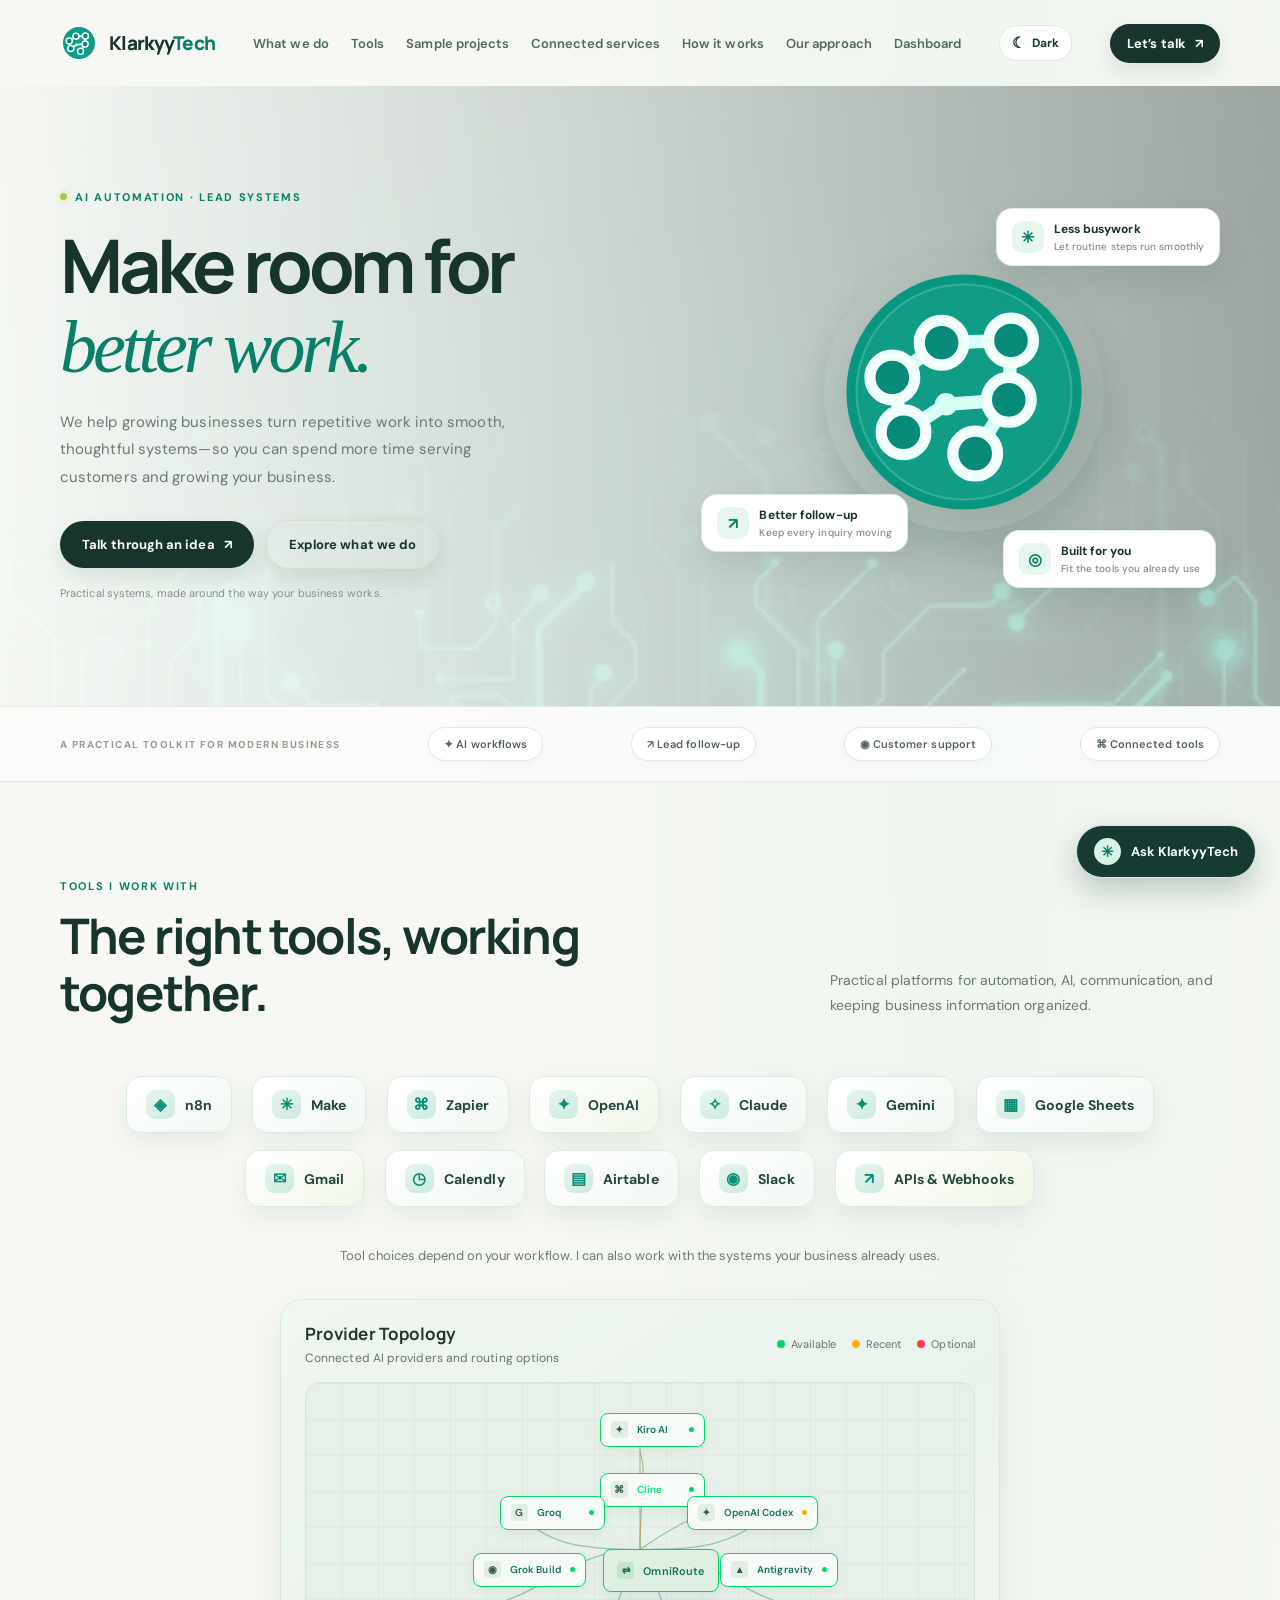
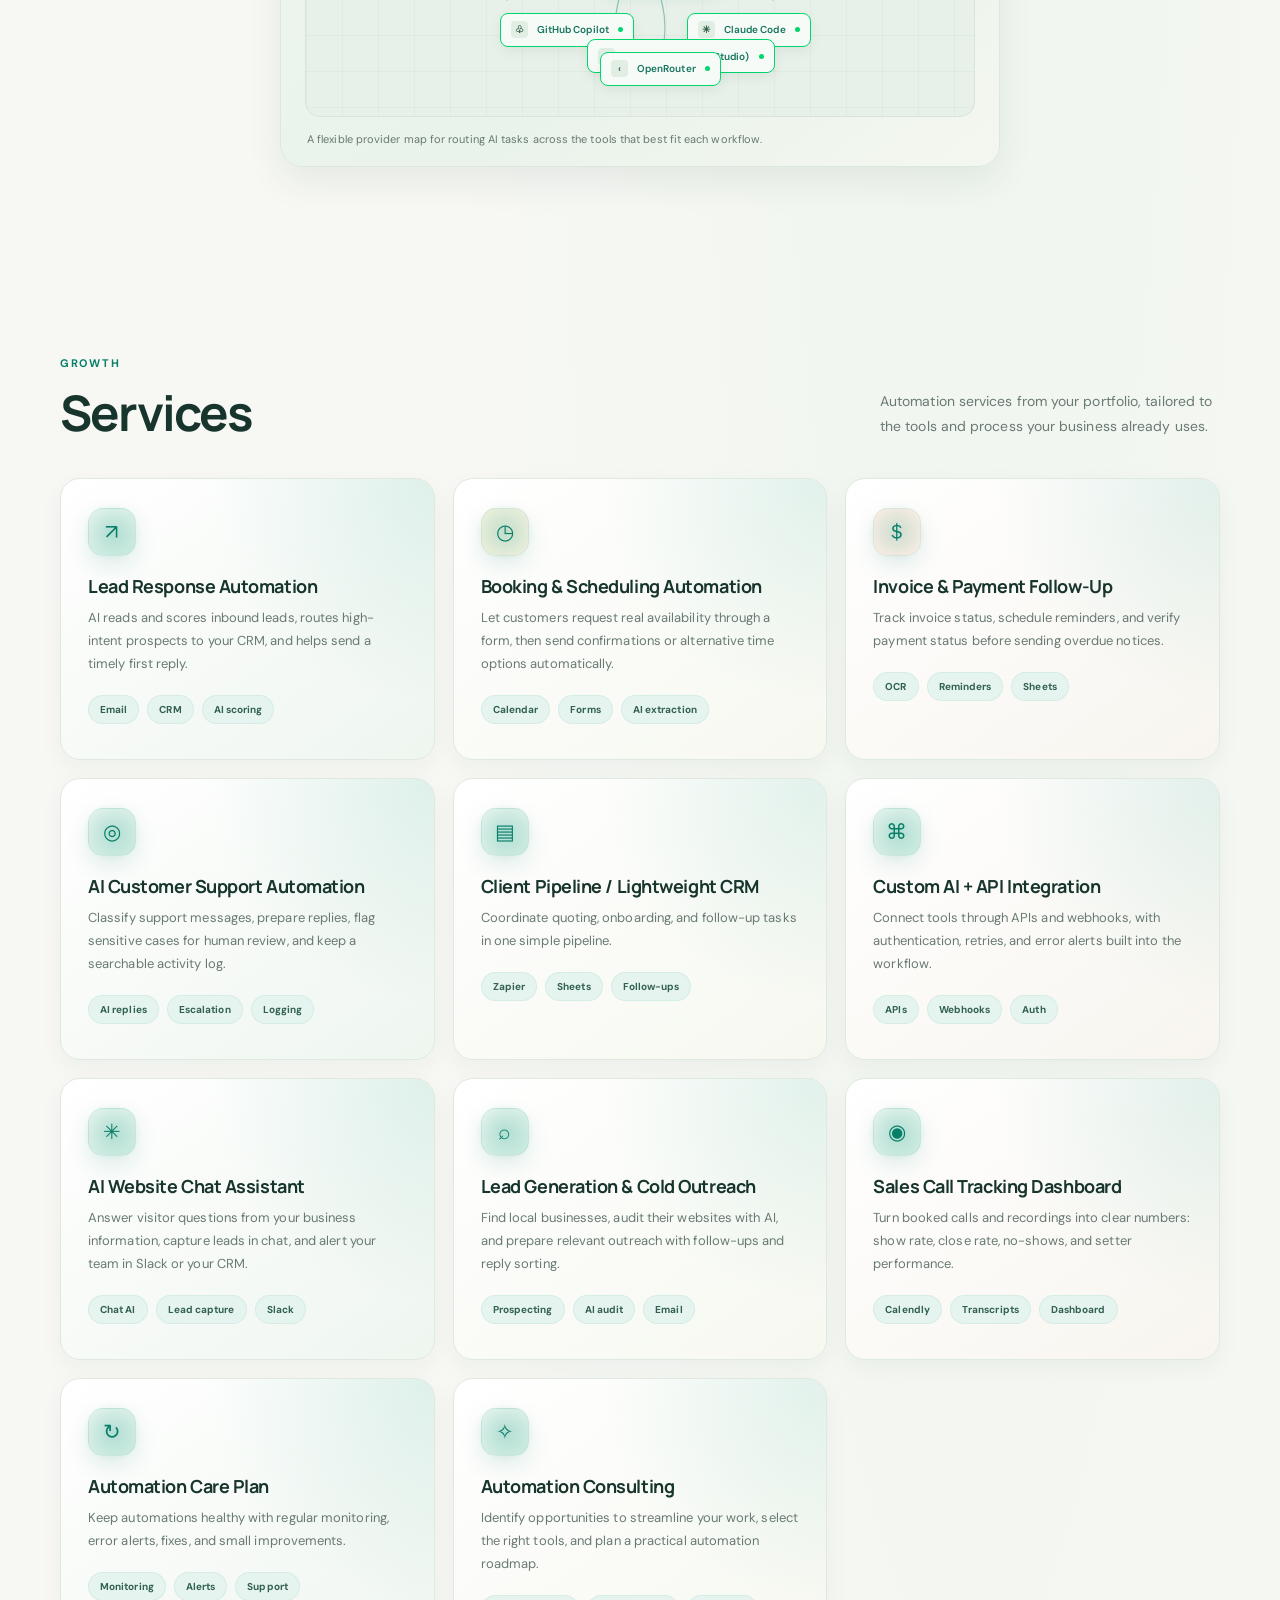
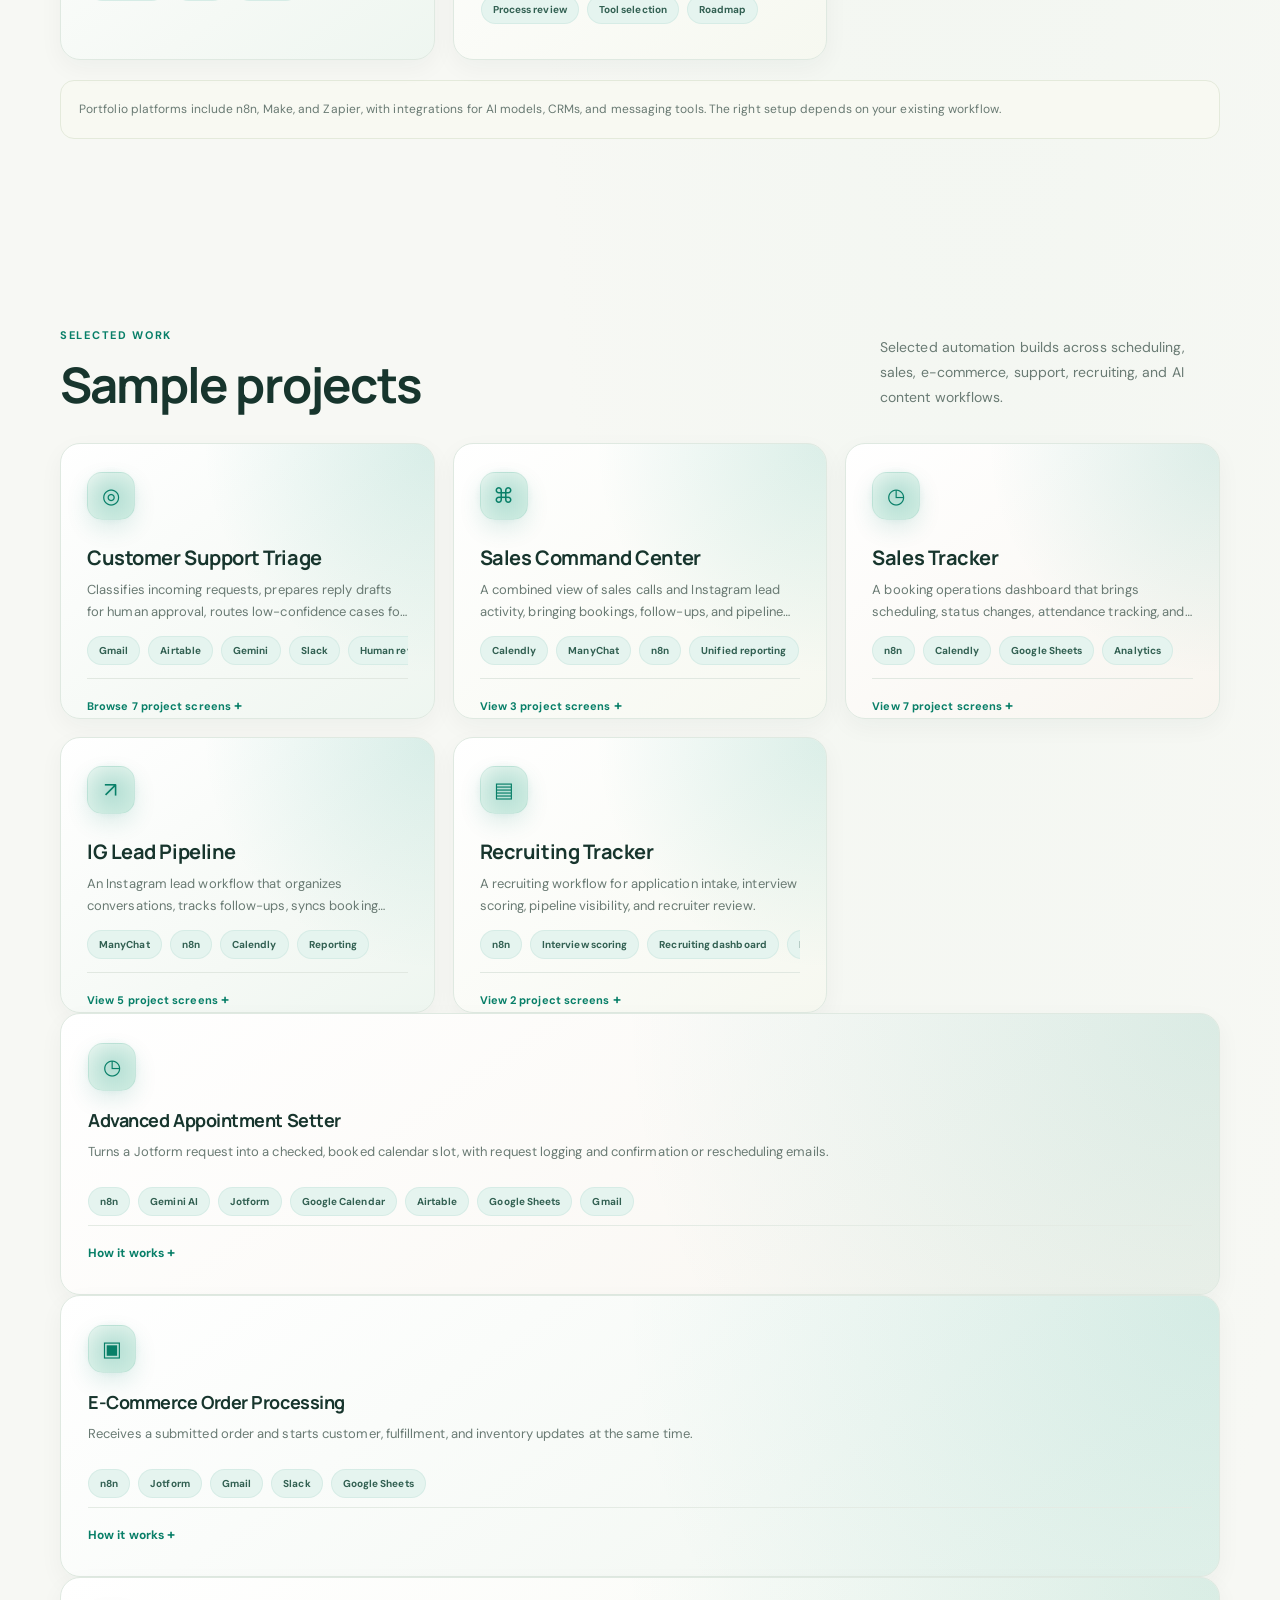
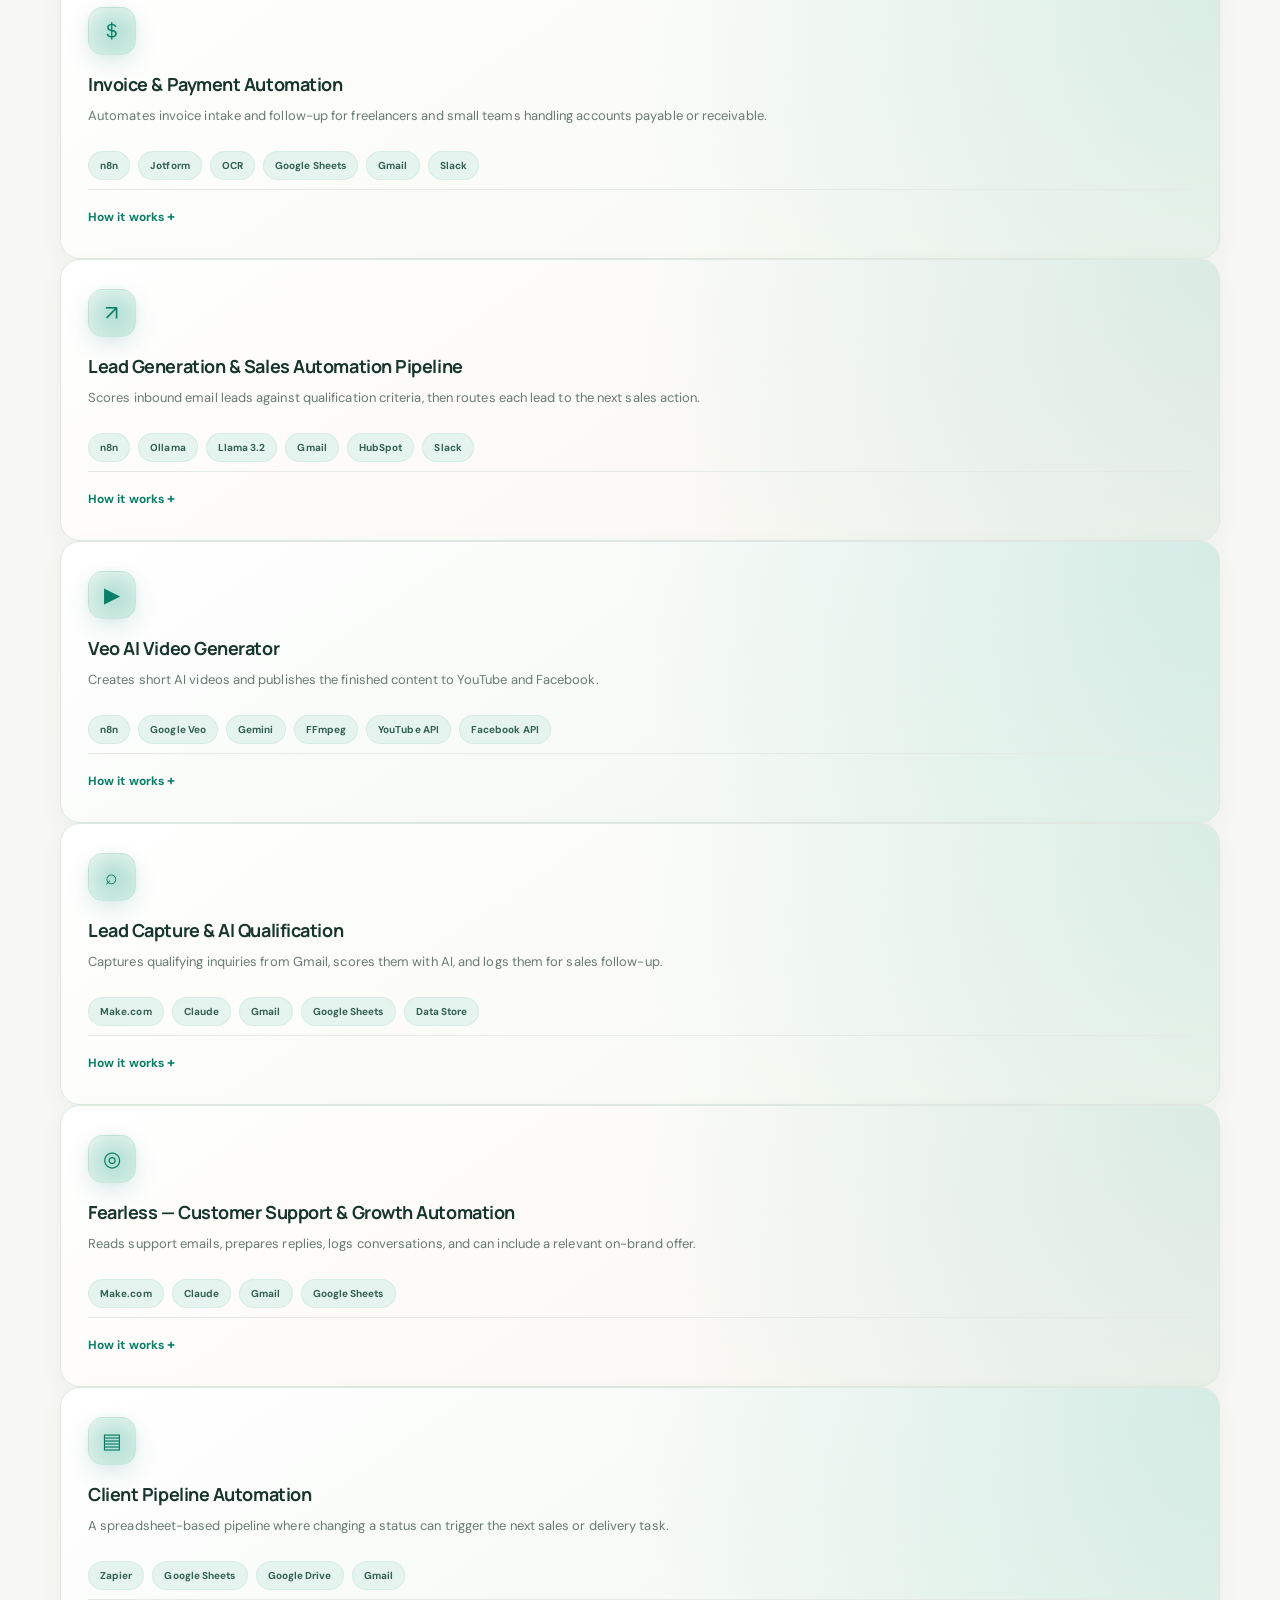
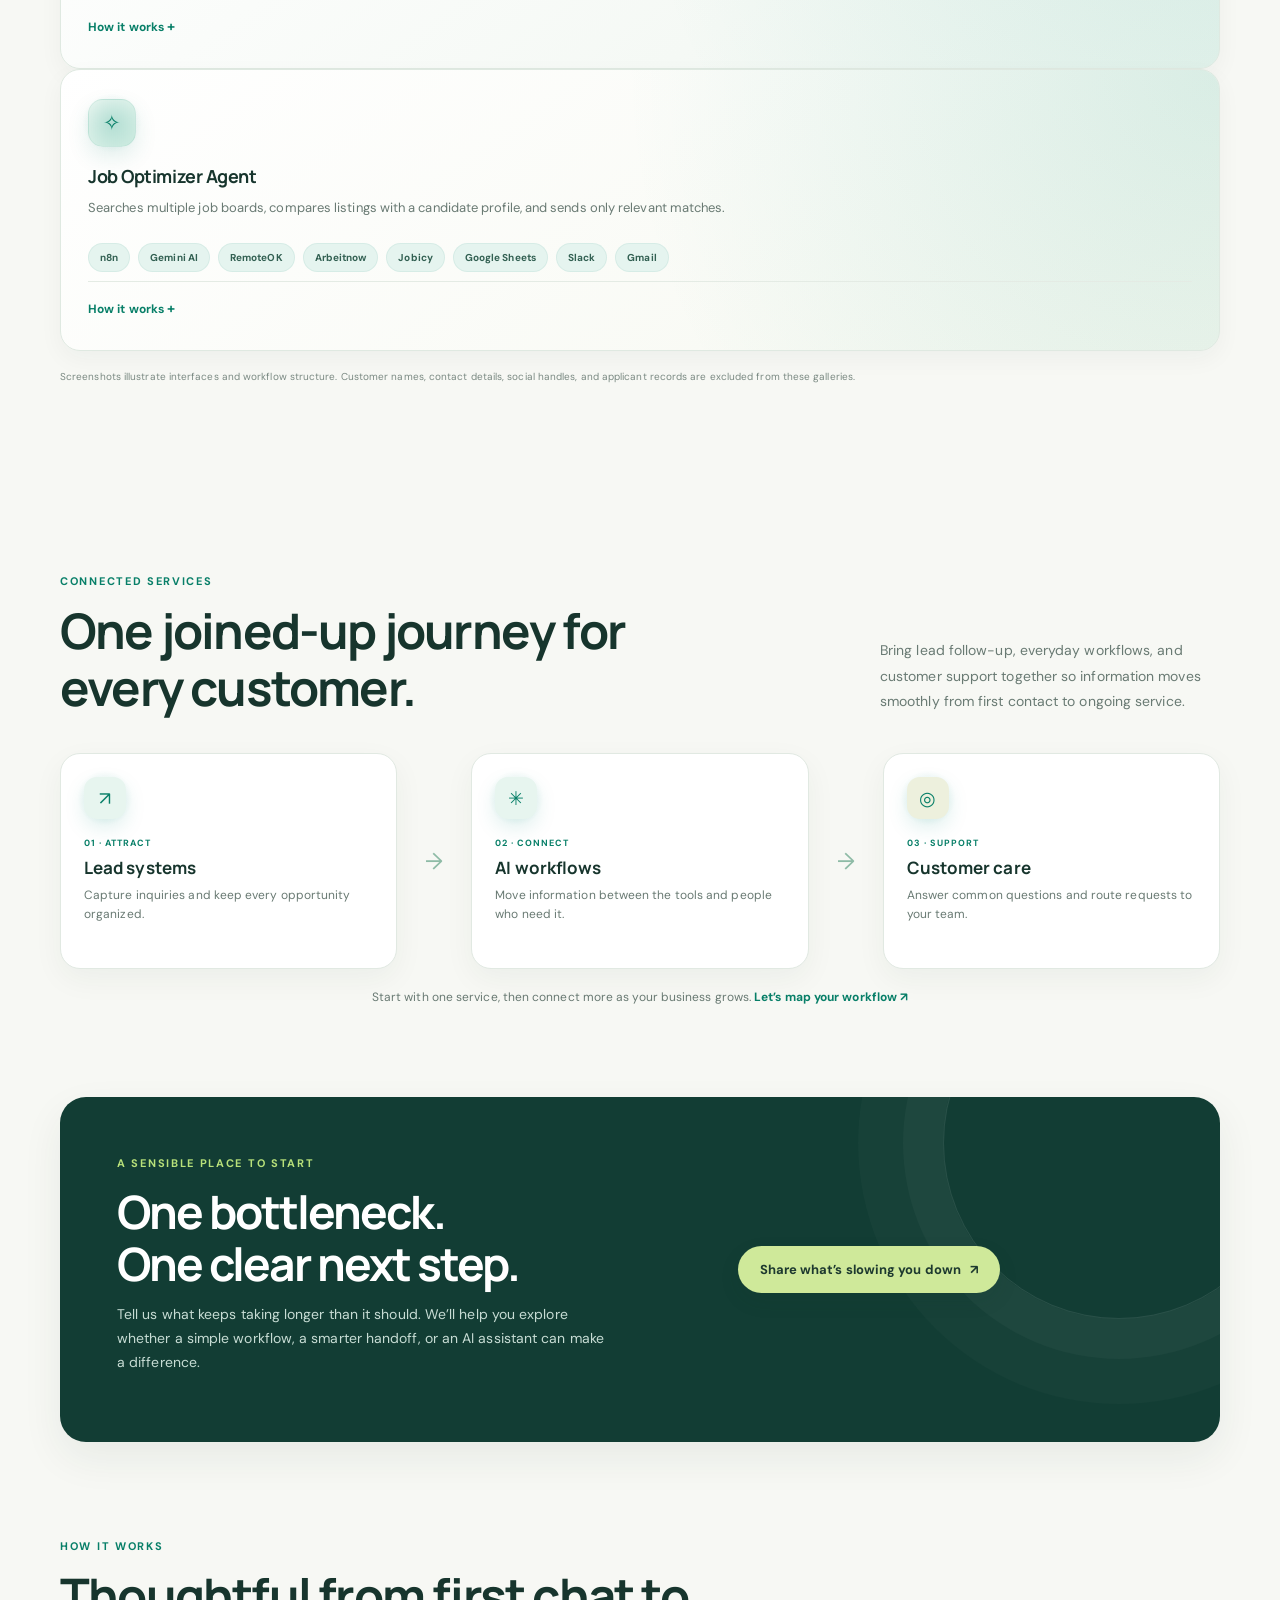
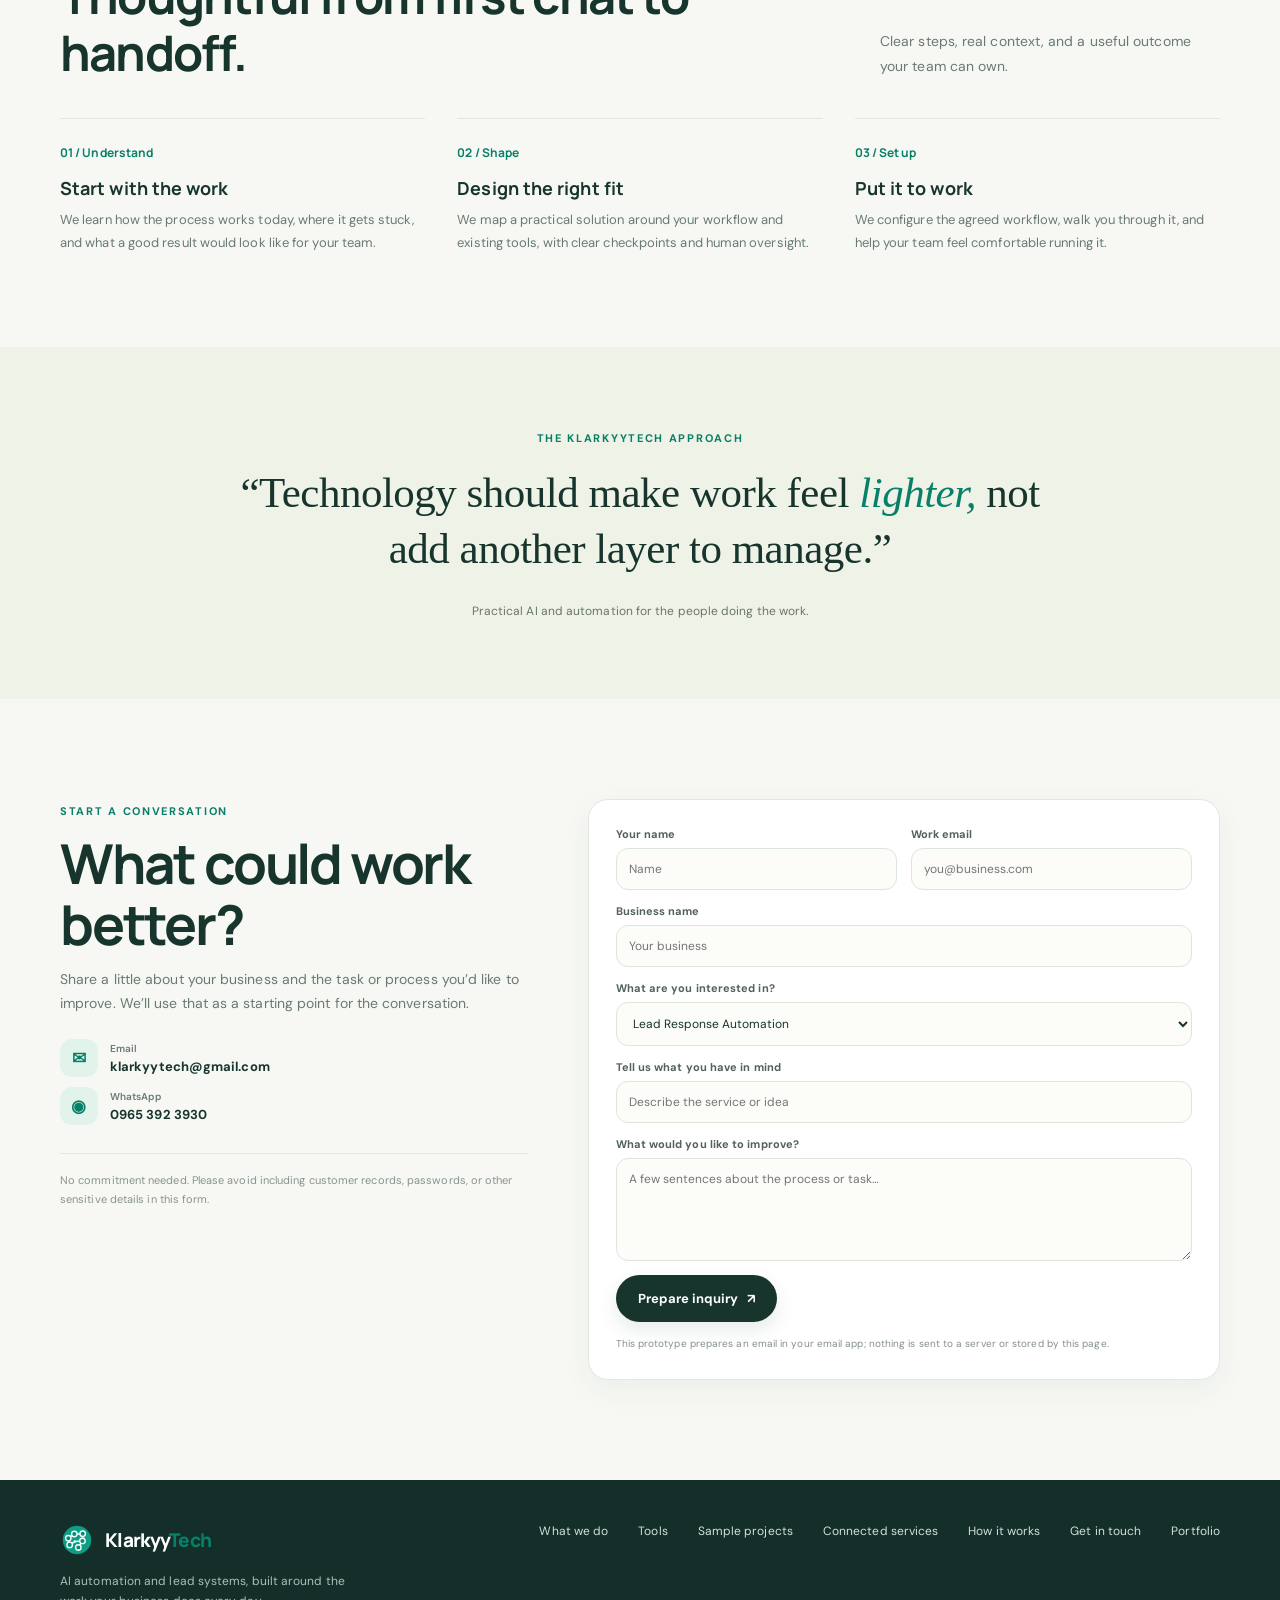
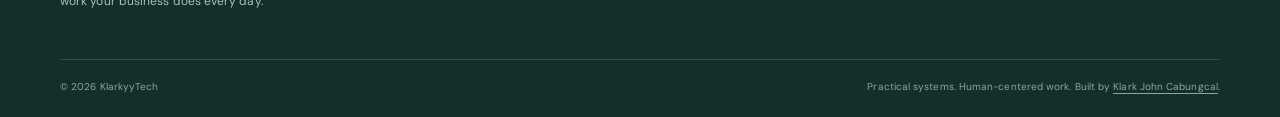
<file: klarkyytech/index.html>
<!DOCTYPE html>
<html lang="en">
<head>
<meta charset="utf-8"><meta name="viewport" content="width=device-width,initial-scale=1"><meta name="theme-color" content="#faf9f5"><meta name="description" content="KlarkyyTech helps growing businesses build practical AI automations and lead systems that make everyday work easier."><link rel="canonical" href="https://klarkyy00.github.io/Klark_portfolio/klarkyytech/"><meta property="og:type" content="website"><meta property="og:site_name" content="KlarkyyTech"><meta property="og:title" content="KlarkyyTech: Make room for better work"><meta property="og:description" content="KlarkyyTech helps growing businesses build practical AI automations and lead systems that make everyday work easier."><meta property="og:url" content="https://klarkyy00.github.io/Klark_portfolio/klarkyytech/"><meta property="og:image" content="https://klarkyy00.github.io/Klark_portfolio/klarkyytech/og-card.jpg"><meta property="og:image:width" content="1200"><meta property="og:image:height" content="630"><meta property="og:image:alt" content="KlarkyyTech: Make room for better work. Practical AI automations and lead systems for growing businesses."><meta name="twitter:card" content="summary_large_image"><meta name="twitter:title" content="KlarkyyTech: Make room for better work"><meta name="twitter:description" content="KlarkyyTech helps growing businesses build practical AI automations and lead systems that make everyday work easier."><meta name="twitter:image" content="https://klarkyy00.github.io/Klark_portfolio/klarkyytech/og-card.jpg"><title>KlarkyyTech — Make room for better work</title>
<style>
@import url('https://fonts.googleapis.com/css2?family=DM+Sans:wght@400;500;600;700&family=Manrope:wght@400;500;600;700;800&display=swap');
:root{--ink:#172d29;--muted:#667772;--paper:#faf9f5;--white:#fff;--green:#078d78;--mint:#dcf3eb;--line:#e5e9e2;--lime:#cff16a;--serif:Georgia,'Times New Roman',serif}*{box-sizing:border-box}html{scroll-behavior:smooth}body{margin:0;background:var(--paper);color:var(--ink);font-family:'DM Sans',sans-serif;-webkit-font-smoothing:antialiased}a{color:inherit;text-decoration:none}button,input,select,textarea{font:inherit}button{cursor:pointer}.wrap{width:min(1180px,calc(100% - 48px));margin:auto}.nav{height:82px;display:flex;align-items:center;justify-content:space-between}.logo{display:flex;align-items:center;gap:11px;font:800 18px Manrope;letter-spacing:-.7px}.logo img{width:38px;height:38px;border-radius:50%;object-fit:cover;object-position:center;background:transparent}.logo span span{color:var(--green)}.navlinks{display:flex;gap:24px;align-items:center;color:#536660;font-size:13px;font-weight:500}.navlinks a{white-space:nowrap}.navlinks a:hover,.footer a:hover{color:var(--green)}.navcta,.button{display:inline-flex;justify-content:center;align-items:center;gap:9px;border-radius:999px;background:var(--ink);color:white;padding:13px 20px;font-size:13px;font-weight:700;transition:transform .18s,background .18s}.navcta:hover,.button:hover{background:var(--green);transform:translateY(-1px)}.navcta{padding:11px 17px;white-space:nowrap;flex:none}.menu{display:none;border:1px solid var(--line);background:white;border-radius:50%;width:42px;height:42px;font-size:18px}.hero{padding:69px 0 84px;position:relative;overflow:hidden;isolation:isolate}.hero:after{content:"";position:absolute;z-index:-1;inset:0;pointer-events:none;background-image:linear-gradient(90deg,rgba(250,249,245,.90) 0%,rgba(250,249,245,.66) 42%,rgba(250,249,245,.32) 100%),url("circuit-board-background.webp");background-size:cover;background-position:center 42%;opacity:.82;filter:saturate(1.35) brightness(1.12) drop-shadow(0 0 16px rgba(7,151,127,.58));animation:circuit-drift 28s ease-in-out infinite alternate}.hero:before{content:'';position:absolute;width:0;height:0;pointer-events:none}.hero-grid{display:grid;grid-template-columns:1.08fr .92fr;gap:48px;align-items:center;position:relative}.eyebrow{display:inline-flex;gap:8px;align-items:center;color:var(--green);font-size:11px;font-weight:700;letter-spacing:1.5px;text-transform:uppercase}.eyebrow i{width:7px;height:7px;border-radius:50%;background:#9fc94c;box-shadow:0 0 0 4px #eaf3d9}.hero h1{max-width:650px;margin:21px 0 19px;font:700 clamp(48px,6.3vw,77px)/1.03 Manrope;letter-spacing:-5px}.hero h1 em{font:italic 400 1em var(--serif);letter-spacing:-4px;color:var(--green)}.hero-copy{max-width:500px;color:var(--muted);font-size:16px;line-height:1.75}.hero-actions{display:flex;gap:12px;align-items:center;margin-top:28px}.button{padding:15px 22px}.button.secondary{background:transparent;color:var(--ink);border:1px solid #d7ded5}.button.secondary:hover{color:white;border-color:var(--green);background:var(--green)}.micro{margin-top:17px;color:#84908a;font-size:11px}.visual{min-height:430px;position:relative;display:grid;place-items:center;isolation:isolate}.orb{display:none}.orb:after{content:'';position:absolute;inset:30px;border:1px solid #d8dfcf;border-radius:50%;animation:ring-turn 32s linear infinite}.orb:before{content:'';position:absolute;inset:75px;border:1px dashed #d1dbc7;border-radius:50%;animation:ring-turn 42s linear infinite reverse}.visual-logo{width:min(70%,280px);aspect-ratio:1;position:relative;border-radius:50%;box-shadow:0 20px 38px #17483d1c;filter:drop-shadow(0 22px 28px #17483d27);animation:mark-float 5s ease-in-out infinite;will-change:transform}.float{position:absolute;background:#fff;border:1px solid #edf0e9;border-radius:14px;padding:12px 15px;box-shadow:0 12px 30px #1e382018;display:flex;align-items:center;gap:10px;font-size:12px;font-weight:700;animation:drift 5s ease-in-out infinite}.float small{display:block;color:#7f8c85;font-size:10px;font-weight:500;margin-top:3px}.float.one{top:36px;right:0}.float.two{bottom:60px;left:-7px;animation-delay:-2s}.float.three{right:4px;bottom:24px;animation-delay:-3s}.ficon{width:32px;height:32px;border-radius:10px;background:#e6f5ee;display:grid;place-items:center;color:var(--green);font-size:16px}@keyframes drift{50%{transform:translateY(-7px)}}@keyframes service-icon-float{0%,100%{transform:translateY(0)}50%{transform:translateY(-5px)}}@keyframes service-icon-glow{from{opacity:.38;transform:scale(.88)}to{opacity:.95;transform:scale(1.12)}}@keyframes circuit-drift{0%{background-position:center 45%;transform:scale(1);filter:saturate(1.12) brightness(1.06) drop-shadow(0 0 12px rgba(7,151,127,.42))}50%{filter:saturate(1.35) brightness(1.22) drop-shadow(0 0 26px rgba(7,151,127,.82))}100%{background-position:52% 58%;transform:scale(1.045);filter:saturate(1.18) brightness(1.12) drop-shadow(0 0 18px rgba(7,151,127,.62))}}@keyframes mark-float{0%,100%{transform:translate3d(0,0,0) rotate(-2deg)}50%{transform:translate3d(0,-10px,0) rotate(2deg)}}@keyframes orbit-breathe{0%,100%{transform:scale(.97);box-shadow:0 0 0 0 #9bb49b00}50%{transform:scale(1.035);box-shadow:0 0 55px 5px #9bb49b20}}@keyframes ring-turn{to{transform:rotate(1turn)}}.trust{border-top:1px solid var(--line);border-bottom:1px solid var(--line);padding:18px 0}.trust-inner{display:flex;justify-content:space-between;align-items:center;gap:18px}.trust-label{color:#929c94;font-size:10px;text-transform:uppercase;letter-spacing:1.4px;font-weight:700}.pill{border:1px solid #e4e8df;border-radius:99px;padding:9px 14px;color:#54635c;font-size:11px;font-weight:600;background:#fff9;white-space:nowrap}.section{padding:104px 0}.section-head{display:flex;justify-content:space-between;align-items:end;gap:30px;margin-bottom:42px}.kicker{color:var(--green);font-size:11px;text-transform:uppercase;letter-spacing:1.5px;font-weight:700}.section h2{font:700 clamp(34px,4vw,49px)/1.14 Manrope;letter-spacing:-2.2px;margin:13px 0 0;max-width:650px}.section-head>p{max-width:340px;color:var(--muted);font-size:14px;line-height:1.7;margin:0 0 3px}.service-grid{display:grid;grid-template-columns:repeat(3,minmax(0,1fr));gap:16px}.service{background:linear-gradient(145deg,#ffffff 0%,#f1f8f3 58%,#e8f4ee 100%);border:1px solid #dcebe2;border-radius:17px;padding:27px 25px 25px;min-height:276px;position:relative;overflow:hidden;transition:transform .2s,box-shadow .2s}.service:before{content:"";position:absolute;inset:0;pointer-events:none;background:radial-gradient(circle at 100% 0%,rgba(7,151,127,.13),transparent 48%);opacity:.8}.service>*{position:relative}.service:nth-child(3n+2){background:linear-gradient(145deg,#fff 0%,#f1f7e9 100%)}.service:nth-child(3n){background:linear-gradient(145deg,#fff 0%,#f6f2e9 100%)}.service:hover{transform:translateY(-4px);box-shadow:0 17px 36px #1c3a2e0b}.service-icon{height:48px;width:48px;border-radius:15px;background:linear-gradient(145deg,#e7f5ef,#ccebe0);display:grid;place-items:center;font-size:21px;color:var(--green);position:relative;isolation:isolate;animation:service-icon-float 4.2s ease-in-out infinite;box-shadow:0 7px 18px rgba(7,141,120,.12);transition:transform .25s,box-shadow .25s}.service-icon:before{content:"";position:absolute;inset:-7px;border-radius:20px;background:radial-gradient(circle,rgba(7,141,120,.19),transparent 70%);z-index:-1;animation:service-icon-glow 3.4s ease-in-out infinite alternate}.service:nth-child(3n+2) .service-icon{animation-delay:-1.1s}.service:nth-child(3n) .service-icon{animation-delay:-2.2s}.service:hover .service-icon{transform:translateY(-5px) rotate(-5deg) scale(1.06);box-shadow:0 12px 24px rgba(7,141,120,.2)}.service:nth-child(2) .service-icon{background:#edf0dd}.service:nth-child(3) .service-icon{background:#f9eee4}.service h3{font:700 18px Manrope;letter-spacing:-.5px;margin:18px 0 9px}.service-tags{display:flex;flex-wrap:wrap;gap:8px;margin-top:18px}.service-tags span{border-radius:99px;padding:7px 11px;background:#e5f4ef;color:#326052;font-size:10px;font-weight:700}.service-platforms{margin-top:20px;padding:18px;border:1px solid #e4eadb;border-radius:14px;background:#f8f9f2;color:var(--muted);font-size:12px;line-height:1.7}.service p{font-size:13px;color:var(--muted);line-height:1.7;margin:0 0 19px}.arrow{color:var(--green);font-size:12px;font-weight:700}.flow{display:grid;grid-template-columns:1fr 58px 1fr 58px 1fr;align-items:center;gap:8px}.flow-card{display:grid;justify-items:start;align-content:start;min-height:216px;padding:23px;background:#fff;border:1px solid var(--line);border-radius:17px;transition:transform .2s,border-color .2s,box-shadow .2s}.flow-card:hover{transform:translateY(-3px);border-color:#b6daca;box-shadow:0 16px 32px #1c3a2e0b}.flow-icon{display:grid;place-items:center;width:42px;height:42px;margin-bottom:18px;border-radius:13px;background:#e7f5ef;color:var(--green);font-size:19px}.flow-icon{animation:service-icon-float 4.6s ease-in-out infinite;box-shadow:0 8px 20px rgba(7,141,120,.13);position:relative}.flow-card:nth-child(1) .flow-icon{animation-delay:0s}.flow-card:nth-child(3) .flow-icon{animation-delay:-1.5s}.flow-card:nth-child(5) .flow-icon{animation-delay:-3s}.flow-icon:after{content:"";position:absolute;inset:-7px;border-radius:inherit;background:radial-gradient(circle,rgba(7,141,120,.18),transparent 70%);z-index:-1;animation:service-icon-glow 3.6s ease-in-out infinite alternate}.flow-card:nth-of-type(3) .flow-icon{background:#edf0dd}.flow-card:nth-of-type(5) .flow-icon{background:#f9eee4}.flow-step{font-size:9px;letter-spacing:1px;color:var(--green);font-weight:700}.flow-card strong{margin:7px 0;font:700 17px Manrope}.flow-card small{color:var(--muted);font-size:12px;line-height:1.6}.flow-connector{display:grid;place-items:center;color:#8ebba6;font-size:23px}.flow-connector i{font-style:normal}.flow-note{margin:20px 0 0;text-align:center;color:var(--muted);font-size:12px}.flow-note a{color:var(--green);font-weight:700}.band{background:#123d34;color:#fff;border-radius:24px;padding:54px 57px;position:relative;overflow:hidden}.band:after{content:'';position:absolute;width:350px;height:350px;border:1px solid #ffffff19;border-radius:50%;right:-75px;top:-130px;box-shadow:0 0 0 40px #ffffff08,0 0 0 85px #ffffff05}.band-grid{display:grid;grid-template-columns:1.15fr .85fr;gap:45px;align-items:center;position:relative;z-index:1}.band .kicker{color:#b8e17a}.band h2{font:700 clamp(32px,4vw,46px)/1.12 Manrope;letter-spacing:-2px;margin:14px 0}.band p{max-width:490px;color:#c7dcd4;font-size:14px;line-height:1.7}.band .button{background:var(--lime);color:#1d392f}.band .button:hover{background:#fff}.steps{display:grid;grid-template-columns:repeat(3,1fr);gap:32px}.step{border-top:1px solid #dfe5dc;padding-top:19px}.step-num{color:var(--green);font:700 12px Manrope}.step h3{font:700 18px Manrope;margin:14px 0 9px}.step p{margin:0;color:var(--muted);font-size:13px;line-height:1.75}.quote{background:#eff2e7;padding:79px 0}.quote-inner{text-align:center;max-width:810px;margin:auto}.quote blockquote{margin:18px 0 23px;font:400 clamp(26px,4vw,43px)/1.3 var(--serif);letter-spacing:-.5px}.quote blockquote em{color:var(--green)}.quote small{color:#68766e;font-size:12px}.contact{padding:100px 0}.contact-grid{display:grid;grid-template-columns:.85fr 1.15fr;gap:60px;align-items:start}.contact h2{font:700 clamp(37px,4.8vw,55px)/1.1 Manrope;letter-spacing:-2.8px;margin:13px 0}.contact-intro p{color:var(--muted);font-size:14px;line-height:1.7}.contact-note{margin-top:28px;padding-top:17px;border-top:1px solid var(--line);color:#87938c;font-size:11px;line-height:1.7}.contact-links{display:grid;gap:10px;margin-top:23px}.contact-links a{display:flex;align-items:center;gap:12px;width:fit-content;color:var(--ink);font-size:13px;font-weight:700}.contact-links a>span:first-child{width:38px;height:38px;border-radius:12px;display:grid;place-items:center;background:#e2f3eb;color:var(--green);font-size:17px;transition:transform .2s,box-shadow .2s}.contact-links a:hover>span:first-child{transform:translateY(-3px);box-shadow:0 7px 16px #078d7833}.contact-links small{display:block;margin-bottom:3px;color:var(--muted);font-size:10px;font-weight:600}.contact-links a:focus-visible{outline:2px solid var(--green);outline-offset:4px;border-radius:4px}.form{background:#fff;border:1px solid var(--line);padding:27px;border-radius:22px;display:grid;grid-template-columns:1fr 1fr;gap:14px}.field{display:grid;gap:7px}.field.full{grid-column:1/-1}.field label{font-size:11px;font-weight:700;color:#52615a}.field input,.field select,.field textarea{width:100%;border:1px solid #e3e8e0;border-radius:9px;background:#fcfcf9;padding:12px;color:var(--ink);outline:0;font-size:12px}.field input:focus,.field select:focus,.field textarea:focus{border-color:#71b8a4;box-shadow:0 0 0 3px #e1f3ec}.field textarea{min-height:103px;resize:vertical}.form .button{border:0;grid-column:1/-1;width:max-content}.form-disclaimer{grid-column:1/-1;font-size:10px;color:#849089;line-height:1.55;margin:0}.form-result{grid-column:1/-1;display:none;color:var(--green);font-size:12px;line-height:1.5}.footer{background:#142f29;color:#fff;padding:43px 0 24px}.footer-top{display:flex;justify-content:space-between;gap:35px;align-items:start;padding-bottom:35px}.footer .logo{color:white}.footer .logo img{width:34px;height:34px;border-radius:50%}.footer-blurb{max-width:290px;color:#abc0b7;font-size:12px;line-height:1.7;margin-top:14px}.footer-links{display:flex;gap:30px;color:#d2e0db;font-size:12px}.footer-bottom{border-top:1px solid #ffffff20;padding-top:20px;display:flex;justify-content:space-between;color:#8da69c;font-size:10px}.mobile-nav{display:none}
@media(max-width:1050px){.service-grid{grid-template-columns:repeat(2,minmax(0,1fr))}}
@media(max-width:850px){.hero{padding:50px 0 65px}.hero-grid{grid-template-columns:1fr .8fr;gap:17px}.hero h1{font-size:58px}.visual{transform:scale(.85);margin:0 -25px}.trust-inner{justify-content:center;flex-wrap:wrap}.trust-label{width:100%;text-align:center}.section{padding:77px 0}.band{padding:42px}.contact-grid{gap:32px}}
@media(max-width:650px){.wrap{width:min(100% - 36px,520px)}.nav{height:68px}.navlinks{display:none}.menu{display:block}.theme-toggle{padding:9px 10px;font-size:11px}.navcta{margin-left:auto;margin-right:8px;padding:10px 13px;font-size:11px}.hero{padding:49px 0 37px}.hero-grid{display:flex;flex-direction:column;align-items:stretch;gap:2px}.hero h1{font-size:53px;letter-spacing:-3.8px;margin-top:17px}.hero h1 em{letter-spacing:-3px}.hero-copy{font-size:14px}.hero-actions{flex-wrap:wrap}.button{padding:14px 17px;font-size:12px}.visual{height:300px;min-height:300px;transform:none;margin:0}.orb{width:270px;height:270px}.visual-logo{width:148px;aspect-ratio:1;border-radius:50%}.float{padding:9px 11px;font-size:10px}.float small{font-size:9px}.float.one{top:14px;right:0}.float.two{bottom:38px;left:0}.float.three{bottom:5px;right:0}.ficon{width:28px;height:28px}.pill{font-size:10px;padding:8px 11px}.section{padding:69px 0}.section-head{display:block;margin-bottom:27px}.section-head>p{margin-top:14px}.section h2{font-size:37px}.service-grid{grid-template-columns:1fr;gap:11px}.service{min-height:auto;padding:21px}.service h3{margin-top:16px}.flow{grid-template-columns:1fr;gap:0}.flow-card{min-height:unset;grid-template-columns:44px 1fr;column-gap:13px;padding:16px}.flow-icon{grid-row:1/4;margin:0}.flow-step{align-self:end}.flow-connector{height:34px;transform:rotate(90deg)}.flow-note{line-height:1.7}.band{padding:31px 24px;border-radius:18px}.band-grid{grid-template-columns:1fr;gap:20px}.band h2{font-size:36px}.steps{grid-template-columns:1fr;gap:24px}.quote{padding:57px 0}.contact{padding:71px 0}.contact-grid{grid-template-columns:1fr;gap:25px}.contact h2{font-size:44px}.form{padding:19px;grid-template-columns:1fr}.field.full,.form .button,.form-disclaimer,.form-result{grid-column:auto}.form .button{width:100%}.footer-top{display:block}.footer-links{margin-top:23px;gap:20px;flex-wrap:wrap}.footer-bottom{gap:12px;flex-wrap:wrap}.mobile-nav.open{display:grid;position:absolute;top:65px;left:0;right:0;z-index:8;padding:11px 18px 17px;background:var(--paper);border-bottom:1px solid var(--line);box-shadow:0 15px 25px #193a2e14}.mobile-nav a{padding:12px 3px;font-size:13px;color:#536660}}
@media(max-width:650px){.hero:after{background-position:55% center;opacity:.5}}@media(prefers-reduced-motion:reduce){*,*:before,*:after{scroll-behavior:auto!important;animation:none!important;transition:none!important}.visual-logo,.orb,.orb:before,.orb:after,.hero:after,.service-icon,.service-icon:before,.flow-icon,.flow-icon:after{transform:none!important;will-change:auto!important;animation:none!important}}

html[data-theme="dark"]{--ink:#e8f2ed;--muted:#a5b8af;--paper:#101a17;--white:#17241f;--green:#71d3b5;--mint:#1b3930;--line:#2b4037;color-scheme:dark}
html[data-theme="dark"] body{background:var(--paper);color:var(--ink)}html[data-theme="dark"] .navlinks{color:#c0d1c8}html[data-theme="dark"] .menu,html[data-theme="dark"] .theme-toggle{background:#1b2b25;color:var(--ink);border-color:var(--line)}html[data-theme="dark"] .button.secondary{color:var(--ink);border-color:#3b5147}html[data-theme="dark"] .orb{background:#202d25}html[data-theme="dark"] .orb:before,html[data-theme="dark"] .orb:after{border-color:#35463a}html[data-theme="dark"] .float,html[data-theme="dark"] .flow-card,html[data-theme="dark"] .form{background:#17241f;border-color:#2b4037;color:var(--ink)}html[data-theme="dark"] .service{background:linear-gradient(145deg,#1b3028 0%,#172720 100%);border-color:#345247;color:var(--ink)}html[data-theme="dark"] .service:before{background:radial-gradient(circle at 100% 0%,rgba(7,151,127,.22),transparent 52%)}html[data-theme="dark"] .service:nth-child(3n+2){background:linear-gradient(145deg,#202f27 0%,#19271f 100%)}html[data-theme="dark"] .service:nth-child(3n){background:linear-gradient(145deg,#302d22 0%,#22271f 100%)}html[data-theme="dark"] .float small,html[data-theme="dark"] .service p,html[data-theme="dark"] .flow-card small,html[data-theme="dark"] .section-head>p,html[data-theme="dark"] .step p,html[data-theme="dark"] .contact-intro p{color:#a5b8af}html[data-theme="dark"] .service-tags span{background:#203b31;color:#b6ebd2}html[data-theme="dark"] .service-platforms{background:#17241f;border-color:#2b4037;color:#a5b8af}html[data-theme="dark"] .pill{background:#17241f;border-color:#2b4037;color:#c5d5cc}html[data-theme="dark"] .trust{border-color:#2b4037}html[data-theme="dark"] .quote{background:#1a2822}html[data-theme="dark"] .quote small{color:#a5b8af}html[data-theme="dark"] .field label{color:#d0ded6}html[data-theme="dark"] .field input,html[data-theme="dark"] .field select,html[data-theme="dark"] .field textarea{background:#101a17;border-color:#34483e;color:var(--ink)}html[data-theme="dark"] .field input::placeholder,html[data-theme="dark"] .field textarea::placeholder{color:#82968b}html[data-theme="dark"] .contact-note,html[data-theme="dark"] .micro{color:#9aada3}html[data-theme="dark"] .contact-links a{color:var(--ink)}html[data-theme="dark"] .contact-links a>span:first-child{background:#203b31;color:#8fe0c2}html[data-theme="dark"] .mobile-nav.open{background:#101a17;border-color:#2b4037}html[data-theme="dark"] .mobile-nav a{color:#c0d1c8}
.theme-toggle{flex:none;display:inline-flex;align-items:center;justify-content:center;gap:7px;padding:9px 12px;border:1px solid var(--line);border-radius:999px;background:#fff;color:var(--ink);font-size:12px;font-weight:700;white-space:nowrap}.theme-toggle:hover{border-color:var(--green)}.theme-toggle-icon{font-size:15px;line-height:1}

html[data-theme="dark"]{--ink:#e8f2ed;--muted:#a5b8af;--paper:#101a17;--white:#17241f;--green:#71d3b5;--mint:#1b3930;--line:#2b4037;color-scheme:dark}
html[data-theme="dark"] body{background:var(--paper);color:var(--ink)}html[data-theme="dark"] .navlinks{color:#c0d1c8}html[data-theme="dark"] .menu,html[data-theme="dark"] .theme-toggle{background:#1b2b25;color:var(--ink);border-color:var(--line)}html[data-theme="dark"] .button.secondary{color:var(--ink);border-color:#3b5147}html[data-theme="dark"] .button.secondary:hover{background:var(--green);color:#10231d;border-color:var(--green)}html[data-theme="dark"] .orb{background:#202d25}html[data-theme="dark"] .orb:before,html[data-theme="dark"] .orb:after{border-color:#35463a}html[data-theme="dark"] .float,html[data-theme="dark"] .service,html[data-theme="dark"] .flow-card,html[data-theme="dark"] .form{background:#17241f;border-color:#2b4037;color:var(--ink)}html[data-theme="dark"] .float small,html[data-theme="dark"] .service p,html[data-theme="dark"] .flow-card small,html[data-theme="dark"] .section-head>p,html[data-theme="dark"] .step p,html[data-theme="dark"] .contact-intro p{color:#a5b8af}html[data-theme="dark"] .pill{background:#17241f;border-color:#2b4037;color:#c5d5cc}html[data-theme="dark"] .trust{border-color:#2b4037}html[data-theme="dark"] .quote{background:#1a2822}html[data-theme="dark"] .quote small{color:#a5b8af}html[data-theme="dark"] .field label{color:#d0ded6}html[data-theme="dark"] .field input,html[data-theme="dark"] .field select,html[data-theme="dark"] .field textarea{background:#101a17;border-color:#34483e;color:var(--ink)}html[data-theme="dark"] .field input::placeholder,html[data-theme="dark"] .field textarea::placeholder{color:#82968b}html[data-theme="dark"] .contact-note,html[data-theme="dark"] .micro{color:#9aada3}html[data-theme="dark"] .mobile-nav.open{background:#101a17;border-color:#2b4037}html[data-theme="dark"] .mobile-nav a{color:#c0d1c8}
.theme-toggle{display:inline-flex;align-items:center;justify-content:center;gap:7px;padding:9px 12px;border:1px solid var(--line);border-radius:999px;background:#fff;color:var(--ink);font-size:12px;font-weight:700;white-space:nowrap}.theme-toggle:hover{border-color:var(--green)}.theme-toggle-icon{font-size:15px;line-height:1}

.project-grid{display:grid;grid-template-columns:repeat(3,minmax(0,1fr));gap:16px;align-items:stretch}.project-card{overflow:hidden;background:linear-gradient(145deg,#ffffff 0%,#f1f8f3 58%,#e8f4ee 100%);border:1px solid #dcebe2;border-radius:17px;box-shadow:0 5px 18px #19392a08;position:relative;padding:27px 25px 25px;height:276px;min-height:276px;display:flex;flex-direction:column;transition:transform .2s,box-shadow .2s}.project-card:before{content:"";position:absolute;inset:0;pointer-events:none;background:radial-gradient(circle at 100% 0%,rgba(7,151,127,.12),transparent 46%)}.project-card>*{position:relative}.project-card:before{background:radial-gradient(circle at 100% 0%,rgba(7,151,127,.13),transparent 50%)}.project-card .project-copy{display:flex;flex-direction:column;flex:1}.project-card:has(details[open]){height:auto;overflow:visible;z-index:2}.project-card:has(details[open]){height:auto;overflow:visible;z-index:2}.project-card .project-kind{display:none}.project-card h3{font-size:18px;line-height:1.25;margin:18px 0 9px;display:-webkit-box;-webkit-line-clamp:2;-webkit-box-orient:vertical;overflow:hidden}.project-card .project-copy>p{font-size:13px;line-height:1.7;display:-webkit-box;-webkit-line-clamp:2;-webkit-box-orient:vertical;overflow:hidden}.project-card .project-tags{gap:8px;margin:12px 0 0;flex-wrap:nowrap;overflow-x:auto;scrollbar-width:none}.project-card .project-tags::-webkit-scrollbar{display:none}.project-card .project-tags span{padding:7px 11px;font-size:10px;flex:none}.project-card:nth-child(3n+2){background:linear-gradient(145deg,#fff 0%,#f1f7e9 100%)}.project-card:nth-child(3n){background:linear-gradient(145deg,#fff 0%,#f6f2e9 100%)}.project-cover{display:none}.project-cover img{width:100%;height:100%;display:block;object-fit:cover;object-position:top center;transition:transform .35s}.project-cover:hover img{transform:scale(1.035)}.cover-open{position:absolute;right:12px;bottom:12px;padding:7px 10px;background:#fff;color:#18302d;border-radius:99px;font-size:10px;font-weight:700;box-shadow:0 4px 14px #0002}.project-art{height:48px;width:48px;display:grid;place-items:center;position:relative;overflow:visible;border-radius:15px;background:linear-gradient(145deg,#e7f5ef,#ccebe0);color:var(--green);box-shadow:0 7px 18px rgba(7,141,120,.12);margin-bottom:17px}.project-art span{width:100%;height:100%;display:grid;place-items:center;font-size:21px}.project-explanation{border-top:1px solid var(--line);margin-top:13px;padding-top:12px}.project-explanation summary{cursor:pointer;color:var(--green);font-size:11px;font-weight:700;list-style:none}.project-explanation summary::-webkit-details-marker{display:none}.project-explanation summary:after{content:" +";font-size:14px}.project-explanation[open] summary:after{content:" −"}.project-explanation ol{padding-left:18px;margin:10px 0 0;color:var(--muted);font-size:11px;line-height:1.65}.project-explanation li+li{margin-top:5px}.project-status{display:inline-flex;margin-top:5px;border-radius:99px;padding:5px 8px;background:#fff2d9;color:#805a13;font-size:9px;font-weight:700}.project-copy{padding:20px}.project-art+.project-copy{padding:0}.project-card .project-copy{padding:0}.project-art+.project-copy h3{font-size:18px;line-height:1.25;margin:18px 0 9px}.project-art+.project-copy>p{font-size:13px;line-height:1.7;min-height:0}.project-art+.project-copy .project-tags{gap:8px;margin:12px 0 0;flex-wrap:nowrap;overflow-x:auto;scrollbar-width:none}.project-art+.project-copy .project-tags::-webkit-scrollbar{display:none}.project-art+.project-copy .project-tags span{padding:7px 11px;font-size:10px}.project-art+.project-copy .project-explanation{margin-top:auto;padding-top:13px}.project-kind{font-size:10px;text-transform:uppercase;letter-spacing:1.1px;font-weight:700;color:var(--green)}.project-copy h3{font:700 20px Manrope;letter-spacing:-.6px;margin:8px 0}.project-copy>p{min-height:0;margin:0;color:var(--muted);font-size:12px;line-height:1.7}.project-tags{display:flex;flex-wrap:wrap;gap:7px;margin:14px 0}.project-tags span{background:#e5f4ef;color:#326052;border-radius:99px;padding:6px 9px;font-size:9px;font-weight:700}.project-gallery{border-top:1px solid var(--line);padding-top:13px;margin-top:13px}.project-gallery summary{cursor:pointer;list-style:none;color:var(--green);font-size:11px;font-weight:700}.project-gallery summary::-webkit-details-marker{display:none}.project-gallery summary:after{content:' +';font-size:14px}.project-gallery[open] summary:after{content:' −'}.project-shots{display:grid;grid-template-columns:repeat(2,minmax(0,1fr));gap:8px;margin-top:12px}.project-shot{display:block;overflow:hidden;border:1px solid var(--line);border-radius:10px;background:var(--paper)}.project-shot img{display:block;width:100%;aspect-ratio:16/10;object-fit:cover;object-position:top center}.project-shot span{display:block;padding:7px 8px;color:var(--muted);font-size:9px;line-height:1.4}.project-shot:hover{border-color:var(--green)}.shot-carousel{position:relative;margin-top:12px}.shot-viewport{overflow:hidden;border:1px solid var(--line);border-radius:12px;background:var(--paper)}.shot-track{display:flex;transition:transform .28s ease}.shot-slide{flex:0 0 100%;margin:0}.shot-slide img{display:block;width:100%;aspect-ratio:16/9;object-fit:contain;background:#11191c}.shot-slide figcaption{padding:9px 12px;color:var(--muted);font-size:11px}.shot-control{position:absolute;z-index:1;top:calc((100% - 40px)/2);width:36px;height:36px;border:1px solid var(--line);border-radius:50%;display:grid;place-items:center;background:var(--paper);color:var(--ink);font-size:21px;box-shadow:0 4px 14px #0002}.shot-control:hover{border-color:var(--green);color:var(--green)}.shot-control:focus-visible{outline:3px solid var(--green);outline-offset:2px}.shot-prev{left:9px}.shot-next{right:9px}.shot-count{text-align:center;color:var(--muted);font-size:10px;margin-top:8px}.project-privacy{margin:18px 0 0;color:var(--muted);font-size:10px;line-height:1.6}.projects .section-head{margin-bottom:30px}
@media(max-width:1050px){.project-grid{grid-template-columns:repeat(2,minmax(0,1fr))}.navlinks{gap:15px}}
@media(max-width:650px){.project-grid{grid-template-columns:1fr}.project-card{height:auto;min-height:0;padding:21px}.project-card .project-tags{flex-wrap:wrap;overflow:visible}.project-copy>p{min-height:0}.project-card .project-copy{padding:0}}
html[data-theme="dark"] .project-card{background:linear-gradient(145deg,#1b3028 0%,#172720 100%);border-color:#345247}html[data-theme="dark"] .project-card:before{background:radial-gradient(circle at 100% 0%,rgba(7,151,127,.22),transparent 52%)}html[data-theme="dark"] .project-art{background:linear-gradient(145deg,#24483a,#1b342b);color:#8fe0c2;box-shadow:0 7px 20px rgba(7,151,127,.2)}html[data-theme="dark"] .project-explanation{border-color:#2b4037}html[data-theme="dark"] .project-status{background:#3e341d;color:#f0d28a}html[data-theme="dark"] .project-card{background:linear-gradient(145deg,#1b3028,#172720);border-color:#345247}html[data-theme="dark"] .project-card:before{background:radial-gradient(circle at 100% 0%,rgba(7,151,127,.22),transparent 50%)}html[data-theme="dark"] .project-card:nth-child(3n+2){background:linear-gradient(145deg,#202f27,#19271f)}html[data-theme="dark"] .project-card:nth-child(3n){background:linear-gradient(145deg,#302d22,#22271f)}html[data-theme="dark"] .flow-icon{box-shadow:0 8px 22px rgba(7,151,127,.22)}html[data-theme="dark"] .flow-icon:after{background:radial-gradient(circle,rgba(7,151,127,.3),transparent 70%)}html[data-theme="dark"] .project-cover{background:#202d25}html[data-theme="dark"] .cover-open{background:#1b2b25;color:#e8f2ed}html[data-theme="dark"] .project-tags span{background:#203b31;color:#b6ebd2}html[data-theme="dark"] .project-shot{background:#101a17;border-color:#2b4037}html[data-theme="dark"] .project-gallery{border-color:#2b4037}html[data-theme="dark"] .shot-viewport{background:#101a17;border-color:#2b4037}html[data-theme="dark"] .shot-control{background:#17241f;border-color:#3b5147;color:#e8f2ed}
@media(max-width:960px){.navlinks{display:none}.menu{display:block}.mobile-nav.open{display:grid;position:absolute;top:65px;left:0;right:0;z-index:8;padding:11px 18px 17px;background:var(--paper);border-bottom:1px solid var(--line);box-shadow:0 15px 25px #193a2e14}.mobile-nav a{padding:12px 3px;font-size:13px;color:#536660}}

html[data-theme="dark"] .hero:before{display:none}html[data-theme="dark"] .hero:after{background-image:linear-gradient(90deg,rgba(16,26,23,.60) 0%,rgba(16,26,23,.34) 45%,rgba(16,26,23,.16) 100%),url("circuit-board-background.webp");opacity:.9;filter:saturate(1.42) brightness(1.24) drop-shadow(0 0 23px rgba(7,151,127,.72))}html[data-theme="dark"] .service-icon{background:linear-gradient(145deg,#24483a,#1b342b);color:#8fe0c2;box-shadow:0 7px 20px rgba(7,151,127,.2)}html[data-theme="dark"] .service-icon:before{background:radial-gradient(circle,rgba(7,151,127,.34),transparent 70%)}html[data-theme="dark"] .flow-icon,html[data-theme="dark"] .ficon{background:#203b31;color:#8fe0c2}html[data-theme="dark"] .service:nth-child(2) .service-icon,html[data-theme="dark"] .flow-card:nth-of-type(3) .flow-icon{background:#303a2a}html[data-theme="dark"] .service:nth-child(3) .service-icon,html[data-theme="dark"] .flow-card:nth-of-type(5) .flow-icon{background:#3a2d26}html[data-theme="dark"] .form-disclaimer{color:#a5b8af}html[data-theme="dark"] .step{border-color:#2b4037}html[data-theme="dark"] .navcta,html[data-theme="dark"] .button:not(.secondary){background:#e2f2eb;color:#12352b}html[data-theme="dark"] .navcta:hover,html[data-theme="dark"] .button:not(.secondary):hover{background:#71d3b5;color:#10231d}html[data-theme="dark"] .band .button{background:#cff16a;color:#1d392f}html[data-theme="dark"] .band .button:hover{background:#fff;color:#1d392f}html[data-theme="dark"] .project-gallery summary{color:#71d3b5}

.viewer{position:fixed;inset:0;z-index:1000;display:none;align-items:center;justify-content:center;padding:28px;background:rgba(7,13,12,.92);backdrop-filter:blur(8px)}.viewer.open{display:flex}.viewer-dialog{position:relative;width:min(1100px,100%);max-height:100%;display:grid;grid-template-rows:minmax(0,1fr) auto;justify-items:center}.viewer-image-wrap{position:relative;min-height:0;width:100%;height:min(78vh,760px);display:grid;place-items:center}.viewer-image{max-width:100%;max-height:100%;object-fit:contain;border-radius:10px;box-shadow:0 20px 70px #0008}.viewer-caption{color:#f2f6f3;text-align:center;font-size:13px;padding:14px 8px 0}.viewer-close,.viewer-arrow{position:absolute;z-index:2;width:46px;height:46px;border:1px solid #ffffff55;border-radius:50%;background:#14211ddd;color:#fff;display:grid;place-items:center;font-size:26px}.viewer-close{top:0;right:0}.viewer-arrow{top:50%;transform:translateY(-50%)}.viewer-prev{left:12px}.viewer-next{right:12px}.viewer-close:hover,.viewer-arrow:hover{background:var(--green);color:#092018}.viewer-close:focus-visible,.viewer-arrow:focus-visible{outline:3px solid #a8e6cf;outline-offset:3px}@media(max-width:650px){.viewer{padding:14px}.viewer-image-wrap{height:min(72vh,640px)}.viewer-arrow{width:42px;height:42px}.viewer-prev{left:5px}.viewer-next{right:5px}.viewer-close{top:-2px;right:-2px}}

/* Business polish */
:root{--green:#078d78;--brand-green:#07977f;--ink:#17332d;--muted:#657770;--paper:#fbfaf7;--line:#e2e9e2}
::selection{background:#ccece0;color:#123b31}
:focus-visible{outline:3px solid #42a88d;outline-offset:3px}
.nav{min-height:78px}.navlinks{font-size:13px;font-weight:600;gap:22px}.navlinks a{transition:color .18s ease}.navcta{box-shadow:0 8px 20px rgba(23,51,45,.13)}
.hero{padding-top:78px;padding-bottom:78px}.hero h1{letter-spacing:-4px;line-height:1.04}.hero-copy{font-size:16px;line-height:1.8}.hero:after{opacity:.68;filter:saturate(1.12) brightness(1.05) drop-shadow(0 0 14px rgba(7,151,127,.38))}
.trust{background:rgba(255,255,255,.42)}.pill{background:#fff;border-color:#e2e9e2}
.section-head{margin-bottom:38px}.section-head>p{font-size:14px;line-height:1.8}.service,.project-card,.flow-card,.form{box-shadow:0 8px 28px rgba(20,55,43,.045)}.service{border-radius:18px}.service:hover,.project-card:hover{box-shadow:0 15px 34px rgba(20,55,43,.09)}.service h3{line-height:1.35}.service p{line-height:1.75}.project-card{border-radius:18px}.project-card h3{line-height:1.3}.project-gallery summary,.project-explanation summary{padding:4px 0}.flow-card{border-radius:18px}.step{padding-top:22px}.contact h2{letter-spacing:-2.2px}.form{border-radius:20px;box-shadow:0 12px 35px rgba(20,55,43,.06)}
html[data-theme="dark"] .trust{background:rgba(23,36,31,.56)}html[data-theme="dark"] .pill{background:#17241f;border-color:#2b4037}html[data-theme="dark"] .navcta{box-shadow:0 8px 20px rgba(0,0,0,.2)}
@media(max-width:650px){.hero{padding-top:52px;padding-bottom:42px}.hero h1{letter-spacing:-3px}.section-head{margin-bottom:28px}}
@media(prefers-reduced-motion:reduce){.service:hover,.project-card:hover,.flow-card:hover{transform:none!important}}
/* Floating website assistant */
.assist-launch{position:fixed;right:24px;bottom:22px;z-index:90;display:flex;align-items:center;gap:10px;padding:12px 17px;border:1px solid #d4e9df;border-radius:999px;background:#173b32;color:#fff;font-size:13px;font-weight:700;box-shadow:0 12px 30px rgba(15,55,44,.24);transition:transform .2s,box-shadow .2s}.assist-launch:hover{transform:translateY(-3px);box-shadow:0 16px 36px rgba(15,55,44,.3)}.assist-launch-icon{width:27px;height:27px;border-radius:50%;display:grid;place-items:center;background:#d7f2e7;color:#087d68;font-size:15px}.assist-panel{position:fixed;right:24px;bottom:82px;z-index:90;width:min(380px,calc(100vw - 32px));height:min(540px,calc(100dvh - 120px));display:none;grid-template-rows:auto 1fr auto auto;overflow:hidden;border:1px solid #dce8df;border-radius:22px;background:#fff;color:#17332d;box-shadow:0 24px 80px rgba(10,36,28,.24)}.assist-panel.open{display:grid;animation:assist-rise .22s ease-out}.assist-head{display:flex;align-items:center;justify-content:space-between;padding:17px 18px;background:linear-gradient(135deg,#eff8f2,#e2f2e9);border-bottom:1px solid #dce8df}.assist-brand{display:flex;align-items:center;gap:11px}.assist-avatar{width:38px;height:38px;border-radius:13px;display:grid;place-items:center;background:#d2eee1;color:#078d78;font-size:19px}.assist-head strong{display:block;font:700 14px Manrope}.assist-head small{display:block;margin-top:3px;color:#647770;font-size:10px}.assist-close{width:34px;height:34px;border:0;border-radius:50%;background:#fff;color:#34554a;font-size:21px}.assist-log{overflow:auto;padding:17px;display:flex;flex-direction:column;gap:11px;background:#fbfcfa}.assist-msg{max-width:90%;padding:11px 13px;border-radius:15px;font-size:12px;line-height:1.6;white-space:pre-line;overflow-wrap:anywhere}.assist-msg.bot{align-self:flex-start;background:#edf5ef;border:1px solid #e1ebe3;border-bottom-left-radius:5px}.assist-msg.user{align-self:flex-end;background:#173b32;color:#fff;border-bottom-right-radius:5px}.assist-suggestions{display:flex;flex-wrap:wrap;gap:7px;padding:0 14px 12px;background:#fbfcfa}.assist-suggestions button{border:1px solid #cfe5d9;border-radius:999px;background:#fff;color:#226451;padding:7px 10px;font-size:10px;font-weight:700}.assist-suggestions button:hover{background:#eaf6ef}.assist-form{display:flex;gap:8px;padding:12px;border-top:1px solid #e5ece5;background:#fff}.assist-form input{min-width:0;flex:1;padding:11px 12px;border:1px solid #dce6de;border-radius:12px;color:#17332d;font-size:12px;outline:none}.assist-form input:focus{border-color:#62b99c;box-shadow:0 0 0 3px #e2f3eb}.assist-form button{width:42px;border:0;border-radius:12px;background:#078d78;color:#fff;font-size:18px}.assist-form button:disabled{opacity:.5}.assist-contact{padding:0 16px 13px;background:#fff;color:#71827a;font-size:10px;text-align:center}.assist-contact a{color:#087d68;font-weight:700}.assist-contact a:hover{text-decoration:underline}@keyframes assist-rise{from{opacity:0;transform:translateY(10px)}to{opacity:1;transform:translateY(0)}}html[data-theme="dark"] .assist-panel{background:#17241f;color:#e8f2ed;border-color:#365247}html[data-theme="dark"] .assist-head{background:linear-gradient(135deg,#203c31,#1a3028);border-color:#365247}html[data-theme="dark"] .assist-head small,html[data-theme="dark"] .assist-contact{color:#a5b8af}html[data-theme="dark"] .assist-close,html[data-theme="dark"] .assist-suggestions button{background:#20352c;color:#d6eee2;border-color:#385348}html[data-theme="dark"] .assist-log,html[data-theme="dark"] .assist-suggestions,html[data-theme="dark"] .assist-form,html[data-theme="dark"] .assist-contact{background:#14211c}html[data-theme="dark"] .assist-msg.bot{background:#20352c;border-color:#385348;color:#e8f2ed}html[data-theme="dark"] .assist-form{border-color:#2b4037}html[data-theme="dark"] .assist-form input{background:#101a17;border-color:#3a5146;color:#e8f2ed}html[data-theme="dark"] .assist-contact a{color:#8fe0c2}@media(max-width:650px){.assist-launch{right:14px;bottom:14px}.assist-panel{right:10px;bottom:76px;width:calc(100vw - 20px);height:min(520px,calc(100dvh - 100px));border-radius:18px}}@media(prefers-reduced-motion:reduce){.assist-panel.open{animation:none}.assist-launch{transition:none}}
/* Floating tool stack */
.tools-section{overflow:hidden}.tools-cloud{display:flex;flex-wrap:wrap;justify-content:center;align-items:center;gap:17px 20px;padding:18px 8px 22px}.tool-chip{--lift:0px;position:relative;display:inline-flex;align-items:center;gap:10px;padding:13px 19px;border:1px solid #dcebe2;border-radius:15px;background:linear-gradient(145deg,#fff 0%,#f1f8f3 100%);color:#23463c;font-size:14px;font-weight:700;box-shadow:0 10px 24px rgba(22,65,49,.08);animation:tool-float 5.8s ease-in-out infinite;animation-delay:var(--delay,0s);transition:box-shadow .22s,border-color .22s,background .22s;will-change:transform}.tool-chip i{display:grid;place-items:center;width:29px;height:29px;border-radius:9px;background:linear-gradient(145deg,#e7f5ef,#ccebe0);color:#078d78;font-style:normal;font-size:16px}.tool-chip:nth-child(3n+2){--delay:-1.4s}.tool-chip:nth-child(3n){--delay:-2.8s}.tool-chip:nth-child(4n){background:linear-gradient(145deg,#fff 0%,#f1f7e9 100%)}.tool-chip:hover{box-shadow:0 16px 30px rgba(7,141,120,.15);border-color:#9bcdb9}.tool-chip:nth-child(even){animation-direction:reverse}.tools-note{margin:16px auto 0;text-align:center;color:var(--muted);font-size:13px;line-height:1.7}.tools-section .section-head>p{max-width:390px}@keyframes tool-float{0%,100%{transform:translate3d(0,0,0) rotate(-.5deg)}50%{transform:translate3d(0,-9px,0) rotate(.5deg)}}
html[data-theme="dark"] .tool-chip{background:linear-gradient(145deg,#1b3028,#172820);border-color:#2f4c3e;color:#e4f1e8;box-shadow:0 10px 24px rgba(0,0,0,.18)}html[data-theme="dark"] .tool-chip:nth-child(4n){background:linear-gradient(145deg,#1b3028,#202d20)}html[data-theme="dark"] .tool-chip i{background:linear-gradient(145deg,#254b3d,#1b4035);color:#8fe0c2}html[data-theme="dark"] .tool-chip:hover{border-color:#5a9c7f;box-shadow:0 16px 30px rgba(0,0,0,.3)}
@media(max-width:650px){.tools-cloud{gap:12px;padding:8px 0 14px}.tool-chip{font-size:12px;padding:10px 13px;gap:8px}.tool-chip i{width:26px;height:26px;font-size:14px}}
@media(prefers-reduced-motion:reduce){.tool-chip{animation:none;will-change:auto}}/* Provider topology graphic */
.topology-card{margin:32px auto 0;width:min(100%,760px);padding:25px 27px 20px;border:1px solid #34564c;border-radius:22px;background:linear-gradient(145deg,#17382f 0%,#122b25 58%,#1a3028 100%);color:#e5eee9;box-shadow:0 18px 42px rgba(3,17,13,.2)}.topology-head{display:flex;justify-content:space-between;align-items:center;gap:18px;padding-bottom:16px}.topology-head strong{display:block;font:700 17px Manrope;color:#e6e8ed}.topology-head small{display:block;margin-top:5px;color:#9ca3af;font-size:12px}.topology-legend{display:flex;gap:16px;color:#aab0b9;font-size:11px}.topology-legend span{display:flex;align-items:center;gap:6px}.topology-legend i{width:8px;height:8px;border-radius:50%;background:#00d66b}.topology-legend .status-recent{background:#ffad0a}.topology-legend .status-error{background:#ff3d4e}.topology-map{height:360px;position:relative;overflow:hidden;border:1px solid rgba(148,190,169,.16);border-radius:15px;background-color:#10221e;background-image:linear-gradient(rgba(203,235,216,.035) 1px,transparent 1px),linear-gradient(90deg,rgba(203,235,216,.035) 1px,transparent 1px);background-size:36px 36px}.topology-lines{position:absolute;inset:0;width:100%;height:100%}.topology-lines path{fill:none;stroke:rgba(0,214,107,.33);stroke-width:1.2;vector-effect:non-scaling-stroke}.topology-lines .line-recent{stroke:rgba(255,173,10,.5)}.topology-lines .line-optional{stroke:rgba(255,61,78,.55)}.provider-node{position:absolute;z-index:1;display:flex;align-items:center;gap:9px;min-width:105px;height:34px;padding:0 10px;border:1px solid #00d66b;border-radius:8px;background:#111a1b;color:#00e676;font:600 10px 'DM Sans',sans-serif;white-space:nowrap;box-shadow:0 0 12px rgba(0,214,107,.08);animation:provider-hover 6s ease-in-out infinite}.provider-node>i{width:17px;height:17px;display:grid;place-items:center;border-radius:4px;background:#202a31;color:#e7f2ed;font-size:10px;font-style:normal}.provider-node>b{width:5px;height:5px;border-radius:50%;background:#00d66b;margin-left:auto}.provider-node.is-recent{border-color:#00d66b}.provider-node.is-recent>b{background:#ffad0a}.provider-node.is-optional{border-color:#ff3d4e;color:#ff6271;animation-name:provider-error}.provider-node.is-optional>b{background:#ff3d4e}.provider-node.is-router{min-width:116px;height:43px;justify-content:center;border-color:#ff3d4e;background:#261a22;color:#ff6371;font-size:11px;animation:none}.provider-node.is-router>i{background:#492631;color:#ff6371}.provider-node.is-router>b{display:none}.node-kira{left:44%;top:9%}.node-cline{left:44%;top:27%}.node-groq{left:29%;top:34%}.node-openai{left:57%;top:34%}.node-grok{left:25%;top:51%}.node-router{left:44.5%;top:50%}.node-antigravity{left:62%;top:51%}.node-copilot{left:29%;top:69%}.node-claude{left:57%;top:69%}.node-gemini{left:42%;top:77%}.node-openrouter{left:44%;top:91%;transform:translateY(-100%)}.node-groq,.node-copilot{animation-delay:-1.2s}.node-openai,.node-gemini{animation-delay:-2.3s}.node-grok,.node-openrouter{animation-delay:-3.4s}.node-antigravity,.node-kira{animation-delay:-4.5s}@keyframes provider-hover{0%,100%{translate:0 0}50%{translate:0 -4px}}@keyframes provider-error{0%,100%{box-shadow:0 0 8px rgba(255,61,78,.04)}50%{box-shadow:0 0 18px rgba(255,61,78,.2)}}.topology-caption{margin:14px 2px 0;color:#9ca3af;font-size:11px;line-height:1.6}
html[data-theme="dark"] .topology-card{box-shadow:0 22px 55px rgba(0,0,0,.3)}
@media(max-width:650px){.topology-card{margin-top:28px;width:100%;padding:18px 15px 16px}.topology-head{align-items:flex-start;flex-direction:column}.topology-legend{gap:12px}.topology-map{height:350px}.provider-node{min-width:84px;height:30px;gap:5px;padding:0 7px;font-size:8px}.provider-node>i{width:14px;height:14px;font-size:8px}.provider-node.is-router{min-width:92px;height:38px}.node-kira,.node-cline{left:42%}.node-groq{left:17%}.node-openai{left:60%}.node-grok{left:10%}.node-router{left:41%}.node-antigravity{left:65%}.node-copilot{left:16%}.node-claude{left:60%}.node-gemini{left:37%}.node-openrouter{left:40%}.topology-lines path{stroke-width:1}}
@media(prefers-reduced-motion:reduce){.provider-node{animation:none}}/* Display the named sample builds as service-style tiles */
.project-grid:has(.project-detail-tile){grid-template-columns:repeat(3,minmax(0,1fr));gap:16px}.project-detail-tile{height:auto;min-height:276px;padding:27px 25px 25px;display:flex;flex-direction:column;border-radius:18px}.project-detail-tile .project-art{margin-bottom:0}.project-detail-tile .project-copy{display:flex;flex:1;flex-direction:column}.project-detail-tile .project-copy h3{margin:18px 0 9px;display:block;overflow:visible;-webkit-line-clamp:unset}.project-detail-tile .project-copy>p{display:block;overflow:visible;-webkit-line-clamp:unset;line-height:1.7}.project-detail-tile .project-tags{flex-wrap:wrap;overflow:visible;white-space:normal;margin-top:auto;padding-top:12px}.project-detail-tile .project-tags span{border-radius:99px}.project-detail-tile .project-explanation{margin-top:15px;padding-top:12px}.project-detail-tile:has(.project-explanation[open]){height:auto;overflow:visible;z-index:3}
@media(max-width:1050px){.project-grid:has(.project-detail-tile){grid-template-columns:repeat(2,minmax(0,1fr))}}
@media(max-width:650px){.project-grid:has(.project-detail-tile){grid-template-columns:1fr}.project-detail-tile{min-height:250px;padding:23px 21px}}/* Gently floating icons across service and project tiles */
.service-icon,.project-art{animation:service-icon-float 3.1s ease-in-out infinite!important;will-change:transform;transform:translateZ(0)}.service-icon{animation-name:service-icon-float!important}.project-card .project-art{animation-name:project-icon-float!important}.project-art:after{content:"";position:absolute;inset:-7px;border-radius:20px;background:radial-gradient(circle,rgba(7,141,120,.18),transparent 70%);z-index:-1;animation:service-icon-glow 3.4s ease-in-out infinite alternate;pointer-events:none}.service:nth-child(3n+2) .service-icon,.project-card:nth-child(3n+2) .project-art{animation-delay:-1.1s}.service:nth-child(3n) .service-icon,.project-card:nth-child(3n) .project-art{animation-delay:-2.2s}.project-art span{position:relative}@keyframes project-icon-float{0%,100%{transform:translate3d(0,0,0) rotate(-1deg)}50%{transform:translate3d(0,-8px,0) rotate(1deg)}}.service-icon,.project-art{animation-play-state:running!important}.service:hover .service-icon,.project-card:hover .project-art{animation-play-state:running!important}
/* Keep Cline and OmniRoute in the green provider state */
.provider-node.is-optional{border-color:#00d66b;color:#00e676;animation-name:provider-hover}.provider-node.is-optional>b{background:#00d66b}.provider-node.is-router{border-color:#00d66b;background:#15372c;color:#8fe0a7;box-shadow:0 0 18px rgba(0,214,107,.13)}.provider-node.is-router>i{background:#205239;color:#8fe0a7}.topology-lines .line-optional{stroke:rgba(0,214,107,.38)}
@media(prefers-reduced-motion:reduce){.service-icon,.project-art{animation:none!important;will-change:auto}.project-art:after{animation:none}}/* Refined, editorial polish */
:root{--ink:#17352d;--muted:#697a73;--paper:#f7f8f4;--white:#fff;--green:#087f68;--mint:#e2f2e9;--line:#e1e8e1;--lime:#cfe99a}
body{background:radial-gradient(ellipse at 76% 5%,rgba(216,237,224,.26),transparent 38%),var(--paper);letter-spacing:.005em}.wrap{width:min(1160px,calc(100% - 56px))}.nav{height:86px}.logo{font-size:19px}.navlinks{gap:22px;color:#52675f}.navcta,.button{box-shadow:0 8px 20px rgba(22,55,44,.1);transition:transform .25s ease,background .25s ease,box-shadow .25s ease}.navcta:hover,.button:hover{box-shadow:0 12px 26px rgba(8,127,104,.2);transform:translateY(-2px)}
.hero{padding:86px 0 94px}.hero:after{opacity:.55;filter:saturate(.95) brightness(1.08) drop-shadow(0 0 14px rgba(7,151,127,.28))}.hero h1{font-size:clamp(50px,6.1vw,74px);line-height:1.06;letter-spacing:-4.5px}.hero-copy{max-width:485px;font-size:15px;line-height:1.85}.eyebrow{letter-spacing:1.7px}.visual{min-height:440px}.float{border-color:rgba(221,231,223,.9);box-shadow:0 14px 32px rgba(21,53,42,.1);border-radius:16px}
.trust{padding:20px 0;border-color:#e4eae3}.pill{padding:9px 15px;border-color:#e1e9e1;box-shadow:0 3px 10px rgba(22,55,44,.025)}.section{padding:92px 0}.section-head{margin-bottom:36px}.kicker{letter-spacing:1.7px}.section h2{letter-spacing:-1.8px;line-height:1.16}.section-head>p{line-height:1.8}.service-grid,.project-grid{gap:18px}.service,.project-card{border-color:#dfe9e1;border-radius:20px;background:linear-gradient(145deg,#fff 0%,#f5f9f5 64%,#eef6f0 100%);box-shadow:0 8px 24px rgba(23,53,45,.045);transition:transform .28s ease,border-color .28s ease,box-shadow .28s ease}.service{padding:29px 27px;min-height:282px}.service:nth-child(3n+2),.project-card:nth-child(3n+2){background:linear-gradient(145deg,#fff 0%,#f6f8f0 100%)}.service:nth-child(3n),.project-card:nth-child(3n){background:linear-gradient(145deg,#fff 0%,#f8f5ef 100%)}.service:hover,.project-card:hover{transform:translateY(-5px);border-color:#c3ded0;box-shadow:0 18px 38px rgba(23,53,45,.1)}.service h3,.project-card h3{letter-spacing:-.45px}.service-icon,.project-art{border:1px solid rgba(8,127,104,.08);box-shadow:0 9px 22px rgba(8,127,104,.12)}.service-tags span,.project-tags span{border:1px solid rgba(8,127,104,.065)}
.project-card{padding:28px 26px 25px}.project-detail-tile{min-height:282px;padding:29px 27px}.project-detail-tile .project-explanation{border-color:#e4ebe4}.project-detail-tile .project-explanation summary{font-size:12px}.project-privacy{color:#7a8982}
.flow-card,.form{border-radius:20px;box-shadow:0 10px 30px rgba(23,53,45,.05)}.flow-card{border-color:#e1e9e2}.flow-card:hover{box-shadow:0 16px 34px rgba(23,53,45,.1)}.step{border-color:#e1e8e1}.band{border-radius:26px;box-shadow:0 16px 42px rgba(23,53,45,.07)}.contact-links a{border-radius:16px;transition:transform .2s,box-shadow .2s}.contact-links a:hover{transform:translateY(-2px);box-shadow:0 10px 24px rgba(23,53,45,.08)}.form{border-color:#e0e8e0}.field input,.field select,.field textarea{border-radius:12px;border-color:#dce6dd}
.topology-card{width:min(100%,720px);padding:22px 24px 18px;border-color:#dce8de;background:linear-gradient(145deg,#f0f7f0 0%,#e9f3eb 58%,#f4f7ef 100%);color:#20372f;box-shadow:0 14px 36px rgba(23,53,45,.08)}.topology-head strong{color:#20372f}.topology-head small,.topology-legend{color:#63756d}.topology-map{height:335px;border-color:#d8e4d9;background-color:#e8f1e9;background-image:linear-gradient(rgba(45,85,65,.045) 1px,transparent 1px),linear-gradient(90deg,rgba(45,85,65,.045) 1px,transparent 1px)}.topology-lines path{stroke:rgba(8,127,104,.4)}.topology-lines .line-recent{stroke:rgba(174,130,37,.55)}.topology-lines .line-optional{stroke:rgba(8,127,104,.4)}.provider-node{background:#f7fbf7;color:#14745d;box-shadow:0 4px 12px rgba(23,53,45,.07)}.provider-node>i{background:#e1eee4;color:#305b48}.provider-node.is-router{background:#dff0e3;color:#137353;box-shadow:0 5px 15px rgba(8,127,104,.12)}.provider-node.is-router>i{background:#c6e4ce;color:#137353}.topology-caption{color:#66796f}
html[data-theme="dark"] body{background:radial-gradient(ellipse at 76% 5%,rgba(34,70,54,.18),transparent 38%),var(--paper)}html[data-theme="dark"] .service,html[data-theme="dark"] .project-card{background:linear-gradient(145deg,#192a24 0%,#172620 100%);border-color:#2b4036;box-shadow:0 10px 28px rgba(0,0,0,.13)}html[data-theme="dark"] .service:nth-child(3n+2),html[data-theme="dark"] .project-card:nth-child(3n+2){background:linear-gradient(145deg,#1b2b23,#202b21)}html[data-theme="dark"] .service:nth-child(3n),html[data-theme="dark"] .project-card:nth-child(3n){background:linear-gradient(145deg,#1d2b24,#27291f)}html[data-theme="dark"] .service:hover,html[data-theme="dark"] .project-card:hover{border-color:#426655;box-shadow:0 18px 38px rgba(0,0,0,.24)}html[data-theme="dark"] .topology-card{border-color:#2b4036;background:linear-gradient(145deg,#192a24,#172620);color:#e4eee8;box-shadow:0 14px 36px rgba(0,0,0,.18)}html[data-theme="dark"] .topology-head strong{color:#e4eee8}html[data-theme="dark"] .topology-head small,html[data-theme="dark"] .topology-legend,html[data-theme="dark"] .topology-caption{color:#a5b8af}html[data-theme="dark"] .topology-map{border-color:#2b4036;background-color:#14221c;background-image:linear-gradient(rgba(203,235,216,.035) 1px,transparent 1px),linear-gradient(90deg,rgba(203,235,216,.035) 1px,transparent 1px)}html[data-theme="dark"] .provider-node{background:#111d18;color:#8fe0c2}html[data-theme="dark"] .provider-node>i{background:#20352c;color:#d6eee2}html[data-theme="dark"] .provider-node.is-router{background:#15372c;color:#8fe0a7}html[data-theme="dark"] .provider-node.is-router>i{background:#205239;color:#8fe0a7}
@media(max-width:850px){.wrap{width:min(100% - 42px,760px)}.hero{padding:67px 0 74px}.section{padding:76px 0}}
@media(max-width:650px){.wrap{width:min(100% - 36px,520px)}.nav{height:72px}.hero{padding:50px 0 40px}.hero h1{font-size:51px;letter-spacing:-3.6px}.section{padding:66px 0}.service-grid,.project-grid{gap:14px}.service,.project-detail-tile{padding:24px 21px}.topology-card{padding:17px 14px 15px}.topology-map{height:320px}.band{border-radius:20px}}</style>
<style>/* Scroll slide-in motion */
.scroll-progress{position:fixed;top:0;left:0;right:0;height:3px;z-index:120;pointer-events:none;background:linear-gradient(90deg,#078d78,#3fbf9b 60%,#cfe99a);transform-origin:0 50%;transform:scaleX(0)}
html.motion-ready [data-reveal]{opacity:0;translate:0 80px;transition:opacity 1.2s cubic-bezier(.22,1,.36,1),translate 1.2s cubic-bezier(.22,1,.36,1);transition-delay:var(--reveal-delay,0ms)}
html.motion-ready [data-reveal="left"]{translate:-100px 0}html.motion-ready [data-reveal="right"]{translate:100px 0}html.motion-ready [data-reveal="soft"]{translate:0 40px}
html.motion-ready [data-reveal].is-visible{opacity:1;translate:0 0}
@media(max-width:650px){html.motion-ready [data-reveal="left"],html.motion-ready [data-reveal="right"]{translate:0 60px}}
@media(prefers-reduced-motion:reduce){.scroll-progress{display:none}html.motion-ready [data-reveal]{opacity:1;translate:none}}
</style>
</head>
<body><header class="wrap"><nav class="nav" aria-label="Main navigation"><a class="logo" href="#top"><img src="klarkyytech-logo.svg" alt=""><span>Klarkyy<span>Tech</span></span></a><div class="navlinks"><a href="#services">What we do</a><a href="#tools">Tools</a><a href="#projects">Sample projects</a><a href="#connected">Connected services</a><a href="#approach">How it works</a><a href="#about">Our approach</a><a href="../dashboard.html">Dashboard</a></div><button class="theme-toggle" id="themeToggle" type="button" aria-label="Switch to dark mode"><span class="theme-toggle-icon" aria-hidden="true">☾</span><span class="theme-toggle-label">Dark</span></button><a class="navcta" href="#contact">Let’s talk <span>↗</span></a><button class="menu" id="menu" aria-label="Open menu" aria-expanded="false">☰</button></nav><div class="mobile-nav" id="mobileNav"><a href="#services">What we do</a><a href="#tools">Tools</a><a href="#projects">Sample projects</a><a href="#connected">Connected services</a><a href="#approach">How it works</a><a href="#about">Our approach</a><a href="../dashboard.html">Dashboard</a></div></header>
<main id="top"><section class="hero"><div class="wrap hero-grid"><div><span class="eyebrow"><i></i> AI automation · lead systems</span><h1>Make room for <em>better work.</em></h1><p class="hero-copy">We help growing businesses turn repetitive work into smooth, thoughtful systems—so you can spend more time serving customers and growing your business.</p><div class="hero-actions"><a href="#contact" class="button">Talk through an idea <span>↗</span></a><a href="#services" class="button secondary">Explore what we do</a></div><div class="micro">Practical systems, made around the way your business works.</div></div><div class="visual" aria-label="KlarkyyTech automation illustration"><div class="orb"></div><img class="visual-logo" src="klarkyytech-logo.svg" alt="KlarkyyTech, AI automation and lead systems"><div class="float one"><span class="ficon">✳</span><span>Less busywork<small>Let routine steps run smoothly</small></span></div><div class="float two"><span class="ficon">↗</span><span>Better follow-up<small>Keep every inquiry moving</small></span></div><div class="float three"><span class="ficon">◎</span><span>Built for you<small>Fit the tools you already use</small></span></div></div></div></section>
<section class="trust"><div class="wrap trust-inner"><span class="trust-label">A practical toolkit for modern business</span><span class="pill">✦ AI workflows</span><span class="pill">↗ Lead follow-up</span><span class="pill">◉ Customer support</span><span class="pill">⌘ Connected tools</span></div></section>
<section class="section tools-section" id="tools"><div class="wrap"><div class="section-head"><div><span class="kicker">Tools I work with</span><h2>The right tools, working together.</h2></div><p>Practical platforms for automation, AI, communication, and keeping business information organized.</p></div><div class="tools-cloud" aria-label="Business automation and integration tools"><span class="tool-chip"><i>◈</i> n8n</span><span class="tool-chip"><i>✳</i> Make</span><span class="tool-chip"><i>⌘</i> Zapier</span><span class="tool-chip"><i>✦</i> OpenAI</span><span class="tool-chip"><i>✧</i> Claude</span><span class="tool-chip"><i>✦</i> Gemini</span><span class="tool-chip"><i>▦</i> Google Sheets</span><span class="tool-chip"><i>✉</i> Gmail</span><span class="tool-chip"><i>◷</i> Calendly</span><span class="tool-chip"><i>▤</i> Airtable</span><span class="tool-chip"><i>◉</i> Slack</span><span class="tool-chip"><i>↗</i> APIs & Webhooks</span></div><p class="tools-note">Tool choices depend on your workflow. I can also work with the systems your business already uses.</p><div class="topology-card" aria-label="AI provider topology diagram"><div class="topology-head"><div><strong>Provider Topology</strong><small>Connected AI providers and routing options</small></div><div class="topology-legend"><span><i class="status-active"></i>Available</span><span><i class="status-recent"></i>Recent</span><span><i class="status-error"></i>Optional</span></div></div><div class="topology-map"><svg class="topology-lines" viewBox="0 0 900 460" preserveAspectRatio="none" aria-hidden="true"><path d="M450 55 C450 130 450 180 450 230"/><path d="M450 230 C370 230 330 225 275 175"/><path d="M450 230 C535 230 575 225 630 175"/><path d="M450 230 C370 230 330 280 270 300"/><path d="M450 230 C530 230 570 280 630 300"/><path d="M450 230 C420 290 410 325 420 370"/><path d="M450 230 C480 290 490 325 480 370"/><path class="line-recent" d="M450 230 C450 160 460 125 450 95"/><path class="line-optional" d="M450 230 C520 180 570 160 630 175"/></svg><div class="provider-node node-kira"><i>✦</i>Kiro AI<b></b></div><div class="provider-node node-cline is-optional"><i>⌘</i>Cline<b></b></div><div class="provider-node node-groq"><i>G</i>Groq<b></b></div><div class="provider-node node-openai is-recent"><i>✦</i>OpenAI Codex<b></b></div><div class="provider-node node-grok"><i>◉</i>Grok Build<b></b></div><div class="provider-node node-router is-router"><i>⇄</i>OmniRoute<b></b></div><div class="provider-node node-antigravity"><i>▲</i>Antigravity<b></b></div><div class="provider-node node-copilot"><i>♧</i>GitHub Copilot<b></b></div><div class="provider-node node-claude"><i>✳</i>Claude Code<b></b></div><div class="provider-node node-gemini"><i>✦</i>Gemini (Google AI Studio)<b></b></div><div class="provider-node node-openrouter"><i>‹</i>OpenRouter<b></b></div></div><p class="topology-caption">A flexible provider map for routing AI tasks across the tools that best fit each workflow.</p></div></div></section><section class="section" id="services"><div class="wrap"><div class="section-head"><div><span class="kicker">Growth</span><h2>Services</h2></div><p>Automation services from your portfolio, tailored to the tools and process your business already uses.</p></div><div class="service-grid"><article class="service"><div class="service-icon">↗</div><h3>Lead Response Automation</h3><p>AI reads and scores inbound leads, routes high-intent prospects to your CRM, and helps send a timely first reply.</p><div class="service-tags"><span>Email</span><span>CRM</span><span>AI scoring</span></div></article><article class="service"><div class="service-icon">◷</div><h3>Booking & Scheduling Automation</h3><p>Let customers request real availability through a form, then send confirmations or alternative time options automatically.</p><div class="service-tags"><span>Calendar</span><span>Forms</span><span>AI extraction</span></div></article><article class="service"><div class="service-icon">＄</div><h3>Invoice & Payment Follow-Up</h3><p>Track invoice status, schedule reminders, and verify payment status before sending overdue notices.</p><div class="service-tags"><span>OCR</span><span>Reminders</span><span>Sheets</span></div></article><article class="service"><div class="service-icon">◎</div><h3>AI Customer Support Automation</h3><p>Classify support messages, prepare replies, flag sensitive cases for human review, and keep a searchable activity log.</p><div class="service-tags"><span>AI replies</span><span>Escalation</span><span>Logging</span></div></article><article class="service"><div class="service-icon">▤</div><h3>Client Pipeline / Lightweight CRM</h3><p>Coordinate quoting, onboarding, and follow-up tasks in one simple pipeline.</p><div class="service-tags"><span>Zapier</span><span>Sheets</span><span>Follow-ups</span></div></article><article class="service"><div class="service-icon">⌘</div><h3>Custom AI + API Integration</h3><p>Connect tools through APIs and webhooks, with authentication, retries, and error alerts built into the workflow.</p><div class="service-tags"><span>APIs</span><span>Webhooks</span><span>Auth</span></div></article><article class="service"><div class="service-icon">✳</div><h3>AI Website Chat Assistant</h3><p>Answer visitor questions from your business information, capture leads in chat, and alert your team in Slack or your CRM.</p><div class="service-tags"><span>Chat AI</span><span>Lead capture</span><span>Slack</span></div></article><article class="service"><div class="service-icon">⌕</div><h3>Lead Generation & Cold Outreach</h3><p>Find local businesses, audit their websites with AI, and prepare relevant outreach with follow-ups and reply sorting.</p><div class="service-tags"><span>Prospecting</span><span>AI audit</span><span>Email</span></div></article><article class="service"><div class="service-icon">◉</div><h3>Sales Call Tracking Dashboard</h3><p>Turn booked calls and recordings into clear numbers: show rate, close rate, no-shows, and setter performance.</p><div class="service-tags"><span>Calendly</span><span>Transcripts</span><span>Dashboard</span></div></article><article class="service"><div class="service-icon">↻</div><h3>Automation Care Plan</h3><p>Keep automations healthy with regular monitoring, error alerts, fixes, and small improvements.</p><div class="service-tags"><span>Monitoring</span><span>Alerts</span><span>Support</span></div></article><article class="service"><div class="service-icon">✧</div><h3>Automation Consulting</h3><p>Identify opportunities to streamline your work, select the right tools, and plan a practical automation roadmap.</p><div class="service-tags"><span>Process review</span><span>Tool selection</span><span>Roadmap</span></div></article></div><div class="service-platforms">Portfolio platforms include n8n, Make, and Zapier, with integrations for AI models, CRMs, and messaging tools. The right setup depends on your existing workflow.</div></div></section><section class="section projects" id="projects"><div class="wrap"><div class="section-head"><div><span class="kicker">Selected work</span><h2>Sample projects</h2></div><p>Selected automation builds across scheduling, sales, e-commerce, support, recruiting, and AI content workflows.</p></div><div class="project-grid"><article class="project-card"><a class="project-cover" href="proof/customer-support-triage/analytics.webp" target="_blank" rel="noopener"><img src="proof/customer-support-triage/analytics.webp" alt="Customer Support Triage analytics" loading="lazy"><span class="cover-open">Open preview ↗</span></a><div class="project-copy"><div class="project-art" aria-hidden="true"><span>◎</span></div><span class="project-kind">AI-assisted customer support</span><h3>Customer Support Triage</h3><p>Classifies incoming requests, prepares reply drafts for human approval, routes low-confidence cases for review, and alerts the team when workflows fail.</p><div class="project-tags"><span>Gmail</span><span>Airtable</span><span>Gemini</span><span>Slack</span><span>Human review</span></div><details class="project-gallery"><summary>Browse 7 project screens</summary><div class="shot-carousel" data-carousel aria-label="Customer Support Triage screenshots"><button class="shot-control shot-prev" type="button" aria-label="Previous screenshot">&#8249;</button><div class="shot-viewport"><div class="shot-track"><figure class="shot-slide"><img src="proof/customer-support-triage/analytics.webp" alt="Support queue analytics dashboard" loading="lazy"><figcaption>Queue analytics</figcaption></figure><figure class="shot-slide"><img src="proof/customer-support-triage/triage-workflow.webp" alt="Customer support triage automation workflow" loading="lazy"><figcaption>Triage workflow</figcaption></figure><figure class="shot-slide"><img src="proof/customer-support-triage/gmail-draft-workflow.webp" alt="Approved support replies flow into Gmail drafts" loading="lazy"><figcaption>Approved Gmail draft flow</figcaption></figure><figure class="shot-slide"><img src="proof/customer-support-triage/error-handling-workflow.webp" alt="Workflow error handling and alert flow" loading="lazy"><figcaption>Error handling</figcaption></figure><figure class="shot-slide"><img src="proof/customer-support-triage/CS1.webp" alt="Support triage dashboard with identifying customer details masked" loading="lazy"><figcaption>Support queue and customer review</figcaption></figure><figure class="shot-slide"><img src="proof/customer-support-triage/CS2.webp" alt="Support triage desk dashboard with identifying customer details masked" loading="lazy"><figcaption>Support triage desk</figcaption></figure><figure class="shot-slide"><img src="proof/customer-support-triage/CS3.webp" alt="Support review and reply draft interface with customer message masked" loading="lazy"><figcaption>Human review and reply draft</figcaption></figure></div></div><button class="shot-control shot-next" type="button" aria-label="Next screenshot">&#8250;</button><div class="shot-count" aria-live="polite">1 / 7</div></div></details></div></article><article class="project-card"><a class="project-cover" href="proof/sales-command-center/overview.webp" target="_blank" rel="noopener"><img src="proof/sales-command-center/overview.webp" alt="Sales Command Center overview" loading="lazy"><span class="cover-open">Open preview ↗</span></a><div class="project-copy"><div class="project-art" aria-hidden="true"><span>⌘</span></div><span class="project-kind">Unified sales operations</span><h3>Sales Command Center</h3><p>A combined view of sales calls and Instagram lead activity, bringing bookings, follow-ups, and pipeline progress into one workspace.</p><div class="project-tags"><span>Calendly</span><span>ManyChat</span><span>n8n</span><span>Unified reporting</span></div><details class="project-gallery"><summary>View 3 project screens</summary><div class="project-shots"><a class="project-shot" href="proof/sales-command-center/overview.webp" target="_blank" rel="noopener"><img src="proof/sales-command-center/overview.webp" alt="Sales Command Center overview" loading="lazy"><span>Unified overview ↗</span></a><a class="project-shot" href="proof/sales-command-center/sales-calls.webp" target="_blank" rel="noopener"><img src="proof/sales-command-center/sales-calls.webp" alt="Sales calls table with personal details removed" loading="lazy"><span>Sales calls ↗</span></a><a class="project-shot" href="proof/sales-command-center/instagram-leads.webp" target="_blank" rel="noopener"><img src="proof/sales-command-center/instagram-leads.webp" alt="Instagram leads table with personal details removed" loading="lazy"><span>Instagram leads ↗</span></a></div></details></div></article><article class="project-card"><a class="project-cover" href="proof/sales-tracker/dashboard.webp" target="_blank" rel="noopener"><img src="proof/sales-tracker/dashboard.webp" alt="Sales Tracker interface preview" loading="lazy"><span class="cover-open">Open preview ↗</span></a><div class="project-copy"><div class="project-art" aria-hidden="true"><span>◷</span></div><span class="project-kind">Booking &amp; call operations</span><h3>Sales Tracker</h3><p>A booking operations dashboard that brings scheduling, status changes, attendance tracking, and performance analytics into one view.</p><div class="project-tags"><span>n8n</span><span>Calendly</span><span>Google Sheets</span><span>Analytics</span></div><details class="project-gallery"><summary>View 7 project screens</summary><div class="project-shots"><a class="project-shot" href="proof/sales-tracker/dashboard.webp" target="_blank" rel="noopener"><img src="proof/sales-tracker/dashboard.webp" alt="Live booking dashboard" loading="lazy"><span>Live booking dashboard ↗</span></a><a class="project-shot" href="proof/sales-tracker/analytics.webp" target="_blank" rel="noopener"><img src="proof/sales-tracker/analytics.webp" alt="Weekly and monthly analytics" loading="lazy"><span>Weekly and monthly analytics ↗</span></a><a class="project-shot" href="proof/sales-tracker/calendar.webp" target="_blank" rel="noopener"><img src="proof/sales-tracker/calendar.webp" alt="Booking calendar" loading="lazy"><span>Booking calendar ↗</span></a><a class="project-shot" href="proof/sales-tracker/full-automation-workflow.webp" target="_blank" rel="noopener"><img src="proof/sales-tracker/full-automation-workflow.webp" alt="End-to-end automation workflow" loading="lazy"><span>End-to-end automation workflow ↗</span></a><a class="project-shot" href="proof/sales-tracker/booking-workflow.webp" target="_blank" rel="noopener"><img src="proof/sales-tracker/booking-workflow.webp" alt="Booking sync workflow" loading="lazy"><span>Booking sync workflow ↗</span></a><a class="project-shot" href="proof/sales-tracker/cancel-reschedule-workflow.webp" target="_blank" rel="noopener"><img src="proof/sales-tracker/cancel-reschedule-workflow.webp" alt="Cancellation and rescheduling workflow" loading="lazy"><span>Cancellation and rescheduling workflow ↗</span></a><a class="project-shot" href="proof/sales-tracker/attendance-workflow.webp" target="_blank" rel="noopener"><img src="proof/sales-tracker/attendance-workflow.webp" alt="Attendance and interview workflow" loading="lazy"><span>Attendance and interview workflow ↗</span></a></div></details></div></article><article class="project-card"><a class="project-cover" href="proof/ig-lead-pipeline/dashboard.webp" target="_blank" rel="noopener"><img src="proof/ig-lead-pipeline/dashboard.webp" alt="IG Lead Pipeline interface preview" loading="lazy"><span class="cover-open">Open preview ↗</span></a><div class="project-copy"><div class="project-art" aria-hidden="true"><span>↗</span></div><span class="project-kind">Lead management</span><h3>IG Lead Pipeline</h3><p>An Instagram lead workflow that organizes conversations, tracks follow-ups, syncs booking events, and gives the team clear pipeline reporting.</p><div class="project-tags"><span>ManyChat</span><span>n8n</span><span>Calendly</span><span>Reporting</span></div><details class="project-gallery"><summary>View 5 project screens</summary><div class="project-shots"><a class="project-shot" href="proof/ig-lead-pipeline/dashboard.webp" target="_blank" rel="noopener"><img src="proof/ig-lead-pipeline/dashboard.webp" alt="Lead pipeline dashboard" loading="lazy"><span>Lead pipeline dashboard ↗</span></a><a class="project-shot" href="proof/ig-lead-pipeline/calendar-sync-workflow.webp" target="_blank" rel="noopener"><img src="proof/ig-lead-pipeline/calendar-sync-workflow.webp" alt="Calendly lead sync" loading="lazy"><span>Calendly lead sync ↗</span></a><a class="project-shot" href="proof/ig-lead-pipeline/dashboard-workflow.webp" target="_blank" rel="noopener"><img src="proof/ig-lead-pipeline/dashboard-workflow.webp" alt="Dashboard and follow-up workflow" loading="lazy"><span>Dashboard and follow-up workflow ↗</span></a><a class="project-shot" href="proof/ig-lead-pipeline/manychat-upsert-workflow.webp" target="_blank" rel="noopener"><img src="proof/ig-lead-pipeline/manychat-upsert-workflow.webp" alt="ManyChat tag and lead upsert" loading="lazy"><span>ManyChat tag and lead upsert ↗</span></a><a class="project-shot" href="proof/ig-lead-pipeline/conversation-logger-workflow.webp" target="_blank" rel="noopener"><img src="proof/ig-lead-pipeline/conversation-logger-workflow.webp" alt="Conversation logging workflow" loading="lazy"><span>Conversation logging workflow ↗</span></a></div></details></div></article><article class="project-card"><a class="project-cover" href="proof/recruiting-tracker/dashboard.webp" target="_blank" rel="noopener"><img src="proof/recruiting-tracker/dashboard.webp" alt="Recruiting Tracker interface preview" loading="lazy"><span class="cover-open">Open preview ↗</span></a><div class="project-copy"><div class="project-art" aria-hidden="true"><span>▤</span></div><span class="project-kind">Recruiting operations</span><h3>Recruiting Tracker</h3><p>A recruiting workflow for application intake, interview scoring, pipeline visibility, and recruiter review.</p><div class="project-tags"><span>n8n</span><span>Interview scoring</span><span>Recruiting dashboard</span><span>Human review</span></div><details class="project-gallery"><summary>View 2 project screens</summary><div class="project-shots"><a class="project-shot" href="proof/recruiting-tracker/dashboard.webp" target="_blank" rel="noopener"><img src="proof/recruiting-tracker/dashboard.webp" alt="Recruiting dashboard" loading="lazy"><span>Recruiting dashboard ↗</span></a><a class="project-shot" href="proof/recruiting-tracker/interview-scoring-workflow.webp" target="_blank" rel="noopener"><img src="proof/recruiting-tracker/interview-scoring-workflow.webp" alt="Application and interview scoring workflow" loading="lazy"><span>Application and interview scoring workflow ↗</span></a></div></details></div></article></div><article class="project-card project-detail-tile"><div class="project-art" aria-hidden="true"><span>◷</span></div><div class="project-copy"><span class="project-kind">Scheduling automation</span><h3>Advanced Appointment Setter</h3><p>Turns a Jotform request into a checked, booked calendar slot, with request logging and confirmation or rescheduling emails.</p><div class="project-tags"><span>n8n</span><span>Gemini AI</span><span>Jotform</span><span>Google Calendar</span><span>Airtable</span><span>Google Sheets</span><span>Gmail</span></div><details class="project-explanation"><summary>How it works</summary><ol><li>Extract and validate the requested date, time, and contact details from the form.</li><li>Check Google Calendar for conflicts before booking.</li><li>Log the request and email a confirmation or available alternatives; alert an admin if an integration fails.</li></ol></details></div></article><article class="project-card project-detail-tile"><div class="project-art" aria-hidden="true"><span>▣</span></div><div class="project-copy"><span class="project-kind">E-commerce operations</span><h3>E-Commerce Order Processing</h3><p>Receives a submitted order and starts customer, fulfillment, and inventory updates at the same time.</p><div class="project-tags"><span>n8n</span><span>Jotform</span><span>Gmail</span><span>Slack</span><span>Google Sheets</span></div><details class="project-explanation"><summary>How it works</summary><ol><li>Accept the order through a webhook and normalize its fields.</li><li>Send a confirmation to the customer while posting fulfillment instructions to Slack.</li><li>Record order and inventory details in a sheet for tracking.</li></ol></details></div></article><article class="project-card project-detail-tile"><div class="project-art" aria-hidden="true"><span>＄</span></div><div class="project-copy"><span class="project-kind">Finance operations</span><h3>Invoice & Payment Automation</h3><p>Automates invoice intake and follow-up for freelancers and small teams handling accounts payable or receivable.</p><div class="project-tags"><span>n8n</span><span>Jotform</span><span>OCR</span><span>Google Sheets</span><span>Gmail</span><span>Slack</span></div><details class="project-explanation"><summary>How it works</summary><ol><li>Read invoice details from submitted documents using OCR.</li><li>Organize invoice and payment status in a tracking sheet.</li><li>Send follow-up reminders and route exceptions to the appropriate person.</li></ol></details></div></article><article class="project-card project-detail-tile"><div class="project-art" aria-hidden="true"><span>↗</span></div><div class="project-copy"><span class="project-kind">Lead generation</span><h3>Lead Generation & Sales Automation Pipeline</h3><p>Scores inbound email leads against qualification criteria, then routes each lead to the next sales action.</p><div class="project-tags"><span>n8n</span><span>Ollama</span><span>Llama 3.2</span><span>Gmail</span><span>HubSpot</span><span>Slack</span></div><details class="project-explanation"><summary>How it works</summary><ol><li>Monitor inbound email and extract lead details.</li><li>Use a local AI model to classify and score leads by fit and intent.</li><li>Create or update the CRM record, alert the team, and prepare a relevant reply.</li></ol></details></div></article><article class="project-card project-detail-tile"><div class="project-art" aria-hidden="true"><span>▶</span></div><div class="project-copy"><span class="project-kind">AI content publishing</span><h3>Veo AI Video Generator</h3><p>Creates short AI videos and publishes the finished content to YouTube and Facebook.</p><div class="project-tags"><span>n8n</span><span>Google Veo</span><span>Gemini</span><span>FFmpeg</span><span>YouTube API</span><span>Facebook API</span></div><details class="project-explanation"><summary>How it works</summary><ol><li>Start a video-generation request and prepare the prompt.</li><li>Generate the video and process the output for publishing.</li><li>Send the finished video to both social platforms and report completion or errors.</li></ol></details></div></article><article class="project-card project-detail-tile"><div class="project-art" aria-hidden="true"><span>⌕</span></div><div class="project-copy"><span class="project-kind">Lead capture</span><h3>Lead Capture & AI Qualification</h3><p>Captures qualifying inquiries from Gmail, scores them with AI, and logs them for sales follow-up.</p><div class="project-tags"><span>Make.com</span><span>Claude</span><span>Gmail</span><span>Google Sheets</span><span>Data Store</span></div><details class="project-explanation"><summary>How it works</summary><ol><li>Watch for new form or quote-request emails and filter relevant messages.</li><li>Check for duplicates, then use AI to score and enrich the lead.</li><li>Log the result, flag high-priority prospects, and send an acknowledgement.</li></ol></details></div></article><article class="project-card project-detail-tile"><div class="project-art" aria-hidden="true"><span>◎</span></div><div class="project-copy"><span class="project-kind">Customer support</span><h3>Fearless — Customer Support & Growth Automation</h3><p>Reads support emails, prepares replies, logs conversations, and can include a relevant on-brand offer.</p><div class="project-tags"><span>Make.com</span><span>Claude</span><span>Gmail</span><span>Google Sheets</span></div><details class="project-explanation"><summary>How it works</summary><ol><li>Monitor the support inbox and interpret incoming requests.</li><li>Draft a context-aware response with the support team’s brand voice.</li><li>Send or route the reply and record the interaction for follow-up.</li></ol></details></div></article><article class="project-card project-detail-tile"><div class="project-art" aria-hidden="true"><span>▤</span></div><div class="project-copy"><span class="project-kind">Sales operations</span><h3>Client Pipeline Automation</h3><p>A spreadsheet-based pipeline where changing a status can trigger the next sales or delivery task.</p><div class="project-tags"><span>Zapier</span><span>Google Sheets</span><span>Google Drive</span><span>Gmail</span></div><details class="project-explanation"><summary>How it works</summary><ol><li>Track a client or opportunity in a shared sheet.</li><li>Use a status update to trigger the matching email, file, or handoff action.</li><li>Add delays and routing steps so follow-ups happen in the right order.</li></ol></details></div></article><article class="project-card project-detail-tile"><div class="project-art" aria-hidden="true"><span>✧</span></div><div class="project-copy"><span class="project-kind">AI research assistant</span><h3>Job Optimizer Agent</h3><p>Searches multiple job boards, compares listings with a candidate profile, and sends only relevant matches.</p><div class="project-tags"><span>n8n</span><span>Gemini AI</span><span>RemoteOK</span><span>Arbeitnow</span><span>Jobicy</span><span>Google Sheets</span><span>Slack</span><span>Gmail</span></div><details class="project-explanation"><summary>How it works</summary><ol><li>Read the candidate’s portfolio and experience as the matching profile.</li><li>Search several job sources and score listings for fit.</li><li>Log matching roles and send a concise alert by Slack or email.</li></ol></details></div></article><p class="project-privacy">Screenshots illustrate interfaces and workflow structure. Customer names, contact details, social handles, and applicant records are excluded from these galleries.</p></div></section>
<section class="section connected" id="connected"><div class="wrap"><div class="section-head"><div><span class="kicker">Connected services</span><h2>One joined-up journey for every customer.</h2></div><p>Bring lead follow-up, everyday workflows, and customer support together so information moves smoothly from first contact to ongoing service.</p></div><div class="flow"><a class="flow-card" href="#services"><span class="flow-icon">↗</span><span class="flow-step">01 · ATTRACT</span><strong>Lead systems</strong><small>Capture inquiries and keep every opportunity organized.</small></a><span class="flow-connector" aria-hidden="true"><i>→</i></span><a class="flow-card" href="#services"><span class="flow-icon">✳</span><span class="flow-step">02 · CONNECT</span><strong>AI workflows</strong><small>Move information between the tools and people who need it.</small></a><span class="flow-connector" aria-hidden="true"><i>→</i></span><a class="flow-card" href="#services"><span class="flow-icon">◎</span><span class="flow-step">03 · SUPPORT</span><strong>Customer care</strong><small>Answer common questions and route requests to your team.</small></a></div><p class="flow-note">Start with one service, then connect more as your business grows. <a href="#contact">Let’s map your workflow ↗</a></p></div></section><section class="wrap"><div class="band"><div class="band-grid"><div><span class="kicker">A sensible place to start</span><h2>One bottleneck.<br>One clear next step.</h2><p>Tell us what keeps taking longer than it should. We’ll help you explore whether a simple workflow, a smarter handoff, or an AI assistant can make a difference.</p></div><div><a class="button" href="#contact">Share what’s slowing you down <span>↗</span></a></div></div></div></section>
<section class="section" id="approach"><div class="wrap"><div class="section-head"><div><span class="kicker">How it works</span><h2>Thoughtful from first chat to handoff.</h2></div><p>Clear steps, real context, and a useful outcome your team can own.</p></div><div class="steps"><article class="step"><span class="step-num">01 / Understand</span><h3>Start with the work</h3><p>We learn how the process works today, where it gets stuck, and what a good result would look like for your team.</p></article><article class="step"><span class="step-num">02 / Shape</span><h3>Design the right fit</h3><p>We map a practical solution around your workflow and existing tools, with clear checkpoints and human oversight.</p></article><article class="step"><span class="step-num">03 / Set up</span><h3>Put it to work</h3><p>We configure the agreed workflow, walk you through it, and help your team feel comfortable running it.</p></article></div></div></section>
<section class="quote" id="about"><div class="wrap quote-inner"><span class="kicker">The KlarkyyTech approach</span><blockquote>“Technology should make work feel <em>lighter,</em> not add another layer to manage.”</blockquote><small>Practical AI and automation for the people doing the work.</small></div></section>
<section class="contact" id="contact"><div class="wrap contact-grid"><div class="contact-intro"><span class="kicker">Start a conversation</span><h2>What could work better?</h2><p>Share a little about your business and the task or process you’d like to improve. We’ll use that as a starting point for the conversation.</p><div class="contact-links"><a href="mailto:klarkyytech@gmail.com"><span aria-hidden="true">✉</span><span><small>Email</small>klarkyytech@gmail.com</span></a><a href="https://wa.me/639653923930" target="_blank" rel="noopener noreferrer"><span aria-hidden="true">◉</span><span><small>WhatsApp</small>0965 392 3930</span></a></div><div class="contact-note">No commitment needed. Please avoid including customer records, passwords, or other sensitive details in this form.</div></div><form class="form" id="contactForm"><div class="field"><label for="name">Your name</label><input id="name" name="name" autocomplete="name" required placeholder="Name"></div><div class="field"><label for="email">Work email</label><input id="email" name="email" type="email" autocomplete="email" required placeholder="you@business.com"></div><div class="field full"><label for="business">Business name</label><input id="business" name="business" autocomplete="organization" placeholder="Your business"></div><div class="field full"><label for="interest">What are you interested in?</label><select id="interest" name="interest"><option>Lead Response Automation</option><option>Booking & Scheduling Automation</option><option>Invoice & Payment Follow-Up</option><option>AI Customer Support Automation</option><option>Client Pipeline / Lightweight CRM</option><option>Custom AI + API Integration</option><option>AI Website Chat Assistant</option><option>Lead Generation & Cold Outreach</option><option>Sales Call Tracking Dashboard</option><option>Automation Care Plan</option><option>Automation Consulting</option><option value="Other">Other</option></select></div><div class="field full" id="otherInterestField" hidden><label for="otherInterest">Tell us what you have in mind</label><input id="otherInterest" name="otherInterest" placeholder="Describe the service or idea"></div><div class="field full"><label for="message">What would you like to improve?</label><textarea id="message" name="message" required placeholder="A few sentences about the process or task…"></textarea></div><button class="button" type="submit">Prepare inquiry <span>↗</span></button><p class="form-disclaimer">This prototype prepares an email in your email app; nothing is sent to a server or stored by this page.</p><div class="form-result" id="formResult" role="status"></div></form></div></section></main>
<footer class="footer"><div class="wrap"><div class="footer-top"><div><a class="logo" href="#top"><img src="klarkyytech-logo.svg" alt=""><span>Klarkyy<span>Tech</span></span></a><p class="footer-blurb">AI automation and lead systems, built around the work your business does every day.</p></div><div class="footer-links"><a href="#services">What we do</a><a href="#tools">Tools</a><a href="#projects">Sample projects</a><a href="#connected">Connected services</a><a href="#approach">How it works</a><a href="#contact">Get in touch</a><a href="../">Portfolio</a></div></div><div class="footer-bottom"><span>© <span id="year"></span> KlarkyyTech</span><span>Practical systems. Human-centered work. Built by <a href="../" style="color:inherit;text-decoration:underline;text-underline-offset:3px">Klark John Cabungcal</a>.</span></div></div></footer>
<section class="assist-panel" id="assistPanel" aria-label="KlarkyyTech website assistant" aria-hidden="true"><div class="assist-head"><div class="assist-brand"><span class="assist-avatar" aria-hidden="true">✳</span><span><strong>KlarkyyTech Assistant</strong><small>Quick answers about services & projects</small></span></div><button class="assist-close" type="button" aria-label="Close assistant">×</button></div><div class="assist-log" id="assistLog" role="log" aria-live="polite" aria-relevant="additions text"><div class="assist-msg bot">Hi! I can help you explore services, sample projects, and next steps. What are you looking for?</div></div><div class="assist-suggestions"><button type="button" data-assist-prompt="What services do you offer?">Services</button><button type="button" data-assist-prompt="Show me sample projects">Sample projects</button><button type="button" data-assist-prompt="How can I get started?">Get started</button></div><form class="assist-form" id="assistForm"><input id="assistInput" type="text" maxlength="400" autocomplete="off" placeholder="Ask a question…" aria-label="Ask the website assistant"><button type="submit" aria-label="Send question">↑</button></form><div class="assist-contact">Need a person? <a href="https://wa.me/639653923930" target="_blank" rel="noopener noreferrer">Message us on WhatsApp</a></div></section><button class="assist-launch" id="assistLaunch" type="button" aria-expanded="false" aria-controls="assistPanel"><span class="assist-launch-icon" aria-hidden="true">✳</span><span>Ask KlarkyyTech</span></button>
<div class="viewer" id="imageViewer" aria-hidden="true"><div class="viewer-dialog" role="dialog" aria-modal="true" aria-label="Project image viewer"><div class="viewer-image-wrap"><button class="viewer-close" type="button" aria-label="Close image viewer">×</button><button class="viewer-arrow viewer-prev" type="button" aria-label="Previous image">‹</button><img class="viewer-image" alt=""><button class="viewer-arrow viewer-next" type="button" aria-label="Next image">›</button></div><div class="viewer-caption" aria-live="polite"></div></div></div>
<script>
const themeToggle=document.getElementById('themeToggle');const themeLabel=themeToggle.querySelector('.theme-toggle-label'),themeIcon=themeToggle.querySelector('.theme-toggle-icon');function setTheme(theme){document.documentElement.dataset.theme=theme;const dark=theme==='dark';themeLabel.textContent=dark?'Light':'Dark';themeIcon.textContent=dark?'☀':'☾';themeToggle.setAttribute('aria-label',dark?'Switch to light mode':'Switch to dark mode');themeToggle.setAttribute('aria-pressed',String(dark));try{localStorage.setItem('klarkyy-theme',theme)}catch(e){}}let savedTheme='light';try{savedTheme=localStorage.getItem('klarkyy-theme')||'light'}catch(e){}setTheme(savedTheme);themeToggle.addEventListener('click',()=>setTheme(document.documentElement.dataset.theme==='dark'?'light':'dark'));
const phraseSets=[[['Less busywork','Let routine steps run smoothly'],['Better follow-up','Keep every inquiry moving'],['Built for you','Fit the tools you already use']],[['Faster handoffs','Keep tasks moving between tools'],['Never miss a lead','Capture and organize new requests'],['Made for your workflow','Start with how your team works']],[['Clearer workflows','Know what needs attention'],['Timely responses','Answer common questions quickly'],['Human-guided AI','Keep people in control']],[['More time for customers','Let automation handle repeat tasks'],['One clear pipeline','Track the next step at a glance'],['Room to grow','Add tools as your needs change']]];let phraseIndex=0;setInterval(()=>{phraseIndex=(phraseIndex+1)%phraseSets.length;document.querySelectorAll('.float').forEach((card,i)=>{const text=card.querySelector('span:last-child');text.firstChild.textContent=phraseSets[phraseIndex][i][0];text.querySelector('small').textContent=phraseSets[phraseIndex][i][1];});},4500);
const menu=document.getElementById('menu'),mobileNav=document.getElementById('mobileNav');menu.addEventListener('click',()=>{const open=mobileNav.classList.toggle('open');menu.setAttribute('aria-expanded',String(open));menu.textContent=open?'×':'☰'});mobileNav.querySelectorAll('a').forEach(a=>a.addEventListener('click',()=>{mobileNav.classList.remove('open');menu.setAttribute('aria-expanded','false');menu.textContent='☰'}));document.getElementById('year').textContent=new Date().getFullYear();const interestSelect=document.getElementById('interest'),otherInterestField=document.getElementById('otherInterestField'),otherInterestInput=document.getElementById('otherInterest');function syncOtherInterest(){const show=interestSelect.value==='Other';otherInterestField.hidden=!show;otherInterestInput.required=show}interestSelect.addEventListener('change',syncOtherInterest);syncOtherInterest();const viewer=document.getElementById('imageViewer'),viewerImage=viewer.querySelector('.viewer-image'),viewerCaption=viewer.querySelector('.viewer-caption');let viewerItems=[],viewerIndex=0,viewerReturnFocus=null;function showViewerImage(index){viewerIndex=(index+viewerItems.length)%viewerItems.length;const item=viewerItems[viewerIndex];viewerImage.src=item.matches('.shot-slide')?item.querySelector('img').src:(item.getAttribute('href')||item.querySelector('img').src);viewerImage.alt=item.querySelector('img')?.alt||'';viewerCaption.textContent=(item.querySelector('figcaption,span')?.textContent||item.querySelector('img')?.alt||'Project image')+` · ${viewerIndex+1} of ${viewerItems.length}`}function openViewer(link){const group=link.closest('.project-card');const carouselSlides=[...group.querySelectorAll('.shot-slide')];viewerItems=carouselSlides.length?carouselSlides:[...group.querySelectorAll('.project-cover, .project-shot')];viewerIndex=Math.max(0,viewerItems.indexOf(link));viewerReturnFocus=link;showViewerImage(viewerIndex);viewer.classList.add('open');viewer.setAttribute('aria-hidden','false');document.body.style.overflow='hidden';viewer.querySelector('.viewer-close').focus()}function closeViewer(){viewer.classList.remove('open');viewer.setAttribute('aria-hidden','true');document.body.style.overflow='';viewerReturnFocus?.focus()}viewer.querySelector('.viewer-prev').addEventListener('click',()=>showViewerImage(viewerIndex-1));viewer.querySelector('.viewer-next').addEventListener('click',()=>showViewerImage(viewerIndex+1));viewer.querySelector('.viewer-close').addEventListener('click',closeViewer);viewer.addEventListener('click',event=>{if(event.target===viewer)closeViewer()});document.querySelectorAll('.project-card .project-cover,.project-card .project-shot,.project-card .shot-slide').forEach(item=>{item.addEventListener('click',event=>{event.preventDefault();openViewer(item)});item.style.cursor='zoom-in'});document.addEventListener('keydown',event=>{if(!viewer.classList.contains('open'))return;if(event.key==='Escape')closeViewer();if(event.key==='ArrowLeft')showViewerImage(viewerIndex-1);if(event.key==='ArrowRight')showViewerImage(viewerIndex+1)});
document.querySelectorAll('[data-carousel]').forEach(carousel=>{const track=carousel.querySelector('.shot-track'),slides=[...carousel.querySelectorAll('.shot-slide')],count=carousel.querySelector('.shot-count');let index=0;function show(next){index=(next+slides.length)%slides.length;track.style.transform=`translateX(-${index*100}%)`;count.textContent=`${index+1} / ${slides.length}`}carousel.querySelector('.shot-prev').addEventListener('click',()=>show(index-1));carousel.querySelector('.shot-next').addEventListener('click',()=>show(index+1));carousel.addEventListener('keydown',event=>{if(event.key==='ArrowLeft'){event.preventDefault();show(index-1)}if(event.key==='ArrowRight'){event.preventDefault();show(index+1)}})});document.getElementById('contactForm').addEventListener('submit',event=>{event.preventDefault();const form=event.currentTarget;if(!form.reportValidity())return;const data=new FormData(form);const subject=encodeURIComponent('KlarkyyTech inquiry — '+data.get('interest'));const body=encodeURIComponent('Name: '+data.get('name')+'\nEmail: '+data.get('email')+'\nBusiness: '+(data.get('business')||'Not provided')+'\nInterested in: '+data.get('interest')+'\n\n'+data.get('message'));document.getElementById('formResult').textContent='Your email app should open with your inquiry addressed to klarkyytech@gmail.com. You can also reach us on WhatsApp at 0965 392 3930.';document.getElementById('formResult').style.display='block';window.location.href='mailto:klarkyytech@gmail.com?subject='+subject+'&body='+body;});
const assistPanel=document.getElementById('assistPanel'),assistLaunch=document.getElementById('assistLaunch'),assistClose=assistPanel.querySelector('.assist-close'),assistLog=document.getElementById('assistLog'),assistForm=document.getElementById('assistForm'),assistInput=document.getElementById('assistInput');function toggleAssist(open){assistPanel.classList.toggle('open',open);assistPanel.setAttribute('aria-hidden',String(!open));assistLaunch.setAttribute('aria-expanded',String(open));if(open)assistInput.focus();else assistLaunch.focus()}assistLaunch.addEventListener('click',()=>toggleAssist(true));assistClose.addEventListener('click',()=>toggleAssist(false));document.addEventListener('keydown',event=>{if(event.key==='Escape'&&assistPanel.classList.contains('open'))toggleAssist(false)});function addAssistMessage(text,role){const node=document.createElement('div');node.className='assist-msg '+role;node.textContent=text;assistLog.appendChild(node);assistLog.scrollTop=assistLog.scrollHeight}function answerAssist(query){const q=query.toLowerCase();if(/price|cost|rate|budget|quote/.test(q))return'Project costs depend on the tools, workflow, and level of support needed. Share a few details through the contact form and KlarkyyTech can discuss a suitable scope.';if(/service|offer|help|automate|automation/.test(q))return'KlarkyyTech helps with lead response, booking, invoice follow-up, customer support, client pipelines, AI and API integrations, website chat, outreach, and sales dashboards. Which process would you like to improve?';if(/project|sample|portfolio|example|workflow/.test(q))return'The sample projects include appointment booking, e-commerce order processing, invoice follow-up, lead qualification, AI video publishing, support triage, sales tracking, recruiting, and Instagram lead tracking. Open Sample Projects to explore the details and screenshots.';if(/time|long|timeline|week|delivery/.test(q))return'Timing depends on the project scope and the tools involved. After a short conversation about your current workflow, KlarkyyTech can suggest a practical next step and timeline.';if(/start|contact|call|book|talk|whatsapp|email/.test(q))return'You can email klarkyytech@gmail.com or message 0965 392 3930 on WhatsApp. The contact form can also prepare an inquiry with your project details.';if(/tool|n8n|make|zapier|calendar|gmail|crm/.test(q))return'The portfolio examples use tools such as n8n, Make, Zapier, Google Workspace, Airtable, Calendly, Slack, and AI models. The best fit depends on the tools you already use.';return'I can help with services, sample projects, tools, typical next steps, and contact details. For a specific request, describe the repetitive task you want to improve—or message KlarkyyTech directly on WhatsApp.'}const ASSIST_AI='https://n8n.klarkyytech.workers.dev/webhook/klarkyy-chat',assistHistory=[];let assistBusy=false;async function submitAssist(query){const clean=query.trim();if(!clean||assistBusy)return;assistBusy=true;addAssistMessage(clean,'user');assistHistory.push({role:'user',text:clean});addAssistMessage('Typing…','bot');const typing=assistLog.lastChild;let reply='';try{const r=await fetch(ASSIST_AI,{method:'POST',headers:{'Content-Type':'application/json'},body:JSON.stringify({messages:assistHistory.slice(-14)})});const d=await r.json();if(r.ok&&d.answer)reply=String(d.answer)}catch(e){}if(!reply)reply=answerAssist(clean);typing.remove();addAssistMessage(reply,'bot');assistHistory.push({role:'model',text:reply});assistBusy=false}assistForm.addEventListener('submit',event=>{event.preventDefault();submitAssist(assistInput.value);assistInput.value='';assistInput.focus()});assistPanel.querySelectorAll('[data-assist-prompt]').forEach(button=>button.addEventListener('click',()=>submitAssist(button.dataset.assistPrompt)));</script><div class="scroll-progress" aria-hidden="true"></div>
<script>
(()=>{if(matchMedia('(prefers-reduced-motion: reduce)').matches||!('IntersectionObserver' in window))return;
const groups=[['.hero-grid>div:first-child','left'],['.hero .visual','right'],['.trust-inner','soft'],['.section-head',''],['.service',''],['.project-card',''],['.tools-cloud','soft'],['.tools-note','soft'],['.topology-card',''],['.flow-card',''],['.step',''],['.band',''],['.quote-inner','soft'],['.contact-intro','left'],['.contact-grid>form,.contact-grid .form','right'],['.footer-top','soft']];
const seen=new Set();groups.forEach(([sel,dir])=>document.querySelectorAll(sel).forEach(el=>{if(seen.has(el))return;seen.add(el);el.dataset.reveal=dir;const sibs=[...el.parentElement.children].filter(c=>c.matches(sel));const i=sibs.indexOf(el);el.style.setProperty('--reveal-delay',Math.min(i%3*110+Math.floor(i/3)*40,420)+'ms')}));
document.documentElement.classList.add('motion-ready');
const io=new IntersectionObserver(entries=>entries.forEach(e=>{if(e.isIntersecting){e.target.classList.add('is-visible');io.unobserve(e.target)}}),{rootMargin:'0px 0px -8% 0px',threshold:.12});
seen.forEach(el=>io.observe(el));
const bar=document.querySelector('.scroll-progress');let ticking=false;const update=()=>{const h=document.documentElement.scrollHeight-innerHeight;bar.style.transform='scaleX('+(h>0?Math.min(scrollY/h,1):0)+')';ticking=false};addEventListener('scroll',()=>{if(!ticking){ticking=true;requestAnimationFrame(update)}},{passive:true});update()})();
</script><!-- Cloudflare Web Analytics --><script type='module' src='https://static.cloudflareinsights.com/beacon.min.js' data-cf-beacon='{"token": "3541101652d54b6b939604b00dcb4918"}'></script><!-- End Cloudflare Web Analytics -->
</body></html>
</file>
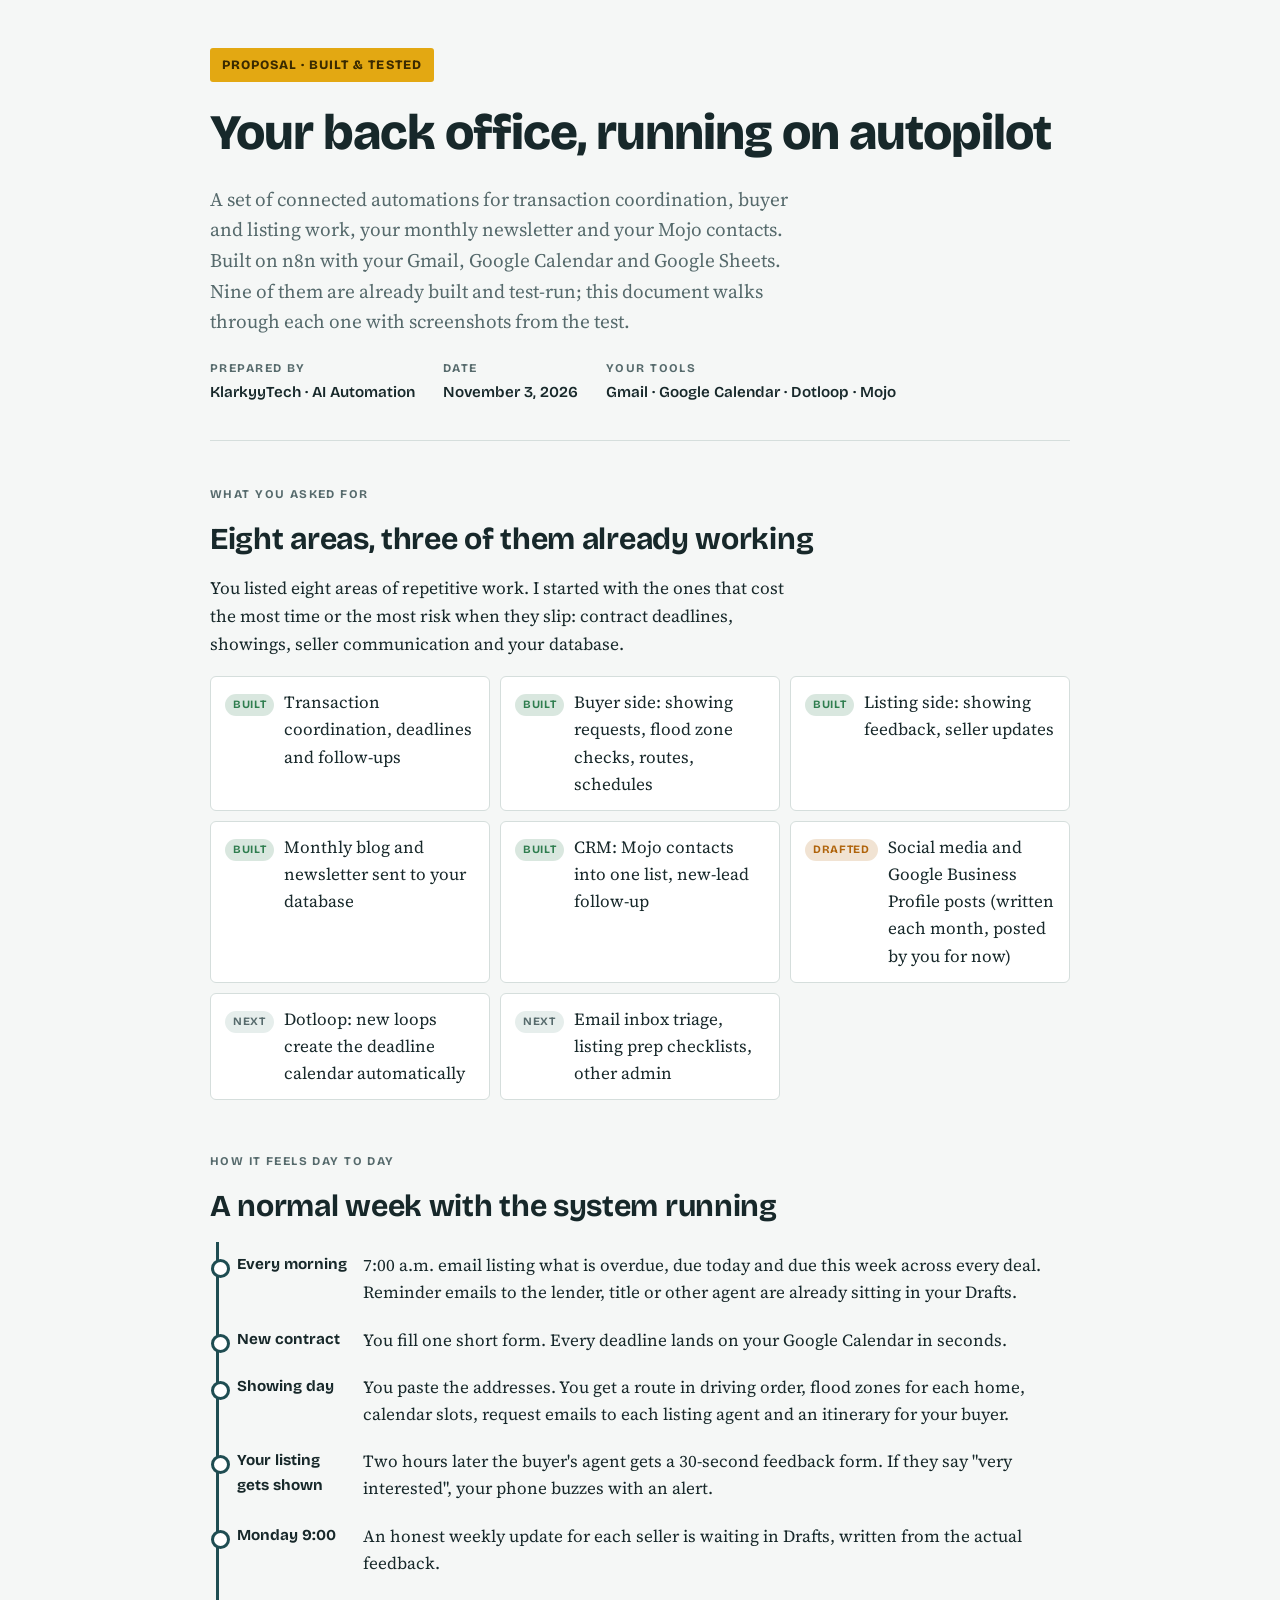
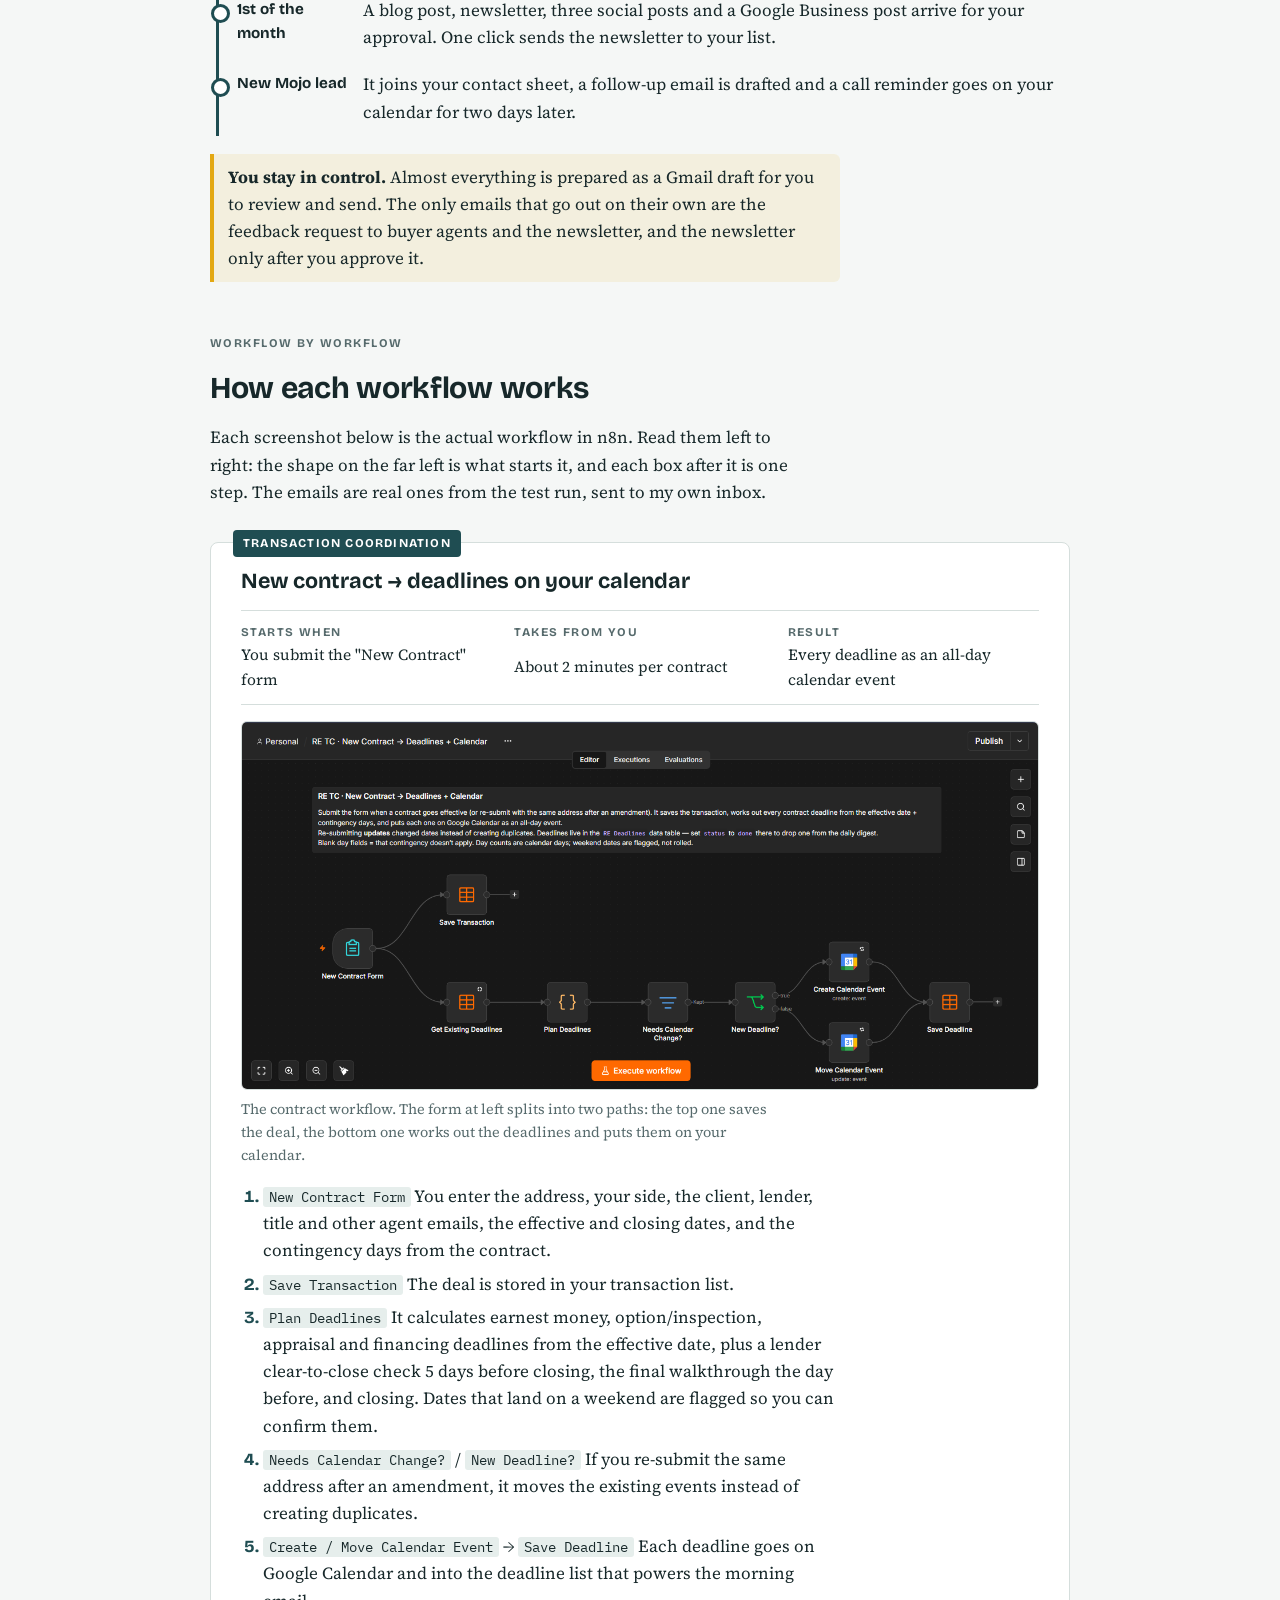
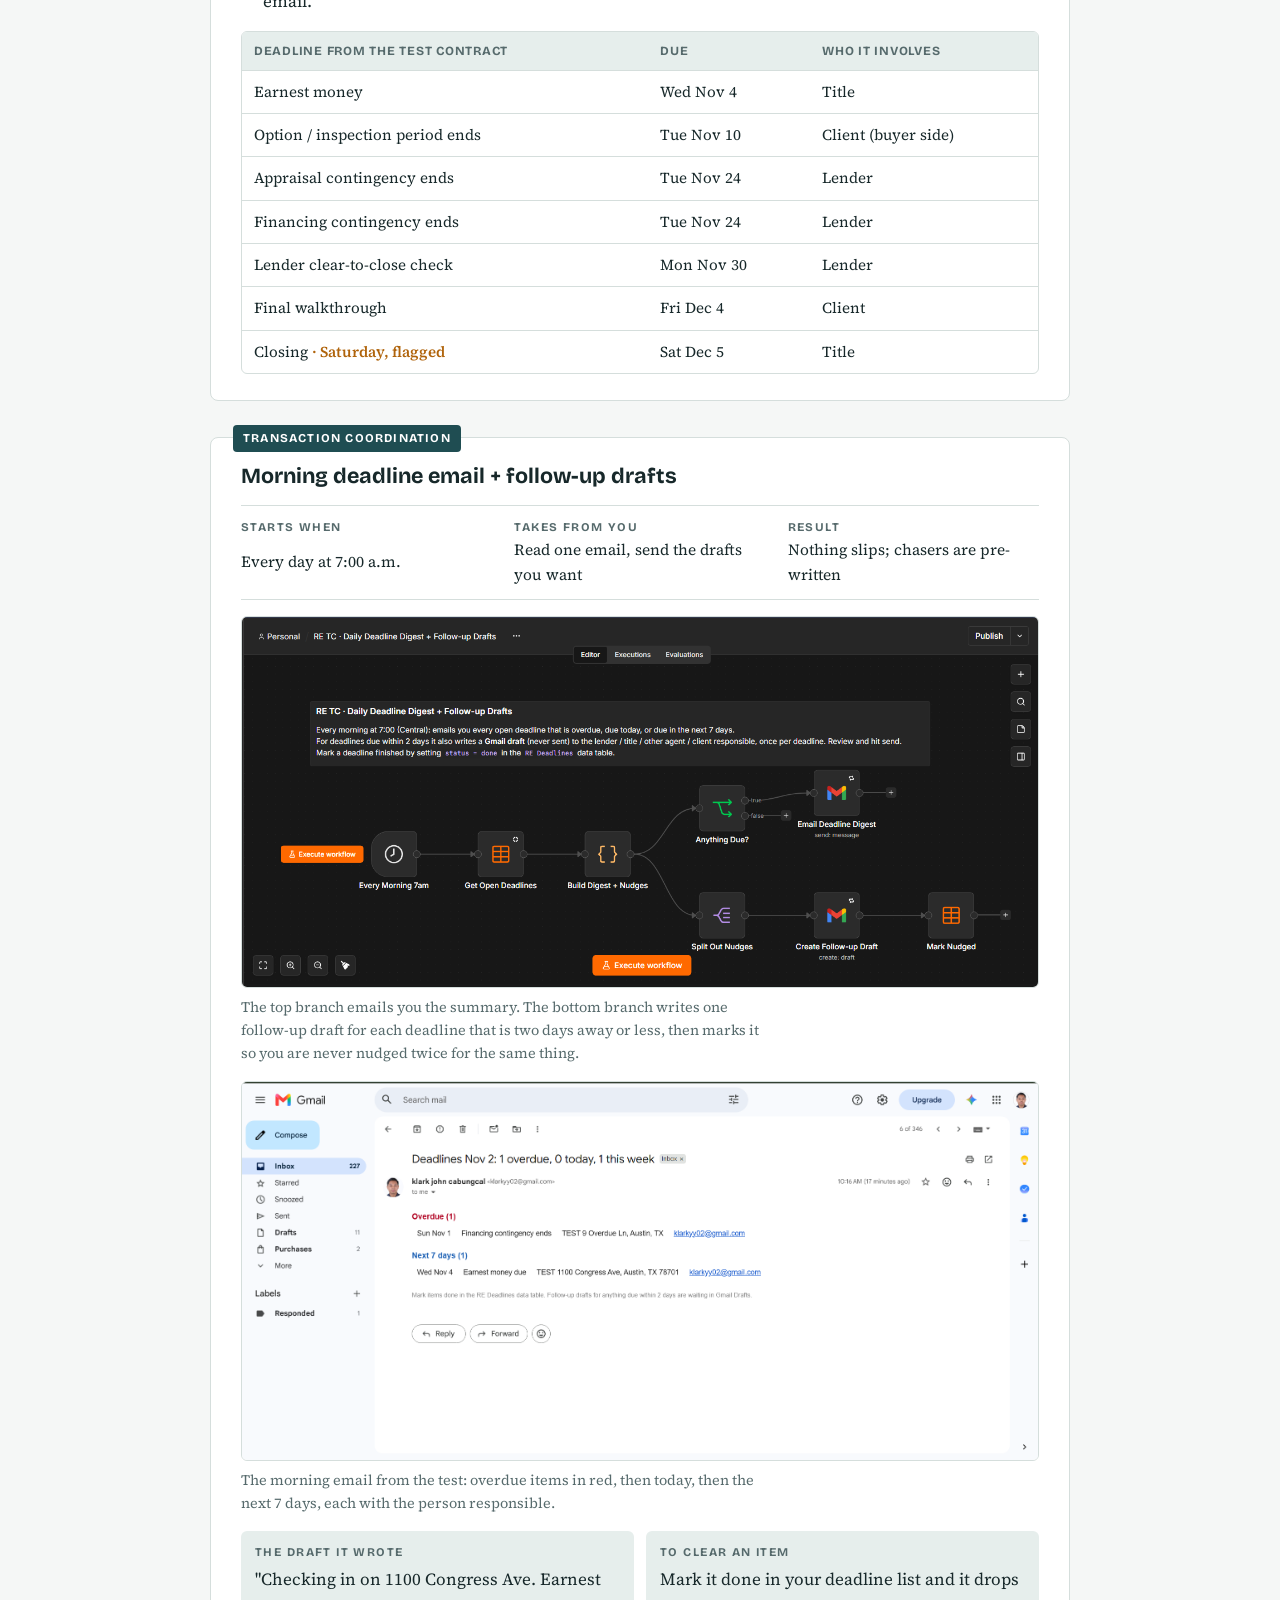
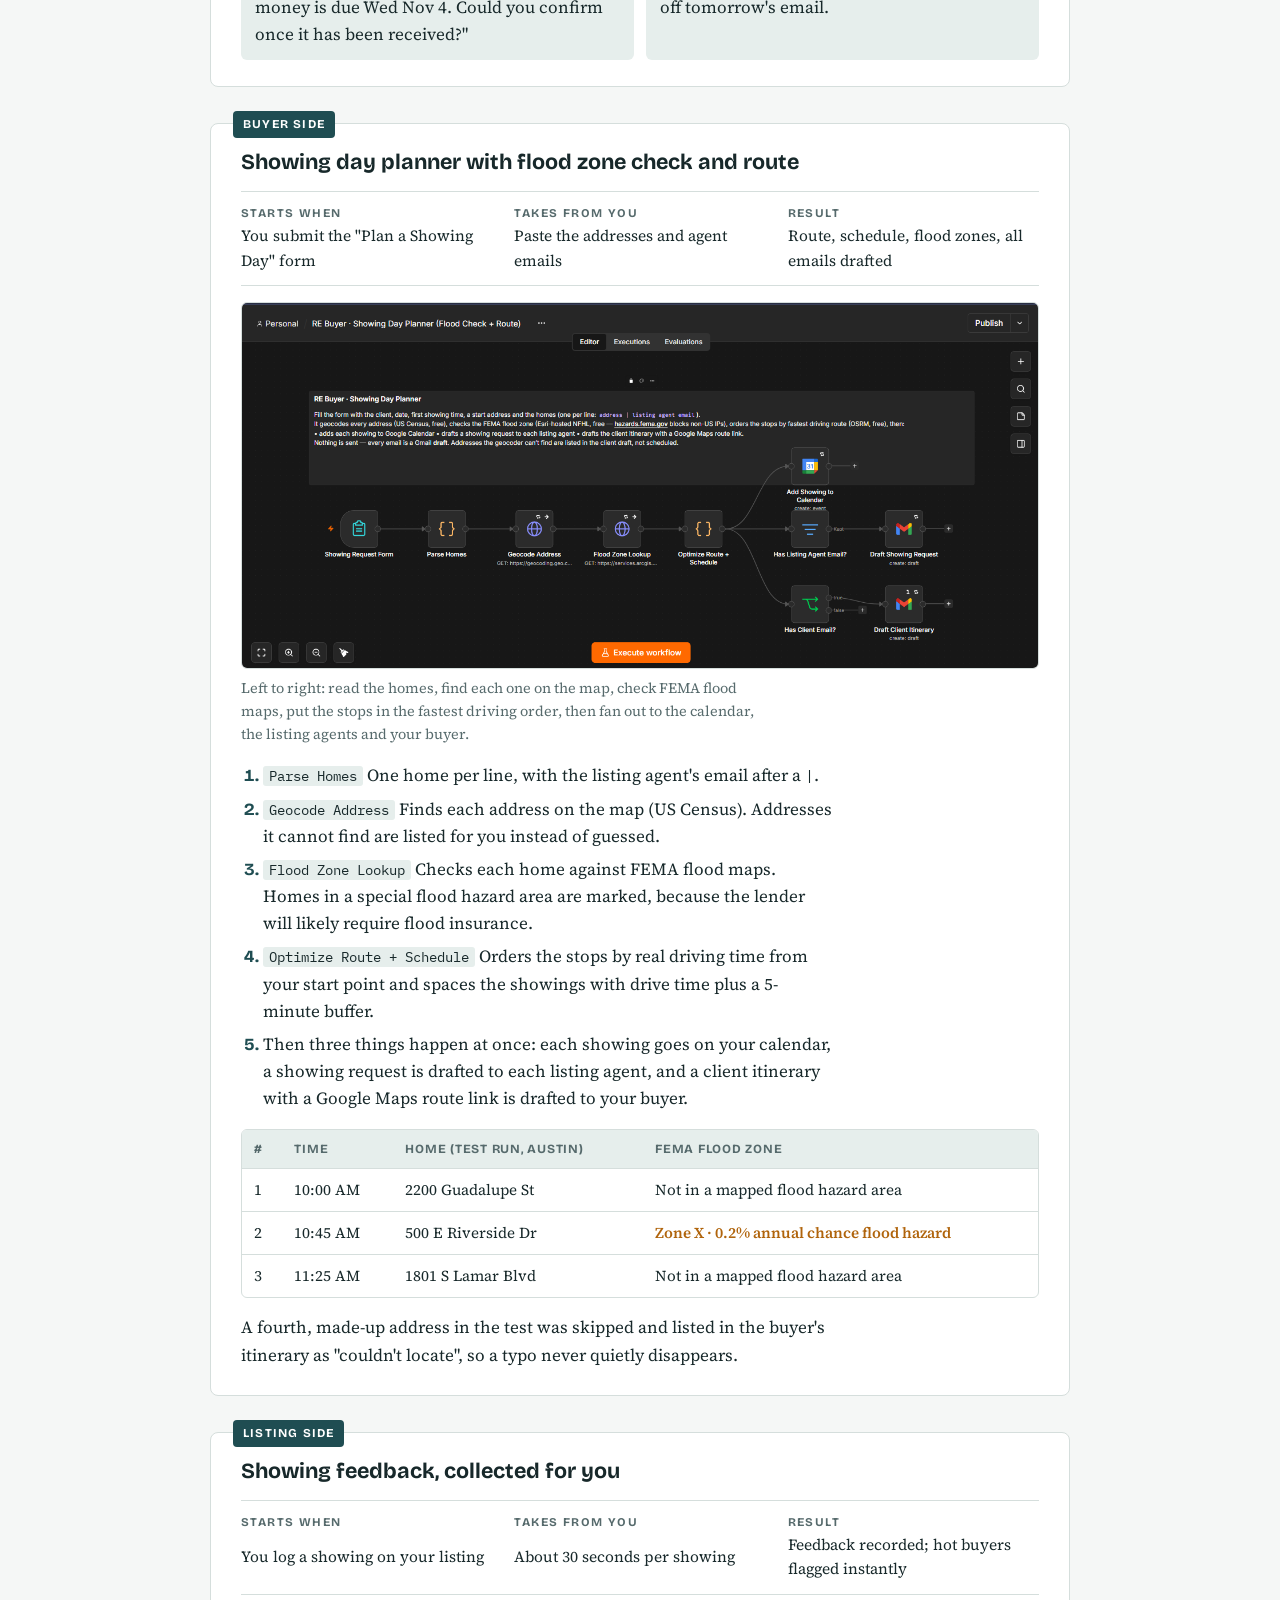
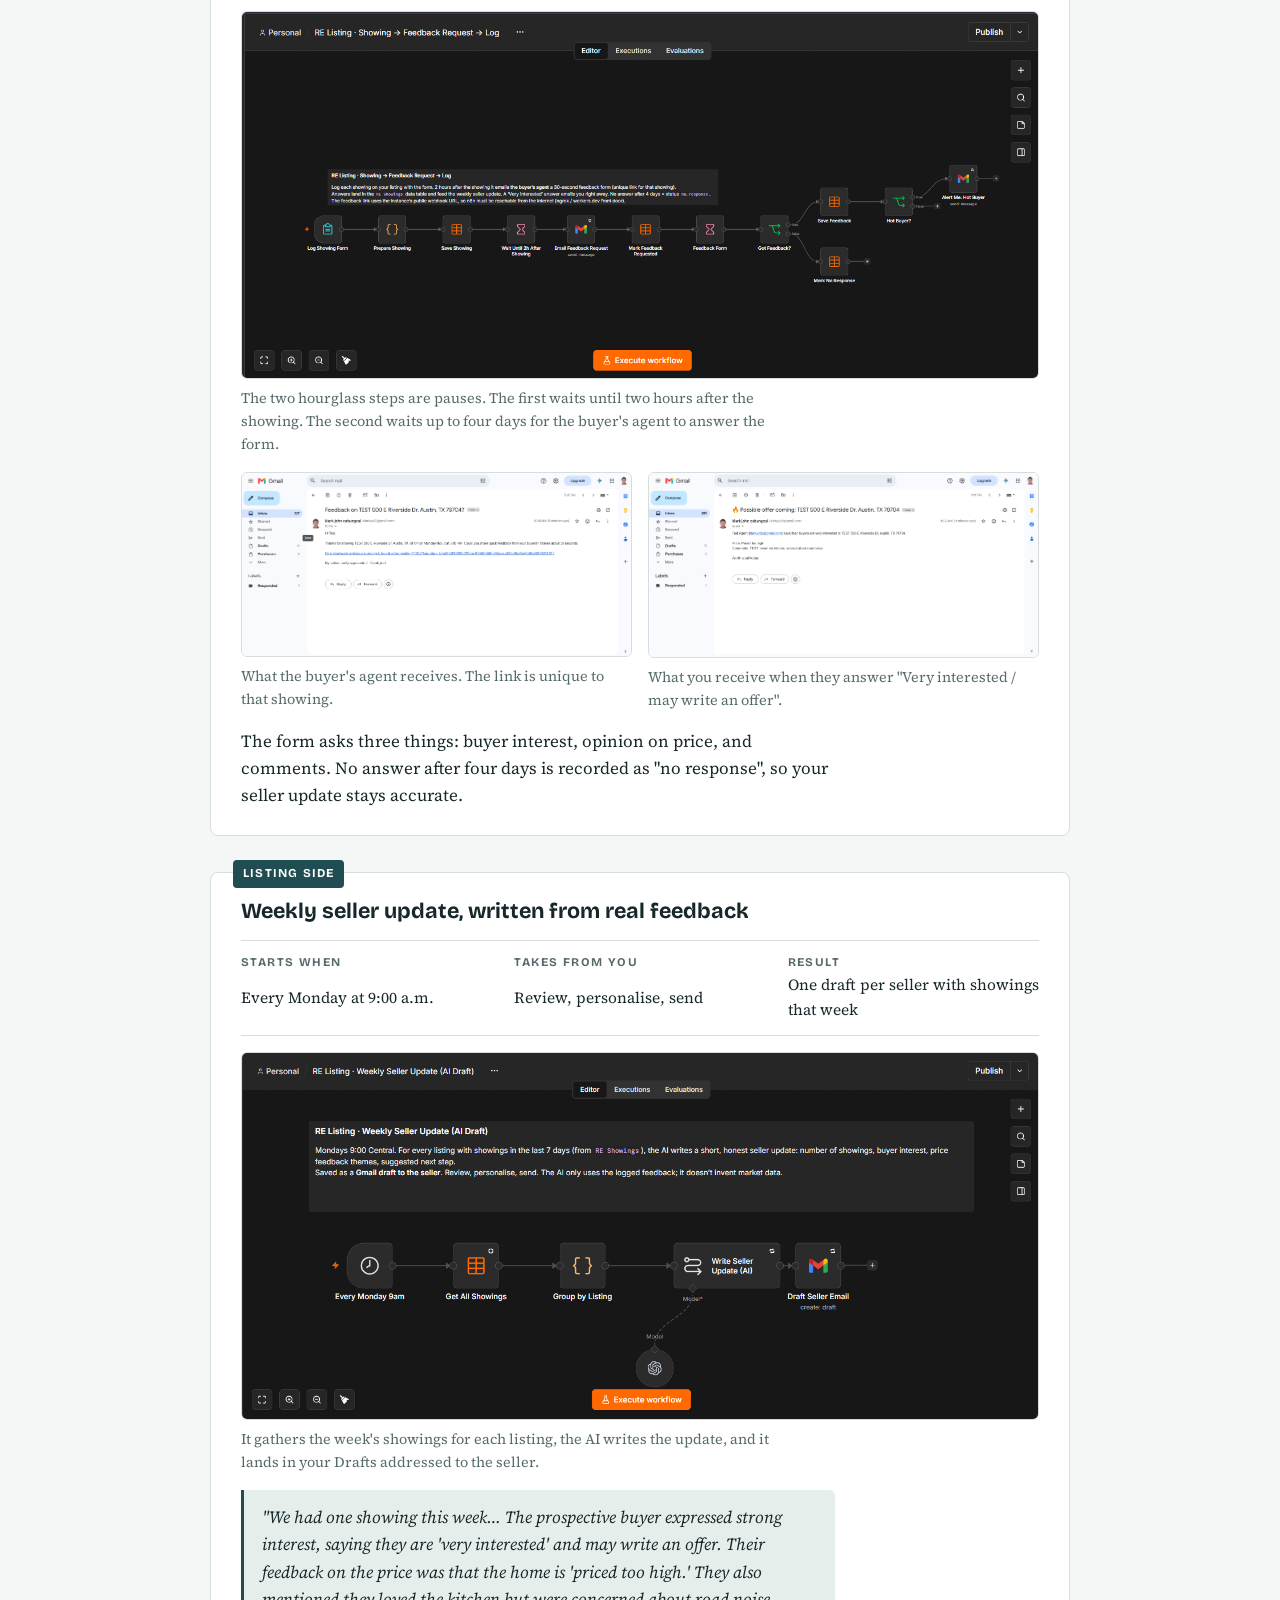
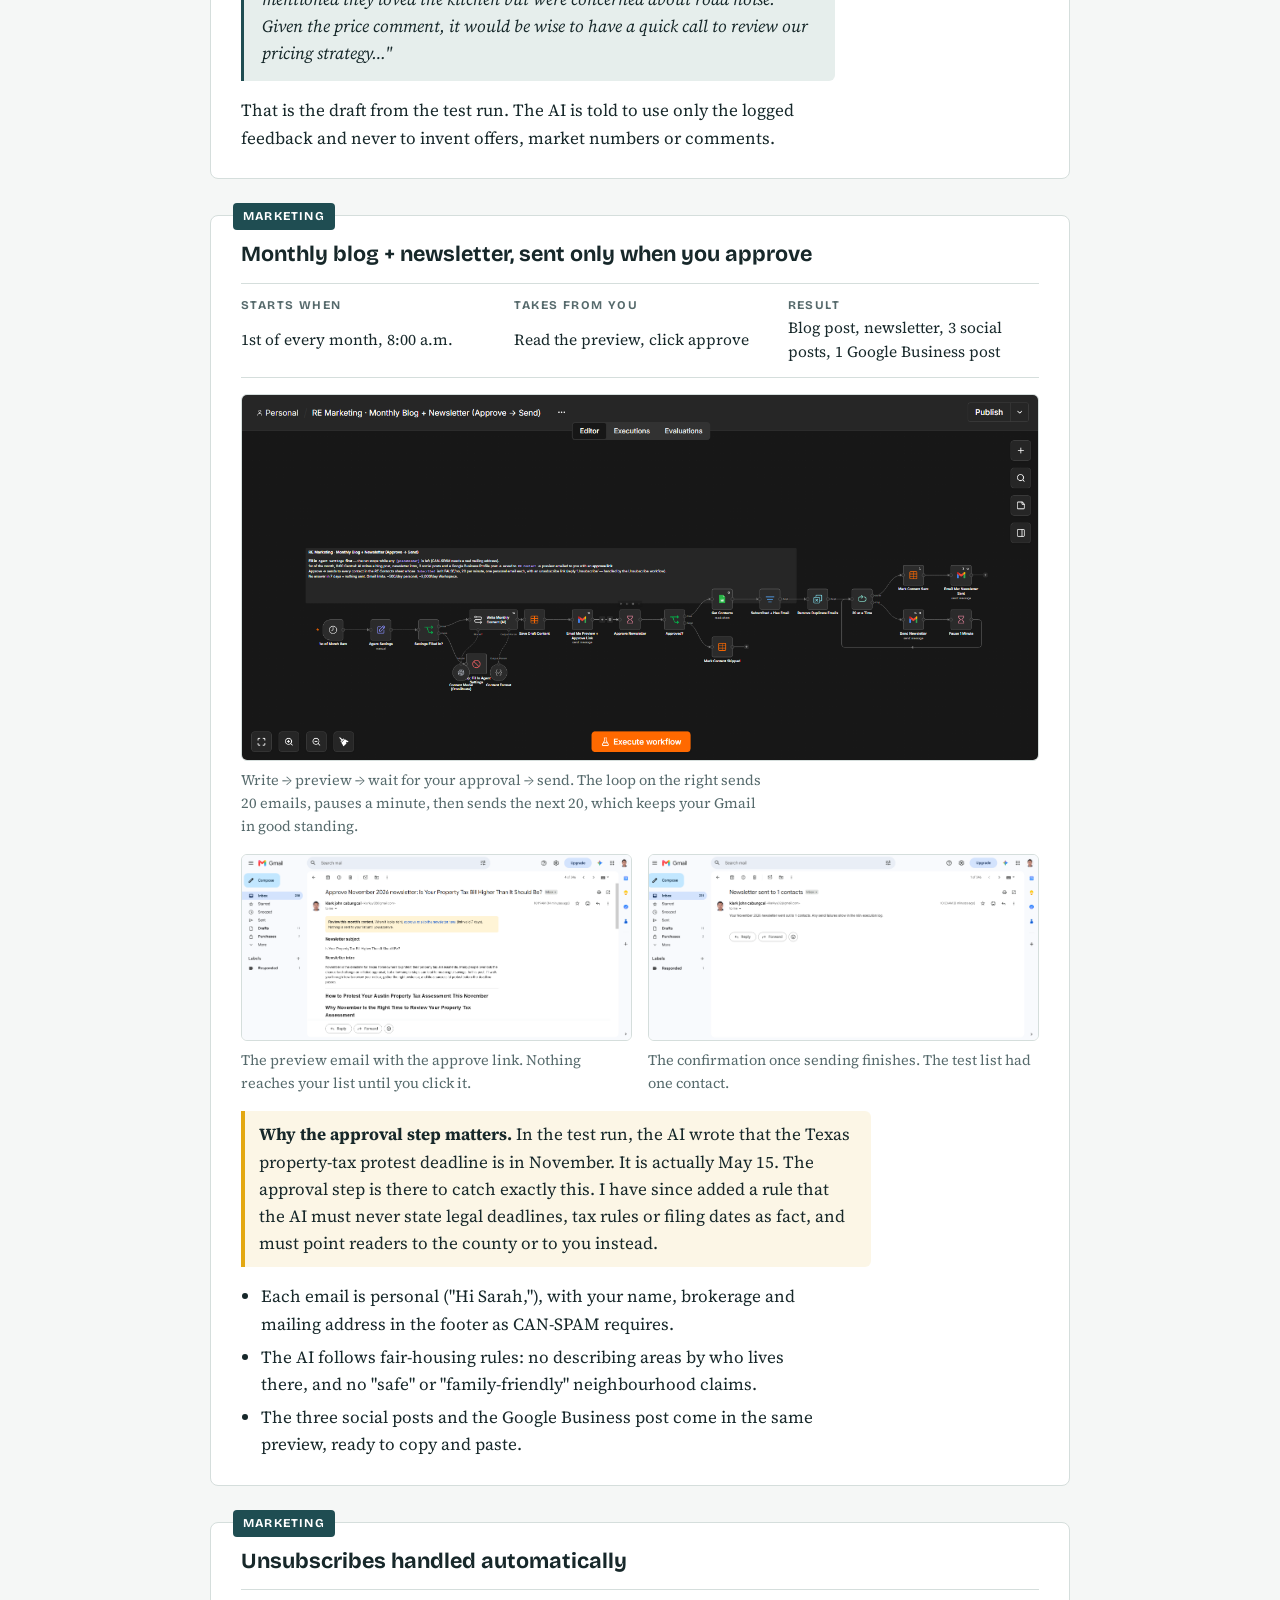
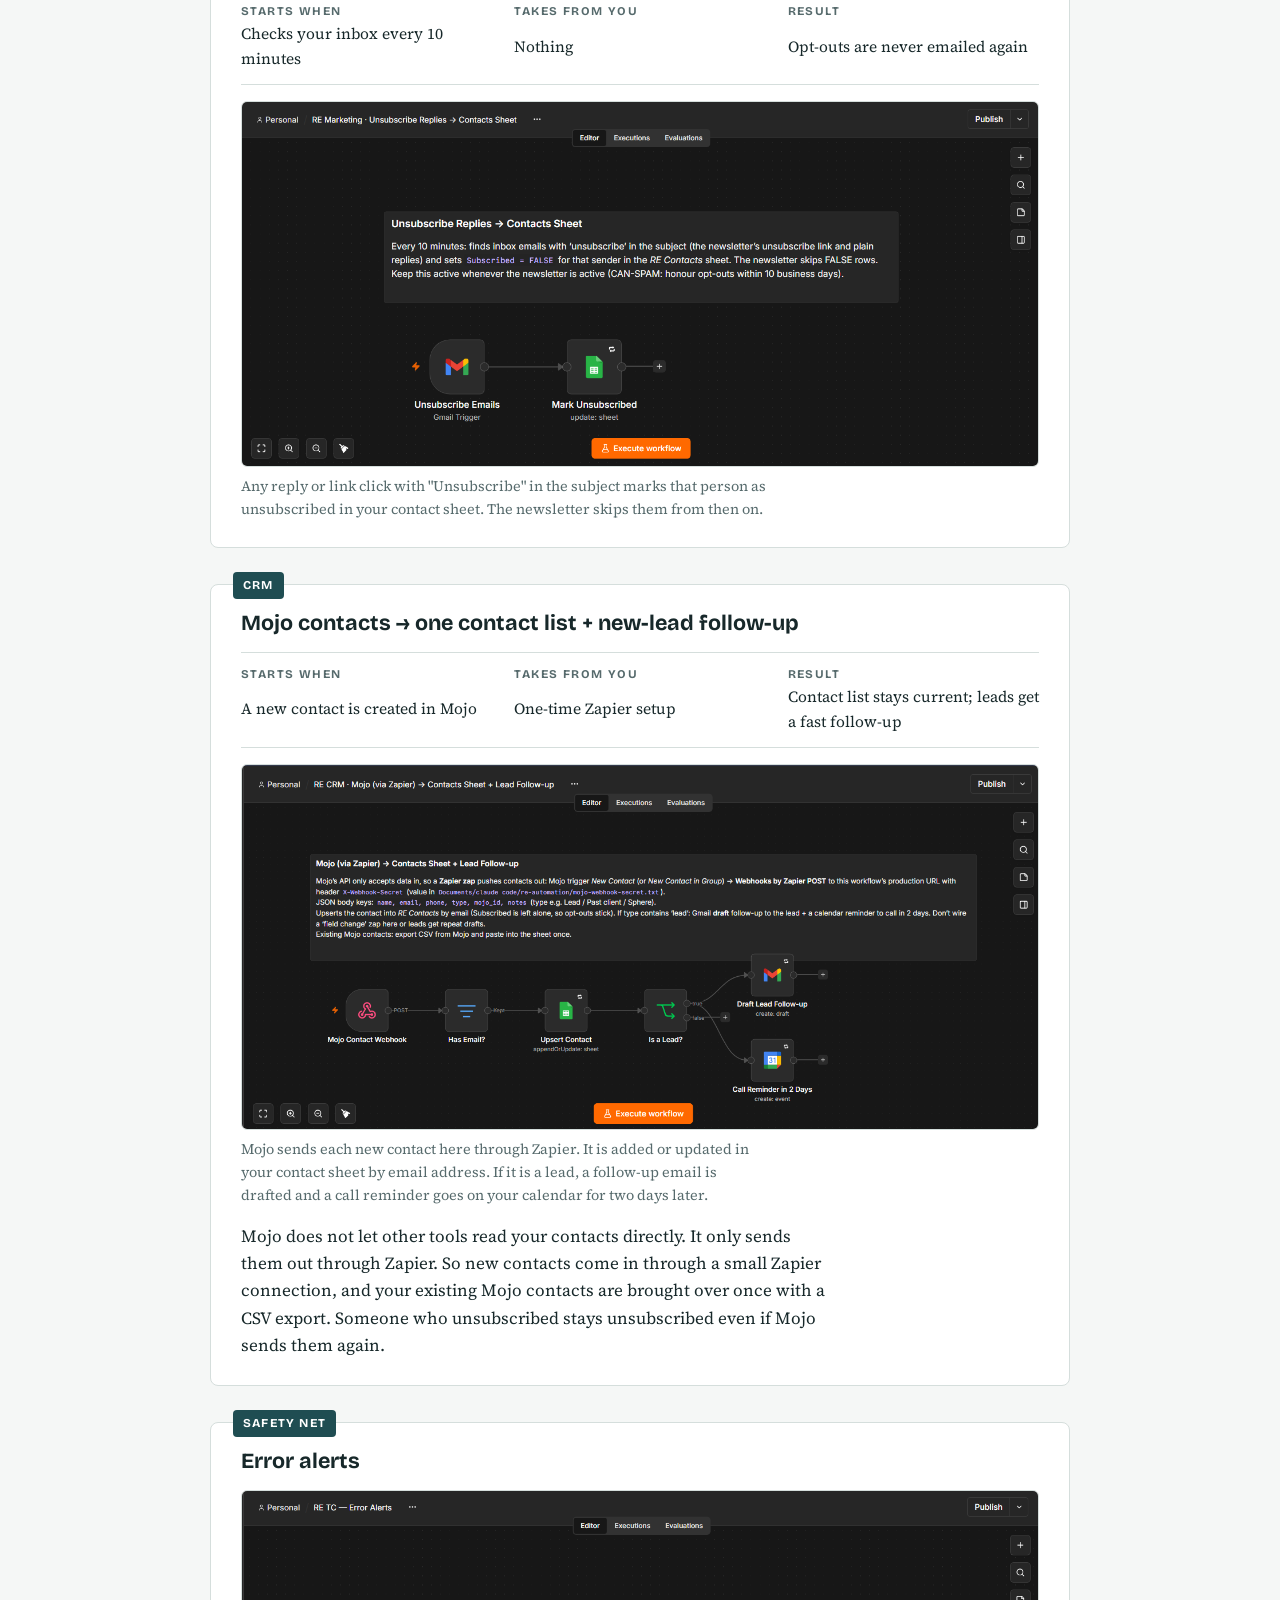
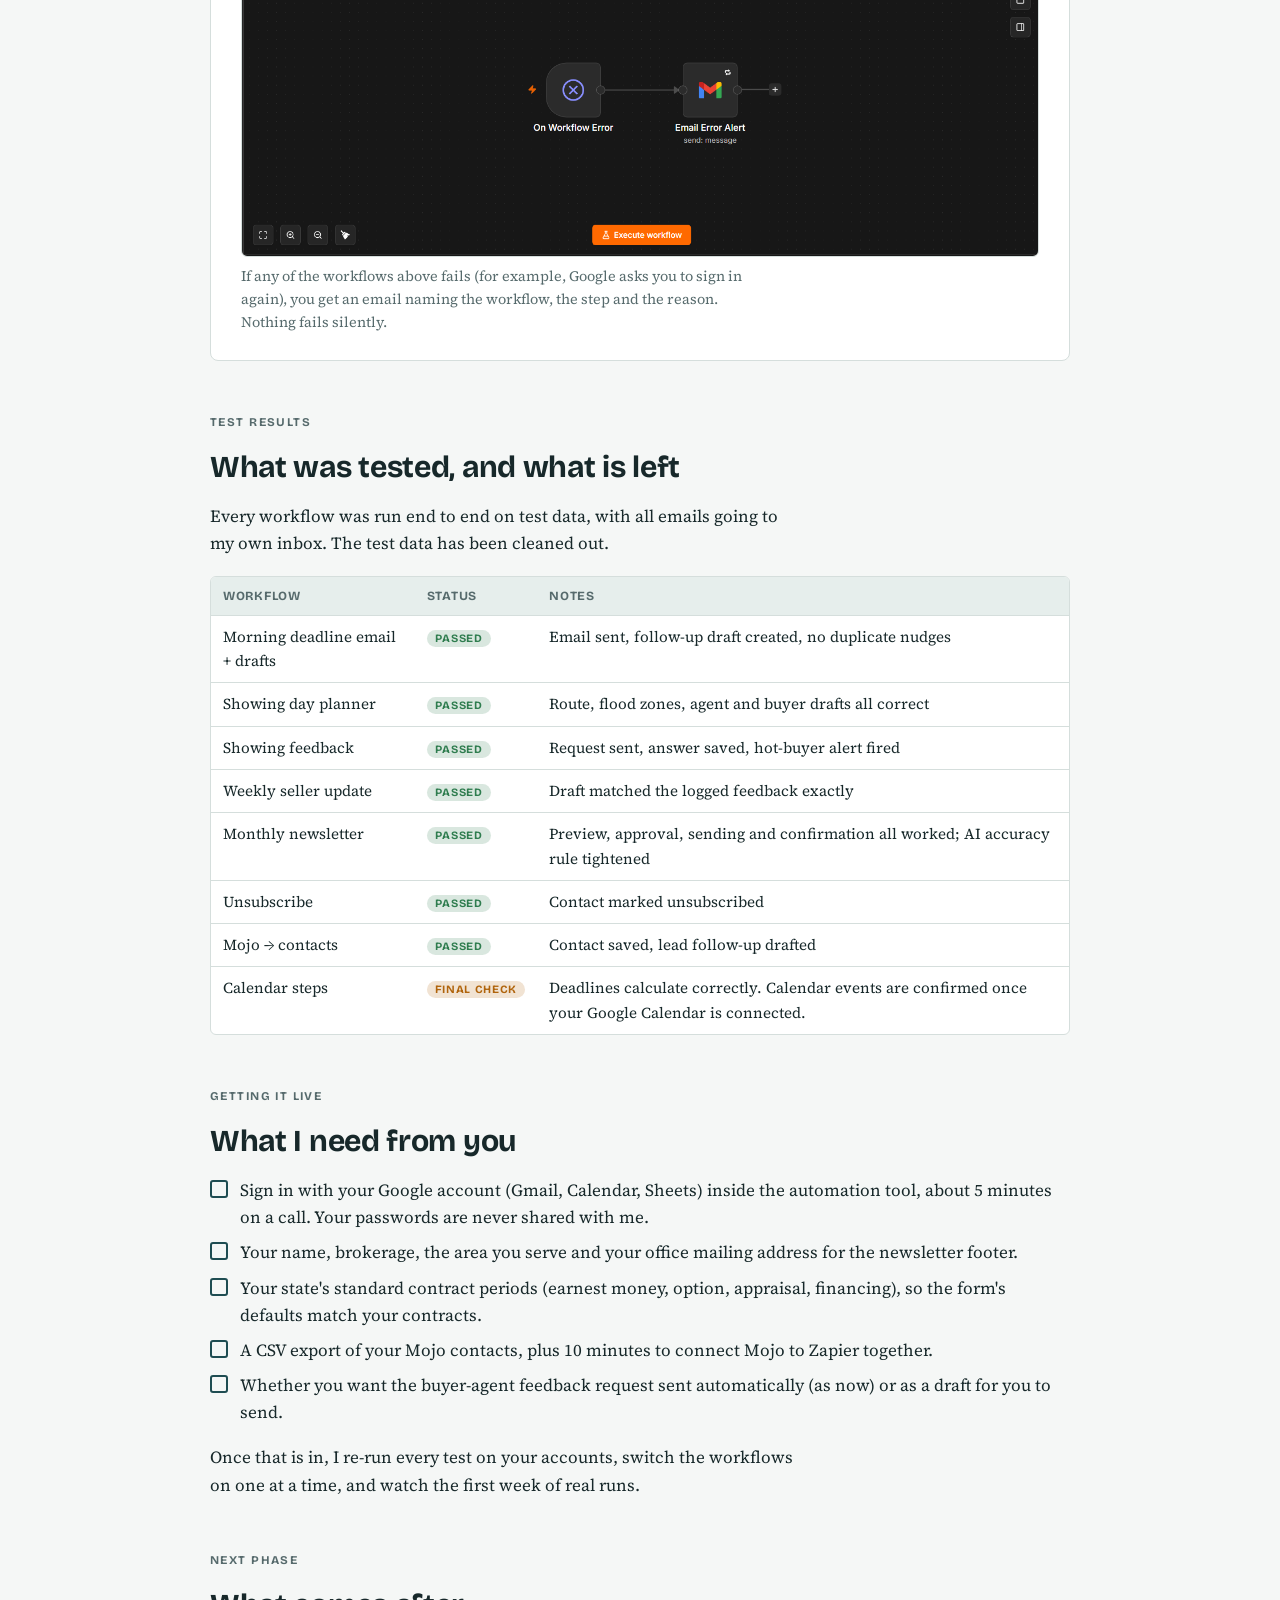
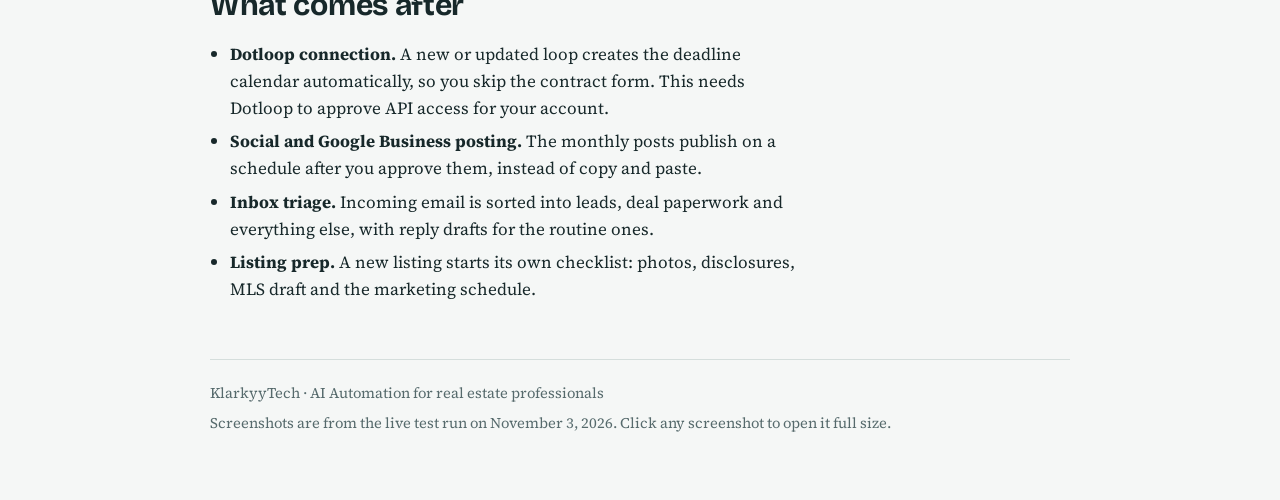
<file: klarkyytech/proposals/realtor/index.html>
<!doctype html>
<html lang="en">
<head>
<meta charset="utf-8">
<meta name="viewport" content="width=device-width, initial-scale=1, viewport-fit=cover">
<meta name="robots" content="noindex, nofollow">
<meta name="description" content="Automation proposal for a real estate agent: deadlines, showings, seller updates, newsletter and Mojo CRM, built and tested.">
<title>Agent Automation Proposal</title>
<meta name="claude:viewport-fit-sides" content="cover">
<link rel="preconnect" href="https://fonts.googleapis.com">
<link rel="preconnect" href="https://fonts.gstatic.com" crossorigin>
<link rel="stylesheet" href="https://fonts.googleapis.com/css2?family=Bricolage+Grotesque:opsz,wght@12..96,500;12..96,700;12..96,800&family=Source+Serif+4:opsz,wght@8..60,400;8..60,600&family=IBM+Plex+Mono:wght@400;500&display=swap">
<style>
/* Layout: a single reading column like a listing packet, with each workflow as a "file tab" section; screenshots sit full-column under the plain-English explanation. */
:root {
  --paper: #f5f7f6;
  --sheet: #ffffff;
  --ink: #17282a;
  --muted: #566a6c;
  --rule: #d5dedc;
  --survey: #1f4d52;      /* deep survey-ink teal: primary */
  --sign: #e3a812;        /* yard-sign yellow: the one bold accent */
  --sign-ink: #3a2a00;
  --ok: #2f7d4f;
  --warn: #b0640c;
  --chip: #e6eeec;
  --display: "Bricolage Grotesque", "Segoe UI", system-ui, sans-serif;
  --body: "Source Serif 4", Georgia, "Times New Roman", serif;
  --mono: "IBM Plex Mono", ui-monospace, Consolas, monospace;
}
@media (prefers-color-scheme: dark) {
  :root:not([data-theme="light"]) {
    --paper: #101a1b; --sheet: #162324; --ink: #e4ecea; --muted: #9db0ad; --rule: #2a3b3c;
    --survey: #7fc3c7; --sign: #f0bd3a; --sign-ink: #2a1f00; --ok: #6fcf97; --warn: #f0a24a; --chip: #1f3132;
    color-scheme: dark;
  }
}
:root[data-theme="dark"] {
  --paper: #101a1b; --sheet: #162324; --ink: #e4ecea; --muted: #9db0ad; --rule: #2a3b3c;
  --survey: #7fc3c7; --sign: #f0bd3a; --sign-ink: #2a1f00; --ok: #6fcf97; --warn: #f0a24a; --chip: #1f3132;
  color-scheme: dark;
}
* { box-sizing: border-box; }
body { margin: 0; }
[hidden] { display: none !important; }
body {
  background: var(--paper); color: var(--ink);
  font-family: var(--body); font-size: 17px; line-height: 1.6;
  padding-left: max(16px, env(safe-area-inset-left, 0px));
  padding-right: max(16px, env(safe-area-inset-right, 0px));
  padding-block: 0 64px;
}
.wrap { max-width: 860px; margin: 0 auto; }
h1, h2, h3 { font-family: var(--display); line-height: 1.15; text-wrap: balance; margin: 0; color: var(--ink); }
h1 { font-size: clamp(2rem, 5vw, 3.1rem); font-weight: 800; letter-spacing: -0.02em; }
h2 { font-size: clamp(1.45rem, 3vw, 1.9rem); font-weight: 700; letter-spacing: -0.01em; }
h3 { font-size: 1.12rem; font-weight: 700; }
p { margin: 0; max-width: 66ch; }
a { color: var(--survey); }
a:focus-visible { outline: 3px solid var(--sign); outline-offset: 2px; }
.label { font-family: var(--display); font-size: 0.74rem; font-weight: 700; letter-spacing: 0.12em; text-transform: uppercase; color: var(--muted); }
.mono { font-family: var(--mono); font-size: 0.86em; }

/* Cover */
.cover { padding-block: 48px 36px; display: grid; gap: 22px; border-bottom: 1px solid var(--rule); }
.sign { display: inline-flex; align-self: start; justify-self: start; align-items: center; gap: 10px; background: var(--sign); color: var(--sign-ink); font-family: var(--display); font-weight: 800; letter-spacing: 0.08em; text-transform: uppercase; font-size: 0.8rem; padding: 7px 12px; border-radius: 3px; }
.cover .lede { font-size: 1.2rem; color: var(--muted); max-width: 60ch; }
.meta { display: flex; flex-wrap: wrap; gap: 10px 28px; font-size: 0.95rem; }
.meta div { display: grid; gap: 2px; }
.meta b { font-family: var(--display); font-weight: 600; }

section { padding-block: 44px 8px; display: grid; gap: 18px; }
.lead { font-size: 1.08rem; }

/* Scope grid */
.scope { display: grid; grid-template-columns: repeat(auto-fit, minmax(240px, 1fr)); gap: 10px; }
.scope div { display: flex; gap: 10px; align-items: baseline; padding: 12px 14px; background: var(--sheet); border: 1px solid var(--rule); border-radius: 6px; min-width: 0; }
.pill { font-family: var(--display); font-size: 0.7rem; font-weight: 700; letter-spacing: 0.06em; text-transform: uppercase; padding: 2px 8px; border-radius: 99px; white-space: nowrap; }
.pill.built { background: color-mix(in srgb, var(--ok) 18%, transparent); color: var(--ok); }
.pill.next { background: var(--chip); color: var(--muted); }
.pill.part { background: color-mix(in srgb, var(--warn) 18%, transparent); color: var(--warn); }

/* Week timeline */
.week { display: grid; gap: 0; border-left: 3px solid var(--survey); margin-left: 6px; }
.week div { display: grid; grid-template-columns: 112px 1fr; gap: 14px; padding: 10px 0 10px 18px; position: relative; }
.week div::before { content: ""; position: absolute; left: -8px; top: 17px; width: 13px; height: 13px; border-radius: 50%; background: var(--sheet); border: 3px solid var(--survey); }
.week b { font-family: var(--display); font-weight: 700; font-size: 0.95rem; }
@media (max-width: 520px) { .week div { grid-template-columns: 1fr; gap: 2px; } }

/* Workflow file */
.wf { background: var(--sheet); border: 1px solid var(--rule); border-radius: 8px; padding: 26px clamp(16px, 4vw, 30px); display: grid; gap: 16px; margin-top: 18px; position: relative; }
.tab { position: absolute; top: -13px; left: 22px; background: var(--survey); color: var(--sheet); font-family: var(--display); font-weight: 700; font-size: 0.75rem; letter-spacing: 0.1em; text-transform: uppercase; padding: 4px 10px; border-radius: 4px; }
.wf h3 { font-size: 1.35rem; }
.facts { display: grid; grid-template-columns: repeat(auto-fit, minmax(180px, 1fr)); gap: 8px 22px; padding-block: 12px; border-block: 1px solid var(--rule); }
.facts div { display: grid; gap: 1px; min-width: 0; }
.facts span:last-child { font-size: 0.97rem; }
ol.steps { margin: 0; padding-left: 1.3em; display: grid; gap: 6px; max-width: 66ch; }
ol.steps li::marker { font-family: var(--display); font-weight: 700; color: var(--survey); }
.node { font-family: var(--mono); font-size: 0.82em; background: var(--chip); padding: 1px 6px; border-radius: 3px; white-space: nowrap; }
figure { margin: 0; display: grid; gap: 8px; }
figure a { display: block; border: 1px solid var(--rule); border-radius: 6px; overflow: hidden; background: #1c1c1c; }
figure img { display: block; width: 100%; height: auto; max-width: 100%; }
figure.mail a { background: #fff; }
figcaption { font-size: 0.9rem; color: var(--muted); max-width: 66ch; }
.pair { display: grid; grid-template-columns: repeat(auto-fit, minmax(300px, 1fr)); gap: 16px; }
.pair > * { min-width: 0; }
.you { display: grid; grid-template-columns: repeat(auto-fit, minmax(220px, 1fr)); gap: 12px; }
.you div { padding: 12px 14px; border-radius: 6px; background: var(--chip); min-width: 0; }
.you .label { display: block; margin-bottom: 4px; }
.note { border-left: 4px solid var(--sign); padding: 10px 14px; background: color-mix(in srgb, var(--sign) 10%, transparent); border-radius: 0 6px 6px 0; max-width: 70ch; }
blockquote { margin: 0; padding: 14px 18px; border-left: 3px solid var(--survey); background: var(--chip); border-radius: 0 6px 6px 0; font-style: italic; max-width: 66ch; }

/* Tables */
.tbl { overflow-x: auto; border: 1px solid var(--rule); border-radius: 6px; background: var(--sheet); }
table { border-collapse: collapse; width: 100%; font-size: 0.95rem; font-variant-numeric: tabular-nums; }
th, td { text-align: left; padding: 9px 12px; border-bottom: 1px solid var(--rule); vertical-align: top; }
th { font-family: var(--display); font-weight: 700; font-size: 0.78rem; letter-spacing: 0.06em; text-transform: uppercase; color: var(--muted); background: var(--chip); }
tr:last-child td { border-bottom: 0; }
.flood { color: var(--warn); font-weight: 600; }

ul.plain { margin: 0; padding-left: 1.2em; display: grid; gap: 6px; max-width: 66ch; }
.checklist { list-style: none; padding: 0; margin: 0; display: grid; gap: 8px; }
.checklist li { display: grid; grid-template-columns: 22px 1fr; gap: 8px; align-items: baseline; }
.checklist li::before { content: ""; width: 14px; height: 14px; border: 2px solid var(--survey); border-radius: 3px; transform: translateY(2px); }
footer { margin-top: 48px; padding-top: 22px; border-top: 1px solid var(--rule); color: var(--muted); font-size: 0.92rem; display: grid; gap: 6px; }
@media (prefers-reduced-motion: no-preference) { figure a img { transition: transform .25s ease; } figure a:hover img { transform: scale(1.01); } }
</style>
</head>
<body>

<div class="wrap">

<header class="cover">
  <span class="sign">Proposal · Built &amp; tested</span>
  <h1>Your back office, running on autopilot</h1>
  <p class="lede">A set of connected automations for transaction coordination, buyer and listing work, your monthly newsletter and your Mojo contacts. Built on n8n with your Gmail, Google Calendar and Google Sheets. Nine of them are already built and test-run; this document walks through each one with screenshots from the test.</p>
  <div class="meta">
    <div><span class="label">Prepared by</span><b>KlarkyyTech · AI Automation</b></div>
    <div><span class="label">Date</span><b>November 3, 2026</b></div>
    <div><span class="label">Your tools</span><b>Gmail · Google Calendar · Dotloop · Mojo</b></div>
  </div>
</header>

<section>
  <span class="label">What you asked for</span>
  <h2>Eight areas, three of them already working</h2>
  <p class="lead">You listed eight areas of repetitive work. I started with the ones that cost the most time or the most risk when they slip: contract deadlines, showings, seller communication and your database.</p>
  <div class="scope">
    <div><span class="pill built">Built</span><span>Transaction coordination, deadlines and follow-ups</span></div>
    <div><span class="pill built">Built</span><span>Buyer side: showing requests, flood zone checks, routes, schedules</span></div>
    <div><span class="pill built">Built</span><span>Listing side: showing feedback, seller updates</span></div>
    <div><span class="pill built">Built</span><span>Monthly blog and newsletter sent to your database</span></div>
    <div><span class="pill built">Built</span><span>CRM: Mojo contacts into one list, new-lead follow-up</span></div>
    <div><span class="pill part">Drafted</span><span>Social media and Google Business Profile posts (written each month, posted by you for now)</span></div>
    <div><span class="pill next">Next</span><span>Dotloop: new loops create the deadline calendar automatically</span></div>
    <div><span class="pill next">Next</span><span>Email inbox triage, listing prep checklists, other admin</span></div>
  </div>
</section>

<section>
  <span class="label">How it feels day to day</span>
  <h2>A normal week with the system running</h2>
  <div class="week">
    <div><b>Every morning</b><span>7:00 a.m. email listing what is overdue, due today and due this week across every deal. Reminder emails to the lender, title or other agent are already sitting in your Drafts.</span></div>
    <div><b>New contract</b><span>You fill one short form. Every deadline lands on your Google Calendar in seconds.</span></div>
    <div><b>Showing day</b><span>You paste the addresses. You get a route in driving order, flood zones for each home, calendar slots, request emails to each listing agent and an itinerary for your buyer.</span></div>
    <div><b>Your listing gets shown</b><span>Two hours later the buyer's agent gets a 30-second feedback form. If they say "very interested", your phone buzzes with an alert.</span></div>
    <div><b>Monday 9:00</b><span>An honest weekly update for each seller is waiting in Drafts, written from the actual feedback.</span></div>
    <div><b>1st of the month</b><span>A blog post, newsletter, three social posts and a Google Business post arrive for your approval. One click sends the newsletter to your list.</span></div>
    <div><b>New Mojo lead</b><span>It joins your contact sheet, a follow-up email is drafted and a call reminder goes on your calendar for two days later.</span></div>
  </div>
  <p class="note"><b>You stay in control.</b> Almost everything is prepared as a Gmail draft for you to review and send. The only emails that go out on their own are the feedback request to buyer agents and the newsletter, and the newsletter only after you approve it.</p>
</section>

<section>
  <span class="label">Workflow by workflow</span>
  <h2>How each workflow works</h2>
  <p>Each screenshot below is the actual workflow in n8n. Read them left to right: the shape on the far left is what starts it, and each box after it is one step. The emails are real ones from the test run, sent to my own inbox.</p>

  <!-- 1 -->
  <article class="wf" id="contract">
    <span class="tab">Transaction coordination</span>
    <h3>New contract → deadlines on your calendar</h3>
    <div class="facts">
      <div><span class="label">Starts when</span><span>You submit the "New Contract" form</span></div>
      <div><span class="label">Takes from you</span><span>About 2 minutes per contract</span></div>
      <div><span class="label">Result</span><span>Every deadline as an all-day calendar event</span></div>
    </div>
    <figure>
      <a href="img/9.png" target="_blank" rel="noopener"><img src="img/9.png" alt="n8n workflow: New Contract Form, Save Transaction, Get Existing Deadlines, Plan Deadlines, Needs Calendar Change?, New Deadline?, Create or Move Calendar Event, Save Deadline" loading="lazy"></a>
      <figcaption>The contract workflow. The form at left splits into two paths: the top one saves the deal, the bottom one works out the deadlines and puts them on your calendar.</figcaption>
    </figure>
    <ol class="steps">
      <li><span class="node">New Contract Form</span> You enter the address, your side, the client, lender, title and other agent emails, the effective and closing dates, and the contingency days from the contract.</li>
      <li><span class="node">Save Transaction</span> The deal is stored in your transaction list.</li>
      <li><span class="node">Plan Deadlines</span> It calculates earnest money, option/inspection, appraisal and financing deadlines from the effective date, plus a lender clear-to-close check 5 days before closing, the final walkthrough the day before, and closing. Dates that land on a weekend are flagged so you can confirm them.</li>
      <li><span class="node">Needs Calendar Change?</span> / <span class="node">New Deadline?</span> If you re-submit the same address after an amendment, it moves the existing events instead of creating duplicates.</li>
      <li><span class="node">Create / Move Calendar Event</span> → <span class="node">Save Deadline</span> Each deadline goes on Google Calendar and into the deadline list that powers the morning email.</li>
    </ol>
    <div class="tbl">
      <table>
        <thead><tr><th>Deadline from the test contract</th><th>Due</th><th>Who it involves</th></tr></thead>
        <tbody>
          <tr><td>Earnest money</td><td>Wed Nov 4</td><td>Title</td></tr>
          <tr><td>Option / inspection period ends</td><td>Tue Nov 10</td><td>Client (buyer side)</td></tr>
          <tr><td>Appraisal contingency ends</td><td>Tue Nov 24</td><td>Lender</td></tr>
          <tr><td>Financing contingency ends</td><td>Tue Nov 24</td><td>Lender</td></tr>
          <tr><td>Lender clear-to-close check</td><td>Mon Nov 30</td><td>Lender</td></tr>
          <tr><td>Final walkthrough</td><td>Fri Dec 4</td><td>Client</td></tr>
          <tr><td>Closing <span class="flood">· Saturday, flagged</span></td><td>Sat Dec 5</td><td>Title</td></tr>
        </tbody>
      </table>
    </div>
  </article>

  <!-- 2 -->
  <article class="wf" id="digest">
    <span class="tab">Transaction coordination</span>
    <h3>Morning deadline email + follow-up drafts</h3>
    <div class="facts">
      <div><span class="label">Starts when</span><span>Every day at 7:00 a.m.</span></div>
      <div><span class="label">Takes from you</span><span>Read one email, send the drafts you want</span></div>
      <div><span class="label">Result</span><span>Nothing slips; chasers are pre-written</span></div>
    </div>
    <figure>
      <a href="img/8.png" target="_blank" rel="noopener"><img src="img/8.png" alt="n8n workflow: Every Morning 7am, Get Open Deadlines, Build Digest + Nudges, then Anything Due? to Email Deadline Digest, and Split Out Nudges to Create Follow-up Draft to Mark Nudged" loading="lazy"></a>
      <figcaption>The top branch emails you the summary. The bottom branch writes one follow-up draft for each deadline that is two days away or less, then marks it so you are never nudged twice for the same thing.</figcaption>
    </figure>
    <figure class="mail">
      <a href="img/15.png" target="_blank" rel="noopener"><img src="img/15.png" alt="Email titled 'Deadlines Nov 2: 1 overdue, 0 today, 1 this week' listing an overdue financing contingency and earnest money due Wed Nov 4" loading="lazy"></a>
      <figcaption>The morning email from the test: overdue items in red, then today, then the next 7 days, each with the person responsible.</figcaption>
    </figure>
    <div class="you">
      <div><span class="label">The draft it wrote</span>"Checking in on 1100 Congress Ave. Earnest money is due Wed Nov 4. Could you confirm once it has been received?"</div>
      <div><span class="label">To clear an item</span>Mark it done in your deadline list and it drops off tomorrow's email.</div>
    </div>
  </article>

  <!-- 3 -->
  <article class="wf" id="showings">
    <span class="tab">Buyer side</span>
    <h3>Showing day planner with flood zone check and route</h3>
    <div class="facts">
      <div><span class="label">Starts when</span><span>You submit the "Plan a Showing Day" form</span></div>
      <div><span class="label">Takes from you</span><span>Paste the addresses and agent emails</span></div>
      <div><span class="label">Result</span><span>Route, schedule, flood zones, all emails drafted</span></div>
    </div>
    <figure>
      <a href="img/1.png" target="_blank" rel="noopener"><img src="img/1.png" alt="n8n workflow: Showing Request Form, Parse Homes, Geocode Address, Flood Zone Lookup, Optimize Route + Schedule, then Add Showing to Calendar, Draft Showing Request, and Draft Client Itinerary" loading="lazy"></a>
      <figcaption>Left to right: read the homes, find each one on the map, check FEMA flood maps, put the stops in the fastest driving order, then fan out to the calendar, the listing agents and your buyer.</figcaption>
    </figure>
    <ol class="steps">
      <li><span class="node">Parse Homes</span> One home per line, with the listing agent's email after a <span class="mono">|</span>.</li>
      <li><span class="node">Geocode Address</span> Finds each address on the map (US Census). Addresses it cannot find are listed for you instead of guessed.</li>
      <li><span class="node">Flood Zone Lookup</span> Checks each home against FEMA flood maps. Homes in a special flood hazard area are marked, because the lender will likely require flood insurance.</li>
      <li><span class="node">Optimize Route + Schedule</span> Orders the stops by real driving time from your start point and spaces the showings with drive time plus a 5-minute buffer.</li>
      <li>Then three things happen at once: each showing goes on your calendar, a showing request is drafted to each listing agent, and a client itinerary with a Google Maps route link is drafted to your buyer.</li>
    </ol>
    <div class="tbl">
      <table>
        <thead><tr><th>#</th><th>Time</th><th>Home (test run, Austin)</th><th>FEMA flood zone</th></tr></thead>
        <tbody>
          <tr><td>1</td><td>10:00 AM</td><td>2200 Guadalupe St</td><td>Not in a mapped flood hazard area</td></tr>
          <tr><td>2</td><td>10:45 AM</td><td>500 E Riverside Dr</td><td class="flood">Zone X · 0.2% annual chance flood hazard</td></tr>
          <tr><td>3</td><td>11:25 AM</td><td>1801 S Lamar Blvd</td><td>Not in a mapped flood hazard area</td></tr>
        </tbody>
      </table>
    </div>
    <p>A fourth, made-up address in the test was skipped and listed in the buyer's itinerary as "couldn't locate", so a typo never quietly disappears.</p>
  </article>

  <!-- 4 -->
  <article class="wf" id="feedback">
    <span class="tab">Listing side</span>
    <h3>Showing feedback, collected for you</h3>
    <div class="facts">
      <div><span class="label">Starts when</span><span>You log a showing on your listing</span></div>
      <div><span class="label">Takes from you</span><span>About 30 seconds per showing</span></div>
      <div><span class="label">Result</span><span>Feedback recorded; hot buyers flagged instantly</span></div>
    </div>
    <figure>
      <a href="img/3.png" target="_blank" rel="noopener"><img src="img/3.png" alt="n8n workflow: Log Showing Form, Prepare Showing, Save Showing, Wait Until 2h After Showing, Email Feedback Request, Mark Feedback Requested, Feedback Form, Got Feedback?, Save Feedback, Hot Buyer?, Alert Me: Hot Buyer, and Mark No Response" loading="lazy"></a>
      <figcaption>The two hourglass steps are pauses. The first waits until two hours after the showing. The second waits up to four days for the buyer's agent to answer the form.</figcaption>
    </figure>
    <div class="pair">
      <figure class="mail">
        <a href="img/14.png" target="_blank" rel="noopener"><img src="img/14.png" alt="Email titled 'Feedback on 500 E Riverside Dr?' with a link to a feedback form" loading="lazy"></a>
        <figcaption>What the buyer's agent receives. The link is unique to that showing.</figcaption>
      </figure>
      <figure class="mail">
        <a href="img/12.png" target="_blank" rel="noopener"><img src="img/12.png" alt="Email titled 'Possible offer coming: 500 E Riverside Dr' with interest, price opinion and comments" loading="lazy"></a>
        <figcaption>What you receive when they answer "Very interested / may write an offer".</figcaption>
      </figure>
    </div>
    <p>The form asks three things: buyer interest, opinion on price, and comments. No answer after four days is recorded as "no response", so your seller update stays accurate.</p>
  </article>

  <!-- 5 -->
  <article class="wf" id="seller">
    <span class="tab">Listing side</span>
    <h3>Weekly seller update, written from real feedback</h3>
    <div class="facts">
      <div><span class="label">Starts when</span><span>Every Monday at 9:00 a.m.</span></div>
      <div><span class="label">Takes from you</span><span>Review, personalise, send</span></div>
      <div><span class="label">Result</span><span>One draft per seller with showings that week</span></div>
    </div>
    <figure>
      <a href="img/4.png" target="_blank" rel="noopener"><img src="img/4.png" alt="n8n workflow: Every Monday 9am, Get All Showings, Group by Listing, Write Seller Update (AI) with a connected AI model, Draft Seller Email" loading="lazy"></a>
      <figcaption>It gathers the week's showings for each listing, the AI writes the update, and it lands in your Drafts addressed to the seller.</figcaption>
    </figure>
    <blockquote>"We had one showing this week… The prospective buyer expressed strong interest, saying they are 'very interested' and may write an offer. Their feedback on the price was that the home is 'priced too high.' They also mentioned they loved the kitchen but were concerned about road noise. Given the price comment, it would be wise to have a quick call to review our pricing strategy…"</blockquote>
    <p>That is the draft from the test run. The AI is told to use only the logged feedback and never to invent offers, market numbers or comments.</p>
  </article>

  <!-- 6 -->
  <article class="wf" id="newsletter">
    <span class="tab">Marketing</span>
    <h3>Monthly blog + newsletter, sent only when you approve</h3>
    <div class="facts">
      <div><span class="label">Starts when</span><span>1st of every month, 8:00 a.m.</span></div>
      <div><span class="label">Takes from you</span><span>Read the preview, click approve</span></div>
      <div><span class="label">Result</span><span>Blog post, newsletter, 3 social posts, 1 Google Business post</span></div>
    </div>
    <figure>
      <a href="img/5.png" target="_blank" rel="noopener"><img src="img/5.png" alt="n8n workflow: 1st of Month 8am, Agent Settings, Settings Filled In?, Write Monthly Content (AI), Save Draft Content, Email Me Preview + Approve Link, Approve Newsletter, Approved?, Get Contacts, Subscribed + Has Email, Remove Duplicate Emails, 20 at a Time, Send Newsletter, Pause 1 Minute, Mark Content Sent, Email Me: Newsletter Sent" loading="lazy"></a>
      <figcaption>Write → preview → wait for your approval → send. The loop on the right sends 20 emails, pauses a minute, then sends the next 20, which keeps your Gmail in good standing.</figcaption>
    </figure>
    <div class="pair">
      <figure class="mail">
        <a href="img/13.png" target="_blank" rel="noopener"><img src="img/13.png" alt="Email titled 'Approve November 2026 newsletter' with a yellow box containing the approve link, then the subject, intro and blog post" loading="lazy"></a>
        <figcaption>The preview email with the approve link. Nothing reaches your list until you click it.</figcaption>
      </figure>
      <figure class="mail">
        <a href="img/10.png" target="_blank" rel="noopener"><img src="img/10.png" alt="Email titled 'Newsletter sent to 1 contacts'" loading="lazy"></a>
        <figcaption>The confirmation once sending finishes. The test list had one contact.</figcaption>
      </figure>
    </div>
    <p class="note"><b>Why the approval step matters.</b> In the test run, the AI wrote that the Texas property-tax protest deadline is in November. It is actually May 15. The approval step is there to catch exactly this. I have since added a rule that the AI must never state legal deadlines, tax rules or filing dates as fact, and must point readers to the county or to you instead.</p>
    <ul class="plain">
      <li>Each email is personal ("Hi Sarah,"), with your name, brokerage and mailing address in the footer as CAN-SPAM requires.</li>
      <li>The AI follows fair-housing rules: no describing areas by who lives there, and no "safe" or "family-friendly" neighbourhood claims.</li>
      <li>The three social posts and the Google Business post come in the same preview, ready to copy and paste.</li>
    </ul>
  </article>

  <!-- 7 -->
  <article class="wf" id="unsubscribe">
    <span class="tab">Marketing</span>
    <h3>Unsubscribes handled automatically</h3>
    <div class="facts">
      <div><span class="label">Starts when</span><span>Checks your inbox every 10 minutes</span></div>
      <div><span class="label">Takes from you</span><span>Nothing</span></div>
      <div><span class="label">Result</span><span>Opt-outs are never emailed again</span></div>
    </div>
    <figure>
      <a href="img/6.png" target="_blank" rel="noopener"><img src="img/6.png" alt="n8n workflow: Unsubscribe Emails (Gmail Trigger) to Mark Unsubscribed (Google Sheets update)" loading="lazy"></a>
      <figcaption>Any reply or link click with "Unsubscribe" in the subject marks that person as unsubscribed in your contact sheet. The newsletter skips them from then on.</figcaption>
    </figure>
  </article>

  <!-- 8 -->
  <article class="wf" id="mojo">
    <span class="tab">CRM</span>
    <h3>Mojo contacts → one contact list + new-lead follow-up</h3>
    <div class="facts">
      <div><span class="label">Starts when</span><span>A new contact is created in Mojo</span></div>
      <div><span class="label">Takes from you</span><span>One-time Zapier setup</span></div>
      <div><span class="label">Result</span><span>Contact list stays current; leads get a fast follow-up</span></div>
    </div>
    <figure>
      <a href="img/2.png" target="_blank" rel="noopener"><img src="img/2.png" alt="n8n workflow: Mojo Contact Webhook, Has Email?, Upsert Contact, Is a Lead?, then Draft Lead Follow-up and Call Reminder in 2 Days" loading="lazy"></a>
      <figcaption>Mojo sends each new contact here through Zapier. It is added or updated in your contact sheet by email address. If it is a lead, a follow-up email is drafted and a call reminder goes on your calendar for two days later.</figcaption>
    </figure>
    <p>Mojo does not let other tools read your contacts directly. It only sends them out through Zapier. So new contacts come in through a small Zapier connection, and your existing Mojo contacts are brought over once with a CSV export. Someone who unsubscribed stays unsubscribed even if Mojo sends them again.</p>
  </article>

  <!-- 9 -->
  <article class="wf" id="errors">
    <span class="tab">Safety net</span>
    <h3>Error alerts</h3>
    <figure>
      <a href="img/7.png" target="_blank" rel="noopener"><img src="img/7.png" alt="n8n workflow: On Workflow Error to Email Error Alert" loading="lazy"></a>
      <figcaption>If any of the workflows above fails (for example, Google asks you to sign in again), you get an email naming the workflow, the step and the reason. Nothing fails silently.</figcaption>
    </figure>
  </article>
</section>

<section>
  <span class="label">Test results</span>
  <h2>What was tested, and what is left</h2>
  <p>Every workflow was run end to end on test data, with all emails going to my own inbox. The test data has been cleaned out.</p>
  <div class="tbl">
    <table>
      <thead><tr><th>Workflow</th><th>Status</th><th>Notes</th></tr></thead>
      <tbody>
        <tr><td>Morning deadline email + drafts</td><td><span class="pill built">Passed</span></td><td>Email sent, follow-up draft created, no duplicate nudges</td></tr>
        <tr><td>Showing day planner</td><td><span class="pill built">Passed</span></td><td>Route, flood zones, agent and buyer drafts all correct</td></tr>
        <tr><td>Showing feedback</td><td><span class="pill built">Passed</span></td><td>Request sent, answer saved, hot-buyer alert fired</td></tr>
        <tr><td>Weekly seller update</td><td><span class="pill built">Passed</span></td><td>Draft matched the logged feedback exactly</td></tr>
        <tr><td>Monthly newsletter</td><td><span class="pill built">Passed</span></td><td>Preview, approval, sending and confirmation all worked; AI accuracy rule tightened</td></tr>
        <tr><td>Unsubscribe</td><td><span class="pill built">Passed</span></td><td>Contact marked unsubscribed</td></tr>
        <tr><td>Mojo → contacts</td><td><span class="pill built">Passed</span></td><td>Contact saved, lead follow-up drafted</td></tr>
        <tr><td>Calendar steps</td><td><span class="pill part">Final check</span></td><td>Deadlines calculate correctly. Calendar events are confirmed once your Google Calendar is connected.</td></tr>
      </tbody>
    </table>
  </div>
</section>

<section>
  <span class="label">Getting it live</span>
  <h2>What I need from you</h2>
  <ul class="checklist">
    <li>Sign in with your Google account (Gmail, Calendar, Sheets) inside the automation tool, about 5 minutes on a call. Your passwords are never shared with me.</li>
    <li>Your name, brokerage, the area you serve and your office mailing address for the newsletter footer.</li>
    <li>Your state's standard contract periods (earnest money, option, appraisal, financing), so the form's defaults match your contracts.</li>
    <li>A CSV export of your Mojo contacts, plus 10 minutes to connect Mojo to Zapier together.</li>
    <li>Whether you want the buyer-agent feedback request sent automatically (as now) or as a draft for you to send.</li>
  </ul>
  <p>Once that is in, I re-run every test on your accounts, switch the workflows on one at a time, and watch the first week of real runs.</p>
</section>

<section>
  <span class="label">Next phase</span>
  <h2>What comes after</h2>
  <ul class="plain">
    <li><b>Dotloop connection.</b> A new or updated loop creates the deadline calendar automatically, so you skip the contract form. This needs Dotloop to approve API access for your account.</li>
    <li><b>Social and Google Business posting.</b> The monthly posts publish on a schedule after you approve them, instead of copy and paste.</li>
    <li><b>Inbox triage.</b> Incoming email is sorted into leads, deal paperwork and everything else, with reply drafts for the routine ones.</li>
    <li><b>Listing prep.</b> A new listing starts its own checklist: photos, disclosures, MLS draft and the marketing schedule.</li>
  </ul>
</section>

<footer>
  <span>KlarkyyTech · AI Automation for real estate professionals</span>
  <span>Screenshots are from the live test run on November 3, 2026. Click any screenshot to open it full size.</span>
</footer>

</div>
</body>
</html>
</file>
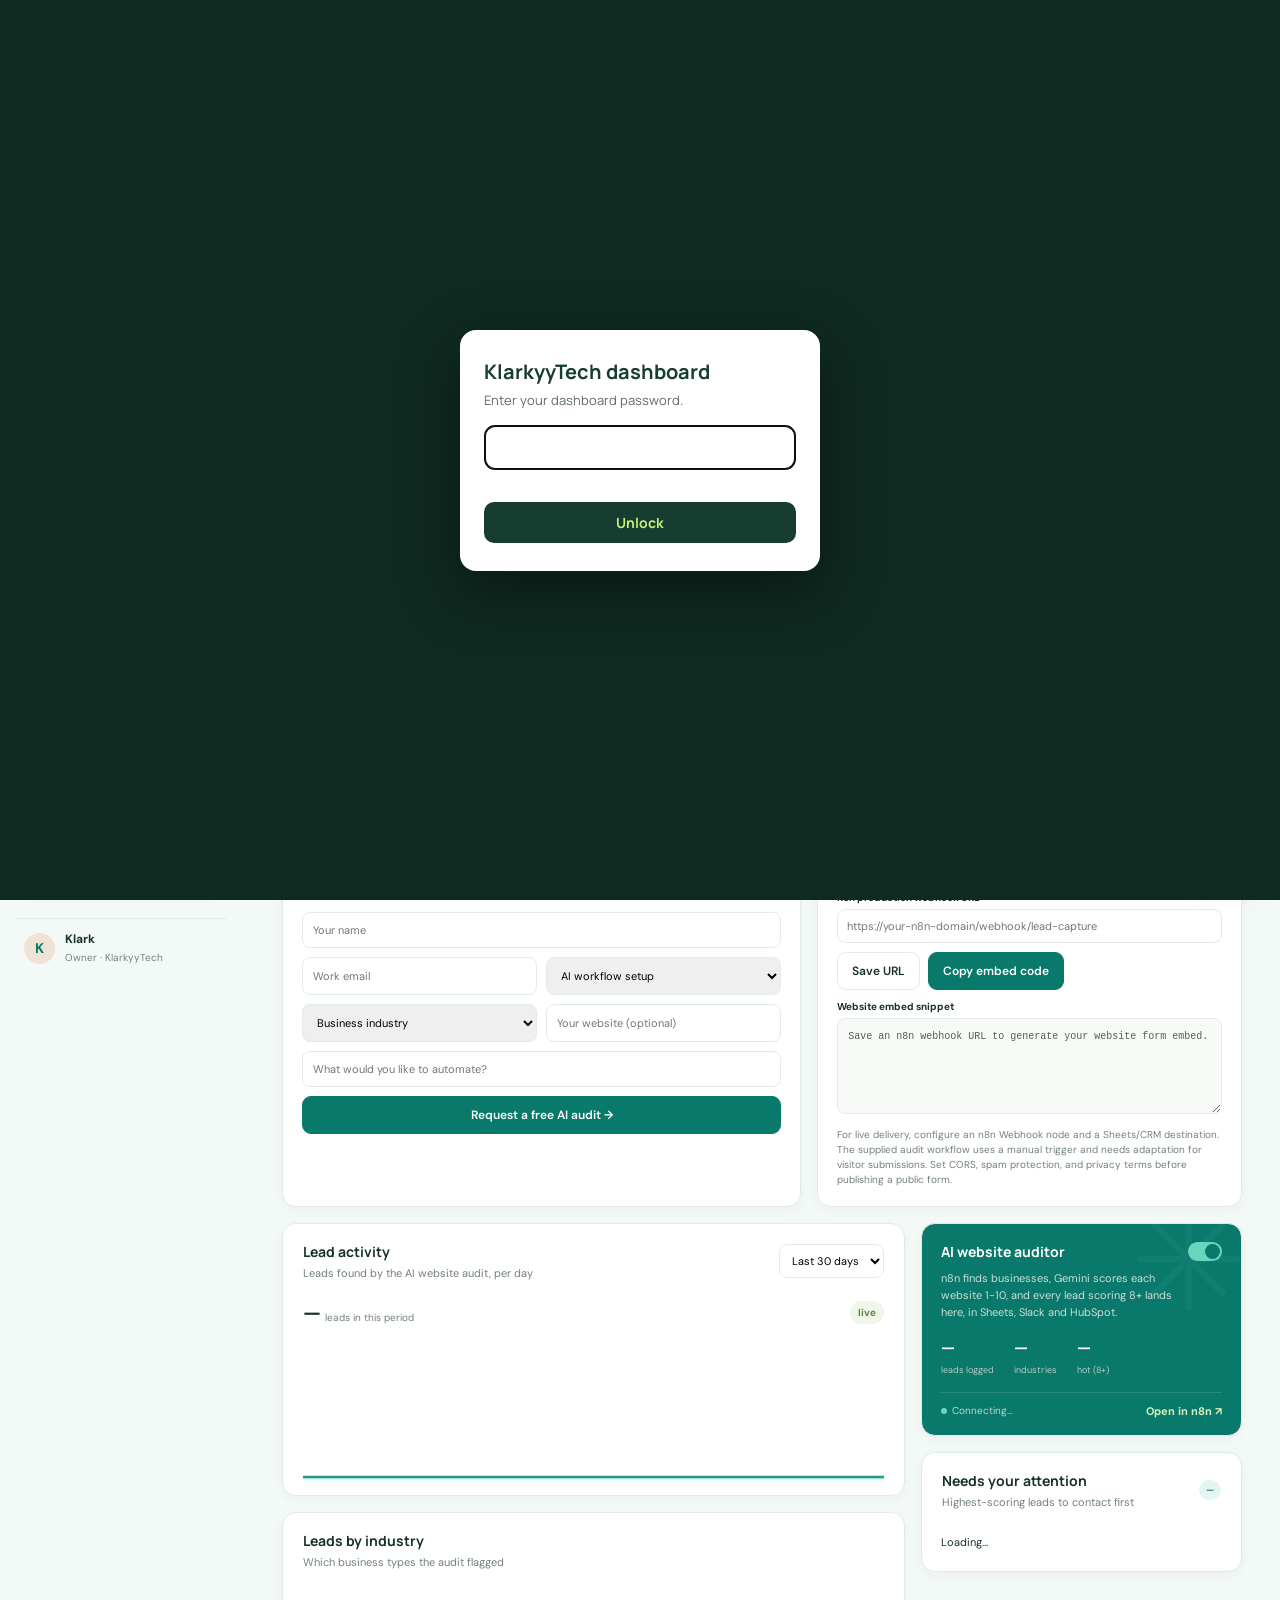
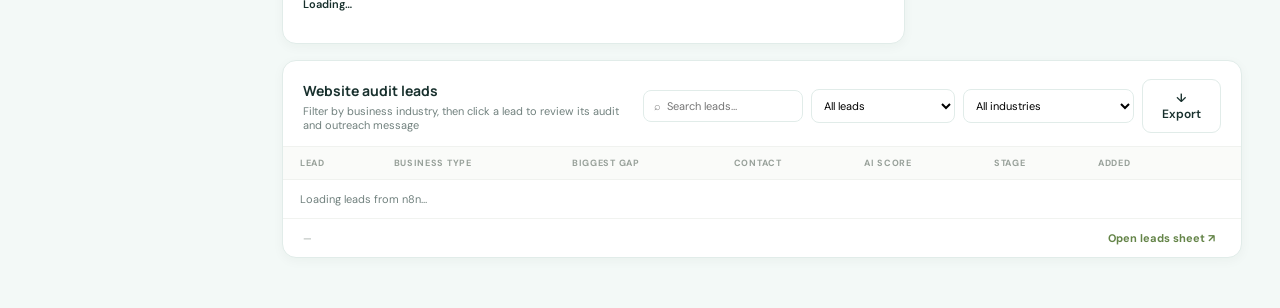
<file: dashboard.html>
<!doctype html>
<html lang="en">
<head>
<meta charset="utf-8"><meta name="robots" content="noindex,nofollow"><meta name="dashboard-build" content="2026-11-14 00:47"><meta name="viewport" content="width=device-width,initial-scale=1"><title>KlarkyyTech — Lead Intelligence</title>
<style>
@import url('https://fonts.googleapis.com/css2?family=DM+Sans:wght@400;500;600;700&family=Manrope:wght@400;500;600;700;800&display=swap');
:root{--ink:#18302d;--muted:#71817e;--line:#e1ece9;--paper:#fff;--bg:#f3f9f7;--green:#6ad5bd;--deep:#08796b;--mint:#e3f4ef;--orange:#f4a36c;--blue:#dceaf9;--shadow:0 12px 36px #152e2010}*{box-sizing:border-box}body{margin:0;background:var(--bg);color:var(--ink);font-family:'DM Sans',sans-serif;font-size:14px}button,input,select,textarea{font:inherit}button{cursor:pointer}.app{min-height:100vh;display:grid;grid-template-columns:244px 1fr}.sidebar{background:#fff;border-right:1px solid var(--line);padding:25px 17px;display:flex;flex-direction:column;position:sticky;top:0;height:100vh}.brand{display:flex;align-items:center;gap:10px;padding:0 11px 30px;font:700 13px 'Segoe UI',Arial,sans-serif;letter-spacing:.6px;color:#075849}.brand-name-tech{color:#078f7b}.brand-mark{width:30px;height:30px;border-radius:10px;display:block;flex:none;overflow:hidden}.brand-mark svg{width:100%;height:100%;display:block}.workspace-wrap{position:relative;margin:0 4px 26px}.workspace{margin:0;width:100%;padding:12px;border:1px solid var(--line);border-radius:12px;display:flex;gap:10px;align-items:center;background:transparent;color:var(--ink);font:inherit;text-align:left;cursor:pointer}.workspace:hover,.workspace:focus-visible{border-color:#8acfc1;background:#f5fbf9;outline:none}.workspace-menu{position:absolute;left:0;right:0;top:calc(100% + 7px);z-index:25;padding:12px;background:var(--paper);border:1px solid var(--line);border-radius:11px;box-shadow:0 14px 34px #102f2c20}.workspace-menu[hidden]{display:none}.workspace-menu>b{display:block;font-size:12px}.workspace-menu>small{display:block;margin:3px 0 10px;color:var(--muted);font-size:10px}.workspace-menu>button{width:100%;padding:9px 10px;text-align:left;border:0;border-radius:8px;background:var(--mint);color:var(--deep);font-size:11px;font-weight:700}.workspace-menu>button:hover{filter:brightness(.97)}html.theme-dark .workspace:hover,html.theme-dark .workspace:focus-visible{background:#153b36}.avatar{height:31px;width:31px;background:var(--mint);color:var(--deep);border-radius:9px;display:grid;place-items:center;font-weight:700}.workspace-copy{min-width:0;flex:1}.workspace b{font-size:12px;display:block;white-space:nowrap;overflow:hidden;text-overflow:ellipsis}.workspace small{font-size:9px;color:var(--muted);white-space:nowrap;display:flex;align-items:center;gap:4px;line-height:1.3}.workspace-chevron{flex:none;font-size:11px;line-height:1}.nav-label{font-size:10px;font-weight:700;letter-spacing:1.2px;text-transform:uppercase;color:#a3aca5;padding:0 11px 8px}.nav{display:grid;gap:4px;margin-bottom:25px}.nav button{border:0;background:transparent;text-align:left;padding:11px 12px;border-radius:9px;color:#69746d;display:flex;gap:12px;align-items:center;font-size:13px}.nav button span:first-child{width:17px;text-align:center;font-size:15px}.nav button.active{background:#e5f5f1;color:var(--deep);font-weight:700}.nav button:hover{background:#f5f7f3}.nav .count{margin-left:auto;background:#fff;border-radius:99px;padding:2px 7px;font-size:10px}.side-bottom{margin-top:auto}.plan{background:#f4f7ef;border-radius:13px;padding:14px;margin:0 4px 15px}.plan strong{font-size:12px}.plan p{color:var(--muted);font-size:11px;line-height:1.5;margin:7px 0 12px}.progress{height:5px;border-radius:8px;background:#e3e9dc}.progress i{display:block;width:64%;height:100%;border-radius:8px;background:#17a38c}.profile{display:flex;gap:10px;align-items:center;padding:12px 7px 0;border-top:1px solid var(--line)}.profile .avatar{border-radius:50%;background:#f1e2d6}.profile b{display:block;font-size:12px}.profile small{color:var(--muted);font-size:10px}.main{min-width:0}.topbar{height:68px;border-bottom:1px solid var(--line);background:#ffffffd9;display:flex;align-items:center;justify-content:space-between;padding:0 38px;position:sticky;top:0;z-index:4;backdrop-filter:blur(12px)}.crumb{color:var(--muted);font-size:12px}.crumb b{color:var(--ink);font-weight:600}.top-actions{display:flex;align-items:center;gap:11px}.icon-btn{width:34px;height:34px;border:1px solid var(--line);border-radius:10px;background:#fff;color:#69746d;position:relative}.dot{position:absolute;width:6px;height:6px;border:1px solid white;border-radius:50%;background:#ee875e;right:7px;top:6px}.top-avatar{width:32px;height:32px;border-radius:50%;background:#f1e2d6;display:grid;place-items:center;font-size:12px;font-weight:700}.content{padding:31px 38px 50px;max-width:1550px;margin:auto}.heading{display:flex;justify-content:space-between;align-items:flex-start;margin-bottom:25px}.eyebrow{font-size:11px;text-transform:uppercase;letter-spacing:1.1px;color:#869189;font-weight:700}.heading h1{font:700 28px Manrope;margin:6px 0 6px;letter-spacing:-.8px}.heading p{margin:0;color:var(--muted);font-size:13px}.btn{border:1px solid var(--line);background:white;border-radius:9px;padding:10px 14px;font-size:12px;font-weight:600;color:var(--ink);display:inline-flex;align-items:center;gap:8px}.btn:hover{border-color:#b9c6b8}.btn-primary{background:var(--deep);border-color:var(--deep);color:#fff}.btn-primary:hover{background:#096a60}.btn-lime{background:var(--green);border-color:var(--green);color:#084f46}.stats{display:grid;grid-template-columns:repeat(4,1fr);gap:15px;margin-bottom:20px}.stat{background:#fff;border:1px solid var(--line);border-radius:13px;padding:17px 18px;box-shadow:0 3px 12px #1a30210a}.stat-head{display:flex;align-items:center;justify-content:space-between;color:#7a857e;font-size:11px;font-weight:600}.stat-icon{width:28px;height:28px;background:#edf7f4;border-radius:8px;display:grid;place-items:center;color:var(--deep);font-size:14px}.stat-value{font:700 25px Manrope;margin:12px 0 4px;letter-spacing:-.6px}.stat-foot{font-size:10px;color:#8a948d}.up{color:#148773;font-weight:700}.dashboard-grid{display:grid;grid-template-columns:minmax(0,1.65fr) minmax(280px,.85fr);gap:16px}.card{background:#fff;border:1px solid var(--line);border-radius:14px;box-shadow:0 3px 12px #1a30210a;overflow:hidden}.card-head{padding:18px 20px 14px;display:flex;justify-content:space-between;align-items:center}.card-head h2{font:700 14px Manrope;margin:0}.card-head p{color:var(--muted);font-size:11px;margin:5px 0 0}.subtle-link{border:0;background:none;color:#648448;font-size:11px;font-weight:700}.chart-wrap{padding:2px 20px 13px}.chart-legend{display:flex;align-items:center;justify-content:space-between;margin-bottom:9px}.chart-legend b{font:700 23px Manrope}.chart-legend small{color:var(--muted);font-size:10px}.chart-legend .chip{color:#5c8842;background:#f0f6e8;padding:5px 8px;border-radius:99px;font-size:10px;font-weight:700}.chart{width:100%;height:145px;display:block}.chart-labels{display:flex;justify-content:space-between;color:#9aa39d;font-size:9px;margin:0 2px}.source-card{margin-top:16px}.source-list{padding:0 20px 18px}.source-row{display:grid;grid-template-columns:1fr 1.4fr 40px;align-items:center;gap:10px;margin:14px 0;font-size:11px}.source-name{display:flex;align-items:center;gap:8px;font-weight:600}.source-dot{width:8px;height:8px;border-radius:50%;background:#91bd5a}.source-row:nth-child(2) .source-dot{background:#7fa6ca}.source-row:nth-child(3) .source-dot{background:#e5a678}.source-row:nth-child(4) .source-dot{background:#ad92d3}.bar{height:6px;border-radius:10px;background:#f0f2ef}.bar i{display:block;height:100%;border-radius:10px;background:#65cbb2}.source-row:nth-child(2) .bar i{background:#a9caeb}.source-row:nth-child(3) .bar i{background:#f4c29e}.source-row:nth-child(4) .bar i{background:#c7b4e6}.source-count{text-align:right;font-weight:700}.automation-card{background:var(--deep);color:white;padding:18px 19px 17px;position:relative;overflow:hidden}.automation-card:after{content:'✳';position:absolute;font-size:140px;color:#ffffff0b;right:-6px;top:-53px}.auto-top{display:flex;align-items:center;justify-content:space-between;position:relative;z-index:1}.auto-top h2{font:700 14px Manrope;margin:0}.switch{border:0;width:34px;height:19px;border-radius:20px;background:#6ad5bd;padding:2px;display:flex;justify-content:flex-end}.switch i{width:15px;height:15px;border-radius:50%;background:var(--deep)}.auto-desc{font-size:11px;color:#d0ddd5;line-height:1.55;margin:9px 0 14px;max-width:255px;position:relative;z-index:1}.auto-metrics{display:flex;gap:20px;position:relative;z-index:1}.auto-metrics b{font:700 18px Manrope;display:block}.auto-metrics small{font-size:9px;color:#b7cbc0}.auto-foot{border-top:1px solid #ffffff22;margin-top:15px;padding-top:11px;display:flex;justify-content:space-between;color:#c5d7cc;font-size:10px;position:relative;z-index:1}.live-dot{display:inline-block;width:6px;height:6px;background:#6ad5bd;border-radius:50%;margin-right:5px}.activity{margin-top:16px}.activity-list{padding:0 19px 8px}.activity-item{display:flex;gap:11px;padding:12px 0;border-top:1px solid #f0f2ef}.activity-item:first-child{border-top:0}.activity-symbol{width:30px;height:30px;flex:none;border-radius:10px;display:grid;place-items:center;background:#eff5e8;color:#147e6f}.activity-item:nth-child(2) .activity-symbol{background:#fceee4;color:#bd774a}.activity-item:nth-child(3) .activity-symbol{background:#edf3fb;color:#5e81a9}.activity-copy{font-size:11px;line-height:1.45;flex:1}.activity-copy b{font-weight:700}.activity-copy small{display:block;color:var(--muted);font-size:9px;margin-top:3px}.badge{display:inline-flex;align-items:center;border-radius:99px;padding:4px 7px;font-size:9px;font-weight:700;background:#e5f5f1;color:#177969}.table-card{margin-top:16px}.table-top{display:flex;align-items:center;justify-content:space-between;gap:12px;padding:18px 20px 13px}.table-title h2{font:700 14px Manrope;margin:0}.table-title p{margin:4px 0 0;color:var(--muted);font-size:11px}.table-controls{display:flex;align-items:center;gap:8px}.search{border:1px solid var(--line);border-radius:8px;padding:8px 10px;width:170px;font-size:11px;outline:0}.search:focus,select:focus{border-color:#9bbb79}.filter{border:1px solid var(--line);border-radius:8px;padding:8px;font-size:11px;background:#fff}.table-scroll{overflow:auto}table{border-collapse:collapse;width:100%;min-width:700px}thead{background:#fafbf9}th{text-align:left;color:#98a19a;font-size:9px;text-transform:uppercase;letter-spacing:.7px;font-weight:700;padding:10px 17px;border-top:1px solid #f0f2ef;border-bottom:1px solid #f0f2ef}td{padding:12px 17px;border-bottom:1px solid #f1f3f0;font-size:11px;white-space:nowrap}tbody tr:hover{background:#fbfcfa}.lead-name{display:flex;align-items:center;gap:9px;font-weight:700}.lead-avatar{height:27px;width:27px;border-radius:9px;background:#f1e6da;display:grid;place-items:center;color:#805b3b;font-size:9px;font-weight:700}.lead-avatar.blue{background:#e0edf6;color:#476d84}.lead-avatar.pink{background:#f5e3e9;color:#986177}.lead-avatar.lilac{background:#eae5f6;color:#665589}.lead-email{display:block;color:var(--muted);font-size:9px;font-weight:400;margin-top:2px}.tag{border-radius:99px;padding:4px 7px;background:#f1f3f0;color:#68736b;font-size:9px}.status{display:inline-flex;align-items:center;gap:5px;border-radius:99px;padding:5px 8px;font-size:9px;font-weight:700}.status.new{background:#e5f5f1;color:#177969}.status.contacted{background:#edf3fb;color:#5a77a0}.status.qualified{background:#f5eaf8;color:#8a5c99}.status.booked{background:#fff0e5;color:#aa7045}.score{font-weight:700}.score.high{color:#4e8a43}.score.mid{color:#bd8744}.row-more{border:0;background:transparent;color:#8c968f;font-size:16px}.table-foot{padding:11px 20px;color:#9aa39d;font-size:10px;display:flex;justify-content:space-between;align-items:center;gap:10px;flex-wrap:wrap}.lead-pager{display:flex;gap:4px;flex-wrap:wrap}.lead-pager button{border:1px solid var(--line);background:transparent;color:inherit;border-radius:7px;padding:4px 9px;font-size:11px;cursor:pointer}.lead-pager button.on{background:#173c30;color:#c5f277;border-color:#173c30}.lead-pager button:disabled{opacity:.4;cursor:default}.toast{position:fixed;right:24px;bottom:24px;background:#08796b;color:white;padding:12px 16px;border-radius:10px;box-shadow:var(--shadow);font-size:12px;opacity:0;transform:translateY(8px);transition:.2s;pointer-events:none;z-index:10}.toast.show{opacity:1;transform:translateY(0)}.modal-backdrop{display:none;position:fixed;inset:0;background:#14241d66;z-index:20;align-items:center;justify-content:center;padding:20px}.modal-backdrop.open{display:flex}.modal{width:min(430px,100%);background:#fff;border-radius:16px;padding:23px;box-shadow:0 24px 80px #101b1744}.modal h2{font:700 19px Manrope;margin:0 0 5px}.modal p{color:var(--muted);font-size:12px;margin:0 0 18px}.modal label{display:block;font-size:11px;font-weight:700;margin:13px 0 5px}.modal input,.modal select,.modal textarea{width:100%;padding:10px;border:1px solid var(--line);border-radius:8px;outline:0;font-size:12px}.modal textarea{min-height:74px;resize:vertical}.modal-actions{display:flex;justify-content:flex-end;gap:8px;margin-top:18px}.mobile-menu{display:none}
@media(max-width:1050px){.app{grid-template-columns:205px 1fr}.content{padding:26px 23px}.topbar{padding:0 23px}.stats{grid-template-columns:repeat(2,1fr)}.dashboard-grid{grid-template-columns:1fr}.right-col{display:grid;grid-template-columns:1fr 1fr;gap:14px}.activity{margin-top:0}.source-card{margin-top:14px}}
@media(max-width:680px){.app{display:block}.sidebar{display:none}.topbar{height:58px;padding:0 16px}.mobile-menu{display:inline-flex}.content{padding:22px 15px 35px}.heading{gap:12px}.heading h1{font-size:23px}.heading p{max-width:225px;line-height:1.5}.heading .btn{padding:9px 10px;font-size:11px}.stats{gap:9px}.stat{padding:13px}.stat-value{font-size:21px}.dashboard-grid{gap:12px}.right-col{grid-template-columns:1fr}.source-card{margin-top:12px}.table-top{align-items:flex-start;flex-direction:column}.table-controls{width:100%}.search{flex:1;width:unset}.table-card{margin-top:12px}.crumb{font-size:11px}}
.workflow-panel{margin:0 0 16px;background:#fff;border:1px solid var(--line);border-radius:14px;box-shadow:0 3px 12px #1a30210a;padding:17px 20px;display:grid;grid-template-columns:1fr auto;gap:14px;align-items:center}.workflow-main{display:flex;gap:12px;align-items:flex-start}.workflow-icon{width:36px;height:36px;flex:none;border-radius:11px;background:#edf7f4;color:var(--deep);display:grid;place-items:center;font-size:17px}.workflow-main h2{font:700 14px Manrope;margin:1px 0 5px}.workflow-main p{font-size:11px;color:var(--muted);margin:0;line-height:1.5}.workflow-status{font-size:10px;font-weight:700;color:#9a7144;background:#fff5e8;border-radius:99px;padding:6px 9px;white-space:nowrap}.workflow-details{grid-column:1/-1;border-top:1px solid var(--line);padding-top:12px;display:flex;align-items:center;gap:14px;flex-wrap:wrap}.workflow-file{display:none}.workflow-alert{display:none;grid-column:1/-1;background:#fff8e9;border-radius:9px;padding:10px 12px;color:#81653b;font-size:10px;line-height:1.55}.workflow-panel.imported .workflow-status{background:#e5f5f1;color:#177969}.workflow-panel.imported .workflow-alert{display:block}@media(max-width:680px){.workflow-panel{grid-template-columns:1fr}.workflow-details{grid-column:auto}}.capture-kit{margin:0 0 16px;display:grid;grid-template-columns:1.1fr .9fr;gap:16px}.capture-card,.embed-card{background:#fff;border:1px solid var(--line);border-radius:14px;box-shadow:0 3px 12px #1a30210a;padding:19px}.capture-card h2,.embed-card h2{font:700 14px Manrope;margin:0 0 5px}.capture-card p,.embed-card p{font-size:11px;line-height:1.5;color:var(--muted);margin:0 0 14px}.capture-form{display:grid;grid-template-columns:1fr 1fr;gap:9px}.capture-form input,.capture-form select{padding:10px;border:1px solid var(--line);border-radius:8px;font-size:11px;width:100%;outline:0}.capture-form input:first-child{grid-column:1/-1}.capture-full{grid-column:1/-1}.capture-form .btn{justify-content:center}.embed-label{font-size:10px;font-weight:700;display:block;margin:10px 0 5px}.embed-url{width:100%;border:1px solid var(--line);border-radius:8px;padding:9px;font-size:11px}.codebox{height:96px;width:100%;resize:vertical;padding:10px;border:1px solid var(--line);border-radius:8px;background:#f8faf7;color:#526056;font:10px/1.5 monospace}.capture-note{font-size:10px!important;margin:9px 0 0!important}.capture-success{display:none;margin-top:9px;padding:9px;border-radius:8px;background:#e5f5f1;color:#177969;font-size:10px}.capture-success.show{display:block}@media(max-width:800px){.capture-kit{grid-template-columns:1fr}}@media(max-width:680px){.capture-form{grid-template-columns:1fr}.capture-form input:first-child,.capture-full{grid-column:auto}}html.theme-dark{--ink:#e2f2ee;--muted:#9db9b2;--line:#254740;--paper:#112c27;--bg:#0a1f1c;--mint:#173c38;--shadow:0 12px 36px #0005;color-scheme:dark}html.theme-dark body{background:var(--bg);color:var(--ink)}html.theme-dark .sidebar,html.theme-dark .topbar,html.theme-dark .workspace,html.theme-dark .stat,html.theme-dark .card,html.theme-dark .capture-card,html.theme-dark .embed-card,html.theme-dark .modal{background:#112c27;color:var(--ink)}html.theme-dark .topbar{background:#112c27e8}html.theme-dark .workspace,html.theme-dark .btn,html.theme-dark .icon-btn,html.theme-dark .filter,html.theme-dark .search,html.theme-dark .capture-form input,html.theme-dark .capture-form select,html.theme-dark .embed-url,html.theme-dark .modal input,html.theme-dark .modal select,html.theme-dark .modal textarea{background:#16332e;color:var(--ink);border-color:var(--line)}html.theme-dark .nav button{color:#b2beb5}html.theme-dark .nav button.active{background:#293a2d;color:#d6f0b8}html.theme-dark .nav button:hover{background:#16332e}html.theme-dark .plan{background:#16332e}html.theme-dark .plan p,html.theme-dark .profile small,html.theme-dark .workspace small{color:var(--muted)}html.theme-dark thead{background:#1d2821}html.theme-dark th{border-color:var(--line);color:#a0ada4}html.theme-dark td{border-color:#1f3734}html.theme-dark tbody tr:hover{background:#16332e}html.theme-dark .tag{background:#1f3734;color:#c2ddd7}html.theme-dark .activity-item{border-color:var(--line)}html.theme-dark .codebox{background:#111a14;color:#b9c9bb;border-color:var(--line)}html.theme-dark .progress{background:#303c33}html.theme-dark .stat-icon{background:#29382d;color:#6ad5bd}html.theme-dark .capture-success{background:#173c38;color:#9fe6d7}html.theme-dark .workflow-alert{background:#332d20;color:#e6cc91}html.theme-dark .workflow-status{background:#332d20;color:#e6cc91}html.theme-dark .workflow-panel.imported .workflow-status{background:#173c38;color:#9fe6d7}html.theme-dark .badge{background:#173c38;color:#9fe6d7}html.theme-dark .btn-primary{background:#6ad5bd;color:#084f46;border-color:#6ad5bd}html.theme-dark .btn-lime{color:#084f46}html.theme-dark .source-row .bar{background:#254740}html.theme-dark .activity-symbol{filter:brightness(.8)}html.theme-dark .workflow-icon{background:#29382d;color:#6ad5bd}
.workflow-panel.live .workflow-status{background:#e5f5f1;color:#177969}.workflow-panel.errored .workflow-status{background:#fdecea;color:#b0473a}.workflow-panel.errored .workflow-alert{display:block;background:#fdecea;color:#8f3b30}html.theme-dark .workflow-panel.live .workflow-status{background:#173c38;color:#9fe6d7}html.theme-dark .workflow-panel.errored .workflow-status,html.theme-dark .workflow-panel.errored .workflow-alert{background:#3a2522;color:#f0b7ae}
#leadRows tr.lead-row{cursor:pointer}.gap-cell{max-width:340px;overflow:hidden;text-overflow:ellipsis;white-space:nowrap}.score.low{color:#8a948d}.status.hot{background:#fdecea;color:#b0473a}.status.warm{background:#fff0e5;color:#aa7045}html.theme-dark .status.hot{background:#3a2522;color:#f0b7ae}html.theme-dark .status.warm{background:#3a2e22;color:#f0c9a3}
.detail-modal{width:min(620px,100%);max-height:88vh;overflow:auto}.detail-head{display:flex;justify-content:space-between;align-items:flex-start;gap:12px}.detail-head p{margin:0 0 14px}.detail-score{font:800 20px Manrope;background:var(--mint);color:var(--deep);border-radius:12px;padding:8px 12px;white-space:nowrap}.detail-block{border-top:1px solid var(--line);padding:11px 0;font-size:12px;line-height:1.55}.detail-block b{display:block;font-size:10px;text-transform:uppercase;letter-spacing:.8px;color:var(--muted);margin-bottom:4px}.detail-block ul{margin:0;padding-left:18px}.detail-block.pitch span{display:block;background:var(--mint);border-radius:9px;padding:10px 12px;color:var(--ink)}html.theme-dark .detail-score{color:#9fe6d7}
@media(max-width:680px){.gap-cell{max-width:180px}}.top-actions{position:relative}.top-avatar{border:0;cursor:pointer;font-family:inherit}.utility-popover{position:absolute;right:0;top:43px;width:min(310px,calc(100vw - 32px));max-height:420px;overflow:auto;background:#fff;border:1px solid var(--line);border-radius:13px;box-shadow:0 16px 45px #13271f24;padding:8px;z-index:30;color:var(--ink)}.utility-popover[hidden]{display:none}.utility-popover h3{font:700 13px Manrope;margin:8px 10px}.utility-popover p{font-size:11px;line-height:1.5;color:var(--muted);margin:7px 10px 11px}.utility-popover button{display:flex;width:100%;align-items:center;gap:9px;text-align:left;background:transparent;border:0;border-radius:8px;padding:10px;color:var(--ink);font-size:11px;cursor:pointer}.utility-popover button:hover{background:#edf7f4}.utility-popover small{display:block;color:var(--muted);font-size:9px;margin-top:3px}.utility-popover .utility-sep{height:1px;background:var(--line);margin:5px 3px}html.theme-dark .utility-popover{background:#112c27;border-color:#254740;color:var(--ink)}html.theme-dark .utility-popover button:hover{background:#16332e}.pipeline-card{margin:0 0 16px}.pipeline-body{display:grid;grid-template-columns:minmax(0,1.25fr) minmax(260px,1fr);gap:22px;padding:0 20px 18px}.funnel{display:grid;gap:9px}.funnel-row{display:grid;grid-template-columns:118px 1fr 74px;align-items:center;gap:10px;font-size:11px}.funnel-label{font-weight:700}.funnel-label small{display:block;color:var(--muted);font-weight:400;font-size:9px;margin-top:1px}.funnel-bar{height:22px;border-radius:7px;background:#f0f2ef;overflow:hidden}.funnel-bar i{display:block;height:100%;border-radius:7px;background:#65cbb2;min-width:3px;transition:width .4s}.funnel-row.reply .funnel-bar i{background:#a9caeb}.funnel-row.win .funnel-bar i{background:#259c87}.funnel-row.lost .funnel-bar i{background:#f4c29e}.funnel-num{text-align:right;font:700 14px Manrope}.funnel-num small{display:block;font:400 9px 'DM Sans';color:var(--muted)}.funnel-empty,.muted-cell{color:var(--muted);font-size:11px}.gap-stats h3{font:700 12px Manrope;margin:0 0 7px}.mini-table{min-width:0;width:100%}.mini-table th{padding:6px 8px;font-size:8px}.mini-table td{padding:7px 8px;font-size:10px;white-space:normal}.mini-table td:not(:first-child),.mini-table th:not(:first-child){text-align:right}
.status.st-new{background:#f1f3f0;color:#68736b}.status.st-queued{background:#fff5e8;color:#9a7144}.status.st-emailed{background:#edf3fb;color:#5a77a0}.status.st-followed_up{background:#e7eefb;color:#46679a}.status.st-replied{background:#f5eaf8;color:#8a5c99}.status.st-interested{background:#e3f4d6;color:#3d7a2a}.status.st-not_interested{background:#fdecea;color:#a2483c}.status.st-skipped{background:#f1f3f0;color:#9aa39d}.outreach-steps{display:grid;gap:5px;margin:2px 0 0;padding:0;list-style:none}.outreach-steps li{display:flex;gap:8px;font-size:11px}.outreach-steps li b{display:inline;font-size:11px;text-transform:none;letter-spacing:0;color:var(--ink);margin:0;min-width:92px}.outreach-steps li.todo{color:var(--muted)}.outreach-steps li.todo b{color:var(--muted)}.reply-box{margin-top:8px;background:var(--mint);border-radius:9px;padding:9px 11px;font-size:11px}
html.theme-dark .funnel-bar{background:#254740}html.theme-dark .status.st-new,html.theme-dark .status.st-skipped{background:#1f3734;color:#c2ddd7}html.theme-dark .status.st-queued{background:#332d20;color:#e6cc91}html.theme-dark .status.st-emailed,html.theme-dark .status.st-followed_up{background:#22303f;color:#a9caeb}html.theme-dark .status.st-replied{background:#33263a;color:#d8b9e4}html.theme-dark .status.st-interested{background:#173c38;color:#9fe6d7}html.theme-dark .status.st-not_interested{background:#3a2522;color:#f0b7ae}
@media(max-width:900px){.pipeline-body{grid-template-columns:1fr}}@media(max-width:520px){.funnel-row{grid-template-columns:92px 1fr 56px}}
</style>
<style>
.icon-btn,.top-avatar{transition:background-color .18s ease,border-color .18s ease,color .18s ease,transform .18s ease}.icon-btn{width:38px;height:38px;display:grid;place-items:center;font-weight:600}.icon-btn svg{width:17px;height:17px;fill:none;stroke:currentColor;stroke-width:1.7;stroke-linecap:round;stroke-linejoin:round}.icon-btn:hover,.top-avatar:hover{background:var(--mint);border-color:#9acfc3;color:var(--deep);transform:translateY(-1px)}.icon-btn:focus-visible,.top-avatar:focus-visible,.utility-popover button:focus-visible{outline:3px solid #58bda7;outline-offset:2px}.icon-btn[aria-expanded=true]{background:var(--mint);border-color:#9acfc3;color:var(--deep)}
@media(max-width:680px){.table-controls{flex-wrap:wrap}.table-controls .search{flex:1 1 100%;width:100%}.table-controls .filter{flex:1 1 135px;min-width:0}}
html.theme-dark .brand,html.theme-dark .brand-name-tech{color:#b9eee2}html.theme-dark .crumb,html.theme-dark .crumb b,html.theme-dark .nav-label,html.theme-dark .workspace small,html.theme-dark .profile small,html.theme-dark .plan p,html.theme-dark .eyebrow,html.theme-dark .stat-head,html.theme-dark .stat-foot,html.theme-dark .card-head p,html.theme-dark .chart-labels,html.theme-dark .chart-legend small,html.theme-dark .workflow-main p,html.theme-dark .workflow-details small,html.theme-dark .auto-desc,html.theme-dark .auto-metrics small,html.theme-dark .auto-foot,html.theme-dark .activity-copy small,html.theme-dark .table-title p,html.theme-dark .table-foot,html.theme-dark th,html.theme-dark .lead-email,html.theme-dark .capture-card p,html.theme-dark .embed-card p,html.theme-dark .capture-note,html.theme-dark .route-header p,html.theme-dark .route-card p,html.theme-dark .route-note,html.theme-dark .route-empty,html.theme-dark .muted-cell,html.theme-dark .detail-block b{color:#b8cdc7}html.theme-dark .subtle-link{color:#a9e3d3}html.theme-dark input::placeholder,html.theme-dark textarea::placeholder{color:#9fb6af;opacity:1}html.theme-dark .search,html.theme-dark .filter,html.theme-dark select{color-scheme:dark}html.theme-dark .status.new{background:#173c38;color:#b9eee2}html.theme-dark .tag{background:#254740;color:#d8e9e4}html.theme-dark .source-row,html.theme-dark .source-count,html.theme-dark .gap-stats,html.theme-dark .funnel-label small{color:#d8e9e4}
html.theme-dark{--ink:#e5ece6;--muted:#a1b8b0;--line:#254740;--paper:#112c27;--bg:#0a1f1c;--deep:#0e7466;--mint:#173c38;--shadow:0 12px 36px #0005}html.theme-dark .sidebar,html.theme-dark .topbar,html.theme-dark .stat,html.theme-dark .card,html.theme-dark .workflow-panel,html.theme-dark .capture-card,html.theme-dark .embed-card,html.theme-dark .modal,html.theme-dark .route-card{background:#112c27;color:var(--ink);border-color:var(--line)}html.theme-dark .topbar{background:#112c27e8}html.theme-dark .workspace,html.theme-dark .btn,html.theme-dark .icon-btn,html.theme-dark .search,html.theme-dark .filter,html.theme-dark .modal input,html.theme-dark .modal select,html.theme-dark .modal textarea{background:#16332e;color:var(--ink);border-color:var(--line)}html.theme-dark .btn-primary{background:#08796b;border-color:#08796b;color:#fff}html.theme-dark .btn-lime{background:#6ad5bd;border-color:#6ad5bd;color:#084f46}html.theme-dark .nav button{color:#a1b8b0}html.theme-dark .nav button.active,html.theme-dark .nav button:hover,html.theme-dark .utility-popover button:hover{background:#173c38;color:#b9eee2}html.theme-dark .profile,html.theme-dark td,html.theme-dark th,html.theme-dark .activity-item,html.theme-dark .detail-block{border-color:var(--line)}html.theme-dark thead,html.theme-dark tbody tr:hover{background:#16332e}html.theme-dark .table-card,html.theme-dark .table-scroll{background:#112c27}html.theme-dark .plan,html.theme-dark .route-note{background:#16332e;color:#c2ddd7}html.theme-dark .workspace-menu,html.theme-dark .utility-popover{background:#112c27;color:var(--ink);border-color:var(--line)}html.theme-dark .utility-popover button{color:var(--ink)}html.theme-dark .utility-popover p,html.theme-dark .utility-popover small{color:var(--muted)}html.theme-dark .modal-backdrop{background:#0009}
</style>
</head>
<body>
<div class="app">
<aside class="sidebar">
<div class="brand"><span class="brand-mark"><svg viewBox="0 0 64 64" aria-hidden="true"><defs><linearGradient id="brandNodeGradient" x1="0" y1="0" x2="1" y2="1"><stop offset="0" stop-color="#d5fff5"/><stop offset="1" stop-color="#fff"/></linearGradient></defs><rect width="64" height="64" rx="17" fill="#078f7b"/><circle cx="32" cy="32" r="29" fill="none" stroke="#e9fff9" stroke-opacity=".22"/><circle cx="32" cy="32" r="26" fill="#d5fff5" fill-opacity=".055"/><g transform="rotate(45 32 32) translate(-78 -14.75) scale(.55)"><path d="M180 72 200 50 220 72 200 94 200 120M180 72 174 99M220 72 226 99" fill="none" stroke="url(#brandNodeGradient)" stroke-width="6" stroke-linecap="round" stroke-linejoin="round"/><circle cx="200" cy="94" r="5" fill="#d5fff5"/><g fill="#078f7b" stroke="url(#brandNodeGradient)" stroke-width="5"><circle cx="180" cy="72" r="10"/><circle cx="200" cy="50" r="10"/><circle cx="220" cy="72" r="10"/><circle cx="200" cy="120" r="10"/><circle cx="174" cy="99" r="9"/><circle cx="226" cy="99" r="9"/></g></g></svg></span><span>KLARKYY<span class="brand-name-tech">TECH</span></span></div>
<div class="workspace-wrap"><button class="workspace" id="workspaceSwitcher" type="button" aria-haspopup="true" aria-expanded="false" aria-controls="workspaceMenu"><div class="avatar">A</div><div class="workspace-copy"><b>Acme Studio</b><small>Service workspace <span class="workspace-chevron" aria-hidden="true">⌄</span></small></div></button><div class="workspace-menu" id="workspaceMenu" hidden><b id="workspaceMenuName">KlarkyyTech</b><small>Active service workspace</small><button type="button" id="workspaceSettings">Workspace settings</button></div></div>
<div class="nav-label">Workspace</div><nav class="nav"><button class="active" data-view="Overview"><span>▦</span>Overview</button><button data-view="Leads"><span>♧</span>Leads <span class="count">24</span></button><button data-view="Conversations"><span>▤</span>Conversations</button><button data-view="Sent emails"><span>✉</span>Sent emails</button><button data-view="Sent WhatsApp"><span>✆</span>Sent WhatsApp</button><button data-view="Automations"><span>✳</span>Automations</button></nav>
<div class="nav-label">Growth</div><nav class="nav"><button data-view="Services"><span>◈</span>Services</button><button data-view="Website capture"><span>⌘</span>Website capture</button><button data-view="Analytics"><span>⌁</span>Analytics</button></nav>
<div class="nav-label">Manage</div><nav class="nav"><button data-view="Integrations"><span>⧉</span>Integrations</button><button data-view="Settings"><span>⚙</span>Settings</button></nav>
<div class="side-bottom"><div class="plan"><strong>Monthly lead target</strong><p>64 of 100 qualified leads this month</p><div class="progress"><i></i></div></div><div class="profile"><div class="avatar">K</div><div><b>Klark</b><small>Owner · KlarkyyTech</small></div></div></div>
</aside>
<main class="main">
<header class="topbar"><div class="crumb"><span class="mobile-menu">☰　</span>Workspace　/　<b>Overview</b></div><div class="top-actions"><a class="btn" href="https://klarkyy00.github.io/Klark_portfolio/klarkyytech/" target="_blank" rel="noopener noreferrer">Website ↗</a><button type="button" class="icon-btn" aria-label="Toggle color theme" id="themeToggle" title="Switch to dark mode">☾</button><button type="button" class="icon-btn" id="helpButton" aria-label="Help" title="Help" aria-haspopup="dialog" aria-expanded="false">?</button><button type="button" class="icon-btn" id="notificationsButton" aria-label="Notifications" title="Notifications" aria-haspopup="dialog" aria-expanded="false"> <svg aria-hidden="true" viewBox="0 0 24 24"><path d="M18 9a6 6 0 0 0-12 0c0 7-3 7-3 9h18c0-2-3-2-3-9M10 21h4"/></svg><i class="dot" aria-hidden="true"></i></button><button type="button" class="top-avatar" id="profileMenuButton" aria-label="Open profile menu" title="Profile" aria-haspopup="dialog" aria-expanded="false">K</button></div></header>
<div class="content">
<section class="heading"><div><div class="eyebrow" id="todayLabel">Today</div><h1><span id="greeting">Hello</span>, Klark <span style="font-size:23px">✦</span></h1><p>Here’s how your lead engine is performing this month.</p></div><button class="btn btn-primary" id="addLead">＋ Add a lead</button></section>
<section class="stats">
<div class="stat"><div class="stat-head">Leads found <span class="stat-icon">♧</span></div><div class="stat-value" id="leadCount">—</div><div class="stat-foot" id="leadCountFoot">unique businesses scoring 8+</div></div>
<div class="stat"><div class="stat-head">Hot leads (8+) <span class="stat-icon">↗</span></div><div class="stat-value" id="hotCount">—</div><div class="stat-foot" id="hotFoot">website badly needs help</div></div>
<div class="stat"><div class="stat-head">Average AI score <span class="stat-icon">◈</span></div><div class="stat-value" id="avgScore">—</div><div class="stat-foot">out of 10 · higher = bigger opportunity</div></div>
<div class="stat"><div class="stat-head">Sites down <span class="stat-icon">!</span></div><div class="stat-value" id="downCount">—</div><div class="stat-foot">unreachable websites, urgent pitch</div></div>
</section>
<section class="card pipeline-card" id="pipelineCard"><div class="card-head"><div><h2>Outreach pipeline</h2><p>From audited lead to interested reply, live from the outreach queue</p></div><span class="badge" id="pipelineBadge">—</span></div><div class="pipeline-body"><div class="funnel" id="funnel"><div class="funnel-empty">Loading pipeline…</div></div><div class="gap-stats"><h3>Which gap gets replies</h3><table class="mini-table"><thead><tr><th>Gap</th><th>Emailed</th><th>Replied</th><th>Interested</th></tr></thead><tbody id="gapStats"><tr><td colspan="4" class="muted-cell">No emails sent yet</td></tr></tbody></table><h3 style="margin-top:14px">By industry</h3><table class="mini-table"><thead><tr><th>Industry</th><th>Emailed</th><th>Replied</th><th>Interested</th></tr></thead><tbody id="industryStats"><tr><td colspan="4" class="muted-cell">No emails sent yet</td></tr></tbody></table></div></div></section>
<section class="workflow-panel" id="workflowPanel"><div class="workflow-main"><span class="workflow-icon">⌘</span><div><h2>Website Opportunity Finder <span style="font-weight:400;color:#849087">· live from n8n</span></h2><p>Finds local businesses on OpenStreetMap, audits their websites with Gemini, and logs leads scoring 8+ to Google Sheets, Slack #website-leads and HubSpot. The dashboard classifies and filters businesses by industry.</p></div></div><span class="workflow-status" id="workflowStatus">Connecting…</span><div class="workflow-details"><button class="btn" id="refreshLeads">↻ Refresh now</button><a class="subtle-link" id="sheetLink" target="_blank" rel="noopener" style="text-decoration:none">Open leads sheet ↗</a><small id="workflowInfo" style="color:var(--muted);font-size:10px">Loading leads…</small><small style="color:var(--muted);font-size:10px">Auto-refreshes every 60 seconds while this tab is open.</small></div><div class="workflow-alert" id="workflowAlert"></div></section><section class="health-panel" id="healthPanel" hidden><div class="hp-head"><h2>System health</h2><span class="hp-badge" id="hpBadge">Checking…</span><small id="hpTime"></small></div><div class="hp-grid" id="hpGrid"></div></section><section class="wa-queue" id="waQueue" hidden></section><section class="capture-kit"><div class="capture-card"><div class="eyebrow" style="margin-bottom:7px">Website conversion</div><h2>Turn visitors into leads</h2><p>Preview a simple inquiry form for your services. Leads are saved to the Leads folder in your Obsidian vault when the dashboard server is running.</p><form class="capture-form" id="capturePreview"><input name="name" required placeholder="Your name"><input name="email" type="email" required placeholder="Work email"><select name="service"><option>AI workflow setup</option><option>Lead generation system</option><option>Automation consulting</option><option>AI customer support</option></select><select name="industry" aria-label="Business industry"><option value="other">Business industry</option><option value="healthcare">Healthcare &amp; Medical</option><option value="construction">Construction &amp; Trades</option><option value="real_estate">Real Estate</option><option value="professional_services">Professional Services</option><option value="retail">Retail &amp; E-commerce</option><option value="food_hospitality">Food &amp; Hospitality</option><option value="education">Education</option><option value="finance_insurance">Finance &amp; Insurance</option><option value="technology">Technology</option><option value="automotive">Automotive</option><option value="beauty_wellness">Beauty &amp; Wellness</option><option value="manufacturing_logistics">Manufacturing &amp; Logistics</option></select><input name="website" type="url" placeholder="Your website (optional)"><input class="capture-full" name="message" placeholder="What would you like to automate?"><button class="btn btn-primary capture-full" type="submit">Request a free AI audit →</button></form><div class="capture-success" id="captureSuccess">Inquiry saved. The dashboard syncs eligible n8n audit leads into the same Obsidian folder.</div></div><div class="embed-card"><h2>Connect your website</h2><p>Paste your active n8n Webhook URL to generate a small form embed for your site.</p><label class="embed-label" for="webhookUrl">n8n production webhook URL</label><input class="embed-url" id="webhookUrl" type="url" placeholder="https://your-n8n-domain/webhook/lead-capture"><div style="display:flex;gap:8px;margin-top:9px"><button class="btn" id="saveWebhook">Save URL</button><button class="btn btn-primary" id="copyEmbed">Copy embed code</button></div><label class="embed-label" for="embedCode">Website embed snippet</label><textarea class="codebox" id="embedCode" readonly></textarea><p class="capture-note">For live delivery, configure an n8n Webhook node and a Sheets/CRM destination. The supplied audit workflow uses a manual trigger and needs adaptation for visitor submissions. Set CORS, spam protection, and privacy terms before publishing a public form.</p></div></section><section class="dashboard-grid"><div class="left-col">
<div class="card"><div class="card-head"><div><h2>Lead activity</h2><p>Leads found by the AI website audit, per day</p></div><select class="filter" id="period"><option value="30">Last 30 days</option><option value="14">Last 14 days</option><option value="7">Last 7 days</option></select></div><div class="chart-wrap"><div class="chart-legend"><div><b id="chartTotal">—</b> <small>leads in this period</small></div><span class="chip" id="chartChip">live</span></div><svg class="chart" viewBox="0 0 700 145" preserveAspectRatio="none" aria-label="Lead activity chart"><defs><linearGradient id="fill" x1="0" y1="0" x2="0" y2="1"><stop offset="0" stop-color="#6ad5bd" stop-opacity=".48"/><stop offset="1" stop-color="#6ad5bd" stop-opacity="0"/></linearGradient></defs><path id="chartArea" d="M0 140 H700 V145 H0Z" fill="url(#fill)"/><path id="chartLine" d="M0 140 H700" fill="none" stroke="#259c87" stroke-width="2.4" vector-effect="non-scaling-stroke"/></svg><div class="chart-labels" id="chartLabels"></div></div></div>
<div class="card source-card"><div class="card-head"><div><h2>Leads by industry</h2><p>Which business types the audit flagged</p></div></div><div class="source-list" id="industryList"><div class="source-row"><div class="source-name">Loading…</div></div></div></div>
</div><div class="right-col">
<div class="card automation-card"><div class="auto-top"><h2>AI website auditor</h2><span class="switch" aria-hidden="true"><i></i></span></div><p class="auto-desc">n8n finds businesses, Gemini scores each website 1-10, and every lead scoring 8+ lands here, in Sheets, Slack and HubSpot.</p><div class="auto-metrics"><div><b id="autoCount">—</b><small>leads logged</small></div><div><b id="autoIndustries">—</b><small>industries</small></div><div><b id="autoHotPct">—</b><small>hot (8+)</small></div></div><div class="auto-foot"><span><i class="live-dot" id="liveDot"></i><span id="autoState">Connecting…</span></span><a class="subtle-link" style="color:#d9f1be;text-decoration:none" href="https://awkward-wolverine-map.ngrok-free.dev/workflow/EVdDNZNQYdtVNXDM" target="_blank" rel="noopener">Open in n8n ↗</a></div></div>
<div class="card activity"><div class="card-head"><div><h2>Needs your attention</h2><p>Highest-scoring leads to contact first</p></div><span class="badge" id="attentionBadge">—</span></div><div class="activity-list" id="attentionList"><div class="activity-item"><div class="activity-copy">Loading…</div></div></div></div>
</div></section>
<section class="card table-card"><div class="table-top"><div class="table-title"><h2>Website audit leads</h2><p>Filter by business industry, then click a lead to review its audit and outreach message</p></div><div class="table-controls"><input class="search" id="search" placeholder="⌕  Search leads…"><select class="filter" id="statusFilter"><option value="all">All leads</option><optgroup label="Pipeline stage"><option value="stage:new">New (not emailed)</option><option value="stage:queued">Queued</option><option value="stage:emailed">Emailed</option><option value="stage:followed_up">Followed up</option><option value="stage:replied">Replied</option><option value="stage:interested">Interested</option><option value="stage:not_interested">Not interested</option><option value="stage:skipped">Skipped</option></optgroup><optgroup label="AI score"><option value="hot">Hot (8+)</option><option value="warm">Warm (6-7)</option></optgroup><option value="manual">Manual entries</option></select><select class="filter" id="industryFilter" aria-label="Filter by business industry"><option value="all">All industries</option><option value="healthcare">Healthcare &amp; Medical</option><option value="construction">Construction &amp; Trades</option><option value="real_estate">Real Estate</option><option value="professional_services">Professional Services</option><option value="retail">Retail &amp; E-commerce</option><option value="food_hospitality">Food &amp; Hospitality</option><option value="education">Education</option><option value="finance_insurance">Finance &amp; Insurance</option><option value="technology">Technology</option><option value="automotive">Automotive</option><option value="beauty_wellness">Beauty &amp; Wellness</option><option value="manufacturing_logistics">Manufacturing &amp; Logistics</option><option value="other">Other / Unspecified</option></select><button class="btn" id="exportBtn">↓ Export</button></div></div><div class="table-scroll"><table><thead><tr><th>Lead</th><th>Business type</th><th>Biggest gap</th><th>Contact</th><th>AI score</th><th>Stage</th><th>Added</th><th></th></tr></thead><tbody id="leadRows">
<tr class="placeholder-row"><td colspan="8" style="color:var(--muted)">Loading leads from n8n…</td></tr>
</tbody></table></div><div class="table-foot"><span id="rowCount">—</span><span id="leadPager" class="lead-pager"></span><button class="subtle-link" id="viewSheet">Open leads sheet ↗</button></div></section>
</div></main></div>
<div class="toast" id="toast"></div>
<div class="modal-backdrop" id="modal"><form class="modal" id="leadForm"><h2>Add a new lead</h2><p>Capture an inquiry and let your AI assistant take it from there.</p><label for="name">Name</label><input id="name" required placeholder="e.g. Alex Morgan"><label for="email">Email</label><input id="email" type="email" required placeholder="alex@company.com"><label for="industry">Business industry</label><select id="industry"><option value="other">Other / Unspecified</option><option value="healthcare">Healthcare &amp; Medical</option><option value="construction">Construction &amp; Trades</option><option value="real_estate">Real Estate</option><option value="professional_services">Professional Services</option><option value="retail">Retail &amp; E-commerce</option><option value="food_hospitality">Food &amp; Hospitality</option><option value="education">Education</option><option value="finance_insurance">Finance &amp; Insurance</option><option value="technology">Technology</option><option value="automotive">Automotive</option><option value="beauty_wellness">Beauty &amp; Wellness</option><option value="manufacturing_logistics">Manufacturing &amp; Logistics</option></select><label for="service">Service of interest</label><select id="service"><option>AI workflow setup</option><option>Lead generation system</option><option>Automation consulting</option><option>AI customer support</option><option>Other service</option></select><label for="note">What do they need?</label><textarea id="note" placeholder="A short note about their goals (optional)"></textarea><div class="modal-actions"><button type="button" class="btn" id="cancelModal">Cancel</button><button class="btn btn-primary">Save lead</button></div></form></div>
<div class="modal-backdrop" id="detailModal"><div class="modal detail-modal" role="dialog" aria-modal="true" aria-labelledby="dTitle"><div class="detail-head"><div><h2 id="dTitle"></h2><p id="dSub"></p></div><span class="detail-score" id="dScore"></span></div><div class="detail-body"><div class="detail-block"><b>Contact</b><span id="dContact"></span></div><div class="detail-block"><b>Outreach</b><div id="dOutreach"></div></div><div class="detail-block"><b>Biggest problem</b><span id="dHeadline"></span></div><div class="detail-block"><b>Issues found</b><ul id="dIssues"></ul></div><div class="detail-block"><b>Missing automation</b><ul id="dMissing"></ul></div><div class="detail-block"><b>Recommendation</b><span id="dRec"></span></div><div class="detail-block pitch"><b>Outreach message</b><span id="dAngle"></span></div></div><div class="modal-actions"><a class="btn" id="dSite" target="_blank" rel="noopener" style="text-decoration:none">Visit site ↗</a><button type="button" class="btn" id="dClose">Close</button><button type="button" class="btn btn-primary" id="dCopy">Copy outreach message</button></div></div></div>
<script>
// ---- SETTINGS: the only place to change the n8n address (e.g. a new ngrok domain or a cloud server) ----
// Opened from this PC (file://): talk to n8n directly, no tunnel needed (saves ngrok's monthly request limit).
// Online: the permanent Cloudflare Worker address (forwards /webhook/* to the tunnel on this PC).
window.KLARKYY_CONFIG = { N8N: location.protocol === 'file:' ? 'http://localhost:5678' : 'https://n8n.klarkyytech.workers.dev' };

// ---- Access gate: the page holds no key. The password is asked once per browser and checked by n8n. ----
(()=>{
const STORE='klarkyy-dash-key';
const get=()=>{try{return localStorage.getItem(STORE)||''}catch(e){return ''}};
window.klarkyyDashKey=get;
window.klarkyyApi=base=>base+(base.includes('?')?'&':'?')+'key='+encodeURIComponent(get());
window.klarkyyLock=function(msg){
  try{localStorage.removeItem(STORE);localStorage.removeItem('klarkyy-leads-cache');localStorage.removeItem('klarkyy-conv-cache')}catch(e){}
  if(document.getElementById('dashGate'))return;
  const g=document.createElement('div');g.id='dashGate';
  g.style.cssText='position:fixed;inset:0;z-index:99999;display:grid;place-items:center;background:#0f2a21;padding:16px;font-family:Manrope,system-ui,sans-serif';
  g.innerHTML='<form style="box-sizing:border-box;background:#fff;color:#173c30;border-radius:16px;padding:28px 24px;width:100%;max-width:360px;box-shadow:0 20px 60px #0006"><h2 style="margin:0 0 6px;font-size:20px">KlarkyyTech dashboard</h2><p style="margin:0 0 16px;color:#5f6d64;font-size:13px">Enter your dashboard password.</p><input type="password" autocomplete="current-password" required style="width:100%;box-sizing:border-box;padding:11px 12px;border:1px solid #cfd8cf;border-radius:10px;font-size:15px"><p class="gate-err" style="color:#a2483c;font-size:12px;min-height:16px;margin:8px 0"></p><button style="width:100%;padding:11px;border:0;border-radius:10px;background:#173c30;color:#c5f277;font-weight:700;font-size:14px;cursor:pointer">Unlock</button></form>';
  document.body.appendChild(g);
  const f=g.querySelector('form'),inp=g.querySelector('input'),err=g.querySelector('.gate-err');
  if(msg)err.textContent=msg;inp.focus();
  f.onsubmit=async e=>{e.preventDefault();const k=inp.value.trim();if(!k)return;err.textContent='Checking…';
    try{const r=await fetch(window.KLARKYY_CONFIG.N8N+'/webhook/website-leads?key='+encodeURIComponent(k),{headers:{'ngrok-skip-browser-warning':'true'},cache:'no-store'});
      if(r.status===401){err.textContent='Wrong password.';return}
    }catch(x){/* n8n offline: accept for now, it is checked again on the next sync */}
    try{localStorage.setItem(STORE,k)}catch(x){}location.reload()};
};
if(location.hash==='#lock'){history.replaceState(null,'',location.pathname);window.klarkyyLock('Locked. Enter the password to open the dashboard again.')}
else if(!get())window.klarkyyLock();
// Offline banner (shown while n8n / ngrok can't be reached)
window.klarkyyOffline=function(text){let b=document.getElementById('offlineBanner');
  if(!text){if(b)b.remove();return}
  if(!b){b=document.createElement('div');b.id='offlineBanner';b.setAttribute('role','status');b.style.cssText='position:sticky;top:0;z-index:9999;background:#fdf1e4;color:#7a4a1e;border-bottom:1px solid #efcfa9;padding:9px 16px;font:600 12px Manrope,system-ui,sans-serif;text-align:center';document.body.prepend(b)}
  b.textContent=text};
})();
</script>
<script>
// ---- Live connection to n8n: "Website Opportunity Finder - Dashboard Data API" ----
const LEADS_API=window.KLARKYY_CONFIG.N8N+'/webhook/website-leads';   // key added by klarkyyApi()
const LEADS_CACHE='klarkyy-leads-cache';
const SHEET_URL='https://docs.google.com/spreadsheets/d/1YMh5WpN39neBLg14tbJTcGb74tKff2sSmeG5Dn0P5m8/edit';
const REFRESH_MS=60000;
let liveLeads=[],livePipeline=null,lastSync=null;
const STAGES={new:'New',queued:'Queued',emailed:'Emailed',followed_up:'Followed up',replied:'Replied',interested:'Interested',not_interested:'Not interested',skipped:'Skipped'};
const INDUSTRIES=[['healthcare','Healthcare & Medical'],['construction','Construction & Trades'],['real_estate','Real Estate'],['professional_services','Professional Services'],['retail','Retail & E-commerce'],['food_hospitality','Food & Hospitality'],['education','Education'],['finance_insurance','Finance & Insurance'],['technology','Technology'],['automotive','Automotive'],['beauty_wellness','Beauty & Wellness'],['manufacturing_logistics','Manufacturing & Logistics'],['other','Other / Unspecified']];
const INDUSTRY_RULES=[['healthcare',/health|medical|dent(al|ist)|doctor|physician|clinic|hospital|pharma|veterinar|optometr|chiropract|physiotherap|therapist/],['construction',/construct|contractor|roof|plumb|electric|hvac|builder|remodel|landscap|architect|mason|handyman/],['real_estate',/real estate|property|realt|broker|leasing|property management/],['food_hospitality',/restaurant|food|cafe|coffee|catering|hotel|hospitality|bar |bakery|travel|tourism/],['education',/education|school|university|college|tutor|training|daycare|child care/],['finance_insurance',/finance|financial|bank|insurance|account|bookkeep|mortgage|wealth|credit union/],['automotive',/automotive|auto repair|car repair|car dealer|dealership|mechanic|body shop|collision|tire|vehicle/],['beauty_wellness',/beauty|salon|spa|wellness|fitness|gym|cosmetic|massage|hairdress|barber|hair|nail|lash|brow|tattoo/],['manufacturing_logistics',/manufactur|factory|industrial|logistics|freight|warehouse|shipping|distribution/],['technology',/technology|software|saas|it services|cybersecurity|computer|telecom/],['retail',/retail|e.?commerce|shopping|store|apparel|clothing|jewelry|consumer goods/],['professional_services',/professional services|legal|lawyer|law office|law firm|attorney|consult|marketing|advertis|design agency|staffing|recruit/]];
function classifyIndustry(value){const text=String(value||'').toLowerCase().replace(/[_-]+/g,' ');return (INDUSTRY_RULES.find(([,pattern])=>pattern.test(text))||['other'])[0]}
function industryLabel(value){const key=classifyIndustry(value);return INDUSTRIES.find(([id])=>id===key)?.[1]||'Other / Unspecified'}
const industryOptions=()=>INDUSTRIES.slice(-1).concat(INDUSTRIES.slice(0,-1)).map(([id,label])=>'<option value="'+id+'">'+label+'</option>').join('');
const GAP_LABELS={hacked_site:'Hacked / spam site',site_down:'Site down',no_online_booking:'No online booking',no_contact_form:'No contact form',no_chat:'No chat',unknown:'Unknown'};
const $=id=>document.getElementById(id);
function escapeHtml(s){return String(s==null?'':s).replace(/[&<>"']/g,c=>({'&':'&amp;','<':'&lt;','>':'&gt;','"':'&quot;',"'":'&#39;'}[c]))}
function safeUrl(u){return /^https?:\/\//i.test(u||'')?u:'#'}
function initials(name){return String(name||'?').split(/\s+/).filter(Boolean).slice(0,2).map(w=>w[0]).join('').toUpperCase()||'?'}
function domainOf(u){const m=String(u||'').match(/^https?:\/\/([^\/?#:]+)/i);return m?m[1].replace(/^www\./i,''):''}
function timeAgo(iso){const t=Date.parse(iso);if(!t)return iso||'—';const s=Math.max(0,(Date.now()-t)/1000);if(s<60)return 'just now';if(s<3600)return Math.floor(s/60)+' min ago';if(s<86400)return Math.floor(s/3600)+' h ago';if(s<86400*30)return Math.floor(s/86400)+' d ago';return new Date(t).toLocaleDateString()}
function splitList(s){return String(s||'').split(/;\s*/).map(x=>x.trim()).filter(Boolean)}
const avatarTones=['','blue','pink','lilac'];
function manualLeads(){try{const rows=JSON.parse(localStorage.getItem('klarkyy-leads')||'[]');return Array.isArray(rows)?rows:[]}catch(e){return[]}}
function writeLocalLeads(rows){try{localStorage.setItem('klarkyy-leads',JSON.stringify(rows));return true}catch(e){return false}}
function leadStoreUrl(){if(location.protocol==='file:')return 'http://127.0.0.1:4173/api/leads';return /^(localhost|127\.0\.0\.1)$/.test(location.hostname)?'/api/leads':''}function vaultFetch(opts){const u=leadStoreUrl();return u?fetch(u,opts):Promise.reject(new Error('Lead vault only runs locally'))}
function leadIdentity(lead){const email=String(lead.email||'').trim().toLowerCase();if(email)return 'email:'+email;const phone=String(lead.phone||'').replace(/\D/g,'');if(phone.length>=7)return 'phone:'+phone;const site=String(lead.website||lead.domain||'').trim().toLowerCase().replace(/^https?:\/\//,'').replace(/^www\./,'').split(/[/?#]/)[0];if(site)return 'site:'+site;const company=String(lead.company||lead.name||'').trim().toLowerCase().replace(/[^a-z0-9]+/g,' ').trim();return company?'company:'+company:''}
function mergeLeadList(rows){const out=[],positions=new Map();for(const lead of rows){const key=leadIdentity(lead);if(key&&positions.has(key)){const i=positions.get(key);out[i]={...lead,...Object.fromEntries(Object.entries(out[i]).filter(([,v])=>v!==''&&v!=null))}}else{if(key)positions.set(key,out.length);out.push(lead)}}return out}
window.klarkyySaveLead=async function(inputLead){const lead={...inputLead,business_classification:industryLabel(inputLead.industry)};const local=mergeLeadList([lead,...manualLeads()]);writeLocalLeads(local);window.updateLeadNotificationState?.();try{const response=await vaultFetch({method:'POST',headers:{'Content-Type':'application/json'},body:JSON.stringify({lead}),cache:'no-store'});const result=await response.json();if(!response.ok)throw new Error(result.error||'Vault save failed');const merged=mergeLeadList([...(result.leads||[]),...local]);writeLocalLeads(merged);window.updateLeadNotificationState?.();return{...result,savedToVault:true}}catch(error){return{lead,duplicate:false,leads:local,savedToVault:false,error:error.message}}};
async function syncLocalLeadsToVault(){const local=mergeLeadList(manualLeads());localStorage.setItem('klarkyy-leads',JSON.stringify(local));try{let response=await vaultFetch({cache:'no-store'});if(!response.ok)return;let data=await response.json(),known=new Set((data.leads||[]).map(leadIdentity).filter(Boolean));for(const lead of local){const key=leadIdentity(lead);if(!key||!known.has(key)){response=await vaultFetch({method:'POST',headers:{'Content-Type':'application/json'},body:JSON.stringify({lead}),cache:'no-store'});if(response.ok){data=await response.json();known=new Set((data.leads||[]).map(leadIdentity).filter(Boolean))}}}localStorage.setItem('klarkyy-leads',JSON.stringify(mergeLeadList([...(data.leads||[]),...local])))}catch{}}
async function syncAuditLeadsToVault(rows){const leads=rows.filter(x=>x&&(x.company||x.name)&&(x.email||x.website||x.domain||x.phone)).map(x=>({...x,name:x.name||x.company,business_classification:industryLabel(x.industry),source:x.source||'Website Opportunity Finder'}));for(let i=0;i<leads.length;i+=250){try{await vaultFetch({method:'POST',headers:{'Content-Type':'application/json'},body:JSON.stringify({leads:leads.slice(i,i+250)}),cache:'no-store'})}catch{break}}window.updateLeadNotificationState?.()}
setTimeout(syncLocalLeadsToVault,500);

// Greeting and date follow the viewer's clock (rechecked every minute)
function updateGreeting(){const now=new Date(),h=now.getHours();$('greeting').textContent=h<5?'Good evening':h<12?'Good morning':h<18?'Good afternoon':'Good evening';$('todayLabel').textContent=now.toLocaleDateString(undefined,{weekday:'long',year:'numeric',month:'long',day:'numeric'})}
updateGreeting();setInterval(updateGreeting,60000);
$('sheetLink').href=SHEET_URL;$('viewSheet').onclick=()=>window.open(SHEET_URL,'_blank','noopener');

window.klarkyyReloadLeads=()=>loadLeads();
async function loadLeads(){
  const panel=$('workflowPanel');
  try{
    if(!window.klarkyyDashKey()||document.hidden)return;
    const res=await fetch(window.klarkyyApi(LEADS_API),{headers:{'ngrok-skip-browser-warning':'true'},cache:'no-store'});
    if(res.status===401){window.klarkyyLock('The password changed. Please enter the new one.');return}
    const data=await res.json().catch(()=>({}));
    if(!res.ok)throw new Error(data.error?(data.error+(data.detail?' ('+data.detail+')':'')):'HTTP '+res.status);
    liveLeads=Array.isArray(data.leads)?data.leads:[];liveLeads.forEach(l=>{if(!STAGES[l.stage])l.stage='new'});window.waStats=data.whatsapp||null;window.waMessages=Array.isArray(data.whatsapp_messages)?data.whatsapp_messages:[];livePipeline=data.pipeline||null;lastSync=new Date();window.klarkyyWarn?.(data.warnings||[]);syncAuditLeadsToVault(liveLeads);
    try{localStorage.setItem(LEADS_CACHE,JSON.stringify({at:lastSync.toISOString(),leads:liveLeads,pipeline:livePipeline}))}catch(x){}
    window.klarkyyOffline('');
    panel.classList.remove('errored');panel.classList.add('live');
    $('workflowStatus').textContent='● Live';
    $('workflowInfo').textContent=liveLeads.length+' leads · synced '+lastSync.toLocaleTimeString();
    $('autoState').textContent='Connected · synced '+lastSync.toLocaleTimeString();$('liveDot').style.background='#6ad5bd';
    renderAll();
  }catch(e){
    panel.classList.remove('live');panel.classList.add('errored');
    $('workflowStatus').textContent='Offline';
    $('workflowAlert').textContent='Could not reach n8n: '+e.message+'. Make sure n8n and the ngrok tunnel are running on your PC (autostart task "n8n-ngrok-autostart") and that the "Website Opportunity Finder - Dashboard Data API" workflow is active.'+(lastSync?' Showing data from '+lastSync.toLocaleTimeString()+'.':'');
    $('autoState').textContent='Offline';$('liveDot').style.background='#e5a678';
    if(!lastSync){try{const c=JSON.parse(localStorage.getItem(LEADS_CACHE)||'null');if(c&&Array.isArray(c.leads)){liveLeads=c.leads;livePipeline=c.pipeline||null;lastSync=new Date(c.at)}}catch(x){}renderAll()}
    window.klarkyyOffline('Offline: can\'t reach n8n (is your PC on?). '+(lastSync?'Showing saved data from '+lastSync.toLocaleString(undefined,{weekday:'short',month:'short',day:'numeric',hour:'numeric',minute:'2-digit'})+'.':'No saved data yet.')+' Retrying every minute.');
  }
}

function renderAll(){renderStats();renderPipeline();renderChart();renderIndustries();renderAttention();renderTable();window.renderWaQueue&&window.renderWaQueue()}

function pct(a,b){return b?Math.round(a/b*100)+'%':'—'}
function renderPipeline(){
  const f=(livePipeline&&livePipeline.funnel)||{found:liveLeads.length,with_email:0,queued:0,emailed:0,followed_up:0,replied:0,interested:0,not_interested:0,skipped:0};
  const rows=[
    ['Leads found','audited, scored 8+',f.found,'',''],
    ['With email','we can contact',f.with_email,pct(f.with_email,f.found)+' of found',''],
    ['Emailed','first email sent',f.emailed,pct(f.emailed,f.with_email)+' of reachable',''],
    ['Followed up','no reply after 4 days',f.followed_up,pct(f.followed_up,f.emailed)+' of emailed',''],
    ['Replied','a real person answered',f.replied,pct(f.replied,f.emailed)+' reply rate','reply'],
    ['Interested','wants to know more',f.interested,pct(f.interested,f.emailed)+' of emailed','win'],
    ['Not interested','added to do-not-contact',f.not_interested,'','lost']
  ];
  const max=Math.max(1,f.found);
  $('funnel').innerHTML=rows.map(r=>'<div class="funnel-row '+r[4]+'"><div class="funnel-label">'+r[0]+'<small>'+r[1]+'</small></div><div class="funnel-bar"><i style="width:'+Math.round(r[2]/max*100)+'%"></i></div><div class="funnel-num">'+r[2]+'<small>'+r[3]+'</small></div></div>').join('');
  $('pipelineBadge').textContent=f.queued?f.queued+' queued to send':(f.emailed?pct(f.replied,f.emailed)+' reply rate':'no emails sent yet');
  const table=(obj,label)=>{const m={};for(const [k,v] of Object.entries(obj||{})){const L=label(k);const t=m[L]=m[L]||{emailed:0,replied:0,interested:0};t.emailed+=v.emailed;t.replied+=v.replied;t.interested+=v.interested}/* several raw industries share one label: combine them */const e=Object.entries(m).sort((a,b)=>b[1].emailed-a[1].emailed);return e.length?e.map(([k,v])=>'<tr><td>'+escapeHtml(k)+'</td><td>'+v.emailed+'</td><td>'+v.replied+' <small style="color:var(--muted)">('+pct(v.replied,v.emailed)+')</small></td><td>'+v.interested+'</td></tr>').join(''):'<tr><td colspan="4" class="muted-cell">No emails sent yet</td></tr>'};
  $('gapStats').innerHTML=table(livePipeline&&livePipeline.byGap,k=>GAP_LABELS[k]||k.replace(/_/g,' '));
  $('industryStats').innerHTML=table(livePipeline&&livePipeline.byIndustry,industryLabel);
}

function renderStats(){
  const n=liveLeads.length,hot=liveLeads.filter(l=>l.score>=8).length,down=liveLeads.filter(l=>l.site_unreachable).length;
  const avg=n?(liveLeads.reduce((a,l)=>a+(Number(l.score)||0),0)/n):0;
  $('leadCount').textContent=n;$('hotCount').textContent=hot;$('avgScore').textContent=n?avg.toFixed(1):'—';$('downCount').textContent=down;
  $('hotFoot').textContent=n?Math.round(hot/n*100)+'% of leads · website badly needs help':'website badly needs help';
  $('autoCount').textContent=n;$('autoIndustries').textContent=new Set(liveLeads.map(l=>classifyIndustry(l.industry))).size;$('autoHotPct').textContent=n?Math.round(hot/n*100)+'%':'—';
  const navCount=document.querySelector('.nav button[data-view="Leads"] .count');if(navCount)navCount.textContent=n;
  const planP=document.querySelector('.plan p'),planBar=document.querySelector('.progress i'),planTitle=document.querySelector('.plan strong');
  if(planTitle)planTitle.textContent='Hot lead share';if(planP)planP.textContent=hot+' of '+n+' leads score 8 or higher';if(planBar)planBar.style.width=(n?Math.round(hot/n*100):0)+'%';
}

function renderChart(){
  const days=Number($('period').value)||30,today=new Date();today.setHours(0,0,0,0);
  const buckets=[];for(let i=days-1;i>=0;i--){const d=new Date(today);d.setDate(d.getDate()-i);buckets.push({d,c:0})}
  liveLeads.forEach(l=>{const t=new Date(l.date_assessed);if(isNaN(t))return;t.setHours(0,0,0,0);const b=buckets.find(x=>x.d.getTime()===t.getTime());if(b)b.c++});
  const max=Math.max(1,...buckets.map(b=>b.c)),step=700/(days-1);
  const pts=buckets.map((b,i)=>[+(i*step).toFixed(1),+(135-b.c/max*115).toFixed(1)]);
  const line='M'+pts.map(p=>p.join(' ')).join(' L');
  $('chartLine').setAttribute('d',line);$('chartArea').setAttribute('d',line+' V145 H0Z');
  const total=buckets.reduce((a,b)=>a+b.c,0);$('chartTotal').textContent=total;$('chartChip').textContent=lastSync?'live':'offline';
  const fmt=d=>d.toLocaleDateString(undefined,{month:'short',day:'numeric'}),idx=[0,.2,.4,.6,.8,1].map(f=>Math.round(f*(days-1)));
  $('chartLabels').innerHTML=idx.map(i=>'<span>'+fmt(buckets[i].d)+'</span>').join('');
}

function renderIndustries(){
  const counts={};liveLeads.forEach(l=>{const k=classifyIndustry(l.industry);counts[k]=(counts[k]||0)+1});
  const rows=Object.entries(counts).sort((a,b)=>b[1]-a[1]).slice(0,6),max=Math.max(1,...rows.map(r=>r[1]));
  $('industryList').innerHTML=rows.length?rows.map(([k,c])=>'<div class="source-row"><div class="source-name"><i class="source-dot"></i>'+escapeHtml(industryLabel(k))+'</div><div class="bar"><i style="width:'+Math.round(c/max*100)+'%"></i></div><div class="source-count">'+c+'</div></div>').join(''):'<div class="source-row"><div class="source-name" style="color:var(--muted)">No leads yet: run the audit workflow in n8n.</div></div>';
}

function renderAttention(){
  // Interested and question replies come first (answer them today), then the best leads with no email to phone
  const rank=l=>l.stage==='interested'?3:l.stage==='replied'?2:(l.stage==='new'&&!l.email)?1:0;
  const top=liveLeads.filter(l=>rank(l)>0).sort((a,b)=>rank(b)-rank(a)||b.score-a.score||String(b.replied_at||b.date_assessed).localeCompare(String(a.replied_at||a.date_assessed))).slice(0,3);
  const replies=top.filter(l=>rank(l)>=2).length;
  $('attentionBadge').textContent=replies?replies+' to reply to':top.length+' to call';
  $('attentionList').innerHTML=top.length?top.map(l=>{const r=rank(l);const sym=r===3?'🔥':r===2?'?':'☎';const line=r>=2?(l.reply_summary||'Replied to your email'):('No email found · '+(l.phone||'no phone')+(l.wa_link?' · WhatsApp message ready':'')+' · '+l.headline);const sub=r>=2?'Replied '+timeAgo(l.replied_at)+' · reply in Gmail today':'Score '+l.score+'/10 · call them instead';return '<div class="activity-item"><div class="activity-symbol">'+sym+'</div><div class="activity-copy"><b>'+escapeHtml(l.company)+'</b> · '+escapeHtml(line)+'<small>'+escapeHtml(sub)+'</small></div>'+(r<2?(l.wa_link&&/^https:\/\/wa\.me\//.test(l.wa_link)?'<a class="subtle-link" style="color:#1f8f4e;font-weight:700;margin-right:6px" href="'+escapeHtml(l.wa_link)+'" target="_blank" rel="noopener" title="Opens WhatsApp with a ready-made message. Check it, then press Send.">WhatsApp</a>':''):'')+'<button class="subtle-link quick-action" data-lead="'+liveLeads.indexOf(l)+'">'+(r>=2?'Open':'Pitch')+'</button></div>'}).join(''):'<div class="activity-item"><div class="activity-copy" style="color:var(--muted)">Nothing waiting. Replies to your outreach emails show up here.</div></div>';
  document.querySelectorAll('#attentionList [data-lead]').forEach(b=>b.onclick=()=>openDetail(liveLeads[+b.dataset.lead]));
}

function scoreBand(s){return s>=8?'hot':s>=6?'warm':'low'}
function renderTable(){
  const tbody=$('leadRows');tbody.innerHTML='';
  liveLeads.forEach((l,i)=>{
    const band=scoreBand(l.score),stage=l.stage||'new',tr=document.createElement('tr');tr.className='lead-row';tr.dataset.band=band;tr.dataset.stage=stage;tr.dataset.industry=classifyIndustry(l.industry);tr.dataset.lead=i;
    tr.innerHTML='<td><div class="lead-name"><span class="lead-avatar '+avatarTones[i%4]+'">'+escapeHtml(initials(l.company))+'</span><span>'+escapeHtml(l.company)+'<span class="lead-email">'+escapeHtml(domainOf(l.website))+(l.site_unreachable?' · site down':'')+'</span></span></div></td><td><span class="tag">'+escapeHtml(industryLabel(l.industry))+'</span></td><td class="gap-cell" title="'+escapeHtml(l.headline)+'">'+escapeHtml(l.headline)+'</td><td>'+escapeHtml(l.phone||'—')+'<span class="lead-email">'+(l.email?escapeHtml(l.email):'no email found')+'</span></td><td class="score '+(band==='hot'?'high':band==='warm'?'mid':'low')+'">'+escapeHtml(l.score)+' / 10</td><td><span class="status st-'+stage+'" title="'+escapeHtml(l.skip_reason||l.reply_summary||'')+'">● '+(STAGES[stage]||stage)+'</span></td><td>'+escapeHtml(timeAgo(l.date_assessed))+'</td><td><button class="row-more" aria-label="Open audit">···</button></td>';
    tr.onclick=()=>openDetail(l);tbody.appendChild(tr);
  });
  const liveKeys=new Set(liveLeads.map(leadIdentity).filter(Boolean));manualLeads().filter(x=>!liveKeys.has(leadIdentity(x))).forEach(x=>{
    const tr=document.createElement('tr');tr.dataset.band='manual';tr.dataset.industry=classifyIndustry(x.industry);
    tr.innerHTML='<td><div class="lead-name"><span class="lead-avatar">'+escapeHtml(initials(x.name))+'</span><span>'+escapeHtml(x.name||'New lead')+'<span class="lead-email">'+escapeHtml(x.email||'')+'</span></span></div></td><td><span class="tag">'+escapeHtml(industryLabel(x.industry))+'</span></td><td class="gap-cell">'+escapeHtml(x.service||'General inquiry')+'</td><td>—</td><td class="score low">—</td><td><span class="status new">● '+escapeHtml(x.source||'Manual entry')+'</span></td><td>'+escapeHtml(x.added||'Saved')+'</td><td></td>';
    tbody.appendChild(tr);
  });
  if(!tbody.children.length)tbody.innerHTML='<tr><td colspan="8" style="color:var(--muted)">'+(lastSync?'No leads yet. Run "Website Opportunity Finder - AI Audit" in n8n.':'Waiting for n8n…')+'</td></tr>';
  applyFilters();
}

function applyFilters(){
  const q=$('search').value.toLowerCase(),f=$('statusFilter').value,industry=$('industryFilter').value;let shown=0,total=0;
  document.querySelectorAll('#leadRows tr[data-band]').forEach(tr=>{total++;const ok=tr.innerText.toLowerCase().includes(q)&&(f==='all'||(f.startsWith('stage:')?tr.dataset.stage===f.slice(6):tr.dataset.band===f))&&(industry==='all'||tr.dataset.industry===industry);tr.style.display=ok?'':'none';if(ok)shown++});
  $('rowCount').textContent='Showing '+shown+' of '+total+' leads';
  // Pages: 15 leads at a time (a filter or search change goes back to page 1)
  const PAGE=15,sig=q+'|'+f+'|'+industry;if(window.leadFilterSig!==sig){window.leadFilterSig=sig;window.leadPage=1}
  const matched=[...document.querySelectorAll('#leadRows tr[data-band]')].filter(tr=>tr.style.display!=='none');
  const pages=Math.max(1,Math.ceil(matched.length/PAGE));window.leadPage=Math.min(Math.max(1,window.leadPage||1),pages);const pg=window.leadPage;
  matched.forEach((tr,i)=>{if(i<(pg-1)*PAGE||i>=pg*PAGE)tr.style.display='none'});
  $('rowCount').textContent=matched.length?'Showing '+((pg-1)*PAGE+1)+'–'+Math.min(pg*PAGE,matched.length)+' of '+matched.length+' leads'+(matched.length<total?' (filtered from '+total+')':''):'No leads match';
  const nums=[];for(let n=1;n<=pages;n++)if(n===1||n===pages||Math.abs(n-pg)<=1)nums.push(n);else if(nums[nums.length-1]!=='…')nums.push('…');
  $('leadPager').innerHTML=pages<2?'':'<button data-p="'+(pg-1)+'"'+(pg===1?' disabled':'')+'>‹ Prev</button>'+nums.map(n=>n==='…'?'<span style="padding:4px 2px">…</span>':'<button data-p="'+n+'"'+(n===pg?' class="on"':'')+'>'+n+'</button>').join('')+'<button data-p="'+(pg+1)+'"'+(pg===pages?' disabled':'')+'>Next ›</button>';
}
$('leadPager').addEventListener('click',e=>{const b=e.target.closest('button[data-p]');if(!b||b.disabled)return;window.leadPage=Number(b.dataset.p);applyFilters();document.getElementById('leadRows').closest('section')?.scrollIntoView({behavior:'smooth',block:'start'})});
$('search').addEventListener('input',applyFilters);$('statusFilter').addEventListener('change',applyFilters);$('industryFilter').addEventListener('change',applyFilters);$('period').onchange=renderChart;

// Lead detail modal
const detail=$('detailModal');let detailLead=null;
function fillList(id,items){$(id).innerHTML=items.length?items.map(x=>'<li>'+escapeHtml(x)+'</li>').join(''):'<li>—</li>'}
function openDetail(l){if(!l)return;detailLead=l;$('dTitle').textContent=l.company;$('dSub').textContent=[industryLabel(l.industry),l.phone,l.address].filter(Boolean).join(' · ');$('dScore').textContent=l.score+' / 10';$('dContact').innerHTML=(l.phone?'<a href="tel:'+escapeHtml(l.phone.replace(/[^+\d]/g,''))+'">'+escapeHtml(l.phone)+'</a>':'No phone')+' · '+(l.email?'<a href="mailto:'+escapeHtml(l.email)+'">'+escapeHtml(l.email)+'</a> <small style="color:var(--muted)">(from '+escapeHtml(l.email_source||'website')+')</small>':'No email found on their website')+(l.wa_link&&/^https:\/\/wa\.me\//.test(l.wa_link)?'<div style="margin-top:8px"><a class="btn" style="background:#1f8f4e;color:#fff;text-decoration:none" href="'+escapeHtml(l.wa_link)+'" target="_blank" rel="noopener">Send on WhatsApp</a> <small style="color:var(--muted)">opens WhatsApp with this message ready; check it, then press Send</small><div style="white-space:pre-wrap;margin-top:6px;font-size:12px;color:var(--muted)">'+escapeHtml(l.wa_message||'')+'</div></div>':'');const fmtDate=v=>v?new Date(v).toLocaleString(undefined,{month:'short',day:'numeric',hour:'numeric',minute:'2-digit'}):'';const step=(label,when,todo)=>'<li class="'+(when?'':'todo')+'"><b>'+label+'</b>'+(when?escapeHtml(fmtDate(when)):escapeHtml(todo))+'</li>';const st=l.stage||'new';
  $('dOutreach').innerHTML=(st==='new'?'<span style="color:var(--muted)">'+(l.email?'Not emailed yet (only businesses new to HubSpot are emailed automatically).':(l.wa_link?'No email address found: send the WhatsApp message above (one tap), or phone them.':'No email address found, so phone them instead.'))+'</span>':'<span class="status st-'+st+'">● '+(STAGES[st]||st)+'</span>'+(l.gap_type?' <small style="color:var(--muted)">gap: '+escapeHtml(GAP_LABELS[l.gap_type]||l.gap_type)+'</small>':'')+'<ul class="outreach-steps">'+step('Emailed',l.emailed_at,st==='queued'?'queued, sends at 9:30 AM Texas time':st==='skipped'?'not sent: '+(l.skip_reason||'skipped'):'—')+(l.email_subject?'<li><b>Subject</b>'+escapeHtml(l.email_subject)+'</li>':'')+step('Followed up',l.followed_up_at,l.reply_status?'not needed (they replied)':String(l.skip_reason||'').startsWith('held')?l.skip_reason:'after 4 days with no reply')+step('Replied',l.replied_at,'no reply yet')+'</ul>'+(l.reply_summary?'<div class="reply-box"><b style="display:inline;text-transform:none;letter-spacing:0;color:var(--ink)">Their reply:</b> '+escapeHtml(l.reply_summary)+'</div>':''));
  $('dHeadline').textContent=l.headline||'—';fillList('dIssues',splitList(l.issues));fillList('dMissing',splitList(l.missing_automation));$('dRec').textContent=l.recommendation||'—';$('dAngle').textContent=l.outreach_angle||'—';$('dSite').href=safeUrl(l.website);detail.classList.add('open')}
$('dClose').onclick=()=>detail.classList.remove('open');detail.addEventListener('click',e=>{if(e.target===detail)detail.classList.remove('open')});
document.addEventListener('keydown',e=>{if(e.key==='Escape'){detail.classList.remove('open');modal.classList.remove('open')}});
$('dCopy').onclick=async()=>{if(!detailLead)return;try{await navigator.clipboard.writeText(detailLead.outreach_angle||'');notify('Outreach message copied.')}catch(e){notify('Copy failed: select the text and copy it manually.')}};

// Refresh
$('refreshLeads').onclick=()=>{notify('Refreshing leads…');loadLeads()};
loadLeads();setInterval(loadLeads,REFRESH_MS);

// Website capture embed (unchanged behaviour)
const webhookInput=$('webhookUrl'),embedCode=$('embedCode');
function updateEmbed(){const url=webhookInput.value.trim();embedCode.value=url?'<form id="klarkyy-lead-form"><input name="name" required placeholder="Your name"><input name="email" type="email" required placeholder="Work email"><input name="website" type="url" placeholder="Website"><select name="service"><option>AI workflow setup</option><option>Lead generation</option><option>Automation consulting</option></select><select name="industry">'+industryOptions()+'</select><textarea name="message" placeholder="What would you like to automate?"></textarea><button>Request a free AI audit</button><p id="klarkyy-result"></p></form><script>document.getElementById("klarkyy-lead-form").addEventListener("submit",async function(e){e.preventDefault();const result=document.getElementById("klarkyy-result");try{await fetch("'+url+'",{method:"POST",body:new FormData(this)});result.textContent="Thanks! Your request was sent."}catch(err){result.textContent="Could not send. Please try again."}});<\/script>':'Save an n8n webhook URL to generate your website form embed.'}
webhookInput.value=localStorage.getItem('klarkyy-webhook')||'';updateEmbed();webhookInput.addEventListener('input',updateEmbed);
$('saveWebhook').onclick=()=>{const v=webhookInput.value.trim();if(v&&!/^https:\/\//i.test(v)){notify('Use an HTTPS webhook URL.');return}if(v)localStorage.setItem('klarkyy-webhook',v);else localStorage.removeItem('klarkyy-webhook');updateEmbed();notify(v?'Webhook URL saved in this browser.':'Webhook URL cleared.')};
$('copyEmbed').onclick=async()=>{if(!webhookInput.value.trim()){notify('Enter your n8n webhook URL first.');webhookInput.focus();return}try{await navigator.clipboard.writeText(embedCode.value);notify('Website form code copied.')}catch(e){embedCode.focus();embedCode.select();document.execCommand('copy');notify('Website form code copied.')}};
$('capturePreview').addEventListener('submit',async e=>{e.preventDefault();const form=e.currentTarget,button=form.querySelector('button[type=submit]'),d=Object.fromEntries(new FormData(form));button.disabled=true;button.textContent='Saving…';try{const result=await window.klarkyySaveLead({name:d.name,email:d.email,service:d.service,industry:d.industry,business_classification:industryLabel(d.industry),website:d.website,message:d.message,source:'Website form',added:new Date().toISOString()});$('captureSuccess').classList.add('show');form.reset();renderTable();notify(result.duplicate?'This email already exists; the lead was updated.':(result.savedToVault?'Website inquiry saved to your Obsidian vault.':'Website inquiry saved in this browser. Start the dashboard server to sync it.'))}catch(error){notify('Could not save the inquiry. Please try again.')}finally{button.disabled=false;button.textContent='Request a free AI audit →'}});

// Theme + toast
const themeToggle=$('themeToggle');function setTheme(mode){document.documentElement.classList.toggle('theme-dark',mode==='dark');localStorage.setItem('klarkyy-theme',mode);themeToggle.title=mode==='dark'?'Switch to light mode':'Switch to dark mode';themeToggle.setAttribute('aria-label',themeToggle.title);themeToggle.textContent=mode==='dark'?'☼':'☾'}setTheme(localStorage.getItem('klarkyy-theme')||'light');themeToggle.onclick=()=>setTheme(document.documentElement.classList.contains('theme-dark')?'light':'dark');
const toast=$('toast');let toastTimer;function notify(msg){toast.textContent=msg;toast.classList.add('show');clearTimeout(toastTimer);toastTimer=setTimeout(()=>toast.classList.remove('show'),2600)}

// Manual "Add a lead" (vault-backed, with browser fallback)
const modal=$('modal');$('addLead').onclick=()=>modal.classList.add('open');$('cancelModal').onclick=()=>modal.classList.remove('open');modal.addEventListener('click',e=>{if(e.target===modal)modal.classList.remove('open')});
 $('leadForm').addEventListener('submit',async e=>{e.preventDefault();const form=e.currentTarget,button=form.querySelector('button[type=submit]'),name=$('name').value.trim(),email=$('email').value.trim(),service=$('service').value,industry=$('industry').value;button.disabled=true;try{const result=await window.klarkyySaveLead({name,email,service,industry,business_classification:industryLabel(industry),note:$('note').value.trim(),source:'Manual entry',added:new Date().toISOString()});form.reset();modal.classList.remove('open');renderTable();notify(result.duplicate?name+' already existed; lead details updated.':(result.savedToVault?name+' saved to your Obsidian vault.':name+' saved in this browser. Start the dashboard server to sync to the vault.'))}finally{button.disabled=false}});

// Export: full audit data for the leads currently shown
$('exportBtn').onclick=()=>{const visible=new Set([...document.querySelectorAll('#leadRows tr.lead-row')].filter(r=>r.style.display!=='none').map(r=>+r.dataset.lead));const cols=['company','website','phone','email','email_source','address','industry','business_classification','score','stage','gap_type','emailed_at','followed_up_at','reply_status','reply_summary','replied_at','headline','issues','missing_automation','recommendation','outreach_angle','site_unreachable','date_assessed'];const rows=[cols,...liveLeads.filter((l,i)=>visible.has(i)).map(l=>cols.map(c=>c==='business_classification'?industryLabel(l.industry):l[c]))];const csv=rows.map(r=>r.map(x=>'"'+String(x==null?'':x).replace(/"/g,'""')+'"').join(',')).join('\n'),a=document.createElement('a');a.href=URL.createObjectURL(new Blob([csv],{type:'text/csv'}));a.download='website-audit-leads.csv';a.click();URL.revokeObjectURL(a.href);notify('Exported '+(rows.length-1)+' leads as CSV.')};

// Sidebar nav (sections not built yet)
</script>
<script>
(()=>{if(document.getElementById("klark-chat-launcher"))return;
const style=document.createElement("style");style.textContent=`
#klark-chat-launcher{position:fixed;right:24px;bottom:24px;z-index:1000;width:58px;height:58px;border:0;border-radius:19px;background:#08796b;color:#6ad5bd;box-shadow:0 10px 28px #08796b40;display:grid;place-items:center;font-size:24px;cursor:pointer}
#klark-chat-window{position:fixed;right:24px;bottom:94px;z-index:1000;width:min(370px,calc(100vw - 30px));height:min(540px,calc(100vh - 120px));min-height:380px;background:#fff;border:1px solid #e1ece9;border-radius:18px;box-shadow:0 24px 70px #13271f30;display:none;overflow:hidden;color:#18302d;font:13px Arial,sans-serif}
#klark-chat-window.open{display:flex;flex-direction:column}.klark-head{padding:15px;display:flex;align-items:center;gap:10px;background:#08796b;color:white}.klark-logo{width:35px;height:35px;border-radius:11px;background:#6ad5bd;color:#08796b;display:grid;place-items:center}.klark-head strong{font-size:13px}.klark-head small{display:block;color:#c5d7cc;font-size:10px;margin-top:3px}.klark-close{margin-left:auto;border:0;border-radius:8px;background:#ffffff20;color:#fff;font-size:18px;width:30px;height:30px;cursor:pointer}
#klark-chat-messages{flex:1;overflow:auto;padding:15px;background:#f8faf7;display:flex;flex-direction:column;gap:10px}.klark-msg{max-width:87%;padding:10px 12px;border-radius:13px;line-height:1.5;white-space:pre-wrap;overflow-wrap:anywhere}.klark-msg.bot{align-self:flex-start;background:white;border:1px solid #e1ece9;border-top-left-radius:5px}.klark-msg.user{align-self:flex-end;background:#08796b;color:white;border-top-right-radius:5px}
.klark-quick{display:flex;flex-wrap:wrap;gap:7px}.klark-quick button{border:1px solid #dce5d8;background:#fff;color:#35533f;border-radius:99px;padding:8px 10px;font-size:10px;cursor:pointer}
.klark-foot{padding:12px;border-top:1px solid #e1ece9;background:white}.klark-form{display:flex;gap:8px}.klark-input{min-width:0;flex:1;padding:11px;border:1px solid #e2e8e1;border-radius:11px;font-size:12px}.klark-send{width:40px;border:0;border-radius:11px;background:#08796b;color:#6ad5bd;font-size:17px;cursor:pointer}.klark-note{margin:7px 2px 0;color:#89958c;font-size:9px}
html.theme-dark #klark-chat-window{background:#112c27;color:#e5ece6;border-color:#254740}html.theme-dark #klark-chat-messages{background:#0a1f1c}html.theme-dark .klark-msg.bot,html.theme-dark .klark-quick button{background:#16332e;border-color:#254740;color:#e5ece6}html.theme-dark .klark-foot{background:#112c27;border-color:#254740}html.theme-dark .klark-input{background:#16332e;color:#e5ece6;border-color:#254740}
@media(max-width:520px){#klark-chat-launcher{right:15px;bottom:15px}#klark-chat-window{right:10px;bottom:82px;width:calc(100vw - 20px);height:calc(100vh - 100px)}}`;
document.head.appendChild(style);
const launcher=document.createElement("button");launcher.id="klark-chat-launcher";launcher.type="button";launcher.setAttribute("aria-label","Open KlarkyyTech chat assistant");launcher.textContent="✳";
const panel=document.createElement("section");panel.id="klark-chat-window";panel.setAttribute("aria-label","KlarkyyTech chat assistant");panel.innerHTML=`<header class="klark-head"><div class="klark-logo">✳</div><div><strong>KlarkyyTech assistant</strong><small id="klark-chat-status">AI business assistant</small></div><button class="klark-close" id="klark-close" aria-label="Close chat">×</button></header><div id="klark-chat-messages" role="log" aria-live="polite"></div><div class="klark-foot"><form class="klark-form" id="klark-form"><input class="klark-input" id="klark-input" placeholder="Write a message…" autocomplete="off" aria-label="Write a message"><button class="klark-send" aria-label="Send">↑</button></form><div class="klark-note">Share only details you want us to use to respond.</div></div>`;
const chatApi=location.protocol==="file:"?"http://127.0.0.1:4173/api":"/api";document.body.append(launcher,panel);const CHAT_BRAIN=window.KLARKYY_CONFIG.N8N+"/webhook/klarkyy-chat";document.getElementById("klark-chat-status").textContent="AI assistant · ask about your needs";const messages=panel.querySelector("#klark-chat-messages"),input=panel.querySelector("#klark-input");let step="",lead={},history=[];
function say(t,who){const m=document.createElement("div");m.className="klark-msg "+who;m.textContent=t;messages.appendChild(m);history.push({role:who==="bot"?"model":"user",text:t});if(history.length>16)history=history.slice(-16);messages.scrollTop=messages.scrollHeight}
function quick(){const row=document.createElement("div");row.className="klark-quick";[["Our services","services"],["How it works","how"],["Free AI audit","audit"]].forEach(([label,value])=>{const b=document.createElement("button");b.type="button";b.textContent=label;b.onclick=()=>reply(value,true);row.appendChild(b)});messages.appendChild(row)}
function open(){panel.classList.add("open");launcher.setAttribute("aria-label","Close chat");launcher.textContent="×";input.focus();if(!messages.childElementCount){say("Hi! I can help with AI automation, lead generation, customer support, or a website audit. What are you looking to improve?","bot");quick()}}
function close(){panel.classList.remove("open");launcher.setAttribute("aria-label","Open KlarkyyTech chat assistant");launcher.textContent="✳"}
launcher.onclick=()=>panel.classList.contains("open")?close():open();panel.querySelector("#klark-close").onclick=close;document.addEventListener("keydown",e=>{if(e.key==="Escape")close()});
async function askBrain(prompt,fromQuick){if(fromQuick)say(prompt,"user");const typing=document.createElement("div");typing.className="klark-msg bot";typing.textContent="Thinking…";messages.appendChild(typing);messages.scrollTop=messages.scrollHeight;const send=panel.querySelector(".klark-send");send.disabled=true;input.disabled=true;try{const response=await fetch(CHAT_BRAIN,{method:"POST",headers:{"Content-Type":"application/json","ngrok-skip-browser-warning":"true"},body:JSON.stringify({messages:(()=>{const context=history.slice(-14);if(context[0]?.role==="model")context.shift();return context})()})});const data=await response.json();if(!response.ok)throw new Error(data.error||"The AI could not respond.");typing.remove();say(data.answer,"bot")}catch(error){typing.remove();say("Sorry, I couldn't answer that just now. Please try again in a moment, or tap Free AI audit to leave your email and Klark will reply personally.","bot")}finally{send.disabled=false;input.disabled=false;input.focus()}}function startLead(){step="name";say("I can pass this along. What name should we use?","bot")}
function reply(raw,isQuick){const t=raw.trim();if(!t)return;if(!isQuick)say(t,"user");const l=t.toLowerCase();
if(step==="name"){lead.name=t.slice(0,100);step="email";say("Thanks! What email address can we reach you at?","bot");return}
if(step==="email"){if(!/^[^\s@]+@[^\s@]+\.[^\s@]+$/.test(t)){say("Please enter a valid email address.","bot");return}lead.email=t.slice(0,160);step="need";say("What would you like help with? Mention your website or the process you want to automate.","bot");return}
if(step==="need"){lead.need=t.slice(0,1000);lead.service=/lead|prospect|sales/i.test(t)?"Lead generation system":/support|customer|chatbot/i.test(t)?"AI customer support":/workflow|process|automation/i.test(t)?"AI workflow setup":"AI automation inquiry";step="";window.klarkyySaveLead({name:lead.name,email:lead.email,service:lead.service,message:lead.need,source:"Website chatbot",added:new Date().toISOString()}).then(result=>{say("Thanks, "+lead.name+"! Your inquiry is "+(result.savedToVault?"saved to the Obsidian vault":"saved in this browser")+". The team can follow up at "+lead.email+".","bot")});return}
if(isQuick&&raw==="services"){askBrain("What services does KlarkyyTech offer, and which might fit my business?",true);return}
if(isQuick&&raw==="how"){askBrain("How does KlarkyyTech help a business get started with automation?",true);return}
if((isQuick&&raw==="audit")||/audit|free|quote|pricing|contact|talk|consult|demo|lead generation/.test(l)){startLead();return}
if(/hello|hi\\b|hey/.test(l)){say("Hello! What would you like to automate in your business?","bot");quick();return}
askBrain(t,false)}
panel.querySelector("#klark-form").addEventListener("submit",e=>{e.preventDefault();const v=input.value;input.value="";reply(v,false)});
})(); 



</script>
<script>
(()=>{
const main=document.querySelector(".main"),overview=main.querySelector(".content"),route=document.createElement("div");
route.className="content route-content";route.hidden=true;main.appendChild(route);
const crumb=document.querySelector(".crumb b"),moved=new Map();
const viewMap={"Overview":"Overview","Leads":"Leads","Conversations":"Conversations","Sent emails":"Sent emails","Sent WhatsApp":"Sent WhatsApp","Automations":"Automations","Services":"Services","Website capture":"Website capture","Analytics":"Analytics","Integrations":"Integrations","Settings":"Settings"};
const css=document.createElement("style");css.textContent=`
.route-content{max-width:1550px;min-height:calc(100vh - 68px)}.route-header{display:flex;align-items:flex-start;justify-content:space-between;gap:16px;margin-bottom:20px}.route-header h1{font:700 27px Manrope;margin:6px 0}.route-header p{color:var(--muted);font-size:13px;margin:0;max-width:650px;line-height:1.55}.route-grid{display:grid;grid-template-columns:repeat(3,minmax(0,1fr));gap:14px}.route-card{background:#fff;border:1px solid var(--line);border-radius:14px;padding:18px;box-shadow:0 3px 12px #1a30210a}.route-card h2{font:700 14px Manrope;margin:0 0 7px}.route-card p{font-size:11px;color:var(--muted);line-height:1.55;margin:0}.route-kpi{font:700 24px Manrope;margin:13px 0 4px}.route-actions{display:flex;gap:8px;flex-wrap:wrap;margin-top:14px}.route-list{margin-top:14px;display:grid;gap:9px}.route-list-item{display:flex;align-items:center;gap:10px;border-top:1px solid var(--line);padding:12px 0}.route-avatar{width:32px;height:32px;border-radius:10px;background:#e5f5f1;color:#35533f;display:grid;place-items:center;font-weight:700;font-size:10px;flex:none}.route-list-copy{min-width:0;flex:1}.route-list-copy b{font-size:12px}.route-list-copy small{display:block;color:var(--muted);font-size:10px;margin-top:4px}.route-tag{display:inline-flex;border-radius:99px;padding:5px 8px;background:#e5f5f1;color:#55773e;font-size:9px;font-weight:700}.route-note{border:1px solid #e7eddf;background:#f7faF3;border-radius:11px;padding:13px;color:#66745f;font-size:11px;line-height:1.55;margin-top:14px}.route-form{max-width:650px;display:grid;gap:12px}.route-form label{font-size:11px;font-weight:700}.route-form input,.route-form textarea{display:block;width:100%;margin-top:6px;border:1px solid var(--line);background:#fff;color:var(--ink);border-radius:8px;padding:10px;font:12px 'DM Sans',sans-serif}.route-form textarea{min-height:85px;resize:vertical}.route-chart{height:230px;background:linear-gradient(180deg,#eff6e6,transparent);border-radius:12px;padding:15px}.route-chart svg{width:100%;height:100%}.route-empty{text-align:center;padding:34px 15px;color:var(--muted);font-size:12px}
html.theme-dark .route-card{background:#112c27;color:var(--ink)}html.theme-dark .route-form input,html.theme-dark .route-form textarea{background:#16332e;border-color:var(--line);color:var(--ink)}html.theme-dark .route-note{background:#16332e;border-color:var(--line);color:#c2ddd7}html.theme-dark .route-list-item{border-color:var(--line)}html.theme-dark .route-chart{background:linear-gradient(180deg,#163b35,transparent)}
@media(max-width:850px){.route-grid{grid-template-columns:repeat(2,minmax(0,1fr))}}@media(max-width:600px){.route-content{padding:22px 15px}.route-header{flex-direction:column}.route-header h1{font-size:23px}.route-grid{grid-template-columns:1fr}}
`;document.head.appendChild(css);
function head(label,title,desc,button){return '<section class="route-header"><div><div class="eyebrow">'+label+'</div><h1>'+title+'</h1><p>'+desc+'</p></div>'+(button||'')+'</section>'}
function card(title,desc,extra){return '<article class="route-card"><h2>'+title+'</h2><p>'+desc+'</p>'+(extra||'')+'</article>'}
function saveList(){try{const rows=JSON.parse(localStorage.getItem("klarkyy-leads")||"[]");return Array.isArray(rows)?rows:[]}catch{return[]}}
async function getAllSavedLeads(){let rows=saveList();try{const response=await vaultFetch({cache:"no-store"});if(response.ok){const data=await response.json();rows=mergeLeadList([...(Array.isArray(data.leads)?data.leads:[]),...rows]);writeLocalLeads(rows)}}catch{}return mergeLeadList([...rows,...liveLeads])}
function move(selector,target){const el=document.querySelector(selector);if(!el)return;if(!moved.has(selector)){const mark=document.createElement("div");el.parentNode.insertBefore(mark,el);moved.set(selector,{el,mark})}target.appendChild(el)}
function restore(){moved.forEach(({el,mark})=>{if(mark.isConnected)mark.replaceWith(el)});moved.clear()}
function nav(view){restore();const isOverview=view==="Overview";overview.style.display=isOverview?"":"none";route.hidden=isOverview;crumb.textContent=view;document.querySelectorAll(".nav button[data-view]").forEach(b=>b.classList.toggle("active",b.dataset.view===view));if(isOverview)return;render(view)}
function render(view){
 route.innerHTML="";
 if(view==="Leads"){
   route.innerHTML=head("Workspace","Leads","Track new inquiries and move promising opportunities to the next step.",'<button class="btn btn-primary" id="routeAddLead">＋ Add a lead</button>')+'<div class="route-grid" style="margin-bottom:16px">'+card("All leads","Unique inquiries synced from the vault, browser, and n8n.",'<div class="route-kpi" id="routeLeadTotal">Loading…</div><span class="route-tag">Live lead count</span>')+card("Follow-up","Use the chatbot and automations to keep conversations moving.",'<div class="route-actions"><button class="btn" data-route="Conversations">Open conversations</button></div>')+card("Capture","Add the website form to your site after configuring a live endpoint.",'<div class="route-actions"><button class="btn" data-route="Website capture">Set up website capture</button></div>')+'</div><div id="routeLeadTable"></div>';
   getAllSavedLeads().then(items=>{const total=document.getElementById("routeLeadTotal");if(total)total.textContent=String(items.length);if(!route.hidden)renderTable()});
   const table=document.querySelector(".table-card");if(table)move(".table-card",document.getElementById("routeLeadTable"));
   document.getElementById("routeAddLead").onclick=()=>document.getElementById("addLead").click();
 }
 if(view==="Conversations"){
   route.innerHTML=head("Workspace","Conversations","Your outreach email threads (what you sent and what they replied), plus inquiries from your website and chatbot.",'<button class="btn btn-primary" id="openChatRoute">✳ Open chat assistant</button>')+'<div id="outreachInbox"></div><article class="route-card" style="margin-top:16px"><h2>Recent inquiries</h2><p>Website, chatbot, n8n, and manually added leads synced from the shared store.</p><div class="route-list" id="conversationList"><div class="route-empty">Loading saved inquiries…</div></div></article>';
   const list=document.getElementById("conversationList");getAllSavedLeads().then(items=>{if(!list.isConnected)return;list.innerHTML="";if(!items.length){list.innerHTML='<div class="route-empty">No saved inquiries yet. Leads appear here after a website form, chatbot, n8n sync, or manual entry.</div>';return}items.sort((a,b)=>String(b.updatedAt||b.added||b.createdAt||"").localeCompare(String(a.updatedAt||a.added||a.createdAt||""))).forEach(x=>{const row=document.createElement("div");row.className="route-list-item";const avatar=document.createElement("span");avatar.className="route-avatar";avatar.textContent=(x.name||"L").split(/\s+/).slice(0,2).map(v=>v[0]||"").join("").toUpperCase();const copy=document.createElement("div");copy.className="route-list-copy";const b=document.createElement("b");b.textContent=x.name||"New lead";const sm=document.createElement("small");sm.textContent=(x.email||"No email")+" · "+(x.source||"Lead");copy.append(b,sm);const tag=document.createElement("span");tag.className="route-tag";tag.textContent=x.service||"Inquiry";row.append(avatar,copy,tag);list.appendChild(row)})});
   document.getElementById("openChatRoute").onclick=()=>document.getElementById("klark-chat-launcher")?.click();
   if(window.renderOutreachInbox)window.renderOutreachInbox(document.getElementById("outreachInbox"),"conversations");
 }
 if(view==="Sent WhatsApp"){
   route.innerHTML=head("Workspace","Sent WhatsApp","Every WhatsApp message you sent from the dashboard, plus numbers that turned out not to be on WhatsApp.",'<button class="btn btn-primary" id="refreshSentWa">↻ Refresh</button>')+'<div id="waSent"></div>';
   window.renderWaSent&&window.renderWaSent();
   document.getElementById("refreshSentWa").onclick=async()=>{const b=document.getElementById("refreshSentWa");b.disabled=true;try{await window.klarkyyReloadLeads()}finally{b.disabled=false;window.renderWaSent()}};
 }
 if(view==="Sent emails"&&window.renderOutreachInbox){
   route.innerHTML=head("Workspace","Sent emails","Every outreach email sent from your Gmail (first emails and follow-ups), plus emails waiting in the send queue.",'<button class="btn btn-primary" id="refreshSentEmails">↻ Refresh</button>')+'<div id="outreachSent"></div>';
   window.renderOutreachInbox(document.getElementById("outreachSent"),"sent");
   document.getElementById("refreshSentEmails").onclick=()=>window.renderOutreachInbox(document.getElementById("outreachSent"),"sent",true);
 }
 else if(view==="Sent emails"){
   route.innerHTML=head("Workspace","Sent emails","View messages from the Gmail Sent folder through your n8n connection.",'<a class="btn" href="klarkyytech-gmail-sent-emails.json" download>Download n8n workflow</a><button class="btn btn-primary" id="refreshSentEmails">↻ Refresh</button>')+'<article class="route-card"><h2>Gmail sent messages</h2><p id="sentEmailStatus">Connect the n8n Sent Emails webhook in Settings to load your messages.</p><div class="route-list" id="sentEmailList"><div class="route-empty">No messages loaded.</div></div></article><div class="route-note">Messages are fetched from Gmail when you refresh. Configure and activate the provided n8n workflow, then save its production webhook URL here.</div>';
   const endpoint=localStorage.getItem("klarkyy-gmail-sent-webhook")||"";
   const status=document.getElementById("sentEmailStatus"),list=document.getElementById("sentEmailList");
   async function loadSent(){const refresh=document.getElementById("refreshSentEmails");if(!endpoint){status.textContent="Add the production webhook URL in Settings → Gmail connection.";return}refresh.disabled=true;refresh.textContent="Loading…";status.textContent="Loading Gmail sent messages…";list.innerHTML="";try{const r=await fetch(endpoint,{method:"GET",signal:AbortSignal.timeout(20000)});if(!r.ok)throw new Error("Webhook returned "+r.status);let data=await r.json();if(data.messages)data=data.messages;else if(data.data)data=data.data;if(!Array.isArray(data))data=[data];data=data.map(item=>item?.json||item).filter(Boolean);if(!data.length){list.innerHTML='<div class="route-empty">No sent messages found.</div>';status.textContent="Connected to Gmail.";return}data.forEach(x=>{const row=document.createElement("div");row.className="route-list-item";const copy=document.createElement("div");copy.className="route-list-copy";const b=document.createElement("b");b.textContent=x.subject||x.Subject||"(No subject)";const sm=document.createElement("small");let date=x.date||x.internalDate||"";if(date&&/^\d{10,}$/.test(String(date)))date=new Date(Number(date)).toLocaleString();sm.textContent="To: "+(x.to||x.To||"(recipient unavailable)")+(date?" · "+date:"");copy.append(b,sm);if(x.snippet){const snippet=document.createElement("small");snippet.textContent=x.snippet;copy.append(snippet)}row.append(copy);list.append(row)});status.textContent=data.length+" sent message"+(data.length===1?"":"s")+" loaded from Gmail."}catch(e){status.textContent="Could not load messages: "+(e.name==="TimeoutError"?"request timed out":e.message)+". Check the n8n webhook URL, CORS response, and Gmail credential.";list.innerHTML='<div class="route-empty">Connection failed. Check the webhook setup.</div>'}finally{refresh.disabled=false;refresh.textContent="↻ Refresh"}}
   document.getElementById("refreshSentEmails").onclick=loadSent;if(endpoint)loadSent();
 }
 if(view==="Automations"){
   route.innerHTML=head("Workspace","Automations","Manage the assistant and the website opportunity finder workflow.")+'<div class="route-grid" style="margin-bottom:16px">'+card("AI lead assistant","Answer visitor questions and qualify prospects. Requires the local AI server and a Gemini API key.",'<div class="route-actions"><button class="btn" id="autoRouteToggle">Toggle assistant</button></div>')+card("Website Opportunity Finder","Runs weekdays: finds local businesses on OpenStreetMap, audits their websites with AI, logs leads scoring 8+ to Sheets, Slack and HubSpot, and queues a personal email for each new lead.",'<div class="route-actions"><a class="btn" href="https://awkward-wolverine-map.ngrok-free.dev/workflow/EVdDNZNQYdtVNXDM" target="_blank" rel="noopener">Open in n8n ↗</a></div>')+card("Outreach emails","Queued emails send at 9:30 AM Texas time, follow-ups go out after 4 days with no reply, and replies are sorted automatically.",'<div class="route-actions"><button class="btn" data-route="Sent emails">Open Sent emails</button><button class="btn" data-route="Conversations">Open Conversations</button></div>')+'</div><div id="routeWorkflow"></div><div class="route-note">All outreach workflows run on your PC through n8n, so keep it awake during the run times. Failures are posted to Slack #website-leads.</div>';
   const wp=document.querySelector("#workflowPanel");if(wp)move("#workflowPanel",document.getElementById("routeWorkflow"));
   const autoBtn=document.getElementById("autoRouteToggle");if(autoBtn)autoBtn.onclick=()=>{const t=document.getElementById("autoToggle");if(t)t.click();else document.getElementById("klark-chat-launcher")?.click()};
 }
 if(view==="Services"){
   const services=[
    {name:"Lead Response Automation",desc:"AI reads and scores inbound leads, routes high-intent prospects to your CRM, and helps send a timely first reply.",tags:["Email","CRM","AI scoring"]},
    {name:"Booking & Scheduling Automation",desc:"Let customers request real availability through a form, then send confirmations or alternative time options automatically.",tags:["Calendar","Forms","AI extraction"]},
    {name:"Invoice & Payment Follow-Up",desc:"Track invoice status, schedule reminders, and verify current payment status before sending overdue notices.",tags:["OCR","Reminders","Sheets"]},
    {name:"AI Customer Support Automation",desc:"Classify support messages, prepare replies, flag sensitive cases for human review, and keep a searchable activity log.",tags:["AI replies","Escalation","Logging"]},
    {name:"Client Pipeline / Lightweight CRM",desc:"Use a simple pipeline to coordinate quoting, onboarding, and follow-up tasks from one place.",tags:["Zapier","Sheets","Follow-ups"]},
    {name:"Custom AI + API Integration",desc:"Connect tools through APIs and webhooks, with authentication, retries, and error alerts built into the workflow.",tags:["APIs","Webhooks","Auth"]},
    {name:"AI Website Chat Assistant",desc:"Answer visitor questions 24/7 from your own business info, capture leads in the chat, and alert you instantly in Slack or your CRM.",tags:["Chat AI","Lead capture","Slack"]},
    {name:"Lead Generation & Cold Outreach",desc:"Find local businesses, audit their websites with AI, and send each one a personal email about its specific gap, with follow-ups and reply sorting built in.",tags:["Prospecting","AI audit","Email"]},
    {name:"Sales Call Tracking Dashboard",desc:"Turn every booked call and recording into live numbers: show rate, close rate, no-shows and setter performance.",tags:["Calendly","Transcripts","Dashboard"]},
    {name:"Automation Care Plan",desc:"Monthly monitoring of your automations, with error alerts, fixes and small improvements, so nothing breaks silently.",tags:["Monitoring","Alerts","Support"]}
   ];
   route.innerHTML=head("Growth","Services","Automation services from your portfolio, tailored to the tools and process your business already uses.",'<a class="btn" href="https://klarkyy00.github.io/Klark_portfolio/klarkyytech/" target="_blank" rel="noopener noreferrer">View website ↗</a>')+'<div class="route-grid">'+services.map(s=>card(s.name,s.desc,'<div class="route-actions">'+s.tags.map(t=>'<span class="route-tag">'+t+'</span>').join('')+'</div>')).join('')+'</div><div class="route-note">Portfolio platforms include n8n, Make.com, and Zapier, with integrations for AI models, CRMs, and messaging tools. The right setup depends on your existing workflow.</div>';
 }
 if(view==="Website capture"){
   route.innerHTML=head("Growth","Website capture","Preview your inquiry form and connect it to a deployed n8n webhook.")+'<div id="routeCapture"></div><div class="route-note">The preview form stores sample submissions in this browser. Live website delivery needs an active webhook, a destination for leads, and the published embed code.</div>';
   const capture=document.querySelector(".capture-kit");if(capture)move(".capture-kit",document.getElementById("routeCapture"));
 }
 if(view==="Analytics"){
   route.innerHTML=head("Growth","Analytics","Lead counts come from your saved data. Visitor and qualification metrics need live website analytics and CRM connections.")+'<div class="route-grid">'+card("Website visitors","Connect website analytics to show actual traffic.",'<div class="route-kpi">—</div><span class="route-tag">Not connected</span>')+card("Saved leads","Unique records in the shared lead store.",'<div class="route-kpi" id="analyticsLeadTotal">Loading…</div><span class="route-tag">Vault + browser + n8n</span>')+card("Qualified opportunities","Connect a CRM qualification stage to report this metric.",'<div class="route-kpi">—</div><span class="route-tag">Not connected</span>')+'</div><article class="route-card" style="margin-top:16px"><h2>Lead activity</h2><p>Actual daily activity will appear when date history is available from the connected source.</p><div class="route-empty">No activity chart yet. Connect website analytics or CRM event history to populate it.</div></article>';
   getAllSavedLeads().then(items=>{const total=document.getElementById("analyticsLeadTotal");if(total)total.textContent=String(items.length)});
 }
 if(view==="Integrations"){
   route.innerHTML=head("Manage","Integrations","Connect the tools that power AI replies and lead collection.")+'<div class="route-grid">'+card("Gemini AI","Natural language responses for the chatbot. Configure a Gemini API key in the local startup script.",'<div class="route-kpi" id="geminiStatus">Checking…</div>')+card("n8n","Run the workflow and receive website form submissions.",'<div class="route-kpi" id="n8nStatus">Setup needed</div><div class="route-actions"><button class="btn" data-route="Automations">View workflow setup</button></div>')+card("Google Sheets","The supplied workflow includes a Sheets append node; connect credentials in n8n.",'<div class="route-kpi">In workflow</div>')+card("Slack","Optional workflow notification destination; connect its credential in n8n.",'<div class="route-kpi">Optional</div>')+card("Apollo","Company search provider used by the opportunity finder.",'<div class="route-kpi">In workflow</div>')+'</div>';
   fetch("/api/chat/status").then(r=>r.json()).then(s=>document.getElementById("geminiStatus").textContent=s.ready?"Ready":"Add API key").catch(()=>document.getElementById("geminiStatus").textContent="Start local server");
   const webhook=localStorage.getItem("klarkyy-webhook");document.getElementById("n8nStatus").textContent=webhook?"Webhook URL saved":"Setup needed";
 }
 if(view==="Settings"){
   const gmailWebhook=localStorage.getItem("klarkyy-gmail-sent-webhook")||"";
   const name=localStorage.getItem("klarkyy-workspace")||"KlarkyyTech",owner=localStorage.getItem("klarkyy-owner")||"";
   route.innerHTML=head("Manage","Settings","Personalize this browser’s workspace and appearance.")+'<article class="route-card"><h2>Gmail connection</h2><p>Paste the production URL of the n8n Gmail Sent Emails webhook.</p><form class="route-form" id="gmailWebhookForm"><label>n8n Sent Emails webhook URL<input id="gmailWebhookUrl" type="url" value="'+escapeHtml(gmailWebhook)+'" placeholder="https://your-n8n/webhook/klarkyy-sent-emails"></label><button class="btn btn-primary" type="submit">Save connection</button></form></article><article class="route-card" style="margin-top:14px"><h2>Workspace profile</h2><p>Change the display name and workspace owner shown in the sidebar.</p><form class="route-form" id="settingsForm"><label>Workspace name<input id="workspaceName" maxlength="60" value="'+escapeHtml(name)+'"></label><label>Owner name<input id="ownerName" maxlength="60" value="'+escapeHtml(owner)+'" placeholder="Your name"></label><button class="btn btn-primary" type="submit">Save profile</button></form></article><article class="route-card" style="margin-top:14px"><h2>Appearance</h2><p>Choose the dashboard color theme. Your preference is remembered in this browser.</p><div class="route-actions"><button class="btn" id="themeRouteToggle">Toggle light / dark mode</button></div></article><div class="route-note">To change what the Gemini assistant knows about your services, edit <b>klarkyytech-chatbot-config.json</b> in the outputs folder.</div>';
   document.getElementById("gmailWebhookForm").onsubmit=e=>{e.preventDefault();localStorage.setItem("klarkyy-gmail-sent-webhook",document.getElementById("gmailWebhookUrl").value.trim());notify("Gmail webhook URL saved.")};
   document.getElementById("settingsForm").onsubmit=e=>{e.preventDefault();const n=document.getElementById("workspaceName").value.trim()||"KlarkyyTech",o=document.getElementById("ownerName").value.trim();localStorage.setItem("klarkyy-workspace",n);localStorage.setItem("klarkyy-owner",o);const nameEl=document.querySelector(".workspace b");if(nameEl)nameEl.textContent=n;const menuName=document.getElementById("workspaceMenuName");if(menuName)menuName.textContent=n;const ownerEl=document.querySelector(".profile b");if(ownerEl)ownerEl.textContent=o||"Workspace owner";const avatar=document.getElementById("profileMenuButton");if(avatar)avatar.textContent=(o||"K").trim().charAt(0).toUpperCase();notify("Workspace profile saved in this browser.")};
   document.getElementById("themeRouteToggle").onclick=()=>document.getElementById("themeToggle").click();
 }
 route.querySelectorAll("[data-route]").forEach(b=>b.onclick=()=>nav(b.dataset.route));
}
document.querySelectorAll(".nav button[data-view]").forEach(b=>b.onclick=()=>nav(viewMap[b.dataset.view]||b.dataset.view));
document.querySelectorAll("[data-nav]").forEach(b=>b.onclick=()=>nav(b.dataset.nav));
const oldName=localStorage.getItem("klarkyy-workspace")||"KlarkyyTech";const nameEl=document.querySelector(".workspace-copy b");if(nameEl)nameEl.textContent=oldName;const menuName=document.getElementById("workspaceMenuName");if(menuName)menuName.textContent=oldName;
const owner=localStorage.getItem("klarkyy-owner");if(owner){const ownerEl=document.querySelector(".profile b");if(ownerEl)ownerEl.textContent=owner;const profileAvatar=document.getElementById("profileMenuButton");if(profileAvatar)profileAvatar.textContent=owner.trim().charAt(0).toUpperCase()||"K"}
const workspaceButton=document.getElementById("workspaceSwitcher"),workspaceMenu=document.getElementById("workspaceMenu");function closeWorkspaceMenu(){workspaceMenu.hidden=true;workspaceButton.setAttribute("aria-expanded","false")}workspaceButton.onclick=()=>{workspaceMenu.hidden=!workspaceMenu.hidden;workspaceButton.setAttribute("aria-expanded",String(!workspaceMenu.hidden))};document.getElementById("workspaceSettings").onclick=()=>{closeWorkspaceMenu();document.querySelector('.nav button[data-view="Settings"]')?.click()};document.addEventListener("click",e=>{if(!e.target.closest(".workspace-wrap"))closeWorkspaceMenu()});document.addEventListener("keydown",e=>{if(e.key==="Escape")closeWorkspaceMenu()});
})();

</script>
<script>
(()=>{const area=document.querySelector(".top-actions"),help=document.getElementById("helpButton"),bell=document.getElementById("notificationsButton"),profile=document.getElementById("profileMenuButton"),dot=bell?.querySelector(".dot");if(!area||!help||!bell||!profile)return;const pop=document.createElement("div");pop.className="utility-popover";pop.hidden=true;pop.setAttribute("role","dialog");pop.setAttribute("aria-label","Quick menu");area.appendChild(pop);
function button(label,action,detail){const b=document.createElement("button");b.type="button";b.dataset.action=action;const wrap=document.createElement("span");wrap.textContent=label;if(detail){const small=document.createElement("small");small.textContent=detail;wrap.appendChild(small)}b.appendChild(wrap);return b}
function renderNotifications(rows,markSeen){rows=mergeLeadList(rows).sort((a,b)=>(Date.parse(b.added||b.createdAt||b.date_assessed)||0)-(Date.parse(a.added||a.createdAt||a.date_assessed)||0));let seen=[];try{seen=JSON.parse(localStorage.getItem("klarkyy-seen-leads")||"[]")}catch{}const keys=rows.map(leadIdentity).filter(Boolean),unread=keys.some(key=>!seen.includes(key));if(markSeen){seen=[...new Set([...seen,...keys])].slice(-500);localStorage.setItem("klarkyy-seen-leads",JSON.stringify(seen))}if(dot)dot.hidden=markSeen||!unread;bell.setAttribute("aria-label",unread&&!markSeen?"Notifications, unread activity":"Notifications");if(pop.hidden||pop.dataset.kind!=="notifications")return;pop.replaceChildren();const h=document.createElement("h3");h.textContent="Recent lead activity";pop.append(h);if(!rows.length){const p=document.createElement("p");p.textContent="No leads have been saved yet. New inquiries will appear here.";pop.append(p)}else rows.slice(0,6).forEach(x=>pop.append(button((x.name||x.company||"New lead")+" · "+(x.service||"Inquiry"),"leads",(x.source||"Website form")+" · "+(x.added||x.createdAt||"recently"))));pop.append(button("View all leads","leads"))}
async function refreshNotifications(markSeen){let rows=[...liveLeads,...manualLeads()];try{const response=await vaultFetch({cache:"no-store"});if(response.ok){const data=await response.json();rows=[...(data.leads||[]),...rows]}}catch{}renderNotifications(rows,markSeen)}
function show(kind,trigger){pop.replaceChildren();pop.dataset.kind=kind;if(kind==="help"){const h=document.createElement("h3");h.textContent="Quick help";pop.append(h);const p=document.createElement("p");p.textContent="Use Leads to review inquiries, Website capture to configure your form, and Integrations to check your AI and n8n setup.";pop.append(p);pop.append(button("Go to Website capture","capture"),button("Open Integrations","integrations"),button("Chat with the assistant","chat"))}
if(kind==="notifications"){const h=document.createElement("h3");h.textContent="Recent lead activity";pop.append(h);const p=document.createElement("p");p.textContent="Loading saved and audited leads…";pop.append(p);refreshNotifications(true)}
if(kind==="profile"){const h=document.createElement("h3");h.textContent=localStorage.getItem("klarkyy-owner")||"Workspace profile";pop.append(h);const p=document.createElement("p");p.textContent=localStorage.getItem("klarkyy-workspace")||"KlarkyyTech";pop.append(p);pop.append(button("Profile and settings","settings"),button(document.documentElement.classList.contains("theme-dark")?"Switch to light mode":"Switch to dark mode","theme"))}
pop.hidden=false;[help,bell,profile].forEach(x=>x.setAttribute("aria-expanded",x===trigger?"true":"false"))}
function close(){pop.hidden=true;delete pop.dataset.kind;[help,bell,profile].forEach(x=>x.setAttribute("aria-expanded","false"))}
help.onclick=()=>pop.hidden?show("help",help):close();bell.onclick=()=>pop.hidden?show("notifications",bell):close();profile.onclick=()=>pop.hidden?show("profile",profile):close();pop.addEventListener("click",e=>{const action=e.target.closest("[data-action]")?.dataset.action;if(!action)return;close();if(action==="capture")document.querySelector('.nav button[data-view="Website capture"]')?.click();if(action==="integrations")document.querySelector('.nav button[data-view="Integrations"]')?.click();if(action==="leads")document.querySelector('.nav button[data-view="Leads"]')?.click();if(action==="settings")document.querySelector('.nav button[data-view="Settings"]')?.click();if(action==="chat")document.getElementById("klark-chat-launcher")?.click();if(action==="theme")document.getElementById("themeToggle")?.click()});document.addEventListener("click",e=>{if(!area.contains(e.target))close()});document.addEventListener("keydown",e=>{if(e.key==="Escape")close()});window.updateLeadNotificationState=()=>refreshNotifications(false);refreshNotifications(false)})();
</script>
<script>
// ---- Outreach inbox: real Gmail threads from n8n "Website Finder - Conversations API" ----
(()=>{
const CONV_API=window.KLARKYY_CONFIG.N8N+'/webhook/website-conversations';   // key added by klarkyyApi()
const CONV_CACHE='klarkyy-conv-cache';
const css=document.createElement('style');css.textContent=`
.ib-wrap{display:grid;grid-template-columns:minmax(240px,330px) minmax(0,1fr);gap:14px}.ib-card{background:var(--paper,#fff);border:1px solid var(--line);border-radius:14px;box-shadow:0 3px 12px #1a30210a;overflow:hidden}.ib-head{padding:14px 16px;border-bottom:1px solid var(--line);display:flex;justify-content:space-between;align-items:center;gap:8px}.ib-head h2{font:700 14px Manrope;margin:0}.ib-head small{color:var(--muted);font-size:10px}
.ib-list{max-height:620px;overflow:auto}.ib-item{display:block;width:100%;text-align:left;border:0;border-bottom:1px solid var(--line);background:transparent;padding:12px 16px;cursor:pointer;color:var(--ink)}.ib-item:hover{background:#f6f8f4}.ib-item.active{background:#eff5e9}.ib-item b{font-size:12px;display:flex;justify-content:space-between;gap:8px}.ib-item b span{font-weight:400;color:var(--muted);font-size:10px;white-space:nowrap}.ib-item p{margin:4px 0 6px;color:var(--muted);font-size:11px;line-height:1.4;overflow:hidden;display:-webkit-box;-webkit-line-clamp:2;-webkit-box-orient:vertical}
.ib-tags{display:flex;gap:5px;flex-wrap:wrap}.ib-tag{font-size:9px;font-weight:700;border-radius:99px;padding:3px 7px;background:#f1f3f0;color:#68736b}.ib-tag.reply{background:#e3f4d6;color:#3d7a2a}.ib-tag.unread{background:#173c30;color:#c5f277}.ib-tag.bounce,.ib-tag.no{background:#fdecea;color:#a2483c}.ib-tag.fu{background:#e7eefb;color:#46679a}
.ib-thread{display:flex;flex-direction:column;min-height:420px}.ib-msgs{padding:16px;display:flex;flex-direction:column;gap:12px;overflow:auto;max-height:620px;background:#f8faf7}.ib-msg{max-width:82%;border-radius:13px;padding:11px 13px;font-size:12px;line-height:1.55;white-space:pre-wrap;overflow-wrap:anywhere;border:1px solid var(--line)}.ib-msg.out{align-self:flex-end;background:#173c30;color:#eef6e6;border-color:#173c30}.ib-msg.in{align-self:flex-start;background:#fff;color:var(--ink)}.ib-msg.bounce{background:#fdecea;color:#8f3b30;border-color:#f3c4bd}.ib-meta{font-size:9px;opacity:.75;margin-bottom:5px;font-weight:700;text-transform:uppercase;letter-spacing:.5px}
.ib-empty{padding:30px 18px;color:var(--muted);font-size:12px;text-align:center}.ib-summary{padding:10px 16px;border-bottom:1px solid var(--line);font-size:11px;background:#eff5e9}.ib-table{width:100%;min-width:640px}.ib-table td{white-space:normal;vertical-align:top}.ib-table tr{cursor:pointer}.ib-body{display:none;white-space:pre-wrap;color:var(--muted);font-size:11px;margin-top:6px}.ib-table tr.open .ib-body{display:block}.ib-kpis{display:grid;grid-template-columns:repeat(4,1fr);gap:10px;margin-bottom:14px}.ib-kpi{background:var(--paper,#fff);border:1px solid var(--line);border-radius:12px;padding:12px 14px}.ib-kpi b{font:700 22px Manrope;display:block}.ib-kpi small{color:var(--muted);font-size:10px}
html.theme-dark .ib-card,html.theme-dark .ib-kpi{background:#18221c}html.theme-dark .ib-msgs{background:#141d17}html.theme-dark .ib-msg.in{background:#1d2821;color:var(--ink)}html.theme-dark .ib-item:hover,html.theme-dark .ib-item.active{background:#202c24}html.theme-dark .ib-summary{background:#202c24}html.theme-dark .ib-tag{background:#29352d;color:#c1cec4}
@media(max-width:820px){.ib-wrap{grid-template-columns:1fr}.ib-kpis{grid-template-columns:repeat(2,1fr)}}`;document.head.appendChild(css);
const esc=s=>String(s==null?'':s).replace(/[&<>"']/g,c=>({'&':'&amp;','<':'&lt;','>':'&gt;','"':'&quot;',"'":'&#39;'}[c]));
const when=v=>{const t=Date.parse(v);if(!t)return '';const d=(Date.now()-t)/1000;if(d<3600)return Math.max(1,Math.floor(d/60))+' min ago';if(d<86400)return Math.floor(d/3600)+' h ago';if(d<86400*7)return Math.floor(d/86400)+' d ago';return new Date(t).toLocaleDateString(undefined,{month:'short',day:'numeric'})};
const full=v=>v?new Date(v).toLocaleString(undefined,{weekday:'short',month:'short',day:'numeric',hour:'numeric',minute:'2-digit'}):'';
const KIND={first_email:'First email',follow_up:'Follow-up',sent:'Sent',reply:'Reply',bounce:'Bounced'};
const REPLY={interested:'🔥 Interested',question:'❓ Question',not_interested:'👋 Not interested',auto_reply:'🤖 Auto-reply',other:'✉ Reply'};
let cache=null,cacheAt=0,selected=null;
async function load(force){if(!force&&cache&&Date.now()-cacheAt<30000)return cache;let r;
try{r=await fetch(window.klarkyyApi(CONV_API),{headers:{'ngrok-skip-browser-warning':'true'},cache:'no-store'})}
catch(e){const c=(()=>{try{return JSON.parse(localStorage.getItem(CONV_CACHE)||'null')}catch(x){return null}})();if(c&&c.data){window.klarkyyOffline('Offline: can\'t reach n8n (is your PC on?). Inbox shows saved messages from '+new Date(c.at).toLocaleString()+'.');return c.data}throw e}
if(r.status===401){window.klarkyyLock('The password changed. Please enter the new one.');throw new Error('Locked')}
const d=await r.json().catch(()=>({}));if(!r.ok)throw new Error(d.error||('HTTP '+r.status));cache=d;cacheAt=Date.now();
try{localStorage.setItem(CONV_CACHE,JSON.stringify({at:new Date().toISOString(),data:d}))}catch(x){}return d}
function tags(c){const t=[];if(c.reply_status)t.push('<span class="ib-tag '+(c.reply_status==='not_interested'?'no':'reply')+'">'+esc(REPLY[c.reply_status]||c.reply_status)+'</span>');else if(c.reply_count)t.push('<span class="ib-tag reply">'+c.reply_count+' repl'+(c.reply_count>1?'ies':'y')+'</span>');if(c.unread_replies)t.push('<span class="ib-tag unread">'+c.unread_replies+' unread</span>');if(c.bounced)t.push('<span class="ib-tag bounce">Bounced</span>');if(c.followup_status==='sent')t.push('<span class="ib-tag fu">Followed up</span>');if(!c.reply_count&&!c.bounced)t.push('<span class="ib-tag">Waiting for reply</span>');return '<div class="ib-tags">'+t.join('')+'</div>'}
function threadHtml(c){if(!c)return '<div class="ib-empty">Select a conversation.</div>';const msgs=c.messages||[];const body=msgs.length?msgs.map(m=>'<div class="ib-msg '+(m.kind==='bounce'?'in bounce':m.direction)+'"><div class="ib-meta">'+esc(KIND[m.kind]||m.kind)+' · '+esc(full(m.date))+(m.direction==='in'?' · '+esc(m.from):'')+'</div>'+esc(m.text||'(no text)')+'</div>').join(''):'<div class="ib-empty">'+(c.thread_found?'No messages in this thread.':'This email thread is not in the connected Gmail account. It was sent from a different Gmail address.')+'</div>';
 return '<div class="ib-head"><div><h2>'+esc(c.company)+'</h2><small>'+esc(c.email)+' · '+esc(c.subject||'')+'</small></div><a class="btn" href="'+esc(c.gmail_url)+'" target="_blank" rel="noopener" style="text-decoration:none">Open in Gmail ↗</a></div>'+(c.reply_summary?'<div class="ib-summary"><b>'+esc(REPLY[c.reply_status]||'Reply')+':</b> '+esc(c.reply_summary)+'</div>':'')+'<div class="ib-msgs">'+body+'</div>'}
function renderConversations(el,d){const cs=d.conversations||[];const t=d.totals||{};
 if(!cs.length&&!(d.queued||[]).length){el.innerHTML='<div class="ib-card"><div class="ib-empty">No outreach emails yet. Conversations appear here after the first emails are sent.</div></div>';return}
 if(!selected||!cs.find(c=>c.queue_id===selected))selected=cs[0]&&cs[0].queue_id;
 el.innerHTML='<div class="ib-kpis"><div class="ib-kpi"><b>'+(t.conversations||0)+'</b><small>conversations</small></div><div class="ib-kpi"><b>'+(t.sent_messages||0)+'</b><small>emails sent</small></div><div class="ib-kpi"><b>'+(t.replies||0)+'</b><small>replies received</small></div><div class="ib-kpi"><b>'+(t.queued||0)+'</b><small>queued to send</small></div></div><div class="ib-wrap"><div class="ib-card"><div class="ib-head"><h2>Inbox</h2><small>synced '+esc(when(d.generatedAt)||'just now')+'</small></div><div class="ib-list">'+cs.map(c=>{const last=(c.messages||[]).slice(-1)[0];return '<button class="ib-item'+(c.queue_id===selected?' active':'')+'" data-q="'+c.queue_id+'"><b>'+esc(c.company)+'<span>'+esc(when(c.last_activity))+'</span></b><p>'+esc(last?((last.direction==='in'?'↩ ':'You: ')+last.text.replace(/\s+/g,' ')):(c.thread_found?'':'Sent from another Gmail account'))+'</p>'+tags(c)+'</button>'}).join('')+'</div></div><div class="ib-card ib-thread" id="ibThread">'+threadHtml(cs.find(c=>c.queue_id===selected))+'</div></div>';
 el.querySelectorAll('.ib-item').forEach(b=>b.onclick=()=>{selected=+b.dataset.q;el.querySelectorAll('.ib-item').forEach(x=>x.classList.toggle('active',x===b));el.querySelector('#ibThread').innerHTML=threadHtml(cs.find(c=>c.queue_id===selected))})}
function renderSent(el,d){const cs=d.conversations||[];const rows=[];cs.forEach(c=>(c.messages||[]).filter(m=>m.direction==='out').forEach(m=>rows.push({c,m})));
 if(!rows.length)cs.forEach(c=>{if(c.sent_at)rows.push({c,m:{kind:'first_email',date:c.sent_at,subject:c.subject,text:c.thread_found?'':'(This email was sent from a different Gmail account, so its text is not available here.)'}})});
 rows.sort((a,b)=>String(b.m.date).localeCompare(String(a.m.date)));const q=d.queued||[];
 el.innerHTML=(q.length?'<div class="ib-card" style="margin-bottom:14px"><div class="ib-head"><h2>Waiting to send</h2><small>sends at 9:30 AM Texas time on weekdays</small></div><table class="ib-table"><tbody>'+q.map(x=>'<tr><td style="width:150px">'+esc(when(x.queued_at))+'</td><td><b>'+esc(x.company)+'</b><br><small style="color:var(--muted)">'+esc(x.email)+'</small></td><td>'+esc(x.subject)+'<div class="ib-body">'+esc(x.body)+'</div></td></tr>').join('')+'</tbody></table></div>':'')+
 '<div class="ib-card"><div class="ib-head"><h2>Sent</h2><small>'+rows.length+' email'+(rows.length===1?'':'s')+' · click a row to read it</small></div>'+(rows.length?'<div class="table-scroll"><table class="ib-table"><thead><tr><th>Sent</th><th>To</th><th>Subject</th><th>Type</th><th>Reply</th></tr></thead><tbody>'+rows.map(({c,m})=>'<tr><td style="width:150px">'+esc(full(m.date))+'</td><td><b>'+esc(c.company)+'</b><br><small style="color:var(--muted)">'+esc(c.email)+'</small></td><td>'+esc(m.subject||c.subject)+'<div class="ib-body">'+esc(m.text||'')+'</div></td><td><span class="ib-tag'+(m.kind==='follow_up'?' fu':'')+'">'+esc(KIND[m.kind]||m.kind)+'</span></td><td>'+(c.reply_status?'<span class="ib-tag '+(c.reply_status==='not_interested'?'no':'reply')+'">'+esc(REPLY[c.reply_status]||c.reply_status)+'</span>':(c.reply_count?'<span class="ib-tag reply">replied</span>':'<span class="ib-tag">—</span>'))+'</td></tr>').join('')+'</tbody></table></div>':'<div class="ib-empty">Nothing sent yet.</div>')+'</div>';
 el.querySelectorAll('.ib-table tbody tr').forEach(tr=>tr.onclick=()=>tr.classList.toggle('open'))}
window.renderOutreachInbox=async function(el,mode,force){if(!el)return;el.innerHTML='<div class="ib-card"><div class="ib-empty">Loading emails from Gmail…</div></div>';
 try{const d=await load(force);if(!el.isConnected)return;(mode==='sent'?renderSent:renderConversations)(el,d)}catch(e){el.innerHTML='<div class="ib-card"><div class="ib-empty">Could not load emails: '+esc(e.message)+'. Make sure n8n and ngrok are running on your PC.</div></div>'}};
})();
</script>
<script>
// ---- System health (n8n "Website Finder - System Watchdog"), new-version notice, sheet warnings ----
(()=>{
const N8N=window.KLARKYY_CONFIG.N8N, HEALTH_MS=10*60*1000, VERSION_MS=10*60*1000;
const esc=s=>String(s==null?'':s).replace(/[&<>"']/g,c=>({'&':'&amp;','<':'&lt;','>':'&gt;','"':'&quot;',"'":'&#39;'}[c]));
const css=document.createElement('style');css.textContent=`
.health-panel{margin:0 0 16px;background:var(--paper,#fff);border:1px solid var(--line);border-radius:14px;box-shadow:0 3px 12px #1a30210a;padding:14px 18px}
.hp-head{display:flex;align-items:center;gap:10px;flex-wrap:wrap;margin-bottom:10px}.hp-head h2{font:700 14px Manrope,system-ui,sans-serif;margin:0}.hp-head small{color:var(--muted);font-size:10px;margin-left:auto}
.hp-badge{font-size:10px;font-weight:700;border-radius:99px;padding:3px 9px;background:#f1f3f0;color:#68736b}.hp-badge.ok{background:#e3f4d6;color:#3d7a2a}.hp-badge.warn{background:#fdf1e4;color:#9a5b1e}.hp-badge.fail{background:#fdecea;color:#a2483c}
.hp-grid{display:grid;grid-template-columns:repeat(auto-fill,minmax(210px,1fr));gap:8px}.hp-item{border:1px solid var(--line);border-radius:10px;padding:8px 10px;font-size:11px;line-height:1.4}.hp-item b{display:block;font-size:11px;margin-bottom:2px}
.hp-item.ok b::before{content:'● ';color:#4c9a3a}.hp-item.warn b::before{content:'● ';color:#d08a3c}.hp-item.fail b::before{content:'● ';color:#c0503f}.hp-item span{color:var(--muted)}.hp-item.fail{background:#fdf5f4}.hp-item.warn{background:#fffaf3}
html.theme-dark .health-panel{background:#18221c}html.theme-dark .hp-item.fail,html.theme-dark .hp-item.warn{background:#202c24}`;document.head.appendChild(css);

function banner(id,text,bg,fg,action){let b=document.getElementById(id);if(!text){if(b)b.remove();return}
  if(!b){b=document.createElement('div');b.id=id;b.setAttribute('role','status');b.style.cssText='position:sticky;top:0;z-index:9998;padding:9px 16px;font:600 12px Manrope,system-ui,sans-serif;text-align:center;border-bottom:1px solid #0001';document.body.prepend(b)}
  b.style.background=bg;b.style.color=fg;b.textContent=text;
  if(action){const a=document.createElement('button');a.textContent=action.label;a.style.cssText='margin-left:10px;border:0;border-radius:8px;padding:4px 10px;font-weight:700;cursor:pointer;background:#173c30;color:#c5f277';a.onclick=action.run;b.appendChild(a)}}

// sheet column problems reported by the data API
window.klarkyyWarn=list=>banner('dataWarnBanner',(list||[]).join(' '),'#fdecea','#8f3b30');

// health panel
let healthAt=0;
async function loadHealth(force){
  if(!window.klarkyyDashKey?.()||document.hidden)return;if(!force&&Date.now()-healthAt<HEALTH_MS)return;healthAt=Date.now();
  const panel=document.getElementById('healthPanel');if(!panel)return;panel.hidden=false;
  try{const r=await fetch(window.klarkyyApi(N8N+'/webhook/website-health'),{headers:{'ngrok-skip-browser-warning':'true'},cache:'no-store'});
    if(!r.ok)throw new Error('HTTP '+r.status);const h=await r.json();
    const label={ok:'All systems OK',warn:'Needs attention',fail:'Problem found'}[h.overall]||h.overall;
    panel.hidden=false;const badge=document.getElementById('hpBadge');badge.className='hp-badge '+esc(h.overall);badge.textContent=label;
    document.getElementById('hpTime').textContent='Checked '+new Date(h.checkedAt).toLocaleTimeString()+' · rechecks every 10 min';
    const order={fail:0,warn:1,ok:2};
    document.getElementById('hpGrid').innerHTML=(h.checks||[]).slice().sort((a,b)=>order[a.level]-order[b.level]).map(c=>'<div class="hp-item '+esc(c.level)+'"><b>'+esc(c.label)+'</b><span>'+esc(c.detail)+'</span></div>').join('');
  }catch(e){panel.hidden=false;const badge=document.getElementById('hpBadge');badge.className='hp-badge fail';badge.textContent='Unavailable';
    document.getElementById('hpTime').textContent='Could not run the health check ('+e.message+')';document.getElementById('hpGrid').innerHTML=''}
}

// new-version notice (only on the hosted page)
const myBuild=document.querySelector('meta[name="dashboard-build"]')?.content||'';
async function checkVersion(){
  if(!/^https?:/.test(location.protocol)||!myBuild||document.hidden)return;
  try{const t=await (await fetch(location.pathname+'?v='+Date.now(),{cache:'no-store'})).text();
    const live=(t.match(new RegExp('name="dashboard-'+'build" content="([^"]+)"'))||[])[1];
    if(live&&live!==myBuild)banner('versionBanner','A newer version of the dashboard is available.','#e7eefb','#2f4f80',{label:'Reload',run:()=>location.reload()});
  }catch(e){}
}

document.addEventListener('visibilitychange',()=>{if(!document.hidden){loadLeads?.();loadHealth();checkVersion()}});
document.getElementById('refreshLeads')?.addEventListener('click',()=>loadHealth(true));
setTimeout(()=>loadHealth(true),1500);setInterval(loadHealth,60000);setInterval(checkVersion,VERSION_MS);
})();
</script>
<script>
// ---- WhatsApp send queue: one message at a time, paced, and marked in n8n so it leaves the list ----
(()=>{
const GAP_MIN = 3, DAILY_SOFT_LIMIT = 15, LAST = 'klarkyy-wa-last-sent';
const esc = s => String(s == null ? '' : s).replace(/[&<>"']/g, c => ({ '&': '&amp;', '<': '&lt;', '>': '&gt;', '"': '&quot;', "'": '&#39;' }[c]));
const css = document.createElement('style'); css.textContent = `
.wa-queue{margin:0 0 16px;background:var(--paper,#fff);border:1px solid var(--line);border-radius:14px;box-shadow:0 3px 12px #1a30210a;padding:16px 18px}
.wa-head{display:flex;flex-wrap:wrap;gap:8px 14px;align-items:center;margin-bottom:12px}.wa-head h2{font:700 14px Manrope,system-ui,sans-serif;margin:0}
.wa-pill{font-size:10px;font-weight:700;border-radius:99px;padding:3px 9px;background:#f1f3f0;color:#5f6d64}.wa-pill.good{background:#e3f4d6;color:#3d7a2a}.wa-pill.warn{background:#fdf1e4;color:#9a5b1e}
.wa-next{border:1px solid var(--line);border-radius:12px;padding:12px 14px}.wa-next b{font-size:13px}.wa-next small{color:var(--muted)}
.wa-msg{white-space:pre-wrap;font-size:12px;line-height:1.5;margin:8px 0 12px;color:var(--ink);background:#f6f8f4;border-radius:10px;padding:10px 12px}
.wa-btns{display:flex;flex-wrap:wrap;gap:8px}.wa-btns button{border:0;border-radius:9px;padding:8px 14px;font-weight:700;font-size:12px;cursor:pointer}
.wa-send{background:#1f8f4e;color:#fff}.wa-send:disabled{background:#9fbfab;cursor:not-allowed}.wa-alt{background:#f1f3f0;color:#3b463f}
html.theme-dark .wa-queue{background:#18221c}html.theme-dark .wa-msg{background:#202c24}`; document.head.appendChild(css);

const txNow = () => new Date(new Date().toLocaleString('en-US', { timeZone: 'America/Chicago' }));
let busy = false, tick = null, pending = null; // pending = wa_id opened in WhatsApp, waiting for "did it send?"
function lastSent() {
  let t = 0; try { t = Number(localStorage.getItem(LAST) || 0); } catch (e) {}
  const server = Date.parse((window.waStats || {}).last_sent_at || '') || 0;
  return Math.max(t, server);
}
async function mark(lead, action) {
  const url = window.KLARKYY_CONFIG.N8N + '/webhook/whatsapp-mark?key=' + encodeURIComponent(window.klarkyyDashKey ? window.klarkyyDashKey() : '');
  const r = await fetch(url, { method: 'POST', headers: { 'Content-Type': 'application/json' }, body: JSON.stringify({ id: lead.wa_id, action }) });
  if (!r.ok) throw new Error('HTTP ' + r.status);
  lead.wa_link = ''; lead.wa_status = action;
  if (action === 'sent') { const st = window.waStats || (window.waStats = {}); st.sent_today = (st.sent_today || 0) + 1; st.last_sent_at = new Date().toISOString(); }
}
// ---- Sent WhatsApp page: history of handled messages (from the leads API: whatsapp_messages) ----
window.renderWaSent = function () {
  const el = document.getElementById('waSent'); if (!el) return;
  const rows = window.waMessages || [];
  const RESULT = { sent: ['Sent', 'reply'], not_on_whatsapp: ['Not on WhatsApp', 'no'], skipped: ['Skipped', ''] };
  const when = s => { const d = new Date(s); return isNaN(d) ? '' : d.toLocaleString([], { month: 'short', day: 'numeric', hour: 'numeric', minute: '2-digit' }); };
  const st = window.waStats || {}, count = r => rows.filter(m => m.result === r).length;
  el.innerHTML = '<div class="ib-kpis">'
    + '<div class="ib-kpi"><b>' + count('sent') + '</b><small>sent in total</small></div>'
    + '<div class="ib-kpi"><b>' + (st.sent_today || 0) + ' / ' + DAILY_SOFT_LIMIT + '</b><small>sent today (Texas)</small></div>'
    + '<div class="ib-kpi"><b>' + count('not_on_whatsapp') + '</b><small>not on WhatsApp: phone them</small></div>'
    + '<div class="ib-kpi"><b>' + (st.pending || 0) + '</b><small>still waiting to send</small></div></div>'
    + '<div class="ib-card"><div class="ib-head"><h2>WhatsApp messages</h2><small>' + rows.length + ' message' + (rows.length === 1 ? '' : 's') + ' · click a row to read it</small></div>'
    + (rows.length ? '<div class="table-scroll"><table class="ib-table"><thead><tr><th>When</th><th>To</th><th>Message</th><th>Result</th></tr></thead><tbody>'
      + rows.map(m => { const r = RESULT[m.result] || [m.result, ''];
        return '<tr><td style="width:150px">' + esc(when(m.at)) + '</td><td><b>' + esc(m.company) + '</b><br><small style="color:var(--muted)">'
          + (m.phone ? '<a href="tel:' + esc(String(m.phone).replace(/[^+\d]/g, '')) + '" onclick="event.stopPropagation()">' + esc(m.phone) + '</a>' : 'no phone') + '</small></td>'
          + '<td>' + esc(m.gap || String(m.message || '').split(String.fromCharCode(10))[0]) + '<div class="ib-body">' + esc(m.message) + '</div></td>'
          + '<td><span class="ib-tag ' + r[1] + '">' + esc(r[0]) + '</span></td></tr>'; }).join('')
      + '</tbody></table></div>'
      : '<div class="ib-empty">No WhatsApp messages sent yet. When you press "Yes, sent" in the WhatsApp queue on the Overview, the message shows up here.</div>')
    + '</div>';
  el.querySelectorAll('.ib-table tbody tr').forEach(tr => tr.onclick = () => tr.classList.toggle('open'));
};
window.renderWaQueue = function () {
  const box = document.getElementById('waQueue'); if (!box) return;
  const queue = (typeof liveLeads !== 'undefined' ? liveLeads : []).filter(l => l.wa_link && l.wa_id).sort((a, b) => (b.score || 0) - (a.score || 0));
  const st = window.waStats || {};
  if (!queue.length && !st.sent_today) { box.hidden = true; return; }
  box.hidden = false;
  const tx = txNow(), h = tx.getHours(), wd = tx.getDay(), open = wd >= 1 && wd <= 5 && h >= 9 && h < 18;
  const wait = Math.max(0, GAP_MIN * 60000 - (Date.now() - lastSent()));
  const capped = (st.sent_today || 0) >= DAILY_SOFT_LIMIT;
  const next = queue.find(l => l.wa_id === pending) || queue[0];
  const asking = !!next && next.wa_id === pending;
  box.innerHTML = '<div class="wa-head"><h2>WhatsApp to send</h2>'
    + '<span class="wa-pill">' + queue.length + ' waiting</span>'
    + '<span class="wa-pill ' + (capped ? 'warn' : 'good') + '">sent today ' + (st.sent_today || 0) + ' / ' + DAILY_SOFT_LIMIT + '</span>'
    + '<span class="wa-pill ' + (open ? 'good' : 'warn') + '">Texas ' + tx.toLocaleTimeString([], { hour: 'numeric', minute: '2-digit' }) + (open ? ' · business hours' : ' · outside business hours') + '</span></div>'
    + (next ? '<div class="wa-next"><b>' + esc(next.company) + '</b> <small>· ' + esc(next.phone) + ' · score ' + esc(next.score) + '/10 · ' + esc(next.headline || '') + '</small>'
      + '<div class="wa-msg">' + esc(next.wa_message) + '</div>'
      + (asking ? '<b style="display:block;margin-bottom:8px">Did the message send in WhatsApp?</b><div class="wa-btns">'
      + '<button class="wa-send" id="waYes">Yes, sent</button><button class="wa-alt" id="waNotOn">Not on WhatsApp</button><button class="wa-alt" id="waReopen">Open WhatsApp again</button></div>'
      + '<small style="display:block;margin-top:8px">If WhatsApp said the number is invalid or not on WhatsApp, press "Not on WhatsApp": it won\'t count toward today\'s ' + DAILY_SOFT_LIMIT + ' and you can call them instead.</small></div>'
      : '<div class="wa-btns">'
      + '<button class="wa-send" id="waSend"' + (wait || capped || busy ? ' disabled' : '') + '>' + (capped ? 'Daily limit reached' : wait ? 'Next send in ' + Math.floor(wait / 60000) + ':' + String(Math.ceil(wait / 1000) % 60).padStart(2, '0') : 'Send next on WhatsApp') + '</button>'
      + '<button class="wa-alt" id="waNotOn">Not on WhatsApp</button><button class="wa-alt" id="waSkip">Skip</button></div>'
      + '<small style="display:block;margin-top:8px">Opens WhatsApp with the message ready: check it, then press Send. Sends are spaced ' + GAP_MIN + ' min apart so WhatsApp doesn\'t flag your number.</small></div>')
      : '<div class="wa-next"><small>All WhatsApp messages are sent. New ones appear here when the lead finder finds phone-only businesses.</small></div>');
  if (!next) return;
  const act = async (action) => {
    if (busy) return; busy = true;
    if (action === 'sent') { try { localStorage.setItem(LAST, String(Date.now())); } catch (e) {} }
    try { await mark(next, action); pending = null; } catch (e) { alert('Could not save that in n8n (' + e.message + '). Is your PC on?'); }
    busy = false; window.renderWaQueue(); window.renderAttention && window.renderAttention(); window.renderWaSent && window.renderWaSent();
  };
  const openWa = () => { window.open(next.wa_link, '_blank', 'noopener'); pending = next.wa_id; window.renderWaQueue(); };
  const on = (id, fn) => { const b = document.getElementById(id); if (b) b.onclick = fn; };
  on('waSend', openWa);
  on('waReopen', openWa);
  on('waYes', () => act('sent'));
  on('waNotOn', () => act('not_on_whatsapp'));
  on('waSkip', () => act('skip'));
  clearTimeout(tick); if (wait) tick = setTimeout(window.renderWaQueue, 1000);
};
})();
</script>
</body></html>
</file>
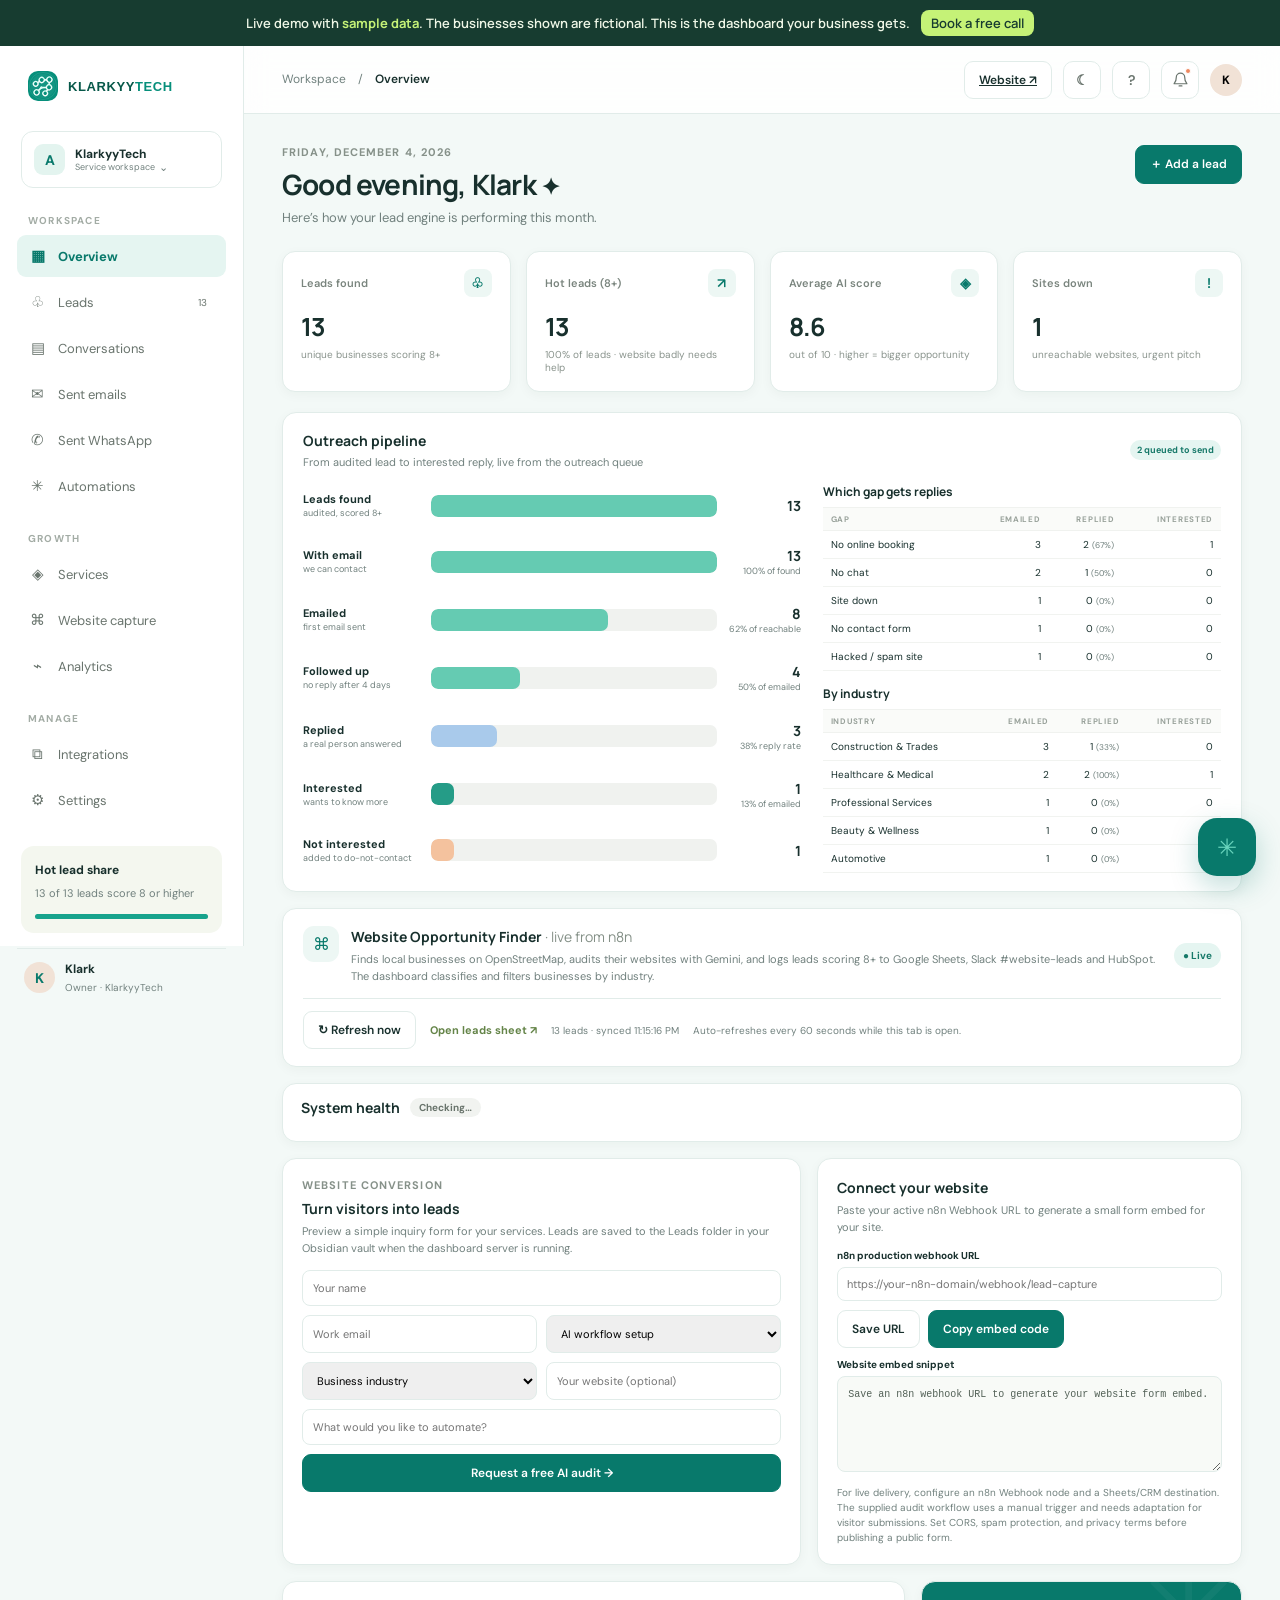
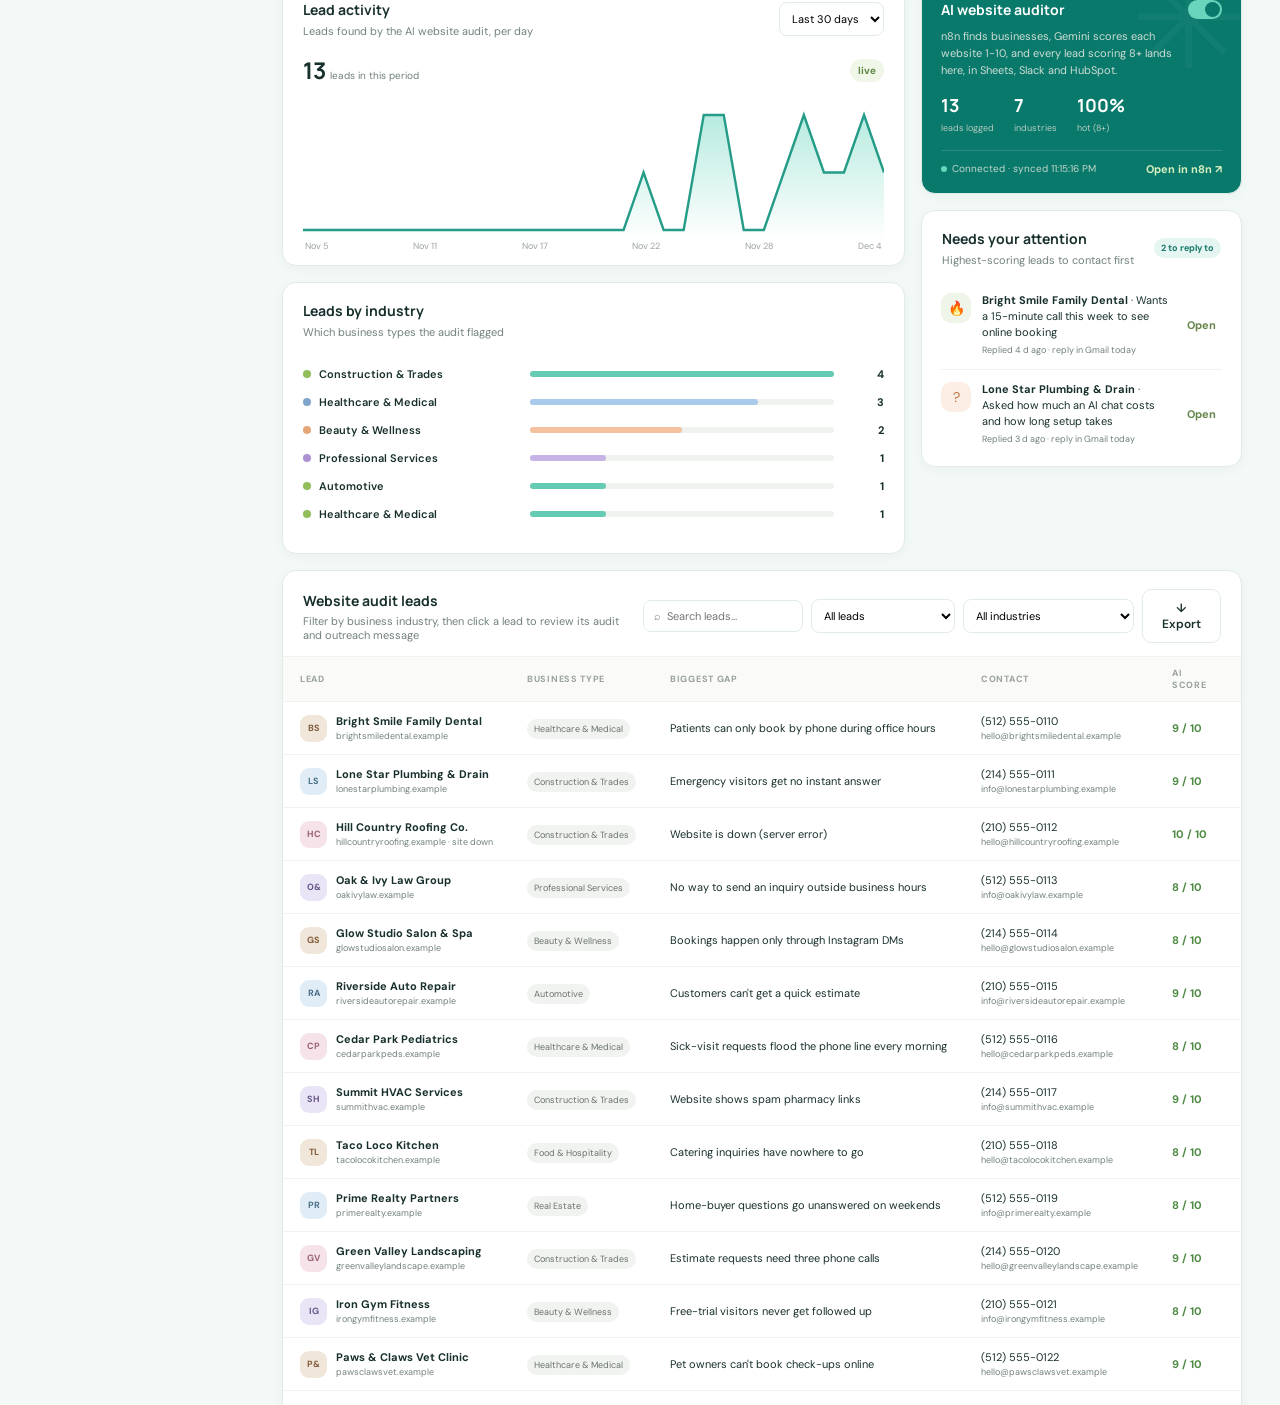
<file: demo.html>
<!doctype html>
<html lang="en">
<head>
<meta charset="utf-8"><script>
// ===== DEMO MODE: sample data only. Nothing here comes from a real client. =====
(()=>{
// in-memory storage so the demo never touches the real dashboard's saved data
const mem={'klarkyy-dash-key':'demo'};
window.demoStore={getItem:k=>k in mem?mem[k]:null,setItem:(k,v)=>{mem[k]=String(v)},removeItem:k=>{delete mem[k]},clear:()=>{for(const k in mem)delete mem[k]},key:i=>Object.keys(mem)[i]??null,get length(){return Object.keys(mem).length}};

const DAY=86400000, now=Date.now(), ago=(d,h=0)=>new Date(now-d*DAY-h*3600000).toISOString();
const SIGN='\n\nBest,\nKlark\nKlarkyyTech · AI automation for local businesses\nTapia Subdivision, Poblacion 6, Tanauan City, Batangas 4227, Philippines\n\nNot interested? Just reply no and I won\'t email you again.';
// sample emails written the way the real AI writes them: [subject, personal opening, the gap + what to add]
const EMAILS={
 brightsmiledental:['booking at bright smile after hours','Your "gentle care for nervous patients" page really stands out, and the before-and-after photos make it easy to trust the team.','Right now the only way to book is calling during office hours, so anyone browsing at night has to remember to call back the next day.\n\nI can add online booking that syncs with your calendar and sends reminder texts, so patients can grab a time whenever they find you.'],
 lonestarplumbing:['questions before booking at lone star plumbing','I like that you list real response times and upfront pricing on your site. That builds a lot of trust for a plumbing company.','When someone has a leak at 10pm, though, there\'s no way to get a quick answer from the site. The quote form goes to an inbox and they have to wait.\n\nI can add an AI chat assistant that answers common questions instantly, captures emergency jobs, and texts your on-call tech right away.'],
 hillcountryroofing:['hillcountryroofing.example is showing an error','I came across Hill Country Roofing while looking at roofers in San Antonio. Your Google reviews about storm repairs are excellent.','When I clicked through, the website returned a server error (503), so anyone coming from Google right now lands on a broken page.\n\nI can get it back up, add monitoring so you\'re alerted the minute it goes down, and add a simple quote form that notifies your team instantly.'],
 oakivylaw:['inquiries at oak & ivy law group','Your attorney bios are clear and personal, and the plain-English FAQ on estate planning is genuinely helpful.','The site only lists an email address, though, so people who reach out after hours don\'t know when they\'ll hear back, and they often contact the next firm.\n\nI can add a short intake form that sorts inquiries by case type and sends an immediate, professional reply.'],
 glowstudiosalon:['booking at glow studio','Your Instagram work is beautiful, and the balayage reels in particular are getting great engagement.','Bookings seem to happen only through DMs, which means clients wait for a reply and some just book somewhere that answers first.\n\nI can set up online booking with deposits and reminder texts, linked straight from your Instagram bio.'],
 riversideautorepair:['quick estimates at riverside auto repair','Riverside has a great reputation; people mention your honesty in almost every review.','The site asks people to call for estimates, though, and many drivers want a rough price before they pick up the phone.\n\nI can add a chat that collects the car details and photos for a quick estimate, and automatically asks happy customers for a review after their service.'],
 cedarparkpeds:['same-day visits at cedar park pediatrics','Your new-parent resources page is one of the best I\'ve seen from a local practice.','Same-day sick visits can only be requested by phone, so mornings probably mean long hold times for parents.\n\nI can add online same-day booking plus an FAQ assistant for the common questions that tie up the front desk.'],
 summithvac:['spam links on summithvac.example','Summit has strong reviews for AC repair across Dallas, and your maintenance plan page is easy to understand.','While checking the site I found hidden spam links (pharmacy ads) injected into the footer, and Google is showing a warning on some pages. That usually means an outdated plugin was exploited.\n\nI can clean it up, update everything, and add weekly security monitoring so it doesn\'t happen again.'],
 tacolocokitchen:['catering orders at taco loco','Your brisket tacos have a serious following. Half the reviews mention them by name.','There\'s no way to request catering on the site, so those big orders have to come in by phone, and some will slip through the cracks.\n\nI can add a catering request form with an instant confirmation and a reminder so your team follows up within the hour.'],
 primerealty:['weekend questions at prime realty','Your neighborhood guides for Austin are really well done and make the listings easy to compare.','Buyer questions on weekends go to email only, and buyers usually move on to the next listing within hours.\n\nI can add a chat assistant that answers listing questions instantly and books showings straight into your calendar.'],
};
// [company, domain, industry, city, score, gap, headline, issues, missing, recommendation, angle, stage, daysAgo, unreachable]
const B=[
 ['Bright Smile Family Dental','brightsmiledental','Dentist','Austin',9,'no_online_booking','Patients can only book by phone during office hours','No online booking; Contact form has no auto-reply; Mobile menu hides the phone number','Online booking + automatic reminders','Add 24/7 online booking that syncs to the practice calendar, with SMS reminders to cut no-shows','Patients who search at night can\'t book until you open','interested',9],
 ['Lone Star Plumbing & Drain','lonestarplumbing','Plumber','Dallas',9,'no_chat','Emergency visitors get no instant answer','No chat or instant reply; Quote form goes to a generic inbox; No after-hours message','AI chat for emergencies + instant quote replies','Add an AI website chat that answers pricing/availability questions and captures emergency leads around the clock','Burst-pipe customers call whoever answers first','replied',8],
 ['Hill Country Roofing Co.','hillcountryroofing','Roofing contractor','San Antonio',10,'site_down','Website is down (server error)','Site returns a 503 error; Google listing points to a dead page','Website monitoring + lead capture','Restore the site, add uptime monitoring and a simple quote form that alerts the team instantly','Storm-season leads are hitting a broken page','followed_up',6,true],
 ['Oak & Ivy Law Group','oakivylaw','Law firm','Austin',8,'no_contact_form','No way to send an inquiry outside business hours','No contact form; Email address only; No intake questions','Online intake form + lead routing','Add a short intake form that sorts cases by type and sends a same-day reply','Prospective clients compare 3 firms and pick the first to reply','emailed',4],
 ['Glow Studio Salon & Spa','glowstudiosalon','Beauty salon','Dallas',8,'no_online_booking','Bookings happen only through Instagram DMs','No booking page; DMs answered hours later; No reminders','Online booking + reminder texts','Add online booking with deposits and reminders, linked from Instagram','Clients book with the salon that answers first','emailed',4],
 ['Riverside Auto Repair','riversideautorepair','Auto repair','San Antonio',9,'no_chat','Customers can\'t get a quick estimate','No chat; Estimate requests by phone only; Reviews not linked','AI chat for estimates + review requests','Add a chat that collects car details and photos for quick estimates, then auto-asks for reviews after service','Drivers want a price before they drive over','followed_up',6],
 ['Cedar Park Pediatrics','cedarparkpeds','Doctor','Austin',8,'no_online_booking','Sick-visit requests flood the phone line every morning','No online booking; Long phone hold times; No FAQ for common questions','Online scheduling + FAQ assistant','Add same-day sick-visit booking and an FAQ chat for common parent questions','Parents at 7am want a slot, not a hold queue','not_interested',12],
 ['Summit HVAC Services','summithvac','HVAC','Dallas',9,'hacked_site','Website shows spam pharmacy links','Hidden spam links injected in footer; Google shows a warning; Outdated plugins','Security cleanup + monitoring','Clean the hacked pages, update plugins and add weekly security monitoring','Google warnings scare away new customers','emailed',3],
 ['Taco Loco Kitchen','tacolocokitchen','Restaurant','San Antonio',8,'no_contact_form','Catering inquiries have nowhere to go','No catering form; Menu is a blurry PDF; No order link','Catering request form + auto-reply','Add a catering inquiry form with instant confirmation and a follow-up reminder','Catering orders are the most profitable and the easiest to lose','queued',1],
 ['Prime Realty Partners','primerealty','Real estate agency','Austin',8,'no_chat','Home-buyer questions go unanswered on weekends','No chat; Listing inquiries by email only; No showing scheduler','AI chat + showing scheduler','Add a chat that answers listing questions and books showings automatically','Buyers move on to the next listing within hours','queued',1],
 ['Green Valley Landscaping','greenvalleylandscape','Landscaper','Dallas',9,'no_online_booking','Estimate requests need three phone calls','No online estimate booking; No photos of past work; Slow replies','Estimate booking + automatic follow-up','Add online estimate booking with photo upload and automatic follow-ups','Homeowners book the first company that offers a time','new',0],
 ['Iron Gym Fitness','irongymfitness','Gym','San Antonio',8,'no_chat','Free-trial visitors never get followed up','No chat; Trial sign-ups not followed up; No class schedule online','Trial follow-up automation','Add a chat for membership questions and automatic follow-ups for free-trial sign-ups','Trial members who hear nothing don\'t come back','new',0],
 ['Paws & Claws Vet Clinic','pawsclawsvet','Veterinarian','Austin',9,'no_online_booking','Pet owners can\'t book check-ups online','No booking; Vaccine reminders sent manually; Phone-only','Online booking + vaccine reminders','Add online booking and automatic vaccine reminder texts','Missed reminders mean missed visits and revenue','new',0],
];
const pad=n=>String(n).padStart(2,'0'), AREA={Austin:'512',Dallas:'214','San Antonio':'210'};
const leads=B.map((b,i)=>{const [company,dom,industry,city,score,gap,headline,issues,missing,rec,angle,stage,d,down]=b;
  const emailed=['emailed','followed_up','replied','interested','not_interested'].includes(stage);
  return {dom,date_assessed:ago(d+(i%3),3+i),company,website:'https://www.'+dom+'.example/',phone:'('+AREA[city]+') 555-01'+pad(10+i),email:(i%2?'info':'hello')+'@'+dom+'.example',email_source:'website',
    address:(100+i*37)+' Main St, '+city+', TX',industry,score,headline,issues,missing_automation:missing,recommendation:rec,outreach_angle:angle,site_unreachable:!!down,stage,gap_type:gap,
    email_subject:stage==='new'?'':(EMAILS[dom]||['quick idea for '+company.toLowerCase()])[0],emailed_at:emailed?ago(d,-1):'',followed_up_at:['followed_up','replied','interested'].includes(stage)?ago(Math.max(1,d-4)):'',
    skip_reason:'',reply_status:{replied:'question',interested:'interested',not_interested:'not_interested'}[stage]||'',
    reply_summary:{replied:'Asked how much an AI chat costs and how long setup takes',interested:'Wants a 15-minute call this week to see online booking',not_interested:'Already uses a booking system'}[stage]||'',
    replied_at:['replied','interested','not_interested'].includes(stage)?ago(Math.max(0,d-5),2):''}});
// funnel + reply rates (same math as the live API)
const reached=l=>['emailed','followed_up','replied','interested','not_interested'].includes(l.stage), replied=l=>['replied','interested','not_interested'].includes(l.stage);
const group=f=>{const g={};for(const l of leads.filter(reached)){const k=l[f]||'unknown';g[k]=g[k]||{emailed:0,replied:0,interested:0};g[k].emailed++;if(replied(l))g[k].replied++;if(l.stage==='interested')g[k].interested++}return g};
const LEADS={leads,count:leads.length,generatedAt:new Date().toISOString(),warnings:[],pipeline:{funnel:{found:leads.length,with_email:leads.length,queued:leads.filter(l=>l.stage==='queued').length,emailed:leads.filter(reached).length,
  followed_up:leads.filter(l=>l.followed_up_at).length,replied:leads.filter(replied).length,interested:leads.filter(l=>l.stage==='interested').length,not_interested:leads.filter(l=>l.stage==='not_interested').length,skipped:0},byGap:group('gap_type'),byIndustry:group('industry')}};

// inbox: first email, follow-up, replies
const firstText=l=>{const e=EMAILS[l.dom];return 'Hi '+l.company.replace(/\.$/,'')+' team,\n\n'+(e?e[1]+' '+e[2]:l.recommendation+'.')+'\n\n'+OFFERS[l.dom.length%OFFERS.length]+SIGN};
// the offer: a free website audit report (same as the real emails)
const OFFERS=['I put together a free audit of your site with the fixes that would help your customers most. Want me to send it over?','Would a free audit of your site be useful? I\'ll send a short report of what I checked and the fixes that would help most, no strings attached.','I\'ve done a free audit of your site. Want me to send you the report? It\'s short and there\'s no obligation.'];
const REPLIES={replied:'Hi Klark,\n\nThanks for the note. We do miss a lot of after-hours calls. Roughly what does something like that cost, and how long does it take to set up? Would it work with the scheduling software we already use?\n\nMike\nLone Star Plumbing & Drain',
  interested:'Hi Klark,\n\nGood timing, online booking has been on our list for months. Yes, please send the audit. Are you free for a quick call Thursday or Friday afternoon (Central time)?\n\nDr. Patel\nBright Smile Family Dental',
  not_interested:'Hi Klark, thanks, but we just signed with a scheduling vendor. Please take us off your list.\n\nFront desk, Cedar Park Pediatrics'};
let qid=1;const conversations=[],queued=[];
for(const l of leads){const id=qid++;
  if(l.stage==='queued'){queued.push({queue_id:id,company:l.company,email:l.email,subject:l.email_subject,body:firstText(l),queued_at:ago(0,5),gap_type:l.gap_type});continue}
  if(!reached(l))continue;
  const msgs=[{id:'m'+id+'a',direction:'out',kind:'first_email',from:'Klark <klark@klarkyytech.example>',to:l.email,subject:l.email_subject,date:l.emailed_at,text:firstText(l),unread:false}];
  if(l.followed_up_at)msgs.push({id:'m'+id+'b',direction:'out',kind:'follow_up',from:'Klark <klark@klarkyytech.example>',to:l.email,subject:'Re: '+l.email_subject,date:l.followed_up_at,text:'Hi '+l.company.replace(/\.$/,'')+' team,\n\nJust bumping this up in case it got buried. The free audit of '+l.website.replace(/^https:\/\/www\.|\/$/g,'')+' is ready, with what I checked and the fixes that would help most. Should I send it over?'+SIGN,unread:false});
  if(l.replied_at)msgs.push({id:'m'+id+'c',direction:'in',kind:'reply',from:l.company+' <'+l.email+'>',to:'Klark',subject:'Re: '+l.email_subject,date:l.replied_at,text:REPLIES[l.stage],unread:l.stage!=='not_interested'});
  conversations.push({queue_id:id,company:l.company,email:l.email,domain:l.email.split('@')[1],website:l.website,gap_type:l.gap_type,subject:l.email_subject,status:'sent',sent_at:l.emailed_at,
    followup_sent_at:l.followed_up_at,followup_status:l.followed_up_at?'sent':'',reply_status:l.reply_status,reply_summary:l.reply_summary,thread_found:true,message_count:msgs.length,
    reply_count:msgs.filter(m=>m.direction==='in').length,unread_replies:msgs.filter(m=>m.unread).length,bounced:false,last_activity:msgs[msgs.length-1].date,gmail_url:'#',messages:msgs})}
conversations.sort((a,b)=>b.last_activity.localeCompare(a.last_activity));
const CONV={conversations,queued,generatedAt:new Date().toISOString(),totals:{conversations:conversations.length,sent_messages:conversations.reduce((n,c)=>n+c.messages.filter(m=>m.direction==='out').length,0),
  replies:conversations.reduce((n,c)=>n+c.reply_count,0),unread_replies:conversations.reduce((n,c)=>n+c.unread_replies,0),queued:queued.length}};
const HEALTH={overall:'ok',checkedAt:new Date().toISOString(),checks:[['Public link','Reachable'],['Gmail','Connected'],['Leads sheet','15 columns OK'],['CRM (HubSpot)','Connected'],['AI','Running'],
  ['Automations switched on','All 9 on'],['Errors in last 24h','None'],['Lead finder schedule','Last run 40 min ago'],['Email sender schedule','Last run 12 min ago'],['Outreach queue',queued.length+' queued, 3 sent today']]
  .map(([label,detail],i)=>({id:'c'+i,label,level:'ok',ok:true,detail}))};

// answer the dashboard's data requests with the sample data (the website chat stays real)
const realFetch=window.fetch.bind(window);
const json=(o,s=200)=>Promise.resolve(new Response(JSON.stringify(o),{status:s,headers:{'Content-Type':'application/json'}}));
window.fetch=(url,opts)=>{const u=String(url&&url.url||url);
  if(u.includes('/webhook/website-leads'))return json(LEADS);
  if(u.includes('/webhook/website-conversations'))return json(CONV);
  if(u.includes('/webhook/website-health'))return json(HEALTH);
  if(u.includes('/webhook/klarkyy-chat-lead'))return realFetch(url,opts);
  if(u.includes('/webhook/klarkyy-chat'))return realFetch(url,opts);
  if(/\/api\/leads/.test(u))return json({ok:true,leads:[]});
  return realFetch(url,opts)};

// sample-data banner
document.addEventListener('DOMContentLoaded',()=>{const b=document.createElement('div');b.style.cssText='position:sticky;top:0;z-index:9999;background:#173c30;color:#eef6e6;padding:10px 16px;font:600 13px Manrope,system-ui,sans-serif;text-align:center';
  b.innerHTML='Live demo with <b style="color:#c5f277">sample data</b>. The businesses shown are fictional. This is the dashboard your business gets. <a href="https://klarkyy00.github.io/Klark_portfolio/#contact" target="_top" style="margin-left:8px;display:inline-block;background:#c5f277;color:#173c30;border-radius:8px;padding:4px 10px;text-decoration:none">Book a free call</a>';
  document.body.prepend(b)});
})();
</script><meta name="viewport" content="width=device-width,initial-scale=1"><title>KlarkyyTech — Lead Intelligence (Demo)</title>
<style>
@import url('https://fonts.googleapis.com/css2?family=DM+Sans:wght@400;500;600;700&family=Manrope:wght@400;500;600;700;800&display=swap');
:root{--ink:#18302d;--muted:#71817e;--line:#e1ece9;--paper:#fff;--bg:#f3f9f7;--green:#6ad5bd;--deep:#08796b;--mint:#e3f4ef;--orange:#f4a36c;--blue:#dceaf9;--shadow:0 12px 36px #152e2010}*{box-sizing:border-box}body{margin:0;background:var(--bg);color:var(--ink);font-family:'DM Sans',sans-serif;font-size:14px}button,input,select,textarea{font:inherit}button{cursor:pointer}.app{min-height:100vh;display:grid;grid-template-columns:244px 1fr}.sidebar{background:#fff;border-right:1px solid var(--line);padding:25px 17px;display:flex;flex-direction:column;position:sticky;top:0;height:100vh}.brand{display:flex;align-items:center;gap:10px;padding:0 11px 30px;font:700 13px 'Segoe UI',Arial,sans-serif;letter-spacing:.6px;color:#075849}.brand-name-tech{color:#078f7b}.brand-mark{width:30px;height:30px;border-radius:10px;display:block;flex:none;overflow:hidden}.brand-mark svg{width:100%;height:100%;display:block}.workspace-wrap{position:relative;margin:0 4px 26px}.workspace{margin:0;width:100%;padding:12px;border:1px solid var(--line);border-radius:12px;display:flex;gap:10px;align-items:center;background:transparent;color:var(--ink);font:inherit;text-align:left;cursor:pointer}.workspace:hover,.workspace:focus-visible{border-color:#8acfc1;background:#f5fbf9;outline:none}.workspace-menu{position:absolute;left:0;right:0;top:calc(100% + 7px);z-index:25;padding:12px;background:var(--paper);border:1px solid var(--line);border-radius:11px;box-shadow:0 14px 34px #102f2c20}.workspace-menu[hidden]{display:none}.workspace-menu>b{display:block;font-size:12px}.workspace-menu>small{display:block;margin:3px 0 10px;color:var(--muted);font-size:10px}.workspace-menu>button{width:100%;padding:9px 10px;text-align:left;border:0;border-radius:8px;background:var(--mint);color:var(--deep);font-size:11px;font-weight:700}.workspace-menu>button:hover{filter:brightness(.97)}html.theme-dark .workspace:hover,html.theme-dark .workspace:focus-visible{background:#153b36}.avatar{height:31px;width:31px;background:var(--mint);color:var(--deep);border-radius:9px;display:grid;place-items:center;font-weight:700}.workspace-copy{min-width:0;flex:1}.workspace b{font-size:12px;display:block;white-space:nowrap;overflow:hidden;text-overflow:ellipsis}.workspace small{font-size:9px;color:var(--muted);white-space:nowrap;display:flex;align-items:center;gap:4px;line-height:1.3}.workspace-chevron{flex:none;font-size:11px;line-height:1}.nav-label{font-size:10px;font-weight:700;letter-spacing:1.2px;text-transform:uppercase;color:#a3aca5;padding:0 11px 8px}.nav{display:grid;gap:4px;margin-bottom:25px}.nav button{border:0;background:transparent;text-align:left;padding:11px 12px;border-radius:9px;color:#69746d;display:flex;gap:12px;align-items:center;font-size:13px}.nav button span:first-child{width:17px;text-align:center;font-size:15px}.nav button.active{background:#e5f5f1;color:var(--deep);font-weight:700}.nav button:hover{background:#f5f7f3}.nav .count{margin-left:auto;background:#fff;border-radius:99px;padding:2px 7px;font-size:10px}.side-bottom{margin-top:auto}.plan{background:#f4f7ef;border-radius:13px;padding:14px;margin:0 4px 15px}.plan strong{font-size:12px}.plan p{color:var(--muted);font-size:11px;line-height:1.5;margin:7px 0 12px}.progress{height:5px;border-radius:8px;background:#e3e9dc}.progress i{display:block;width:64%;height:100%;border-radius:8px;background:#17a38c}.profile{display:flex;gap:10px;align-items:center;padding:12px 7px 0;border-top:1px solid var(--line)}.profile .avatar{border-radius:50%;background:#f1e2d6}.profile b{display:block;font-size:12px}.profile small{color:var(--muted);font-size:10px}.main{min-width:0}.topbar{height:68px;border-bottom:1px solid var(--line);background:#ffffffd9;display:flex;align-items:center;justify-content:space-between;padding:0 38px;position:sticky;top:0;z-index:4;backdrop-filter:blur(12px)}.crumb{color:var(--muted);font-size:12px}.crumb b{color:var(--ink);font-weight:600}.top-actions{display:flex;align-items:center;gap:11px}.icon-btn{width:34px;height:34px;border:1px solid var(--line);border-radius:10px;background:#fff;color:#69746d;position:relative}.dot{position:absolute;width:6px;height:6px;border:1px solid white;border-radius:50%;background:#ee875e;right:7px;top:6px}.top-avatar{width:32px;height:32px;border-radius:50%;background:#f1e2d6;display:grid;place-items:center;font-size:12px;font-weight:700}.content{padding:31px 38px 50px;max-width:1550px;margin:auto}.heading{display:flex;justify-content:space-between;align-items:flex-start;margin-bottom:25px}.eyebrow{font-size:11px;text-transform:uppercase;letter-spacing:1.1px;color:#869189;font-weight:700}.heading h1{font:700 28px Manrope;margin:6px 0 6px;letter-spacing:-.8px}.heading p{margin:0;color:var(--muted);font-size:13px}.btn{border:1px solid var(--line);background:white;border-radius:9px;padding:10px 14px;font-size:12px;font-weight:600;color:var(--ink);display:inline-flex;align-items:center;gap:8px}.btn:hover{border-color:#b9c6b8}.btn-primary{background:var(--deep);border-color:var(--deep);color:#fff}.btn-primary:hover{background:#096a60}.btn-lime{background:var(--green);border-color:var(--green);color:#084f46}.stats{display:grid;grid-template-columns:repeat(4,1fr);gap:15px;margin-bottom:20px}.stat{background:#fff;border:1px solid var(--line);border-radius:13px;padding:17px 18px;box-shadow:0 3px 12px #1a30210a}.stat-head{display:flex;align-items:center;justify-content:space-between;color:#7a857e;font-size:11px;font-weight:600}.stat-icon{width:28px;height:28px;background:#edf7f4;border-radius:8px;display:grid;place-items:center;color:var(--deep);font-size:14px}.stat-value{font:700 25px Manrope;margin:12px 0 4px;letter-spacing:-.6px}.stat-foot{font-size:10px;color:#8a948d}.up{color:#148773;font-weight:700}.dashboard-grid{display:grid;grid-template-columns:minmax(0,1.65fr) minmax(280px,.85fr);gap:16px}.card{background:#fff;border:1px solid var(--line);border-radius:14px;box-shadow:0 3px 12px #1a30210a;overflow:hidden}.card-head{padding:18px 20px 14px;display:flex;justify-content:space-between;align-items:center}.card-head h2{font:700 14px Manrope;margin:0}.card-head p{color:var(--muted);font-size:11px;margin:5px 0 0}.subtle-link{border:0;background:none;color:#648448;font-size:11px;font-weight:700}.chart-wrap{padding:2px 20px 13px}.chart-legend{display:flex;align-items:center;justify-content:space-between;margin-bottom:9px}.chart-legend b{font:700 23px Manrope}.chart-legend small{color:var(--muted);font-size:10px}.chart-legend .chip{color:#5c8842;background:#f0f6e8;padding:5px 8px;border-radius:99px;font-size:10px;font-weight:700}.chart{width:100%;height:145px;display:block}.chart-labels{display:flex;justify-content:space-between;color:#9aa39d;font-size:9px;margin:0 2px}.source-card{margin-top:16px}.source-list{padding:0 20px 18px}.source-row{display:grid;grid-template-columns:1fr 1.4fr 40px;align-items:center;gap:10px;margin:14px 0;font-size:11px}.source-name{display:flex;align-items:center;gap:8px;font-weight:600}.source-dot{width:8px;height:8px;border-radius:50%;background:#91bd5a}.source-row:nth-child(2) .source-dot{background:#7fa6ca}.source-row:nth-child(3) .source-dot{background:#e5a678}.source-row:nth-child(4) .source-dot{background:#ad92d3}.bar{height:6px;border-radius:10px;background:#f0f2ef}.bar i{display:block;height:100%;border-radius:10px;background:#65cbb2}.source-row:nth-child(2) .bar i{background:#a9caeb}.source-row:nth-child(3) .bar i{background:#f4c29e}.source-row:nth-child(4) .bar i{background:#c7b4e6}.source-count{text-align:right;font-weight:700}.automation-card{background:var(--deep);color:white;padding:18px 19px 17px;position:relative;overflow:hidden}.automation-card:after{content:'✳';position:absolute;font-size:140px;color:#ffffff0b;right:-6px;top:-53px}.auto-top{display:flex;align-items:center;justify-content:space-between;position:relative;z-index:1}.auto-top h2{font:700 14px Manrope;margin:0}.switch{border:0;width:34px;height:19px;border-radius:20px;background:#6ad5bd;padding:2px;display:flex;justify-content:flex-end}.switch i{width:15px;height:15px;border-radius:50%;background:var(--deep)}.auto-desc{font-size:11px;color:#d0ddd5;line-height:1.55;margin:9px 0 14px;max-width:255px;position:relative;z-index:1}.auto-metrics{display:flex;gap:20px;position:relative;z-index:1}.auto-metrics b{font:700 18px Manrope;display:block}.auto-metrics small{font-size:9px;color:#b7cbc0}.auto-foot{border-top:1px solid #ffffff22;margin-top:15px;padding-top:11px;display:flex;justify-content:space-between;color:#c5d7cc;font-size:10px;position:relative;z-index:1}.live-dot{display:inline-block;width:6px;height:6px;background:#6ad5bd;border-radius:50%;margin-right:5px}.activity{margin-top:16px}.activity-list{padding:0 19px 8px}.activity-item{display:flex;gap:11px;padding:12px 0;border-top:1px solid #f0f2ef}.activity-item:first-child{border-top:0}.activity-symbol{width:30px;height:30px;flex:none;border-radius:10px;display:grid;place-items:center;background:#eff5e8;color:#147e6f}.activity-item:nth-child(2) .activity-symbol{background:#fceee4;color:#bd774a}.activity-item:nth-child(3) .activity-symbol{background:#edf3fb;color:#5e81a9}.activity-copy{font-size:11px;line-height:1.45;flex:1}.activity-copy b{font-weight:700}.activity-copy small{display:block;color:var(--muted);font-size:9px;margin-top:3px}.badge{display:inline-flex;align-items:center;border-radius:99px;padding:4px 7px;font-size:9px;font-weight:700;background:#e5f5f1;color:#177969}.table-card{margin-top:16px}.table-top{display:flex;align-items:center;justify-content:space-between;gap:12px;padding:18px 20px 13px}.table-title h2{font:700 14px Manrope;margin:0}.table-title p{margin:4px 0 0;color:var(--muted);font-size:11px}.table-controls{display:flex;align-items:center;gap:8px}.search{border:1px solid var(--line);border-radius:8px;padding:8px 10px;width:170px;font-size:11px;outline:0}.search:focus,select:focus{border-color:#9bbb79}.filter{border:1px solid var(--line);border-radius:8px;padding:8px;font-size:11px;background:#fff}.table-scroll{overflow:auto}table{border-collapse:collapse;width:100%;min-width:700px}thead{background:#fafbf9}th{text-align:left;color:#98a19a;font-size:9px;text-transform:uppercase;letter-spacing:.7px;font-weight:700;padding:10px 17px;border-top:1px solid #f0f2ef;border-bottom:1px solid #f0f2ef}td{padding:12px 17px;border-bottom:1px solid #f1f3f0;font-size:11px;white-space:nowrap}tbody tr:hover{background:#fbfcfa}.lead-name{display:flex;align-items:center;gap:9px;font-weight:700}.lead-avatar{height:27px;width:27px;border-radius:9px;background:#f1e6da;display:grid;place-items:center;color:#805b3b;font-size:9px;font-weight:700}.lead-avatar.blue{background:#e0edf6;color:#476d84}.lead-avatar.pink{background:#f5e3e9;color:#986177}.lead-avatar.lilac{background:#eae5f6;color:#665589}.lead-email{display:block;color:var(--muted);font-size:9px;font-weight:400;margin-top:2px}.tag{border-radius:99px;padding:4px 7px;background:#f1f3f0;color:#68736b;font-size:9px}.status{display:inline-flex;align-items:center;gap:5px;border-radius:99px;padding:5px 8px;font-size:9px;font-weight:700}.status.new{background:#e5f5f1;color:#177969}.status.contacted{background:#edf3fb;color:#5a77a0}.status.qualified{background:#f5eaf8;color:#8a5c99}.status.booked{background:#fff0e5;color:#aa7045}.score{font-weight:700}.score.high{color:#4e8a43}.score.mid{color:#bd8744}.row-more{border:0;background:transparent;color:#8c968f;font-size:16px}.table-foot{padding:11px 20px;color:#9aa39d;font-size:10px;display:flex;justify-content:space-between;align-items:center;gap:10px;flex-wrap:wrap}.lead-pager{display:flex;gap:4px;flex-wrap:wrap}.lead-pager button{border:1px solid var(--line);background:transparent;color:inherit;border-radius:7px;padding:4px 9px;font-size:11px;cursor:pointer}.lead-pager button.on{background:#173c30;color:#c5f277;border-color:#173c30}.lead-pager button:disabled{opacity:.4;cursor:default}.toast{position:fixed;right:24px;bottom:24px;background:#08796b;color:white;padding:12px 16px;border-radius:10px;box-shadow:var(--shadow);font-size:12px;opacity:0;transform:translateY(8px);transition:.2s;pointer-events:none;z-index:10}.toast.show{opacity:1;transform:translateY(0)}.modal-backdrop{display:none;position:fixed;inset:0;background:#14241d66;z-index:20;align-items:center;justify-content:center;padding:20px}.modal-backdrop.open{display:flex}.modal{width:min(430px,100%);background:#fff;border-radius:16px;padding:23px;box-shadow:0 24px 80px #101b1744}.modal h2{font:700 19px Manrope;margin:0 0 5px}.modal p{color:var(--muted);font-size:12px;margin:0 0 18px}.modal label{display:block;font-size:11px;font-weight:700;margin:13px 0 5px}.modal input,.modal select,.modal textarea{width:100%;padding:10px;border:1px solid var(--line);border-radius:8px;outline:0;font-size:12px}.modal textarea{min-height:74px;resize:vertical}.modal-actions{display:flex;justify-content:flex-end;gap:8px;margin-top:18px}.mobile-menu{display:none}
@media(max-width:1050px){.app{grid-template-columns:205px 1fr}.content{padding:26px 23px}.topbar{padding:0 23px}.stats{grid-template-columns:repeat(2,1fr)}.dashboard-grid{grid-template-columns:1fr}.right-col{display:grid;grid-template-columns:1fr 1fr;gap:14px}.activity{margin-top:0}.source-card{margin-top:14px}}
@media(max-width:680px){.app{display:block}.sidebar{display:none}.topbar{height:58px;padding:0 16px}.mobile-menu{display:inline-flex}.content{padding:22px 15px 35px}.heading{gap:12px}.heading h1{font-size:23px}.heading p{max-width:225px;line-height:1.5}.heading .btn{padding:9px 10px;font-size:11px}.stats{gap:9px}.stat{padding:13px}.stat-value{font-size:21px}.dashboard-grid{gap:12px}.right-col{grid-template-columns:1fr}.source-card{margin-top:12px}.table-top{align-items:flex-start;flex-direction:column}.table-controls{width:100%}.search{flex:1;width:unset}.table-card{margin-top:12px}.crumb{font-size:11px}}
.workflow-panel{margin:0 0 16px;background:#fff;border:1px solid var(--line);border-radius:14px;box-shadow:0 3px 12px #1a30210a;padding:17px 20px;display:grid;grid-template-columns:1fr auto;gap:14px;align-items:center}.workflow-main{display:flex;gap:12px;align-items:flex-start}.workflow-icon{width:36px;height:36px;flex:none;border-radius:11px;background:#edf7f4;color:var(--deep);display:grid;place-items:center;font-size:17px}.workflow-main h2{font:700 14px Manrope;margin:1px 0 5px}.workflow-main p{font-size:11px;color:var(--muted);margin:0;line-height:1.5}.workflow-status{font-size:10px;font-weight:700;color:#9a7144;background:#fff5e8;border-radius:99px;padding:6px 9px;white-space:nowrap}.workflow-details{grid-column:1/-1;border-top:1px solid var(--line);padding-top:12px;display:flex;align-items:center;gap:14px;flex-wrap:wrap}.workflow-file{display:none}.workflow-alert{display:none;grid-column:1/-1;background:#fff8e9;border-radius:9px;padding:10px 12px;color:#81653b;font-size:10px;line-height:1.55}.workflow-panel.imported .workflow-status{background:#e5f5f1;color:#177969}.workflow-panel.imported .workflow-alert{display:block}@media(max-width:680px){.workflow-panel{grid-template-columns:1fr}.workflow-details{grid-column:auto}}.capture-kit{margin:0 0 16px;display:grid;grid-template-columns:1.1fr .9fr;gap:16px}.capture-card,.embed-card{background:#fff;border:1px solid var(--line);border-radius:14px;box-shadow:0 3px 12px #1a30210a;padding:19px}.capture-card h2,.embed-card h2{font:700 14px Manrope;margin:0 0 5px}.capture-card p,.embed-card p{font-size:11px;line-height:1.5;color:var(--muted);margin:0 0 14px}.capture-form{display:grid;grid-template-columns:1fr 1fr;gap:9px}.capture-form input,.capture-form select{padding:10px;border:1px solid var(--line);border-radius:8px;font-size:11px;width:100%;outline:0}.capture-form input:first-child{grid-column:1/-1}.capture-full{grid-column:1/-1}.capture-form .btn{justify-content:center}.embed-label{font-size:10px;font-weight:700;display:block;margin:10px 0 5px}.embed-url{width:100%;border:1px solid var(--line);border-radius:8px;padding:9px;font-size:11px}.codebox{height:96px;width:100%;resize:vertical;padding:10px;border:1px solid var(--line);border-radius:8px;background:#f8faf7;color:#526056;font:10px/1.5 monospace}.capture-note{font-size:10px!important;margin:9px 0 0!important}.capture-success{display:none;margin-top:9px;padding:9px;border-radius:8px;background:#e5f5f1;color:#177969;font-size:10px}.capture-success.show{display:block}@media(max-width:800px){.capture-kit{grid-template-columns:1fr}}@media(max-width:680px){.capture-form{grid-template-columns:1fr}.capture-form input:first-child,.capture-full{grid-column:auto}}html.theme-dark{--ink:#e2f2ee;--muted:#9db9b2;--line:#254740;--paper:#112c27;--bg:#0a1f1c;--mint:#173c38;--shadow:0 12px 36px #0005;color-scheme:dark}html.theme-dark body{background:var(--bg);color:var(--ink)}html.theme-dark .sidebar,html.theme-dark .topbar,html.theme-dark .workspace,html.theme-dark .stat,html.theme-dark .card,html.theme-dark .capture-card,html.theme-dark .embed-card,html.theme-dark .modal{background:#112c27;color:var(--ink)}html.theme-dark .topbar{background:#112c27e8}html.theme-dark .workspace,html.theme-dark .btn,html.theme-dark .icon-btn,html.theme-dark .filter,html.theme-dark .search,html.theme-dark .capture-form input,html.theme-dark .capture-form select,html.theme-dark .embed-url,html.theme-dark .modal input,html.theme-dark .modal select,html.theme-dark .modal textarea{background:#16332e;color:var(--ink);border-color:var(--line)}html.theme-dark .nav button{color:#b2beb5}html.theme-dark .nav button.active{background:#293a2d;color:#d6f0b8}html.theme-dark .nav button:hover{background:#16332e}html.theme-dark .plan{background:#16332e}html.theme-dark .plan p,html.theme-dark .profile small,html.theme-dark .workspace small{color:var(--muted)}html.theme-dark thead{background:#1d2821}html.theme-dark th{border-color:var(--line);color:#a0ada4}html.theme-dark td{border-color:#1f3734}html.theme-dark tbody tr:hover{background:#16332e}html.theme-dark .tag{background:#1f3734;color:#c2ddd7}html.theme-dark .activity-item{border-color:var(--line)}html.theme-dark .codebox{background:#111a14;color:#b9c9bb;border-color:var(--line)}html.theme-dark .progress{background:#303c33}html.theme-dark .stat-icon{background:#29382d;color:#6ad5bd}html.theme-dark .capture-success{background:#173c38;color:#9fe6d7}html.theme-dark .workflow-alert{background:#332d20;color:#e6cc91}html.theme-dark .workflow-status{background:#332d20;color:#e6cc91}html.theme-dark .workflow-panel.imported .workflow-status{background:#173c38;color:#9fe6d7}html.theme-dark .badge{background:#173c38;color:#9fe6d7}html.theme-dark .btn-primary{background:#6ad5bd;color:#084f46;border-color:#6ad5bd}html.theme-dark .btn-lime{color:#084f46}html.theme-dark .source-row .bar{background:#254740}html.theme-dark .activity-symbol{filter:brightness(.8)}html.theme-dark .workflow-icon{background:#29382d;color:#6ad5bd}
.workflow-panel.live .workflow-status{background:#e5f5f1;color:#177969}.workflow-panel.errored .workflow-status{background:#fdecea;color:#b0473a}.workflow-panel.errored .workflow-alert{display:block;background:#fdecea;color:#8f3b30}html.theme-dark .workflow-panel.live .workflow-status{background:#173c38;color:#9fe6d7}html.theme-dark .workflow-panel.errored .workflow-status,html.theme-dark .workflow-panel.errored .workflow-alert{background:#3a2522;color:#f0b7ae}
#leadRows tr.lead-row{cursor:pointer}.gap-cell{max-width:340px;overflow:hidden;text-overflow:ellipsis;white-space:nowrap}.score.low{color:#8a948d}.status.hot{background:#fdecea;color:#b0473a}.status.warm{background:#fff0e5;color:#aa7045}html.theme-dark .status.hot{background:#3a2522;color:#f0b7ae}html.theme-dark .status.warm{background:#3a2e22;color:#f0c9a3}
.detail-modal{width:min(620px,100%);max-height:88vh;overflow:auto}.detail-head{display:flex;justify-content:space-between;align-items:flex-start;gap:12px}.detail-head p{margin:0 0 14px}.detail-score{font:800 20px Manrope;background:var(--mint);color:var(--deep);border-radius:12px;padding:8px 12px;white-space:nowrap}.detail-block{border-top:1px solid var(--line);padding:11px 0;font-size:12px;line-height:1.55}.detail-block b{display:block;font-size:10px;text-transform:uppercase;letter-spacing:.8px;color:var(--muted);margin-bottom:4px}.detail-block ul{margin:0;padding-left:18px}.detail-block.pitch span{display:block;background:var(--mint);border-radius:9px;padding:10px 12px;color:var(--ink)}html.theme-dark .detail-score{color:#9fe6d7}
@media(max-width:680px){.gap-cell{max-width:180px}}.top-actions{position:relative}.top-avatar{border:0;cursor:pointer;font-family:inherit}.utility-popover{position:absolute;right:0;top:43px;width:min(310px,calc(100vw - 32px));max-height:420px;overflow:auto;background:#fff;border:1px solid var(--line);border-radius:13px;box-shadow:0 16px 45px #13271f24;padding:8px;z-index:30;color:var(--ink)}.utility-popover[hidden]{display:none}.utility-popover h3{font:700 13px Manrope;margin:8px 10px}.utility-popover p{font-size:11px;line-height:1.5;color:var(--muted);margin:7px 10px 11px}.utility-popover button{display:flex;width:100%;align-items:center;gap:9px;text-align:left;background:transparent;border:0;border-radius:8px;padding:10px;color:var(--ink);font-size:11px;cursor:pointer}.utility-popover button:hover{background:#edf7f4}.utility-popover small{display:block;color:var(--muted);font-size:9px;margin-top:3px}.utility-popover .utility-sep{height:1px;background:var(--line);margin:5px 3px}html.theme-dark .utility-popover{background:#112c27;border-color:#254740;color:var(--ink)}html.theme-dark .utility-popover button:hover{background:#16332e}.pipeline-card{margin:0 0 16px}.pipeline-body{display:grid;grid-template-columns:minmax(0,1.25fr) minmax(260px,1fr);gap:22px;padding:0 20px 18px}.funnel{display:grid;gap:9px}.funnel-row{display:grid;grid-template-columns:118px 1fr 74px;align-items:center;gap:10px;font-size:11px}.funnel-label{font-weight:700}.funnel-label small{display:block;color:var(--muted);font-weight:400;font-size:9px;margin-top:1px}.funnel-bar{height:22px;border-radius:7px;background:#f0f2ef;overflow:hidden}.funnel-bar i{display:block;height:100%;border-radius:7px;background:#65cbb2;min-width:3px;transition:width .4s}.funnel-row.reply .funnel-bar i{background:#a9caeb}.funnel-row.win .funnel-bar i{background:#259c87}.funnel-row.lost .funnel-bar i{background:#f4c29e}.funnel-num{text-align:right;font:700 14px Manrope}.funnel-num small{display:block;font:400 9px 'DM Sans';color:var(--muted)}.funnel-empty,.muted-cell{color:var(--muted);font-size:11px}.gap-stats h3{font:700 12px Manrope;margin:0 0 7px}.mini-table{min-width:0;width:100%}.mini-table th{padding:6px 8px;font-size:8px}.mini-table td{padding:7px 8px;font-size:10px;white-space:normal}.mini-table td:not(:first-child),.mini-table th:not(:first-child){text-align:right}
.status.st-new{background:#f1f3f0;color:#68736b}.status.st-queued{background:#fff5e8;color:#9a7144}.status.st-emailed{background:#edf3fb;color:#5a77a0}.status.st-followed_up{background:#e7eefb;color:#46679a}.status.st-replied{background:#f5eaf8;color:#8a5c99}.status.st-interested{background:#e3f4d6;color:#3d7a2a}.status.st-not_interested{background:#fdecea;color:#a2483c}.status.st-skipped{background:#f1f3f0;color:#9aa39d}.outreach-steps{display:grid;gap:5px;margin:2px 0 0;padding:0;list-style:none}.outreach-steps li{display:flex;gap:8px;font-size:11px}.outreach-steps li b{display:inline;font-size:11px;text-transform:none;letter-spacing:0;color:var(--ink);margin:0;min-width:92px}.outreach-steps li.todo{color:var(--muted)}.outreach-steps li.todo b{color:var(--muted)}.reply-box{margin-top:8px;background:var(--mint);border-radius:9px;padding:9px 11px;font-size:11px}
html.theme-dark .funnel-bar{background:#254740}html.theme-dark .status.st-new,html.theme-dark .status.st-skipped{background:#1f3734;color:#c2ddd7}html.theme-dark .status.st-queued{background:#332d20;color:#e6cc91}html.theme-dark .status.st-emailed,html.theme-dark .status.st-followed_up{background:#22303f;color:#a9caeb}html.theme-dark .status.st-replied{background:#33263a;color:#d8b9e4}html.theme-dark .status.st-interested{background:#173c38;color:#9fe6d7}html.theme-dark .status.st-not_interested{background:#3a2522;color:#f0b7ae}
@media(max-width:900px){.pipeline-body{grid-template-columns:1fr}}@media(max-width:520px){.funnel-row{grid-template-columns:92px 1fr 56px}}
</style>
<style>
.icon-btn,.top-avatar{transition:background-color .18s ease,border-color .18s ease,color .18s ease,transform .18s ease}.icon-btn{width:38px;height:38px;display:grid;place-items:center;font-weight:600}.icon-btn svg{width:17px;height:17px;fill:none;stroke:currentColor;stroke-width:1.7;stroke-linecap:round;stroke-linejoin:round}.icon-btn:hover,.top-avatar:hover{background:var(--mint);border-color:#9acfc3;color:var(--deep);transform:translateY(-1px)}.icon-btn:focus-visible,.top-avatar:focus-visible,.utility-popover button:focus-visible{outline:3px solid #58bda7;outline-offset:2px}.icon-btn[aria-expanded=true]{background:var(--mint);border-color:#9acfc3;color:var(--deep)}
@media(max-width:680px){.table-controls{flex-wrap:wrap}.table-controls .search{flex:1 1 100%;width:100%}.table-controls .filter{flex:1 1 135px;min-width:0}}
html.theme-dark .brand,html.theme-dark .brand-name-tech{color:#b9eee2}html.theme-dark .crumb,html.theme-dark .crumb b,html.theme-dark .nav-label,html.theme-dark .workspace small,html.theme-dark .profile small,html.theme-dark .plan p,html.theme-dark .eyebrow,html.theme-dark .stat-head,html.theme-dark .stat-foot,html.theme-dark .card-head p,html.theme-dark .chart-labels,html.theme-dark .chart-legend small,html.theme-dark .workflow-main p,html.theme-dark .workflow-details small,html.theme-dark .auto-desc,html.theme-dark .auto-metrics small,html.theme-dark .auto-foot,html.theme-dark .activity-copy small,html.theme-dark .table-title p,html.theme-dark .table-foot,html.theme-dark th,html.theme-dark .lead-email,html.theme-dark .capture-card p,html.theme-dark .embed-card p,html.theme-dark .capture-note,html.theme-dark .route-header p,html.theme-dark .route-card p,html.theme-dark .route-note,html.theme-dark .route-empty,html.theme-dark .muted-cell,html.theme-dark .detail-block b{color:#b8cdc7}html.theme-dark .subtle-link{color:#a9e3d3}html.theme-dark input::placeholder,html.theme-dark textarea::placeholder{color:#9fb6af;opacity:1}html.theme-dark .search,html.theme-dark .filter,html.theme-dark select{color-scheme:dark}html.theme-dark .status.new{background:#173c38;color:#b9eee2}html.theme-dark .tag{background:#254740;color:#d8e9e4}html.theme-dark .source-row,html.theme-dark .source-count,html.theme-dark .gap-stats,html.theme-dark .funnel-label small{color:#d8e9e4}
html.theme-dark{--ink:#e5ece6;--muted:#a1b8b0;--line:#254740;--paper:#112c27;--bg:#0a1f1c;--deep:#0e7466;--mint:#173c38;--shadow:0 12px 36px #0005}html.theme-dark .sidebar,html.theme-dark .topbar,html.theme-dark .stat,html.theme-dark .card,html.theme-dark .workflow-panel,html.theme-dark .capture-card,html.theme-dark .embed-card,html.theme-dark .modal,html.theme-dark .route-card{background:#112c27;color:var(--ink);border-color:var(--line)}html.theme-dark .topbar{background:#112c27e8}html.theme-dark .workspace,html.theme-dark .btn,html.theme-dark .icon-btn,html.theme-dark .search,html.theme-dark .filter,html.theme-dark .modal input,html.theme-dark .modal select,html.theme-dark .modal textarea{background:#16332e;color:var(--ink);border-color:var(--line)}html.theme-dark .btn-primary{background:#08796b;border-color:#08796b;color:#fff}html.theme-dark .btn-lime{background:#6ad5bd;border-color:#6ad5bd;color:#084f46}html.theme-dark .nav button{color:#a1b8b0}html.theme-dark .nav button.active,html.theme-dark .nav button:hover,html.theme-dark .utility-popover button:hover{background:#173c38;color:#b9eee2}html.theme-dark .profile,html.theme-dark td,html.theme-dark th,html.theme-dark .activity-item,html.theme-dark .detail-block{border-color:var(--line)}html.theme-dark thead,html.theme-dark tbody tr:hover{background:#16332e}html.theme-dark .table-card,html.theme-dark .table-scroll{background:#112c27}html.theme-dark .plan,html.theme-dark .route-note{background:#16332e;color:#c2ddd7}html.theme-dark .workspace-menu,html.theme-dark .utility-popover{background:#112c27;color:var(--ink);border-color:var(--line)}html.theme-dark .utility-popover button{color:var(--ink)}html.theme-dark .utility-popover p,html.theme-dark .utility-popover small{color:var(--muted)}html.theme-dark .modal-backdrop{background:#0009}
</style>
</head>
<body>
<div class="app">
<aside class="sidebar">
<div class="brand"><span class="brand-mark"><svg viewBox="0 0 64 64" aria-hidden="true"><defs><linearGradient id="brandNodeGradient" x1="0" y1="0" x2="1" y2="1"><stop offset="0" stop-color="#d5fff5"/><stop offset="1" stop-color="#fff"/></linearGradient></defs><rect width="64" height="64" rx="17" fill="#078f7b"/><circle cx="32" cy="32" r="29" fill="none" stroke="#e9fff9" stroke-opacity=".22"/><circle cx="32" cy="32" r="26" fill="#d5fff5" fill-opacity=".055"/><g transform="rotate(45 32 32) translate(-78 -14.75) scale(.55)"><path d="M180 72 200 50 220 72 200 94 200 120M180 72 174 99M220 72 226 99" fill="none" stroke="url(#brandNodeGradient)" stroke-width="6" stroke-linecap="round" stroke-linejoin="round"/><circle cx="200" cy="94" r="5" fill="#d5fff5"/><g fill="#078f7b" stroke="url(#brandNodeGradient)" stroke-width="5"><circle cx="180" cy="72" r="10"/><circle cx="200" cy="50" r="10"/><circle cx="220" cy="72" r="10"/><circle cx="200" cy="120" r="10"/><circle cx="174" cy="99" r="9"/><circle cx="226" cy="99" r="9"/></g></g></svg></span><span>KLARKYY<span class="brand-name-tech">TECH</span></span></div>
<div class="workspace-wrap"><button class="workspace" id="workspaceSwitcher" type="button" aria-haspopup="true" aria-expanded="false" aria-controls="workspaceMenu"><div class="avatar">A</div><div class="workspace-copy"><b>Acme Studio</b><small>Service workspace <span class="workspace-chevron" aria-hidden="true">⌄</span></small></div></button><div class="workspace-menu" id="workspaceMenu" hidden><b id="workspaceMenuName">KlarkyyTech</b><small>Active service workspace</small><button type="button" id="workspaceSettings">Workspace settings</button></div></div>
<div class="nav-label">Workspace</div><nav class="nav"><button class="active" data-view="Overview"><span>▦</span>Overview</button><button data-view="Leads"><span>♧</span>Leads <span class="count">24</span></button><button data-view="Conversations"><span>▤</span>Conversations</button><button data-view="Sent emails"><span>✉</span>Sent emails</button><button data-view="Sent WhatsApp"><span>✆</span>Sent WhatsApp</button><button data-view="Automations"><span>✳</span>Automations</button></nav>
<div class="nav-label">Growth</div><nav class="nav"><button data-view="Services"><span>◈</span>Services</button><button data-view="Website capture"><span>⌘</span>Website capture</button><button data-view="Analytics"><span>⌁</span>Analytics</button></nav>
<div class="nav-label">Manage</div><nav class="nav"><button data-view="Integrations"><span>⧉</span>Integrations</button><button data-view="Settings"><span>⚙</span>Settings</button></nav>
<div class="side-bottom"><div class="plan"><strong>Monthly lead target</strong><p>64 of 100 qualified leads this month</p><div class="progress"><i></i></div></div><div class="profile"><div class="avatar">K</div><div><b>Klark</b><small>Owner · KlarkyyTech</small></div></div></div>
</aside>
<main class="main">
<header class="topbar"><div class="crumb"><span class="mobile-menu">☰　</span>Workspace　/　<b>Overview</b></div><div class="top-actions"><a class="btn" href="https://klarkyy00.github.io/Klark_portfolio/klarkyytech/" target="_blank" rel="noopener noreferrer">Website ↗</a><button type="button" class="icon-btn" aria-label="Toggle color theme" id="themeToggle" title="Switch to dark mode">☾</button><button type="button" class="icon-btn" id="helpButton" aria-label="Help" title="Help" aria-haspopup="dialog" aria-expanded="false">?</button><button type="button" class="icon-btn" id="notificationsButton" aria-label="Notifications" title="Notifications" aria-haspopup="dialog" aria-expanded="false"> <svg aria-hidden="true" viewBox="0 0 24 24"><path d="M18 9a6 6 0 0 0-12 0c0 7-3 7-3 9h18c0-2-3-2-3-9M10 21h4"/></svg><i class="dot" aria-hidden="true"></i></button><button type="button" class="top-avatar" id="profileMenuButton" aria-label="Open profile menu" title="Profile" aria-haspopup="dialog" aria-expanded="false">K</button></div></header>
<div class="content">
<section class="heading"><div><div class="eyebrow" id="todayLabel">Today</div><h1><span id="greeting">Hello</span>, Klark <span style="font-size:23px">✦</span></h1><p>Here’s how your lead engine is performing this month.</p></div><button class="btn btn-primary" id="addLead">＋ Add a lead</button></section>
<section class="stats">
<div class="stat"><div class="stat-head">Leads found <span class="stat-icon">♧</span></div><div class="stat-value" id="leadCount">—</div><div class="stat-foot" id="leadCountFoot">unique businesses scoring 8+</div></div>
<div class="stat"><div class="stat-head">Hot leads (8+) <span class="stat-icon">↗</span></div><div class="stat-value" id="hotCount">—</div><div class="stat-foot" id="hotFoot">website badly needs help</div></div>
<div class="stat"><div class="stat-head">Average AI score <span class="stat-icon">◈</span></div><div class="stat-value" id="avgScore">—</div><div class="stat-foot">out of 10 · higher = bigger opportunity</div></div>
<div class="stat"><div class="stat-head">Sites down <span class="stat-icon">!</span></div><div class="stat-value" id="downCount">—</div><div class="stat-foot">unreachable websites, urgent pitch</div></div>
</section>
<section class="card pipeline-card" id="pipelineCard"><div class="card-head"><div><h2>Outreach pipeline</h2><p>From audited lead to interested reply, live from the outreach queue</p></div><span class="badge" id="pipelineBadge">—</span></div><div class="pipeline-body"><div class="funnel" id="funnel"><div class="funnel-empty">Loading pipeline…</div></div><div class="gap-stats"><h3>Which gap gets replies</h3><table class="mini-table"><thead><tr><th>Gap</th><th>Emailed</th><th>Replied</th><th>Interested</th></tr></thead><tbody id="gapStats"><tr><td colspan="4" class="muted-cell">No emails sent yet</td></tr></tbody></table><h3 style="margin-top:14px">By industry</h3><table class="mini-table"><thead><tr><th>Industry</th><th>Emailed</th><th>Replied</th><th>Interested</th></tr></thead><tbody id="industryStats"><tr><td colspan="4" class="muted-cell">No emails sent yet</td></tr></tbody></table></div></div></section>
<section class="workflow-panel" id="workflowPanel"><div class="workflow-main"><span class="workflow-icon">⌘</span><div><h2>Website Opportunity Finder <span style="font-weight:400;color:#849087">· live from n8n</span></h2><p>Finds local businesses on OpenStreetMap, audits their websites with Gemini, and logs leads scoring 8+ to Google Sheets, Slack #website-leads and HubSpot. The dashboard classifies and filters businesses by industry.</p></div></div><span class="workflow-status" id="workflowStatus">Connecting…</span><div class="workflow-details"><button class="btn" id="refreshLeads">↻ Refresh now</button><a class="subtle-link" id="sheetLink" target="_blank" rel="noopener" style="text-decoration:none">Open leads sheet ↗</a><small id="workflowInfo" style="color:var(--muted);font-size:10px">Loading leads…</small><small style="color:var(--muted);font-size:10px">Auto-refreshes every 60 seconds while this tab is open.</small></div><div class="workflow-alert" id="workflowAlert"></div></section><section class="health-panel" id="healthPanel" hidden><div class="hp-head"><h2>System health</h2><span class="hp-badge" id="hpBadge">Checking…</span><small id="hpTime"></small></div><div class="hp-grid" id="hpGrid"></div></section><section class="wa-queue" id="waQueue" hidden></section><section class="capture-kit"><div class="capture-card"><div class="eyebrow" style="margin-bottom:7px">Website conversion</div><h2>Turn visitors into leads</h2><p>Preview a simple inquiry form for your services. Leads are saved to the Leads folder in your Obsidian vault when the dashboard server is running.</p><form class="capture-form" id="capturePreview"><input name="name" required placeholder="Your name"><input name="email" type="email" required placeholder="Work email"><select name="service"><option>AI workflow setup</option><option>Lead generation system</option><option>Automation consulting</option><option>AI customer support</option></select><select name="industry" aria-label="Business industry"><option value="other">Business industry</option><option value="healthcare">Healthcare &amp; Medical</option><option value="construction">Construction &amp; Trades</option><option value="real_estate">Real Estate</option><option value="professional_services">Professional Services</option><option value="retail">Retail &amp; E-commerce</option><option value="food_hospitality">Food &amp; Hospitality</option><option value="education">Education</option><option value="finance_insurance">Finance &amp; Insurance</option><option value="technology">Technology</option><option value="automotive">Automotive</option><option value="beauty_wellness">Beauty &amp; Wellness</option><option value="manufacturing_logistics">Manufacturing &amp; Logistics</option></select><input name="website" type="url" placeholder="Your website (optional)"><input class="capture-full" name="message" placeholder="What would you like to automate?"><button class="btn btn-primary capture-full" type="submit">Request a free AI audit →</button></form><div class="capture-success" id="captureSuccess">Inquiry saved. The dashboard syncs eligible n8n audit leads into the same Obsidian folder.</div></div><div class="embed-card"><h2>Connect your website</h2><p>Paste your active n8n Webhook URL to generate a small form embed for your site.</p><label class="embed-label" for="webhookUrl">n8n production webhook URL</label><input class="embed-url" id="webhookUrl" type="url" placeholder="https://your-n8n-domain/webhook/lead-capture"><div style="display:flex;gap:8px;margin-top:9px"><button class="btn" id="saveWebhook">Save URL</button><button class="btn btn-primary" id="copyEmbed">Copy embed code</button></div><label class="embed-label" for="embedCode">Website embed snippet</label><textarea class="codebox" id="embedCode" readonly></textarea><p class="capture-note">For live delivery, configure an n8n Webhook node and a Sheets/CRM destination. The supplied audit workflow uses a manual trigger and needs adaptation for visitor submissions. Set CORS, spam protection, and privacy terms before publishing a public form.</p></div></section><section class="dashboard-grid"><div class="left-col">
<div class="card"><div class="card-head"><div><h2>Lead activity</h2><p>Leads found by the AI website audit, per day</p></div><select class="filter" id="period"><option value="30">Last 30 days</option><option value="14">Last 14 days</option><option value="7">Last 7 days</option></select></div><div class="chart-wrap"><div class="chart-legend"><div><b id="chartTotal">—</b> <small>leads in this period</small></div><span class="chip" id="chartChip">live</span></div><svg class="chart" viewBox="0 0 700 145" preserveAspectRatio="none" aria-label="Lead activity chart"><defs><linearGradient id="fill" x1="0" y1="0" x2="0" y2="1"><stop offset="0" stop-color="#6ad5bd" stop-opacity=".48"/><stop offset="1" stop-color="#6ad5bd" stop-opacity="0"/></linearGradient></defs><path id="chartArea" d="M0 140 H700 V145 H0Z" fill="url(#fill)"/><path id="chartLine" d="M0 140 H700" fill="none" stroke="#259c87" stroke-width="2.4" vector-effect="non-scaling-stroke"/></svg><div class="chart-labels" id="chartLabels"></div></div></div>
<div class="card source-card"><div class="card-head"><div><h2>Leads by industry</h2><p>Which business types the audit flagged</p></div></div><div class="source-list" id="industryList"><div class="source-row"><div class="source-name">Loading…</div></div></div></div>
</div><div class="right-col">
<div class="card automation-card"><div class="auto-top"><h2>AI website auditor</h2><span class="switch" aria-hidden="true"><i></i></span></div><p class="auto-desc">n8n finds businesses, Gemini scores each website 1-10, and every lead scoring 8+ lands here, in Sheets, Slack and HubSpot.</p><div class="auto-metrics"><div><b id="autoCount">—</b><small>leads logged</small></div><div><b id="autoIndustries">—</b><small>industries</small></div><div><b id="autoHotPct">—</b><small>hot (8+)</small></div></div><div class="auto-foot"><span><i class="live-dot" id="liveDot"></i><span id="autoState">Connecting…</span></span><a class="subtle-link" style="color:#d9f1be;text-decoration:none" href="#" onclick="event.preventDefault();alert(&#39;In your own dashboard this opens the lead finder workflow in your n8n.&#39;)">Open in n8n ↗</a></div></div>
<div class="card activity"><div class="card-head"><div><h2>Needs your attention</h2><p>Highest-scoring leads to contact first</p></div><span class="badge" id="attentionBadge">—</span></div><div class="activity-list" id="attentionList"><div class="activity-item"><div class="activity-copy">Loading…</div></div></div></div>
</div></section>
<section class="card table-card"><div class="table-top"><div class="table-title"><h2>Website audit leads</h2><p>Filter by business industry, then click a lead to review its audit and outreach message</p></div><div class="table-controls"><input class="search" id="search" placeholder="⌕  Search leads…"><select class="filter" id="statusFilter"><option value="all">All leads</option><optgroup label="Pipeline stage"><option value="stage:new">New (not emailed)</option><option value="stage:queued">Queued</option><option value="stage:emailed">Emailed</option><option value="stage:followed_up">Followed up</option><option value="stage:replied">Replied</option><option value="stage:interested">Interested</option><option value="stage:not_interested">Not interested</option><option value="stage:skipped">Skipped</option></optgroup><optgroup label="AI score"><option value="hot">Hot (8+)</option><option value="warm">Warm (6-7)</option></optgroup><option value="manual">Manual entries</option></select><select class="filter" id="industryFilter" aria-label="Filter by business industry"><option value="all">All industries</option><option value="healthcare">Healthcare &amp; Medical</option><option value="construction">Construction &amp; Trades</option><option value="real_estate">Real Estate</option><option value="professional_services">Professional Services</option><option value="retail">Retail &amp; E-commerce</option><option value="food_hospitality">Food &amp; Hospitality</option><option value="education">Education</option><option value="finance_insurance">Finance &amp; Insurance</option><option value="technology">Technology</option><option value="automotive">Automotive</option><option value="beauty_wellness">Beauty &amp; Wellness</option><option value="manufacturing_logistics">Manufacturing &amp; Logistics</option><option value="other">Other / Unspecified</option></select><button class="btn" id="exportBtn">↓ Export</button></div></div><div class="table-scroll"><table><thead><tr><th>Lead</th><th>Business type</th><th>Biggest gap</th><th>Contact</th><th>AI score</th><th>Stage</th><th>Added</th><th></th></tr></thead><tbody id="leadRows">
<tr class="placeholder-row"><td colspan="8" style="color:var(--muted)">Loading leads from n8n…</td></tr>
</tbody></table></div><div class="table-foot"><span id="rowCount">—</span><span id="leadPager" class="lead-pager"></span><button class="subtle-link" id="viewSheet">Open leads sheet ↗</button></div></section>
</div></main></div>
<div class="toast" id="toast"></div>
<div class="modal-backdrop" id="modal"><form class="modal" id="leadForm"><h2>Add a new lead</h2><p>Capture an inquiry and let your AI assistant take it from there.</p><label for="name">Name</label><input id="name" required placeholder="e.g. Alex Morgan"><label for="email">Email</label><input id="email" type="email" required placeholder="alex@company.com"><label for="industry">Business industry</label><select id="industry"><option value="other">Other / Unspecified</option><option value="healthcare">Healthcare &amp; Medical</option><option value="construction">Construction &amp; Trades</option><option value="real_estate">Real Estate</option><option value="professional_services">Professional Services</option><option value="retail">Retail &amp; E-commerce</option><option value="food_hospitality">Food &amp; Hospitality</option><option value="education">Education</option><option value="finance_insurance">Finance &amp; Insurance</option><option value="technology">Technology</option><option value="automotive">Automotive</option><option value="beauty_wellness">Beauty &amp; Wellness</option><option value="manufacturing_logistics">Manufacturing &amp; Logistics</option></select><label for="service">Service of interest</label><select id="service"><option>AI workflow setup</option><option>Lead generation system</option><option>Automation consulting</option><option>AI customer support</option><option>Other service</option></select><label for="note">What do they need?</label><textarea id="note" placeholder="A short note about their goals (optional)"></textarea><div class="modal-actions"><button type="button" class="btn" id="cancelModal">Cancel</button><button class="btn btn-primary">Save lead</button></div></form></div>
<div class="modal-backdrop" id="detailModal"><div class="modal detail-modal" role="dialog" aria-modal="true" aria-labelledby="dTitle"><div class="detail-head"><div><h2 id="dTitle"></h2><p id="dSub"></p></div><span class="detail-score" id="dScore"></span></div><div class="detail-body"><div class="detail-block"><b>Contact</b><span id="dContact"></span></div><div class="detail-block"><b>Outreach</b><div id="dOutreach"></div></div><div class="detail-block"><b>Biggest problem</b><span id="dHeadline"></span></div><div class="detail-block"><b>Issues found</b><ul id="dIssues"></ul></div><div class="detail-block"><b>Missing automation</b><ul id="dMissing"></ul></div><div class="detail-block"><b>Recommendation</b><span id="dRec"></span></div><div class="detail-block pitch"><b>Outreach message</b><span id="dAngle"></span></div></div><div class="modal-actions"><a class="btn" id="dSite" target="_blank" rel="noopener" style="text-decoration:none">Visit site ↗</a><button type="button" class="btn" id="dClose">Close</button><button type="button" class="btn btn-primary" id="dCopy">Copy outreach message</button></div></div></div>
<script>
// ---- SETTINGS: the only place to change the n8n address (e.g. a new ngrok domain or a cloud server) ----
// Opened from this PC (file://): talk to n8n directly, no tunnel needed (saves ngrok's monthly request limit).
// Online: the permanent Cloudflare Worker address (forwards /webhook/* to the tunnel on this PC).
window.KLARKYY_CONFIG = { N8N: location.protocol === 'file:' ? 'http://localhost:5678' : 'https://n8n.klarkyytech.workers.dev' };

// ---- Access gate: the page holds no key. The password is asked once per browser and checked by n8n. ----
(()=>{
const STORE='klarkyy-dash-key';
const get=()=>{try{return demoStore.getItem(STORE)||''}catch(e){return ''}};
window.klarkyyDashKey=get;
window.klarkyyApi=base=>base+(base.includes('?')?'&':'?')+'key='+encodeURIComponent(get());
window.klarkyyLock=function(msg){
  try{demoStore.removeItem(STORE);demoStore.removeItem('klarkyy-leads-cache');demoStore.removeItem('klarkyy-conv-cache')}catch(e){}
  if(document.getElementById('dashGate'))return;
  const g=document.createElement('div');g.id='dashGate';
  g.style.cssText='position:fixed;inset:0;z-index:99999;display:grid;place-items:center;background:#0f2a21;padding:16px;font-family:Manrope,system-ui,sans-serif';
  g.innerHTML='<form style="box-sizing:border-box;background:#fff;color:#173c30;border-radius:16px;padding:28px 24px;width:100%;max-width:360px;box-shadow:0 20px 60px #0006"><h2 style="margin:0 0 6px;font-size:20px">KlarkyyTech dashboard</h2><p style="margin:0 0 16px;color:#5f6d64;font-size:13px">Enter your dashboard password.</p><input type="password" autocomplete="current-password" required style="width:100%;box-sizing:border-box;padding:11px 12px;border:1px solid #cfd8cf;border-radius:10px;font-size:15px"><p class="gate-err" style="color:#a2483c;font-size:12px;min-height:16px;margin:8px 0"></p><button style="width:100%;padding:11px;border:0;border-radius:10px;background:#173c30;color:#c5f277;font-weight:700;font-size:14px;cursor:pointer">Unlock</button></form>';
  document.body.appendChild(g);
  const f=g.querySelector('form'),inp=g.querySelector('input'),err=g.querySelector('.gate-err');
  if(msg)err.textContent=msg;inp.focus();
  f.onsubmit=async e=>{e.preventDefault();const k=inp.value.trim();if(!k)return;err.textContent='Checking…';
    try{const r=await fetch(window.KLARKYY_CONFIG.N8N+'/webhook/website-leads?key='+encodeURIComponent(k),{headers:{'ngrok-skip-browser-warning':'true'},cache:'no-store'});
      if(r.status===401){err.textContent='Wrong password.';return}
    }catch(x){/* n8n offline: accept for now, it is checked again on the next sync */}
    try{demoStore.setItem(STORE,k)}catch(x){}location.reload()};
};
if(location.hash==='#lock'){history.replaceState(null,'',location.pathname);window.klarkyyLock('Locked. Enter the password to open the dashboard again.')}
/* demo: no password */
// Offline banner (shown while n8n / ngrok can't be reached)
window.klarkyyOffline=function(text){let b=document.getElementById('offlineBanner');
  if(!text){if(b)b.remove();return}
  if(!b){b=document.createElement('div');b.id='offlineBanner';b.setAttribute('role','status');b.style.cssText='position:sticky;top:0;z-index:9999;background:#fdf1e4;color:#7a4a1e;border-bottom:1px solid #efcfa9;padding:9px 16px;font:600 12px Manrope,system-ui,sans-serif;text-align:center';document.body.prepend(b)}
  b.textContent=text};
})();
</script>
<script>
// ---- Live connection to n8n: "Website Opportunity Finder - Dashboard Data API" ----
const LEADS_API=window.KLARKYY_CONFIG.N8N+'/webhook/website-leads';   // key added by klarkyyApi()
const LEADS_CACHE='klarkyy-leads-cache';
const SHEET_URL='#';
const REFRESH_MS=60000;
let liveLeads=[],livePipeline=null,lastSync=null;
const STAGES={new:'New',queued:'Queued',emailed:'Emailed',followed_up:'Followed up',replied:'Replied',interested:'Interested',not_interested:'Not interested',skipped:'Skipped'};
const INDUSTRIES=[['healthcare','Healthcare & Medical'],['construction','Construction & Trades'],['real_estate','Real Estate'],['professional_services','Professional Services'],['retail','Retail & E-commerce'],['food_hospitality','Food & Hospitality'],['education','Education'],['finance_insurance','Finance & Insurance'],['technology','Technology'],['automotive','Automotive'],['beauty_wellness','Beauty & Wellness'],['manufacturing_logistics','Manufacturing & Logistics'],['other','Other / Unspecified']];
const INDUSTRY_RULES=[['healthcare',/health|medical|dent(al|ist)|doctor|physician|clinic|hospital|pharma|veterinar|optometr|chiropract|physiotherap|therapist/],['construction',/construct|contractor|roof|plumb|electric|hvac|builder|remodel|landscap|architect|mason|handyman/],['real_estate',/real estate|property|realt|broker|leasing|property management/],['food_hospitality',/restaurant|food|cafe|coffee|catering|hotel|hospitality|bar |bakery|travel|tourism/],['education',/education|school|university|college|tutor|training|daycare|child care/],['finance_insurance',/finance|financial|bank|insurance|account|bookkeep|mortgage|wealth|credit union/],['automotive',/automotive|auto repair|car repair|car dealer|dealership|mechanic|body shop|collision|tire|vehicle/],['beauty_wellness',/beauty|salon|spa|wellness|fitness|gym|cosmetic|massage|hairdress|barber|hair|nail|lash|brow|tattoo/],['manufacturing_logistics',/manufactur|factory|industrial|logistics|freight|warehouse|shipping|distribution/],['technology',/technology|software|saas|it services|cybersecurity|computer|telecom/],['retail',/retail|e.?commerce|shopping|store|apparel|clothing|jewelry|consumer goods/],['professional_services',/professional services|legal|lawyer|law office|law firm|attorney|consult|marketing|advertis|design agency|staffing|recruit/]];
function classifyIndustry(value){const text=String(value||'').toLowerCase().replace(/[_-]+/g,' ');return (INDUSTRY_RULES.find(([,pattern])=>pattern.test(text))||['other'])[0]}
function industryLabel(value){const key=classifyIndustry(value);return INDUSTRIES.find(([id])=>id===key)?.[1]||'Other / Unspecified'}
const industryOptions=()=>INDUSTRIES.slice(-1).concat(INDUSTRIES.slice(0,-1)).map(([id,label])=>'<option value="'+id+'">'+label+'</option>').join('');
const GAP_LABELS={hacked_site:'Hacked / spam site',site_down:'Site down',no_online_booking:'No online booking',no_contact_form:'No contact form',no_chat:'No chat',unknown:'Unknown'};
const $=id=>document.getElementById(id);
function escapeHtml(s){return String(s==null?'':s).replace(/[&<>"']/g,c=>({'&':'&amp;','<':'&lt;','>':'&gt;','"':'&quot;',"'":'&#39;'}[c]))}
function safeUrl(u){return /^https?:\/\//i.test(u||'')?u:'#'}
function initials(name){return String(name||'?').split(/\s+/).filter(Boolean).slice(0,2).map(w=>w[0]).join('').toUpperCase()||'?'}
function domainOf(u){const m=String(u||'').match(/^https?:\/\/([^\/?#:]+)/i);return m?m[1].replace(/^www\./i,''):''}
function timeAgo(iso){const t=Date.parse(iso);if(!t)return iso||'—';const s=Math.max(0,(Date.now()-t)/1000);if(s<60)return 'just now';if(s<3600)return Math.floor(s/60)+' min ago';if(s<86400)return Math.floor(s/3600)+' h ago';if(s<86400*30)return Math.floor(s/86400)+' d ago';return new Date(t).toLocaleDateString()}
function splitList(s){return String(s||'').split(/;\s*/).map(x=>x.trim()).filter(Boolean)}
const avatarTones=['','blue','pink','lilac'];
function manualLeads(){try{const rows=JSON.parse(demoStore.getItem('klarkyy-leads')||'[]');return Array.isArray(rows)?rows:[]}catch(e){return[]}}
function writeLocalLeads(rows){try{demoStore.setItem('klarkyy-leads',JSON.stringify(rows));return true}catch(e){return false}}
function leadStoreUrl(){if(location.protocol==='file:')return 'http://127.0.0.1:4173/api/leads';return /^(localhost|127\.0\.0\.1)$/.test(location.hostname)?'/api/leads':''}function vaultFetch(opts){const u=leadStoreUrl();return u?fetch(u,opts):Promise.reject(new Error('Lead vault only runs locally'))}
function leadIdentity(lead){const email=String(lead.email||'').trim().toLowerCase();if(email)return 'email:'+email;const phone=String(lead.phone||'').replace(/\D/g,'');if(phone.length>=7)return 'phone:'+phone;const site=String(lead.website||lead.domain||'').trim().toLowerCase().replace(/^https?:\/\//,'').replace(/^www\./,'').split(/[/?#]/)[0];if(site)return 'site:'+site;const company=String(lead.company||lead.name||'').trim().toLowerCase().replace(/[^a-z0-9]+/g,' ').trim();return company?'company:'+company:''}
function mergeLeadList(rows){const out=[],positions=new Map();for(const lead of rows){const key=leadIdentity(lead);if(key&&positions.has(key)){const i=positions.get(key);out[i]={...lead,...Object.fromEntries(Object.entries(out[i]).filter(([,v])=>v!==''&&v!=null))}}else{if(key)positions.set(key,out.length);out.push(lead)}}return out}
window.klarkyySaveLead=async function(inputLead){const lead={...inputLead,business_classification:industryLabel(inputLead.industry)};const local=mergeLeadList([lead,...manualLeads()]);writeLocalLeads(local);window.updateLeadNotificationState?.();try{const response=await vaultFetch({method:'POST',headers:{'Content-Type':'application/json'},body:JSON.stringify({lead}),cache:'no-store'});const result=await response.json();if(!response.ok)throw new Error(result.error||'Vault save failed');const merged=mergeLeadList([...(result.leads||[]),...local]);writeLocalLeads(merged);window.updateLeadNotificationState?.();return{...result,savedToVault:true}}catch(error){return{lead,duplicate:false,leads:local,savedToVault:false,error:error.message}}};
async function syncLocalLeadsToVault(){const local=mergeLeadList(manualLeads());demoStore.setItem('klarkyy-leads',JSON.stringify(local));try{let response=await vaultFetch({cache:'no-store'});if(!response.ok)return;let data=await response.json(),known=new Set((data.leads||[]).map(leadIdentity).filter(Boolean));for(const lead of local){const key=leadIdentity(lead);if(!key||!known.has(key)){response=await vaultFetch({method:'POST',headers:{'Content-Type':'application/json'},body:JSON.stringify({lead}),cache:'no-store'});if(response.ok){data=await response.json();known=new Set((data.leads||[]).map(leadIdentity).filter(Boolean))}}}demoStore.setItem('klarkyy-leads',JSON.stringify(mergeLeadList([...(data.leads||[]),...local])))}catch{}}
async function syncAuditLeadsToVault(rows){const leads=rows.filter(x=>x&&(x.company||x.name)&&(x.email||x.website||x.domain||x.phone)).map(x=>({...x,name:x.name||x.company,business_classification:industryLabel(x.industry),source:x.source||'Website Opportunity Finder'}));for(let i=0;i<leads.length;i+=250){try{await vaultFetch({method:'POST',headers:{'Content-Type':'application/json'},body:JSON.stringify({leads:leads.slice(i,i+250)}),cache:'no-store'})}catch{break}}window.updateLeadNotificationState?.()}
setTimeout(syncLocalLeadsToVault,500);

// Greeting and date follow the viewer's clock (rechecked every minute)
function updateGreeting(){const now=new Date(),h=now.getHours();$('greeting').textContent=h<5?'Good evening':h<12?'Good morning':h<18?'Good afternoon':'Good evening';$('todayLabel').textContent=now.toLocaleDateString(undefined,{weekday:'long',year:'numeric',month:'long',day:'numeric'})}
updateGreeting();setInterval(updateGreeting,60000);
$('sheetLink').href='#';const demoNote=e=>{e&&e.preventDefault&&e.preventDefault();alert('In your own dashboard this opens your Google Sheet of leads.')};$('sheetLink').onclick=demoNote;$('viewSheet').onclick=demoNote;

window.klarkyyReloadLeads=()=>loadLeads();
async function loadLeads(){
  const panel=$('workflowPanel');
  try{
    if(!window.klarkyyDashKey()||document.hidden)return;
    const res=await fetch(window.klarkyyApi(LEADS_API),{headers:{'ngrok-skip-browser-warning':'true'},cache:'no-store'});
    if(res.status===401){window.klarkyyLock('The password changed. Please enter the new one.');return}
    const data=await res.json().catch(()=>({}));
    if(!res.ok)throw new Error(data.error?(data.error+(data.detail?' ('+data.detail+')':'')):'HTTP '+res.status);
    liveLeads=Array.isArray(data.leads)?data.leads:[];liveLeads.forEach(l=>{if(!STAGES[l.stage])l.stage='new'});window.waStats=data.whatsapp||null;window.waMessages=Array.isArray(data.whatsapp_messages)?data.whatsapp_messages:[];livePipeline=data.pipeline||null;lastSync=new Date();window.klarkyyWarn?.(data.warnings||[]);syncAuditLeadsToVault(liveLeads);
    try{demoStore.setItem(LEADS_CACHE,JSON.stringify({at:lastSync.toISOString(),leads:liveLeads,pipeline:livePipeline}))}catch(x){}
    window.klarkyyOffline('');
    panel.classList.remove('errored');panel.classList.add('live');
    $('workflowStatus').textContent='● Live';
    $('workflowInfo').textContent=liveLeads.length+' leads · synced '+lastSync.toLocaleTimeString();
    $('autoState').textContent='Connected · synced '+lastSync.toLocaleTimeString();$('liveDot').style.background='#6ad5bd';
    renderAll();
  }catch(e){
    panel.classList.remove('live');panel.classList.add('errored');
    $('workflowStatus').textContent='Offline';
    $('workflowAlert').textContent='Could not reach n8n: '+e.message+'. Please try again in a moment (autostart task "n8n-ngrok-autostart") and that the "Website Opportunity Finder - Dashboard Data API" workflow is active.'+(lastSync?' Showing data from '+lastSync.toLocaleTimeString()+'.':'');
    $('autoState').textContent='Offline';$('liveDot').style.background='#e5a678';
    if(!lastSync){try{const c=JSON.parse(demoStore.getItem(LEADS_CACHE)||'null');if(c&&Array.isArray(c.leads)){liveLeads=c.leads;livePipeline=c.pipeline||null;lastSync=new Date(c.at)}}catch(x){}renderAll()}
    window.klarkyyOffline('Offline: can\'t reach n8n (is your PC on?). '+(lastSync?'Showing saved data from '+lastSync.toLocaleString(undefined,{weekday:'short',month:'short',day:'numeric',hour:'numeric',minute:'2-digit'})+'.':'No saved data yet.')+' Retrying every minute.');
  }
}

function renderAll(){renderStats();renderPipeline();renderChart();renderIndustries();renderAttention();renderTable();window.renderWaQueue&&window.renderWaQueue()}

function pct(a,b){return b?Math.round(a/b*100)+'%':'—'}
function renderPipeline(){
  const f=(livePipeline&&livePipeline.funnel)||{found:liveLeads.length,with_email:0,queued:0,emailed:0,followed_up:0,replied:0,interested:0,not_interested:0,skipped:0};
  const rows=[
    ['Leads found','audited, scored 8+',f.found,'',''],
    ['With email','we can contact',f.with_email,pct(f.with_email,f.found)+' of found',''],
    ['Emailed','first email sent',f.emailed,pct(f.emailed,f.with_email)+' of reachable',''],
    ['Followed up','no reply after 4 days',f.followed_up,pct(f.followed_up,f.emailed)+' of emailed',''],
    ['Replied','a real person answered',f.replied,pct(f.replied,f.emailed)+' reply rate','reply'],
    ['Interested','wants to know more',f.interested,pct(f.interested,f.emailed)+' of emailed','win'],
    ['Not interested','added to do-not-contact',f.not_interested,'','lost']
  ];
  const max=Math.max(1,f.found);
  $('funnel').innerHTML=rows.map(r=>'<div class="funnel-row '+r[4]+'"><div class="funnel-label">'+r[0]+'<small>'+r[1]+'</small></div><div class="funnel-bar"><i style="width:'+Math.round(r[2]/max*100)+'%"></i></div><div class="funnel-num">'+r[2]+'<small>'+r[3]+'</small></div></div>').join('');
  $('pipelineBadge').textContent=f.queued?f.queued+' queued to send':(f.emailed?pct(f.replied,f.emailed)+' reply rate':'no emails sent yet');
  const table=(obj,label)=>{const m={};for(const [k,v] of Object.entries(obj||{})){const L=label(k);const t=m[L]=m[L]||{emailed:0,replied:0,interested:0};t.emailed+=v.emailed;t.replied+=v.replied;t.interested+=v.interested}/* several raw industries share one label: combine them */const e=Object.entries(m).sort((a,b)=>b[1].emailed-a[1].emailed);return e.length?e.map(([k,v])=>'<tr><td>'+escapeHtml(k)+'</td><td>'+v.emailed+'</td><td>'+v.replied+' <small style="color:var(--muted)">('+pct(v.replied,v.emailed)+')</small></td><td>'+v.interested+'</td></tr>').join(''):'<tr><td colspan="4" class="muted-cell">No emails sent yet</td></tr>'};
  $('gapStats').innerHTML=table(livePipeline&&livePipeline.byGap,k=>GAP_LABELS[k]||k.replace(/_/g,' '));
  $('industryStats').innerHTML=table(livePipeline&&livePipeline.byIndustry,industryLabel);
}

function renderStats(){
  const n=liveLeads.length,hot=liveLeads.filter(l=>l.score>=8).length,down=liveLeads.filter(l=>l.site_unreachable).length;
  const avg=n?(liveLeads.reduce((a,l)=>a+(Number(l.score)||0),0)/n):0;
  $('leadCount').textContent=n;$('hotCount').textContent=hot;$('avgScore').textContent=n?avg.toFixed(1):'—';$('downCount').textContent=down;
  $('hotFoot').textContent=n?Math.round(hot/n*100)+'% of leads · website badly needs help':'website badly needs help';
  $('autoCount').textContent=n;$('autoIndustries').textContent=new Set(liveLeads.map(l=>classifyIndustry(l.industry))).size;$('autoHotPct').textContent=n?Math.round(hot/n*100)+'%':'—';
  const navCount=document.querySelector('.nav button[data-view="Leads"] .count');if(navCount)navCount.textContent=n;
  const planP=document.querySelector('.plan p'),planBar=document.querySelector('.progress i'),planTitle=document.querySelector('.plan strong');
  if(planTitle)planTitle.textContent='Hot lead share';if(planP)planP.textContent=hot+' of '+n+' leads score 8 or higher';if(planBar)planBar.style.width=(n?Math.round(hot/n*100):0)+'%';
}

function renderChart(){
  const days=Number($('period').value)||30,today=new Date();today.setHours(0,0,0,0);
  const buckets=[];for(let i=days-1;i>=0;i--){const d=new Date(today);d.setDate(d.getDate()-i);buckets.push({d,c:0})}
  liveLeads.forEach(l=>{const t=new Date(l.date_assessed);if(isNaN(t))return;t.setHours(0,0,0,0);const b=buckets.find(x=>x.d.getTime()===t.getTime());if(b)b.c++});
  const max=Math.max(1,...buckets.map(b=>b.c)),step=700/(days-1);
  const pts=buckets.map((b,i)=>[+(i*step).toFixed(1),+(135-b.c/max*115).toFixed(1)]);
  const line='M'+pts.map(p=>p.join(' ')).join(' L');
  $('chartLine').setAttribute('d',line);$('chartArea').setAttribute('d',line+' V145 H0Z');
  const total=buckets.reduce((a,b)=>a+b.c,0);$('chartTotal').textContent=total;$('chartChip').textContent=lastSync?'live':'offline';
  const fmt=d=>d.toLocaleDateString(undefined,{month:'short',day:'numeric'}),idx=[0,.2,.4,.6,.8,1].map(f=>Math.round(f*(days-1)));
  $('chartLabels').innerHTML=idx.map(i=>'<span>'+fmt(buckets[i].d)+'</span>').join('');
}

function renderIndustries(){
  const counts={};liveLeads.forEach(l=>{const k=classifyIndustry(l.industry);counts[k]=(counts[k]||0)+1});
  const rows=Object.entries(counts).sort((a,b)=>b[1]-a[1]).slice(0,6),max=Math.max(1,...rows.map(r=>r[1]));
  $('industryList').innerHTML=rows.length?rows.map(([k,c])=>'<div class="source-row"><div class="source-name"><i class="source-dot"></i>'+escapeHtml(industryLabel(k))+'</div><div class="bar"><i style="width:'+Math.round(c/max*100)+'%"></i></div><div class="source-count">'+c+'</div></div>').join(''):'<div class="source-row"><div class="source-name" style="color:var(--muted)">No leads yet: run the audit workflow in n8n.</div></div>';
}

function renderAttention(){
  // Interested and question replies come first (answer them today), then the best leads with no email to phone
  const rank=l=>l.stage==='interested'?3:l.stage==='replied'?2:(l.stage==='new'&&!l.email)?1:0;
  const top=liveLeads.filter(l=>rank(l)>0).sort((a,b)=>rank(b)-rank(a)||b.score-a.score||String(b.replied_at||b.date_assessed).localeCompare(String(a.replied_at||a.date_assessed))).slice(0,3);
  const replies=top.filter(l=>rank(l)>=2).length;
  $('attentionBadge').textContent=replies?replies+' to reply to':top.length+' to call';
  $('attentionList').innerHTML=top.length?top.map(l=>{const r=rank(l);const sym=r===3?'🔥':r===2?'?':'☎';const line=r>=2?(l.reply_summary||'Replied to your email'):('No email found · '+(l.phone||'no phone')+(l.wa_link?' · WhatsApp message ready':'')+' · '+l.headline);const sub=r>=2?'Replied '+timeAgo(l.replied_at)+' · reply in Gmail today':'Score '+l.score+'/10 · call them instead';return '<div class="activity-item"><div class="activity-symbol">'+sym+'</div><div class="activity-copy"><b>'+escapeHtml(l.company)+'</b> · '+escapeHtml(line)+'<small>'+escapeHtml(sub)+'</small></div>'+(r<2?(l.wa_link&&/^https:\/\/wa\.me\//.test(l.wa_link)?'<a class="subtle-link" style="color:#1f8f4e;font-weight:700;margin-right:6px" href="'+escapeHtml(l.wa_link)+'" target="_blank" rel="noopener" title="Opens WhatsApp with a ready-made message. Check it, then press Send.">WhatsApp</a>':''):'')+'<button class="subtle-link quick-action" data-lead="'+liveLeads.indexOf(l)+'">'+(r>=2?'Open':'Pitch')+'</button></div>'}).join(''):'<div class="activity-item"><div class="activity-copy" style="color:var(--muted)">Nothing waiting. Replies to your outreach emails show up here.</div></div>';
  document.querySelectorAll('#attentionList [data-lead]').forEach(b=>b.onclick=()=>openDetail(liveLeads[+b.dataset.lead]));
}

function scoreBand(s){return s>=8?'hot':s>=6?'warm':'low'}
function renderTable(){
  const tbody=$('leadRows');tbody.innerHTML='';
  liveLeads.forEach((l,i)=>{
    const band=scoreBand(l.score),stage=l.stage||'new',tr=document.createElement('tr');tr.className='lead-row';tr.dataset.band=band;tr.dataset.stage=stage;tr.dataset.industry=classifyIndustry(l.industry);tr.dataset.lead=i;
    tr.innerHTML='<td><div class="lead-name"><span class="lead-avatar '+avatarTones[i%4]+'">'+escapeHtml(initials(l.company))+'</span><span>'+escapeHtml(l.company)+'<span class="lead-email">'+escapeHtml(domainOf(l.website))+(l.site_unreachable?' · site down':'')+'</span></span></div></td><td><span class="tag">'+escapeHtml(industryLabel(l.industry))+'</span></td><td class="gap-cell" title="'+escapeHtml(l.headline)+'">'+escapeHtml(l.headline)+'</td><td>'+escapeHtml(l.phone||'—')+'<span class="lead-email">'+(l.email?escapeHtml(l.email):'no email found')+'</span></td><td class="score '+(band==='hot'?'high':band==='warm'?'mid':'low')+'">'+escapeHtml(l.score)+' / 10</td><td><span class="status st-'+stage+'" title="'+escapeHtml(l.skip_reason||l.reply_summary||'')+'">● '+(STAGES[stage]||stage)+'</span></td><td>'+escapeHtml(timeAgo(l.date_assessed))+'</td><td><button class="row-more" aria-label="Open audit">···</button></td>';
    tr.onclick=()=>openDetail(l);tbody.appendChild(tr);
  });
  const liveKeys=new Set(liveLeads.map(leadIdentity).filter(Boolean));manualLeads().filter(x=>!liveKeys.has(leadIdentity(x))).forEach(x=>{
    const tr=document.createElement('tr');tr.dataset.band='manual';tr.dataset.industry=classifyIndustry(x.industry);
    tr.innerHTML='<td><div class="lead-name"><span class="lead-avatar">'+escapeHtml(initials(x.name))+'</span><span>'+escapeHtml(x.name||'New lead')+'<span class="lead-email">'+escapeHtml(x.email||'')+'</span></span></div></td><td><span class="tag">'+escapeHtml(industryLabel(x.industry))+'</span></td><td class="gap-cell">'+escapeHtml(x.service||'General inquiry')+'</td><td>—</td><td class="score low">—</td><td><span class="status new">● '+escapeHtml(x.source||'Manual entry')+'</span></td><td>'+escapeHtml(x.added||'Saved')+'</td><td></td>';
    tbody.appendChild(tr);
  });
  if(!tbody.children.length)tbody.innerHTML='<tr><td colspan="8" style="color:var(--muted)">'+(lastSync?'No leads yet. Run "Website Opportunity Finder - AI Audit" in n8n.':'Waiting for n8n…')+'</td></tr>';
  applyFilters();
}

function applyFilters(){
  const q=$('search').value.toLowerCase(),f=$('statusFilter').value,industry=$('industryFilter').value;let shown=0,total=0;
  document.querySelectorAll('#leadRows tr[data-band]').forEach(tr=>{total++;const ok=tr.innerText.toLowerCase().includes(q)&&(f==='all'||(f.startsWith('stage:')?tr.dataset.stage===f.slice(6):tr.dataset.band===f))&&(industry==='all'||tr.dataset.industry===industry);tr.style.display=ok?'':'none';if(ok)shown++});
  $('rowCount').textContent='Showing '+shown+' of '+total+' leads';
  // Pages: 15 leads at a time (a filter or search change goes back to page 1)
  const PAGE=15,sig=q+'|'+f+'|'+industry;if(window.leadFilterSig!==sig){window.leadFilterSig=sig;window.leadPage=1}
  const matched=[...document.querySelectorAll('#leadRows tr[data-band]')].filter(tr=>tr.style.display!=='none');
  const pages=Math.max(1,Math.ceil(matched.length/PAGE));window.leadPage=Math.min(Math.max(1,window.leadPage||1),pages);const pg=window.leadPage;
  matched.forEach((tr,i)=>{if(i<(pg-1)*PAGE||i>=pg*PAGE)tr.style.display='none'});
  $('rowCount').textContent=matched.length?'Showing '+((pg-1)*PAGE+1)+'–'+Math.min(pg*PAGE,matched.length)+' of '+matched.length+' leads'+(matched.length<total?' (filtered from '+total+')':''):'No leads match';
  const nums=[];for(let n=1;n<=pages;n++)if(n===1||n===pages||Math.abs(n-pg)<=1)nums.push(n);else if(nums[nums.length-1]!=='…')nums.push('…');
  $('leadPager').innerHTML=pages<2?'':'<button data-p="'+(pg-1)+'"'+(pg===1?' disabled':'')+'>‹ Prev</button>'+nums.map(n=>n==='…'?'<span style="padding:4px 2px">…</span>':'<button data-p="'+n+'"'+(n===pg?' class="on"':'')+'>'+n+'</button>').join('')+'<button data-p="'+(pg+1)+'"'+(pg===pages?' disabled':'')+'>Next ›</button>';
}
$('leadPager').addEventListener('click',e=>{const b=e.target.closest('button[data-p]');if(!b||b.disabled)return;window.leadPage=Number(b.dataset.p);applyFilters();document.getElementById('leadRows').closest('section')?.scrollIntoView({behavior:'smooth',block:'start'})});
$('search').addEventListener('input',applyFilters);$('statusFilter').addEventListener('change',applyFilters);$('industryFilter').addEventListener('change',applyFilters);$('period').onchange=renderChart;

// Lead detail modal
const detail=$('detailModal');let detailLead=null;
function fillList(id,items){$(id).innerHTML=items.length?items.map(x=>'<li>'+escapeHtml(x)+'</li>').join(''):'<li>—</li>'}
function openDetail(l){if(!l)return;detailLead=l;$('dTitle').textContent=l.company;$('dSub').textContent=[industryLabel(l.industry),l.phone,l.address].filter(Boolean).join(' · ');$('dScore').textContent=l.score+' / 10';$('dContact').innerHTML=(l.phone?'<a href="tel:'+escapeHtml(l.phone.replace(/[^+\d]/g,''))+'">'+escapeHtml(l.phone)+'</a>':'No phone')+' · '+(l.email?'<a href="mailto:'+escapeHtml(l.email)+'">'+escapeHtml(l.email)+'</a> <small style="color:var(--muted)">(from '+escapeHtml(l.email_source||'website')+')</small>':'No email found on their website')+(l.wa_link&&/^https:\/\/wa\.me\//.test(l.wa_link)?'<div style="margin-top:8px"><a class="btn" style="background:#1f8f4e;color:#fff;text-decoration:none" href="'+escapeHtml(l.wa_link)+'" target="_blank" rel="noopener">Send on WhatsApp</a> <small style="color:var(--muted)">opens WhatsApp with this message ready; check it, then press Send</small><div style="white-space:pre-wrap;margin-top:6px;font-size:12px;color:var(--muted)">'+escapeHtml(l.wa_message||'')+'</div></div>':'');const fmtDate=v=>v?new Date(v).toLocaleString(undefined,{month:'short',day:'numeric',hour:'numeric',minute:'2-digit'}):'';const step=(label,when,todo)=>'<li class="'+(when?'':'todo')+'"><b>'+label+'</b>'+(when?escapeHtml(fmtDate(when)):escapeHtml(todo))+'</li>';const st=l.stage||'new';
  $('dOutreach').innerHTML=(st==='new'?'<span style="color:var(--muted)">'+(l.email?'Not emailed yet (only businesses new to HubSpot are emailed automatically).':(l.wa_link?'No email address found: send the WhatsApp message above (one tap), or phone them.':'No email address found, so phone them instead.'))+'</span>':'<span class="status st-'+st+'">● '+(STAGES[st]||st)+'</span>'+(l.gap_type?' <small style="color:var(--muted)">gap: '+escapeHtml(GAP_LABELS[l.gap_type]||l.gap_type)+'</small>':'')+'<ul class="outreach-steps">'+step('Emailed',l.emailed_at,st==='queued'?'queued, sends at 9:30 AM Texas time':st==='skipped'?'not sent: '+(l.skip_reason||'skipped'):'—')+(l.email_subject?'<li><b>Subject</b>'+escapeHtml(l.email_subject)+'</li>':'')+step('Followed up',l.followed_up_at,l.reply_status?'not needed (they replied)':String(l.skip_reason||'').startsWith('held')?l.skip_reason:'after 4 days with no reply')+step('Replied',l.replied_at,'no reply yet')+'</ul>'+(l.reply_summary?'<div class="reply-box"><b style="display:inline;text-transform:none;letter-spacing:0;color:var(--ink)">Their reply:</b> '+escapeHtml(l.reply_summary)+'</div>':''));
  $('dHeadline').textContent=l.headline||'—';fillList('dIssues',splitList(l.issues));fillList('dMissing',splitList(l.missing_automation));$('dRec').textContent=l.recommendation||'—';$('dAngle').textContent=l.outreach_angle||'—';$('dSite').href=safeUrl(l.website);detail.classList.add('open')}
$('dClose').onclick=()=>detail.classList.remove('open');detail.addEventListener('click',e=>{if(e.target===detail)detail.classList.remove('open')});
document.addEventListener('keydown',e=>{if(e.key==='Escape'){detail.classList.remove('open');modal.classList.remove('open')}});
$('dCopy').onclick=async()=>{if(!detailLead)return;try{await navigator.clipboard.writeText(detailLead.outreach_angle||'');notify('Outreach message copied.')}catch(e){notify('Copy failed: select the text and copy it manually.')}};

// Refresh
$('refreshLeads').onclick=()=>{notify('Refreshing leads…');loadLeads()};
loadLeads();setInterval(loadLeads,REFRESH_MS);

// Website capture embed (unchanged behaviour)
const webhookInput=$('webhookUrl'),embedCode=$('embedCode');
function updateEmbed(){const url=webhookInput.value.trim();embedCode.value=url?'<form id="klarkyy-lead-form"><input name="name" required placeholder="Your name"><input name="email" type="email" required placeholder="Work email"><input name="website" type="url" placeholder="Website"><select name="service"><option>AI workflow setup</option><option>Lead generation</option><option>Automation consulting</option></select><select name="industry">'+industryOptions()+'</select><textarea name="message" placeholder="What would you like to automate?"></textarea><button>Request a free AI audit</button><p id="klarkyy-result"></p></form><script>document.getElementById("klarkyy-lead-form").addEventListener("submit",async function(e){e.preventDefault();const result=document.getElementById("klarkyy-result");try{await fetch("'+url+'",{method:"POST",body:new FormData(this)});result.textContent="Thanks! Your request was sent."}catch(err){result.textContent="Could not send. Please try again."}});<\/script>':'Save an n8n webhook URL to generate your website form embed.'}
webhookInput.value=demoStore.getItem('klarkyy-webhook')||'';updateEmbed();webhookInput.addEventListener('input',updateEmbed);
$('saveWebhook').onclick=()=>{const v=webhookInput.value.trim();if(v&&!/^https:\/\//i.test(v)){notify('Use an HTTPS webhook URL.');return}if(v)demoStore.setItem('klarkyy-webhook',v);else demoStore.removeItem('klarkyy-webhook');updateEmbed();notify(v?'Webhook URL saved in this browser.':'Webhook URL cleared.')};
$('copyEmbed').onclick=async()=>{if(!webhookInput.value.trim()){notify('Enter your n8n webhook URL first.');webhookInput.focus();return}try{await navigator.clipboard.writeText(embedCode.value);notify('Website form code copied.')}catch(e){embedCode.focus();embedCode.select();document.execCommand('copy');notify('Website form code copied.')}};
$('capturePreview').addEventListener('submit',async e=>{e.preventDefault();const form=e.currentTarget,button=form.querySelector('button[type=submit]'),d=Object.fromEntries(new FormData(form));button.disabled=true;button.textContent='Saving…';try{const result=await window.klarkyySaveLead({name:d.name,email:d.email,service:d.service,industry:d.industry,business_classification:industryLabel(d.industry),website:d.website,message:d.message,source:'Website form',added:new Date().toISOString()});$('captureSuccess').classList.add('show');form.reset();renderTable();notify(result.duplicate?'This email already exists; the lead was updated.':(result.savedToVault?'Website inquiry saved to your Obsidian vault.':'Website inquiry saved in this browser. Start the dashboard server to sync it.'))}catch(error){notify('Could not save the inquiry. Please try again.')}finally{button.disabled=false;button.textContent='Request a free AI audit →'}});

// Theme + toast
const themeToggle=$('themeToggle');function setTheme(mode){document.documentElement.classList.toggle('theme-dark',mode==='dark');demoStore.setItem('klarkyy-theme',mode);themeToggle.title=mode==='dark'?'Switch to light mode':'Switch to dark mode';themeToggle.setAttribute('aria-label',themeToggle.title);themeToggle.textContent=mode==='dark'?'☼':'☾'}setTheme(demoStore.getItem('klarkyy-theme')||'light');themeToggle.onclick=()=>setTheme(document.documentElement.classList.contains('theme-dark')?'light':'dark');
const toast=$('toast');let toastTimer;function notify(msg){toast.textContent=msg;toast.classList.add('show');clearTimeout(toastTimer);toastTimer=setTimeout(()=>toast.classList.remove('show'),2600)}

// Manual "Add a lead" (vault-backed, with browser fallback)
const modal=$('modal');$('addLead').onclick=()=>modal.classList.add('open');$('cancelModal').onclick=()=>modal.classList.remove('open');modal.addEventListener('click',e=>{if(e.target===modal)modal.classList.remove('open')});
 $('leadForm').addEventListener('submit',async e=>{e.preventDefault();const form=e.currentTarget,button=form.querySelector('button[type=submit]'),name=$('name').value.trim(),email=$('email').value.trim(),service=$('service').value,industry=$('industry').value;button.disabled=true;try{const result=await window.klarkyySaveLead({name,email,service,industry,business_classification:industryLabel(industry),note:$('note').value.trim(),source:'Manual entry',added:new Date().toISOString()});form.reset();modal.classList.remove('open');renderTable();notify(result.duplicate?name+' already existed; lead details updated.':(result.savedToVault?name+' saved to your Obsidian vault.':name+' saved in this browser. Start the dashboard server to sync to the vault.'))}finally{button.disabled=false}});

// Export: full audit data for the leads currently shown
$('exportBtn').onclick=()=>{const visible=new Set([...document.querySelectorAll('#leadRows tr.lead-row')].filter(r=>r.style.display!=='none').map(r=>+r.dataset.lead));const cols=['company','website','phone','email','email_source','address','industry','business_classification','score','stage','gap_type','emailed_at','followed_up_at','reply_status','reply_summary','replied_at','headline','issues','missing_automation','recommendation','outreach_angle','site_unreachable','date_assessed'];const rows=[cols,...liveLeads.filter((l,i)=>visible.has(i)).map(l=>cols.map(c=>c==='business_classification'?industryLabel(l.industry):l[c]))];const csv=rows.map(r=>r.map(x=>'"'+String(x==null?'':x).replace(/"/g,'""')+'"').join(',')).join('\n'),a=document.createElement('a');a.href=URL.createObjectURL(new Blob([csv],{type:'text/csv'}));a.download='website-audit-leads.csv';a.click();URL.revokeObjectURL(a.href);notify('Exported '+(rows.length-1)+' leads as CSV.')};

// Sidebar nav (sections not built yet)
</script>
<script>
(()=>{if(document.getElementById("klark-chat-launcher"))return;
const style=document.createElement("style");style.textContent=`
#klark-chat-launcher{position:fixed;right:24px;bottom:24px;z-index:1000;width:58px;height:58px;border:0;border-radius:19px;background:#08796b;color:#6ad5bd;box-shadow:0 10px 28px #08796b40;display:grid;place-items:center;font-size:24px;cursor:pointer}
#klark-chat-window{position:fixed;right:24px;bottom:94px;z-index:1000;width:min(370px,calc(100vw - 30px));height:min(540px,calc(100vh - 120px));min-height:380px;background:#fff;border:1px solid #e1ece9;border-radius:18px;box-shadow:0 24px 70px #13271f30;display:none;overflow:hidden;color:#18302d;font:13px Arial,sans-serif}
#klark-chat-window.open{display:flex;flex-direction:column}.klark-head{padding:15px;display:flex;align-items:center;gap:10px;background:#08796b;color:white}.klark-logo{width:35px;height:35px;border-radius:11px;background:#6ad5bd;color:#08796b;display:grid;place-items:center}.klark-head strong{font-size:13px}.klark-head small{display:block;color:#c5d7cc;font-size:10px;margin-top:3px}.klark-close{margin-left:auto;border:0;border-radius:8px;background:#ffffff20;color:#fff;font-size:18px;width:30px;height:30px;cursor:pointer}
#klark-chat-messages{flex:1;overflow:auto;padding:15px;background:#f8faf7;display:flex;flex-direction:column;gap:10px}.klark-msg{max-width:87%;padding:10px 12px;border-radius:13px;line-height:1.5;white-space:pre-wrap;overflow-wrap:anywhere}.klark-msg.bot{align-self:flex-start;background:white;border:1px solid #e1ece9;border-top-left-radius:5px}.klark-msg.user{align-self:flex-end;background:#08796b;color:white;border-top-right-radius:5px}
.klark-quick{display:flex;flex-wrap:wrap;gap:7px}.klark-quick button{border:1px solid #dce5d8;background:#fff;color:#35533f;border-radius:99px;padding:8px 10px;font-size:10px;cursor:pointer}
.klark-foot{padding:12px;border-top:1px solid #e1ece9;background:white}.klark-form{display:flex;gap:8px}.klark-input{min-width:0;flex:1;padding:11px;border:1px solid #e2e8e1;border-radius:11px;font-size:12px}.klark-send{width:40px;border:0;border-radius:11px;background:#08796b;color:#6ad5bd;font-size:17px;cursor:pointer}.klark-note{margin:7px 2px 0;color:#89958c;font-size:9px}
html.theme-dark #klark-chat-window{background:#112c27;color:#e5ece6;border-color:#254740}html.theme-dark #klark-chat-messages{background:#0a1f1c}html.theme-dark .klark-msg.bot,html.theme-dark .klark-quick button{background:#16332e;border-color:#254740;color:#e5ece6}html.theme-dark .klark-foot{background:#112c27;border-color:#254740}html.theme-dark .klark-input{background:#16332e;color:#e5ece6;border-color:#254740}
@media(max-width:520px){#klark-chat-launcher{right:15px;bottom:15px}#klark-chat-window{right:10px;bottom:82px;width:calc(100vw - 20px);height:calc(100vh - 100px)}}`;
document.head.appendChild(style);
const launcher=document.createElement("button");launcher.id="klark-chat-launcher";launcher.type="button";launcher.setAttribute("aria-label","Open KlarkyyTech chat assistant");launcher.textContent="✳";
const panel=document.createElement("section");panel.id="klark-chat-window";panel.setAttribute("aria-label","KlarkyyTech chat assistant");panel.innerHTML=`<header class="klark-head"><div class="klark-logo">✳</div><div><strong>KlarkyyTech assistant</strong><small id="klark-chat-status">AI business assistant</small></div><button class="klark-close" id="klark-close" aria-label="Close chat">×</button></header><div id="klark-chat-messages" role="log" aria-live="polite"></div><div class="klark-foot"><form class="klark-form" id="klark-form"><input class="klark-input" id="klark-input" placeholder="Write a message…" autocomplete="off" aria-label="Write a message"><button class="klark-send" aria-label="Send">↑</button></form><div class="klark-note">Share only details you want us to use to respond.</div></div>`;
const chatApi=location.protocol==="file:"?"http://127.0.0.1:4173/api":"/api";document.body.append(launcher,panel);const CHAT_BRAIN=window.KLARKYY_CONFIG.N8N+"/webhook/klarkyy-chat";document.getElementById("klark-chat-status").textContent="AI assistant · ask about your needs";const messages=panel.querySelector("#klark-chat-messages"),input=panel.querySelector("#klark-input");let step="",lead={},history=[];
function say(t,who){const m=document.createElement("div");m.className="klark-msg "+who;m.textContent=t;messages.appendChild(m);history.push({role:who==="bot"?"model":"user",text:t});if(history.length>16)history=history.slice(-16);messages.scrollTop=messages.scrollHeight}
function quick(){const row=document.createElement("div");row.className="klark-quick";[["Our services","services"],["How it works","how"],["Free AI audit","audit"]].forEach(([label,value])=>{const b=document.createElement("button");b.type="button";b.textContent=label;b.onclick=()=>reply(value,true);row.appendChild(b)});messages.appendChild(row)}
function open(){panel.classList.add("open");launcher.setAttribute("aria-label","Close chat");launcher.textContent="×";input.focus();if(!messages.childElementCount){say("Hi! I can help with AI automation, lead generation, customer support, or a website audit. What are you looking to improve?","bot");quick()}}
function close(){panel.classList.remove("open");launcher.setAttribute("aria-label","Open KlarkyyTech chat assistant");launcher.textContent="✳"}
launcher.onclick=()=>panel.classList.contains("open")?close():open();panel.querySelector("#klark-close").onclick=close;document.addEventListener("keydown",e=>{if(e.key==="Escape")close()});
async function askBrain(prompt,fromQuick){if(fromQuick)say(prompt,"user");const typing=document.createElement("div");typing.className="klark-msg bot";typing.textContent="Thinking…";messages.appendChild(typing);messages.scrollTop=messages.scrollHeight;const send=panel.querySelector(".klark-send");send.disabled=true;input.disabled=true;try{const response=await fetch(CHAT_BRAIN,{method:"POST",headers:{"Content-Type":"application/json","ngrok-skip-browser-warning":"true"},body:JSON.stringify({messages:(()=>{const context=history.slice(-14);if(context[0]?.role==="model")context.shift();return context})()})});const data=await response.json();if(!response.ok)throw new Error(data.error||"The AI could not respond.");typing.remove();say(data.answer,"bot")}catch(error){typing.remove();say("Sorry, I couldn't answer that just now. Please try again in a moment, or tap Free AI audit to leave your email and Klark will reply personally.","bot")}finally{send.disabled=false;input.disabled=false;input.focus()}}function startLead(){step="name";say("I can pass this along. What name should we use?","bot")}
function reply(raw,isQuick){const t=raw.trim();if(!t)return;if(!isQuick)say(t,"user");const l=t.toLowerCase();
if(step==="name"){lead.name=t.slice(0,100);step="email";say("Thanks! What email address can we reach you at?","bot");return}
if(step==="email"){if(!/^[^\s@]+@[^\s@]+\.[^\s@]+$/.test(t)){say("Please enter a valid email address.","bot");return}lead.email=t.slice(0,160);step="need";say("What would you like help with? Mention your website or the process you want to automate.","bot");return}
if(step==="need"){lead.need=t.slice(0,1000);lead.service=/lead|prospect|sales/i.test(t)?"Lead generation system":/support|customer|chatbot/i.test(t)?"AI customer support":/workflow|process|automation/i.test(t)?"AI workflow setup":"AI automation inquiry";step="";window.klarkyySaveLead({name:lead.name,email:lead.email,service:lead.service,message:lead.need,source:"Website chatbot",added:new Date().toISOString()}).then(result=>{say("Thanks, "+lead.name+"! Your inquiry is "+(result.savedToVault?"saved to the Obsidian vault":"saved in this browser")+". The team can follow up at "+lead.email+".","bot")});return}
if(isQuick&&raw==="services"){askBrain("What services does KlarkyyTech offer, and which might fit my business?",true);return}
if(isQuick&&raw==="how"){askBrain("How does KlarkyyTech help a business get started with automation?",true);return}
if((isQuick&&raw==="audit")||/audit|free|quote|pricing|contact|talk|consult|demo|lead generation/.test(l)){startLead();return}
if(/hello|hi\\b|hey/.test(l)){say("Hello! What would you like to automate in your business?","bot");quick();return}
askBrain(t,false)}
panel.querySelector("#klark-form").addEventListener("submit",e=>{e.preventDefault();const v=input.value;input.value="";reply(v,false)});
})(); 



</script>
<script>
(()=>{
const main=document.querySelector(".main"),overview=main.querySelector(".content"),route=document.createElement("div");
route.className="content route-content";route.hidden=true;main.appendChild(route);
const crumb=document.querySelector(".crumb b"),moved=new Map();
const viewMap={"Overview":"Overview","Leads":"Leads","Conversations":"Conversations","Sent emails":"Sent emails","Sent WhatsApp":"Sent WhatsApp","Automations":"Automations","Services":"Services","Website capture":"Website capture","Analytics":"Analytics","Integrations":"Integrations","Settings":"Settings"};
const css=document.createElement("style");css.textContent=`
.route-content{max-width:1550px;min-height:calc(100vh - 68px)}.route-header{display:flex;align-items:flex-start;justify-content:space-between;gap:16px;margin-bottom:20px}.route-header h1{font:700 27px Manrope;margin:6px 0}.route-header p{color:var(--muted);font-size:13px;margin:0;max-width:650px;line-height:1.55}.route-grid{display:grid;grid-template-columns:repeat(3,minmax(0,1fr));gap:14px}.route-card{background:#fff;border:1px solid var(--line);border-radius:14px;padding:18px;box-shadow:0 3px 12px #1a30210a}.route-card h2{font:700 14px Manrope;margin:0 0 7px}.route-card p{font-size:11px;color:var(--muted);line-height:1.55;margin:0}.route-kpi{font:700 24px Manrope;margin:13px 0 4px}.route-actions{display:flex;gap:8px;flex-wrap:wrap;margin-top:14px}.route-list{margin-top:14px;display:grid;gap:9px}.route-list-item{display:flex;align-items:center;gap:10px;border-top:1px solid var(--line);padding:12px 0}.route-avatar{width:32px;height:32px;border-radius:10px;background:#e5f5f1;color:#35533f;display:grid;place-items:center;font-weight:700;font-size:10px;flex:none}.route-list-copy{min-width:0;flex:1}.route-list-copy b{font-size:12px}.route-list-copy small{display:block;color:var(--muted);font-size:10px;margin-top:4px}.route-tag{display:inline-flex;border-radius:99px;padding:5px 8px;background:#e5f5f1;color:#55773e;font-size:9px;font-weight:700}.route-note{border:1px solid #e7eddf;background:#f7faF3;border-radius:11px;padding:13px;color:#66745f;font-size:11px;line-height:1.55;margin-top:14px}.route-form{max-width:650px;display:grid;gap:12px}.route-form label{font-size:11px;font-weight:700}.route-form input,.route-form textarea{display:block;width:100%;margin-top:6px;border:1px solid var(--line);background:#fff;color:var(--ink);border-radius:8px;padding:10px;font:12px 'DM Sans',sans-serif}.route-form textarea{min-height:85px;resize:vertical}.route-chart{height:230px;background:linear-gradient(180deg,#eff6e6,transparent);border-radius:12px;padding:15px}.route-chart svg{width:100%;height:100%}.route-empty{text-align:center;padding:34px 15px;color:var(--muted);font-size:12px}
html.theme-dark .route-card{background:#112c27;color:var(--ink)}html.theme-dark .route-form input,html.theme-dark .route-form textarea{background:#16332e;border-color:var(--line);color:var(--ink)}html.theme-dark .route-note{background:#16332e;border-color:var(--line);color:#c2ddd7}html.theme-dark .route-list-item{border-color:var(--line)}html.theme-dark .route-chart{background:linear-gradient(180deg,#163b35,transparent)}
@media(max-width:850px){.route-grid{grid-template-columns:repeat(2,minmax(0,1fr))}}@media(max-width:600px){.route-content{padding:22px 15px}.route-header{flex-direction:column}.route-header h1{font-size:23px}.route-grid{grid-template-columns:1fr}}
`;document.head.appendChild(css);
function head(label,title,desc,button){return '<section class="route-header"><div><div class="eyebrow">'+label+'</div><h1>'+title+'</h1><p>'+desc+'</p></div>'+(button||'')+'</section>'}
function card(title,desc,extra){return '<article class="route-card"><h2>'+title+'</h2><p>'+desc+'</p>'+(extra||'')+'</article>'}
function saveList(){try{const rows=JSON.parse(demoStore.getItem("klarkyy-leads")||"[]");return Array.isArray(rows)?rows:[]}catch{return[]}}
async function getAllSavedLeads(){let rows=saveList();try{const response=await vaultFetch({cache:"no-store"});if(response.ok){const data=await response.json();rows=mergeLeadList([...(Array.isArray(data.leads)?data.leads:[]),...rows]);writeLocalLeads(rows)}}catch{}return mergeLeadList([...rows,...liveLeads])}
function move(selector,target){const el=document.querySelector(selector);if(!el)return;if(!moved.has(selector)){const mark=document.createElement("div");el.parentNode.insertBefore(mark,el);moved.set(selector,{el,mark})}target.appendChild(el)}
function restore(){moved.forEach(({el,mark})=>{if(mark.isConnected)mark.replaceWith(el)});moved.clear()}
function nav(view){restore();const isOverview=view==="Overview";overview.style.display=isOverview?"":"none";route.hidden=isOverview;crumb.textContent=view;document.querySelectorAll(".nav button[data-view]").forEach(b=>b.classList.toggle("active",b.dataset.view===view));if(isOverview)return;render(view)}
function render(view){
 route.innerHTML="";
 if(view==="Leads"){
   route.innerHTML=head("Workspace","Leads","Track new inquiries and move promising opportunities to the next step.",'<button class="btn btn-primary" id="routeAddLead">＋ Add a lead</button>')+'<div class="route-grid" style="margin-bottom:16px">'+card("All leads","Unique inquiries synced from the vault, browser, and n8n.",'<div class="route-kpi" id="routeLeadTotal">Loading…</div><span class="route-tag">Live lead count</span>')+card("Follow-up","Use the chatbot and automations to keep conversations moving.",'<div class="route-actions"><button class="btn" data-route="Conversations">Open conversations</button></div>')+card("Capture","Add the website form to your site after configuring a live endpoint.",'<div class="route-actions"><button class="btn" data-route="Website capture">Set up website capture</button></div>')+'</div><div id="routeLeadTable"></div>';
   getAllSavedLeads().then(items=>{const total=document.getElementById("routeLeadTotal");if(total)total.textContent=String(items.length);if(!route.hidden)renderTable()});
   const table=document.querySelector(".table-card");if(table)move(".table-card",document.getElementById("routeLeadTable"));
   document.getElementById("routeAddLead").onclick=()=>document.getElementById("addLead").click();
 }
 if(view==="Conversations"){
   route.innerHTML=head("Workspace","Conversations","Your outreach email threads (what you sent and what they replied), plus inquiries from your website and chatbot.",'<button class="btn btn-primary" id="openChatRoute">✳ Open chat assistant</button>')+'<div id="outreachInbox"></div><article class="route-card" style="margin-top:16px"><h2>Recent inquiries</h2><p>Website, chatbot, n8n, and manually added leads synced from the shared store.</p><div class="route-list" id="conversationList"><div class="route-empty">Loading saved inquiries…</div></div></article>';
   const list=document.getElementById("conversationList");getAllSavedLeads().then(items=>{if(!list.isConnected)return;list.innerHTML="";if(!items.length){list.innerHTML='<div class="route-empty">No saved inquiries yet. Leads appear here after a website form, chatbot, n8n sync, or manual entry.</div>';return}items.sort((a,b)=>String(b.updatedAt||b.added||b.createdAt||"").localeCompare(String(a.updatedAt||a.added||a.createdAt||""))).forEach(x=>{const row=document.createElement("div");row.className="route-list-item";const avatar=document.createElement("span");avatar.className="route-avatar";avatar.textContent=(x.name||"L").split(/\s+/).slice(0,2).map(v=>v[0]||"").join("").toUpperCase();const copy=document.createElement("div");copy.className="route-list-copy";const b=document.createElement("b");b.textContent=x.name||"New lead";const sm=document.createElement("small");sm.textContent=(x.email||"No email")+" · "+(x.source||"Lead");copy.append(b,sm);const tag=document.createElement("span");tag.className="route-tag";tag.textContent=x.service||"Inquiry";row.append(avatar,copy,tag);list.appendChild(row)})});
   document.getElementById("openChatRoute").onclick=()=>document.getElementById("klark-chat-launcher")?.click();
   if(window.renderOutreachInbox)window.renderOutreachInbox(document.getElementById("outreachInbox"),"conversations");
 }
 if(view==="Sent WhatsApp"){
   route.innerHTML=head("Workspace","Sent WhatsApp","Every WhatsApp message you sent from the dashboard, plus numbers that turned out not to be on WhatsApp.",'<button class="btn btn-primary" id="refreshSentWa">↻ Refresh</button>')+'<div id="waSent"></div>';
   window.renderWaSent&&window.renderWaSent();
   document.getElementById("refreshSentWa").onclick=async()=>{const b=document.getElementById("refreshSentWa");b.disabled=true;try{await window.klarkyyReloadLeads()}finally{b.disabled=false;window.renderWaSent()}};
 }
 if(view==="Sent emails"&&window.renderOutreachInbox){
   route.innerHTML=head("Workspace","Sent emails","Every outreach email sent from your Gmail (first emails and follow-ups), plus emails waiting in the send queue.",'<button class="btn btn-primary" id="refreshSentEmails">↻ Refresh</button>')+'<div id="outreachSent"></div>';
   window.renderOutreachInbox(document.getElementById("outreachSent"),"sent");
   document.getElementById("refreshSentEmails").onclick=()=>window.renderOutreachInbox(document.getElementById("outreachSent"),"sent",true);
 }
 else if(view==="Sent emails"){
   route.innerHTML=head("Workspace","Sent emails","View messages from the Gmail Sent folder through your n8n connection.",'<a class="btn" href="klarkyytech-gmail-sent-emails.json" download>Download n8n workflow</a><button class="btn btn-primary" id="refreshSentEmails">↻ Refresh</button>')+'<article class="route-card"><h2>Gmail sent messages</h2><p id="sentEmailStatus">Connect the n8n Sent Emails webhook in Settings to load your messages.</p><div class="route-list" id="sentEmailList"><div class="route-empty">No messages loaded.</div></div></article><div class="route-note">Messages are fetched from Gmail when you refresh. Configure and activate the provided n8n workflow, then save its production webhook URL here.</div>';
   const endpoint=demoStore.getItem("klarkyy-gmail-sent-webhook")||"";
   const status=document.getElementById("sentEmailStatus"),list=document.getElementById("sentEmailList");
   async function loadSent(){const refresh=document.getElementById("refreshSentEmails");if(!endpoint){status.textContent="Add the production webhook URL in Settings → Gmail connection.";return}refresh.disabled=true;refresh.textContent="Loading…";status.textContent="Loading Gmail sent messages…";list.innerHTML="";try{const r=await fetch(endpoint,{method:"GET",signal:AbortSignal.timeout(20000)});if(!r.ok)throw new Error("Webhook returned "+r.status);let data=await r.json();if(data.messages)data=data.messages;else if(data.data)data=data.data;if(!Array.isArray(data))data=[data];data=data.map(item=>item?.json||item).filter(Boolean);if(!data.length){list.innerHTML='<div class="route-empty">No sent messages found.</div>';status.textContent="Connected to Gmail.";return}data.forEach(x=>{const row=document.createElement("div");row.className="route-list-item";const copy=document.createElement("div");copy.className="route-list-copy";const b=document.createElement("b");b.textContent=x.subject||x.Subject||"(No subject)";const sm=document.createElement("small");let date=x.date||x.internalDate||"";if(date&&/^\d{10,}$/.test(String(date)))date=new Date(Number(date)).toLocaleString();sm.textContent="To: "+(x.to||x.To||"(recipient unavailable)")+(date?" · "+date:"");copy.append(b,sm);if(x.snippet){const snippet=document.createElement("small");snippet.textContent=x.snippet;copy.append(snippet)}row.append(copy);list.append(row)});status.textContent=data.length+" sent message"+(data.length===1?"":"s")+" loaded from Gmail."}catch(e){status.textContent="Could not load messages: "+(e.name==="TimeoutError"?"request timed out":e.message)+". Check the n8n webhook URL, CORS response, and Gmail credential.";list.innerHTML='<div class="route-empty">Connection failed. Check the webhook setup.</div>'}finally{refresh.disabled=false;refresh.textContent="↻ Refresh"}}
   document.getElementById("refreshSentEmails").onclick=loadSent;if(endpoint)loadSent();
 }
 if(view==="Automations"){
   route.innerHTML=head("Workspace","Automations","Manage the assistant and the website opportunity finder workflow.")+'<div class="route-grid" style="margin-bottom:16px">'+card("AI lead assistant","Answer visitor questions and qualify prospects. Requires the local AI server and a Gemini API key.",'<div class="route-actions"><button class="btn" id="autoRouteToggle">Toggle assistant</button></div>')+card("Website Opportunity Finder","Runs weekdays: finds local businesses on OpenStreetMap, audits their websites with AI, logs leads scoring 8+ to Sheets, Slack and HubSpot, and queues a personal email for each new lead.",'<div class="route-actions"><a class="btn" href="#" onclick="event.preventDefault();alert(&#39;In your own dashboard this opens the lead finder workflow in your n8n.&#39;)">Open in n8n ↗</a></div>')+card("Outreach emails","Queued emails send at 9:30 AM Texas time, follow-ups go out after 4 days with no reply, and replies are sorted automatically.",'<div class="route-actions"><button class="btn" data-route="Sent emails">Open Sent emails</button><button class="btn" data-route="Conversations">Open Conversations</button></div>')+'</div><div id="routeWorkflow"></div><div class="route-note">All outreach workflows run on your PC through n8n, so keep it awake during the run times. Failures are posted to Slack #website-leads.</div>';
   const wp=document.querySelector("#workflowPanel");if(wp)move("#workflowPanel",document.getElementById("routeWorkflow"));
   const autoBtn=document.getElementById("autoRouteToggle");if(autoBtn)autoBtn.onclick=()=>{const t=document.getElementById("autoToggle");if(t)t.click();else document.getElementById("klark-chat-launcher")?.click()};
 }
 if(view==="Services"){
   const services=[
    {name:"Lead Response Automation",desc:"AI reads and scores inbound leads, routes high-intent prospects to your CRM, and helps send a timely first reply.",tags:["Email","CRM","AI scoring"]},
    {name:"Booking & Scheduling Automation",desc:"Let customers request real availability through a form, then send confirmations or alternative time options automatically.",tags:["Calendar","Forms","AI extraction"]},
    {name:"Invoice & Payment Follow-Up",desc:"Track invoice status, schedule reminders, and verify current payment status before sending overdue notices.",tags:["OCR","Reminders","Sheets"]},
    {name:"AI Customer Support Automation",desc:"Classify support messages, prepare replies, flag sensitive cases for human review, and keep a searchable activity log.",tags:["AI replies","Escalation","Logging"]},
    {name:"Client Pipeline / Lightweight CRM",desc:"Use a simple pipeline to coordinate quoting, onboarding, and follow-up tasks from one place.",tags:["Zapier","Sheets","Follow-ups"]},
    {name:"Custom AI + API Integration",desc:"Connect tools through APIs and webhooks, with authentication, retries, and error alerts built into the workflow.",tags:["APIs","Webhooks","Auth"]},
    {name:"AI Website Chat Assistant",desc:"Answer visitor questions 24/7 from your own business info, capture leads in the chat, and alert you instantly in Slack or your CRM.",tags:["Chat AI","Lead capture","Slack"]},
    {name:"Lead Generation & Cold Outreach",desc:"Find local businesses, audit their websites with AI, and send each one a personal email about its specific gap, with follow-ups and reply sorting built in.",tags:["Prospecting","AI audit","Email"]},
    {name:"Sales Call Tracking Dashboard",desc:"Turn every booked call and recording into live numbers: show rate, close rate, no-shows and setter performance.",tags:["Calendly","Transcripts","Dashboard"]},
    {name:"Automation Care Plan",desc:"Monthly monitoring of your automations, with error alerts, fixes and small improvements, so nothing breaks silently.",tags:["Monitoring","Alerts","Support"]}
   ];
   route.innerHTML=head("Growth","Services","Automation services from your portfolio, tailored to the tools and process your business already uses.",'<a class="btn" href="https://klarkyy00.github.io/Klark_portfolio/klarkyytech/" target="_blank" rel="noopener noreferrer">View website ↗</a>')+'<div class="route-grid">'+services.map(s=>card(s.name,s.desc,'<div class="route-actions">'+s.tags.map(t=>'<span class="route-tag">'+t+'</span>').join('')+'</div>')).join('')+'</div><div class="route-note">Portfolio platforms include n8n, Make.com, and Zapier, with integrations for AI models, CRMs, and messaging tools. The right setup depends on your existing workflow.</div>';
 }
 if(view==="Website capture"){
   route.innerHTML=head("Growth","Website capture","Preview your inquiry form and connect it to a deployed n8n webhook.")+'<div id="routeCapture"></div><div class="route-note">The preview form stores sample submissions in this browser. Live website delivery needs an active webhook, a destination for leads, and the published embed code.</div>';
   const capture=document.querySelector(".capture-kit");if(capture)move(".capture-kit",document.getElementById("routeCapture"));
 }
 if(view==="Analytics"){
   route.innerHTML=head("Growth","Analytics","Lead counts come from your saved data. Visitor and qualification metrics need live website analytics and CRM connections.")+'<div class="route-grid">'+card("Website visitors","Connect website analytics to show actual traffic.",'<div class="route-kpi">—</div><span class="route-tag">Not connected</span>')+card("Saved leads","Unique records in the shared lead store.",'<div class="route-kpi" id="analyticsLeadTotal">Loading…</div><span class="route-tag">Vault + browser + n8n</span>')+card("Qualified opportunities","Connect a CRM qualification stage to report this metric.",'<div class="route-kpi">—</div><span class="route-tag">Not connected</span>')+'</div><article class="route-card" style="margin-top:16px"><h2>Lead activity</h2><p>Actual daily activity will appear when date history is available from the connected source.</p><div class="route-empty">No activity chart yet. Connect website analytics or CRM event history to populate it.</div></article>';
   getAllSavedLeads().then(items=>{const total=document.getElementById("analyticsLeadTotal");if(total)total.textContent=String(items.length)});
 }
 if(view==="Integrations"){
   route.innerHTML=head("Manage","Integrations","Connect the tools that power AI replies and lead collection.")+'<div class="route-grid">'+card("Gemini AI","Natural language responses for the chatbot. Configure a Gemini API key in the local startup script.",'<div class="route-kpi" id="geminiStatus">Checking…</div>')+card("n8n","Run the workflow and receive website form submissions.",'<div class="route-kpi" id="n8nStatus">Setup needed</div><div class="route-actions"><button class="btn" data-route="Automations">View workflow setup</button></div>')+card("Google Sheets","The supplied workflow includes a Sheets append node; connect credentials in n8n.",'<div class="route-kpi">In workflow</div>')+card("Slack","Optional workflow notification destination; connect its credential in n8n.",'<div class="route-kpi">Optional</div>')+card("Apollo","Company search provider used by the opportunity finder.",'<div class="route-kpi">In workflow</div>')+'</div>';
   fetch("/api/chat/status").then(r=>r.json()).then(s=>document.getElementById("geminiStatus").textContent=s.ready?"Ready":"Add API key").catch(()=>document.getElementById("geminiStatus").textContent="Start local server");
   const webhook=demoStore.getItem("klarkyy-webhook");document.getElementById("n8nStatus").textContent=webhook?"Webhook URL saved":"Setup needed";
 }
 if(view==="Settings"){
   const gmailWebhook=demoStore.getItem("klarkyy-gmail-sent-webhook")||"";
   const name=demoStore.getItem("klarkyy-workspace")||"KlarkyyTech",owner=demoStore.getItem("klarkyy-owner")||"";
   route.innerHTML=head("Manage","Settings","Personalize this browser’s workspace and appearance.")+'<article class="route-card"><h2>Gmail connection</h2><p>Paste the production URL of the n8n Gmail Sent Emails webhook.</p><form class="route-form" id="gmailWebhookForm"><label>n8n Sent Emails webhook URL<input id="gmailWebhookUrl" type="url" value="'+escapeHtml(gmailWebhook)+'" placeholder="https://your-n8n/webhook/klarkyy-sent-emails"></label><button class="btn btn-primary" type="submit">Save connection</button></form></article><article class="route-card" style="margin-top:14px"><h2>Workspace profile</h2><p>Change the display name and workspace owner shown in the sidebar.</p><form class="route-form" id="settingsForm"><label>Workspace name<input id="workspaceName" maxlength="60" value="'+escapeHtml(name)+'"></label><label>Owner name<input id="ownerName" maxlength="60" value="'+escapeHtml(owner)+'" placeholder="Your name"></label><button class="btn btn-primary" type="submit">Save profile</button></form></article><article class="route-card" style="margin-top:14px"><h2>Appearance</h2><p>Choose the dashboard color theme. Your preference is remembered in this browser.</p><div class="route-actions"><button class="btn" id="themeRouteToggle">Toggle light / dark mode</button></div></article><div class="route-note">To change what the Gemini assistant knows about your services, edit <b>klarkyytech-chatbot-config.json</b> in the outputs folder.</div>';
   document.getElementById("gmailWebhookForm").onsubmit=e=>{e.preventDefault();demoStore.setItem("klarkyy-gmail-sent-webhook",document.getElementById("gmailWebhookUrl").value.trim());notify("Gmail webhook URL saved.")};
   document.getElementById("settingsForm").onsubmit=e=>{e.preventDefault();const n=document.getElementById("workspaceName").value.trim()||"KlarkyyTech",o=document.getElementById("ownerName").value.trim();demoStore.setItem("klarkyy-workspace",n);demoStore.setItem("klarkyy-owner",o);const nameEl=document.querySelector(".workspace b");if(nameEl)nameEl.textContent=n;const menuName=document.getElementById("workspaceMenuName");if(menuName)menuName.textContent=n;const ownerEl=document.querySelector(".profile b");if(ownerEl)ownerEl.textContent=o||"Workspace owner";const avatar=document.getElementById("profileMenuButton");if(avatar)avatar.textContent=(o||"K").trim().charAt(0).toUpperCase();notify("Workspace profile saved in this browser.")};
   document.getElementById("themeRouteToggle").onclick=()=>document.getElementById("themeToggle").click();
 }
 route.querySelectorAll("[data-route]").forEach(b=>b.onclick=()=>nav(b.dataset.route));
}
document.querySelectorAll(".nav button[data-view]").forEach(b=>b.onclick=()=>nav(viewMap[b.dataset.view]||b.dataset.view));
document.querySelectorAll("[data-nav]").forEach(b=>b.onclick=()=>nav(b.dataset.nav));
const oldName=demoStore.getItem("klarkyy-workspace")||"KlarkyyTech";const nameEl=document.querySelector(".workspace-copy b");if(nameEl)nameEl.textContent=oldName;const menuName=document.getElementById("workspaceMenuName");if(menuName)menuName.textContent=oldName;
const owner=demoStore.getItem("klarkyy-owner");if(owner){const ownerEl=document.querySelector(".profile b");if(ownerEl)ownerEl.textContent=owner;const profileAvatar=document.getElementById("profileMenuButton");if(profileAvatar)profileAvatar.textContent=owner.trim().charAt(0).toUpperCase()||"K"}
const workspaceButton=document.getElementById("workspaceSwitcher"),workspaceMenu=document.getElementById("workspaceMenu");function closeWorkspaceMenu(){workspaceMenu.hidden=true;workspaceButton.setAttribute("aria-expanded","false")}workspaceButton.onclick=()=>{workspaceMenu.hidden=!workspaceMenu.hidden;workspaceButton.setAttribute("aria-expanded",String(!workspaceMenu.hidden))};document.getElementById("workspaceSettings").onclick=()=>{closeWorkspaceMenu();document.querySelector('.nav button[data-view="Settings"]')?.click()};document.addEventListener("click",e=>{if(!e.target.closest(".workspace-wrap"))closeWorkspaceMenu()});document.addEventListener("keydown",e=>{if(e.key==="Escape")closeWorkspaceMenu()});
})();

</script>
<script>
(()=>{const area=document.querySelector(".top-actions"),help=document.getElementById("helpButton"),bell=document.getElementById("notificationsButton"),profile=document.getElementById("profileMenuButton"),dot=bell?.querySelector(".dot");if(!area||!help||!bell||!profile)return;const pop=document.createElement("div");pop.className="utility-popover";pop.hidden=true;pop.setAttribute("role","dialog");pop.setAttribute("aria-label","Quick menu");area.appendChild(pop);
function button(label,action,detail){const b=document.createElement("button");b.type="button";b.dataset.action=action;const wrap=document.createElement("span");wrap.textContent=label;if(detail){const small=document.createElement("small");small.textContent=detail;wrap.appendChild(small)}b.appendChild(wrap);return b}
function renderNotifications(rows,markSeen){rows=mergeLeadList(rows).sort((a,b)=>(Date.parse(b.added||b.createdAt||b.date_assessed)||0)-(Date.parse(a.added||a.createdAt||a.date_assessed)||0));let seen=[];try{seen=JSON.parse(demoStore.getItem("klarkyy-seen-leads")||"[]")}catch{}const keys=rows.map(leadIdentity).filter(Boolean),unread=keys.some(key=>!seen.includes(key));if(markSeen){seen=[...new Set([...seen,...keys])].slice(-500);demoStore.setItem("klarkyy-seen-leads",JSON.stringify(seen))}if(dot)dot.hidden=markSeen||!unread;bell.setAttribute("aria-label",unread&&!markSeen?"Notifications, unread activity":"Notifications");if(pop.hidden||pop.dataset.kind!=="notifications")return;pop.replaceChildren();const h=document.createElement("h3");h.textContent="Recent lead activity";pop.append(h);if(!rows.length){const p=document.createElement("p");p.textContent="No leads have been saved yet. New inquiries will appear here.";pop.append(p)}else rows.slice(0,6).forEach(x=>pop.append(button((x.name||x.company||"New lead")+" · "+(x.service||"Inquiry"),"leads",(x.source||"Website form")+" · "+(x.added||x.createdAt||"recently"))));pop.append(button("View all leads","leads"))}
async function refreshNotifications(markSeen){let rows=[...liveLeads,...manualLeads()];try{const response=await vaultFetch({cache:"no-store"});if(response.ok){const data=await response.json();rows=[...(data.leads||[]),...rows]}}catch{}renderNotifications(rows,markSeen)}
function show(kind,trigger){pop.replaceChildren();pop.dataset.kind=kind;if(kind==="help"){const h=document.createElement("h3");h.textContent="Quick help";pop.append(h);const p=document.createElement("p");p.textContent="Use Leads to review inquiries, Website capture to configure your form, and Integrations to check your AI and n8n setup.";pop.append(p);pop.append(button("Go to Website capture","capture"),button("Open Integrations","integrations"),button("Chat with the assistant","chat"))}
if(kind==="notifications"){const h=document.createElement("h3");h.textContent="Recent lead activity";pop.append(h);const p=document.createElement("p");p.textContent="Loading saved and audited leads…";pop.append(p);refreshNotifications(true)}
if(kind==="profile"){const h=document.createElement("h3");h.textContent=demoStore.getItem("klarkyy-owner")||"Workspace profile";pop.append(h);const p=document.createElement("p");p.textContent=demoStore.getItem("klarkyy-workspace")||"KlarkyyTech";pop.append(p);pop.append(button("Profile and settings","settings"),button(document.documentElement.classList.contains("theme-dark")?"Switch to light mode":"Switch to dark mode","theme"))}
pop.hidden=false;[help,bell,profile].forEach(x=>x.setAttribute("aria-expanded",x===trigger?"true":"false"))}
function close(){pop.hidden=true;delete pop.dataset.kind;[help,bell,profile].forEach(x=>x.setAttribute("aria-expanded","false"))}
help.onclick=()=>pop.hidden?show("help",help):close();bell.onclick=()=>pop.hidden?show("notifications",bell):close();profile.onclick=()=>pop.hidden?show("profile",profile):close();pop.addEventListener("click",e=>{const action=e.target.closest("[data-action]")?.dataset.action;if(!action)return;close();if(action==="capture")document.querySelector('.nav button[data-view="Website capture"]')?.click();if(action==="integrations")document.querySelector('.nav button[data-view="Integrations"]')?.click();if(action==="leads")document.querySelector('.nav button[data-view="Leads"]')?.click();if(action==="settings")document.querySelector('.nav button[data-view="Settings"]')?.click();if(action==="chat")document.getElementById("klark-chat-launcher")?.click();if(action==="theme")document.getElementById("themeToggle")?.click()});document.addEventListener("click",e=>{if(!area.contains(e.target))close()});document.addEventListener("keydown",e=>{if(e.key==="Escape")close()});window.updateLeadNotificationState=()=>refreshNotifications(false);refreshNotifications(false)})();
</script>
<script>
// ---- Outreach inbox: real Gmail threads from n8n "Website Finder - Conversations API" ----
(()=>{
const CONV_API=window.KLARKYY_CONFIG.N8N+'/webhook/website-conversations';   // key added by klarkyyApi()
const CONV_CACHE='klarkyy-conv-cache';
const css=document.createElement('style');css.textContent=`
.ib-wrap{display:grid;grid-template-columns:minmax(240px,330px) minmax(0,1fr);gap:14px}.ib-card{background:var(--paper,#fff);border:1px solid var(--line);border-radius:14px;box-shadow:0 3px 12px #1a30210a;overflow:hidden}.ib-head{padding:14px 16px;border-bottom:1px solid var(--line);display:flex;justify-content:space-between;align-items:center;gap:8px}.ib-head h2{font:700 14px Manrope;margin:0}.ib-head small{color:var(--muted);font-size:10px}
.ib-list{max-height:620px;overflow:auto}.ib-item{display:block;width:100%;text-align:left;border:0;border-bottom:1px solid var(--line);background:transparent;padding:12px 16px;cursor:pointer;color:var(--ink)}.ib-item:hover{background:#f6f8f4}.ib-item.active{background:#eff5e9}.ib-item b{font-size:12px;display:flex;justify-content:space-between;gap:8px}.ib-item b span{font-weight:400;color:var(--muted);font-size:10px;white-space:nowrap}.ib-item p{margin:4px 0 6px;color:var(--muted);font-size:11px;line-height:1.4;overflow:hidden;display:-webkit-box;-webkit-line-clamp:2;-webkit-box-orient:vertical}
.ib-tags{display:flex;gap:5px;flex-wrap:wrap}.ib-tag{font-size:9px;font-weight:700;border-radius:99px;padding:3px 7px;background:#f1f3f0;color:#68736b}.ib-tag.reply{background:#e3f4d6;color:#3d7a2a}.ib-tag.unread{background:#173c30;color:#c5f277}.ib-tag.bounce,.ib-tag.no{background:#fdecea;color:#a2483c}.ib-tag.fu{background:#e7eefb;color:#46679a}
.ib-thread{display:flex;flex-direction:column;min-height:420px}.ib-msgs{padding:16px;display:flex;flex-direction:column;gap:12px;overflow:auto;max-height:620px;background:#f8faf7}.ib-msg{max-width:82%;border-radius:13px;padding:11px 13px;font-size:12px;line-height:1.55;white-space:pre-wrap;overflow-wrap:anywhere;border:1px solid var(--line)}.ib-msg.out{align-self:flex-end;background:#173c30;color:#eef6e6;border-color:#173c30}.ib-msg.in{align-self:flex-start;background:#fff;color:var(--ink)}.ib-msg.bounce{background:#fdecea;color:#8f3b30;border-color:#f3c4bd}.ib-meta{font-size:9px;opacity:.75;margin-bottom:5px;font-weight:700;text-transform:uppercase;letter-spacing:.5px}
.ib-empty{padding:30px 18px;color:var(--muted);font-size:12px;text-align:center}.ib-summary{padding:10px 16px;border-bottom:1px solid var(--line);font-size:11px;background:#eff5e9}.ib-table{width:100%;min-width:640px}.ib-table td{white-space:normal;vertical-align:top}.ib-table tr{cursor:pointer}.ib-body{display:none;white-space:pre-wrap;color:var(--muted);font-size:11px;margin-top:6px}.ib-table tr.open .ib-body{display:block}.ib-kpis{display:grid;grid-template-columns:repeat(4,1fr);gap:10px;margin-bottom:14px}.ib-kpi{background:var(--paper,#fff);border:1px solid var(--line);border-radius:12px;padding:12px 14px}.ib-kpi b{font:700 22px Manrope;display:block}.ib-kpi small{color:var(--muted);font-size:10px}
html.theme-dark .ib-card,html.theme-dark .ib-kpi{background:#18221c}html.theme-dark .ib-msgs{background:#141d17}html.theme-dark .ib-msg.in{background:#1d2821;color:var(--ink)}html.theme-dark .ib-item:hover,html.theme-dark .ib-item.active{background:#202c24}html.theme-dark .ib-summary{background:#202c24}html.theme-dark .ib-tag{background:#29352d;color:#c1cec4}
@media(max-width:820px){.ib-wrap{grid-template-columns:1fr}.ib-kpis{grid-template-columns:repeat(2,1fr)}}`;document.head.appendChild(css);
const esc=s=>String(s==null?'':s).replace(/[&<>"']/g,c=>({'&':'&amp;','<':'&lt;','>':'&gt;','"':'&quot;',"'":'&#39;'}[c]));
const when=v=>{const t=Date.parse(v);if(!t)return '';const d=(Date.now()-t)/1000;if(d<3600)return Math.max(1,Math.floor(d/60))+' min ago';if(d<86400)return Math.floor(d/3600)+' h ago';if(d<86400*7)return Math.floor(d/86400)+' d ago';return new Date(t).toLocaleDateString(undefined,{month:'short',day:'numeric'})};
const full=v=>v?new Date(v).toLocaleString(undefined,{weekday:'short',month:'short',day:'numeric',hour:'numeric',minute:'2-digit'}):'';
const KIND={first_email:'First email',follow_up:'Follow-up',sent:'Sent',reply:'Reply',bounce:'Bounced'};
const REPLY={interested:'🔥 Interested',question:'❓ Question',not_interested:'👋 Not interested',auto_reply:'🤖 Auto-reply',other:'✉ Reply'};
let cache=null,cacheAt=0,selected=null;
async function load(force){if(!force&&cache&&Date.now()-cacheAt<30000)return cache;let r;
try{r=await fetch(window.klarkyyApi(CONV_API),{headers:{'ngrok-skip-browser-warning':'true'},cache:'no-store'})}
catch(e){const c=(()=>{try{return JSON.parse(demoStore.getItem(CONV_CACHE)||'null')}catch(x){return null}})();if(c&&c.data){window.klarkyyOffline('Offline: can\'t reach n8n (is your PC on?). Inbox shows saved messages from '+new Date(c.at).toLocaleString()+'.');return c.data}throw e}
if(r.status===401){window.klarkyyLock('The password changed. Please enter the new one.');throw new Error('Locked')}
const d=await r.json().catch(()=>({}));if(!r.ok)throw new Error(d.error||('HTTP '+r.status));cache=d;cacheAt=Date.now();
try{demoStore.setItem(CONV_CACHE,JSON.stringify({at:new Date().toISOString(),data:d}))}catch(x){}return d}
function tags(c){const t=[];if(c.reply_status)t.push('<span class="ib-tag '+(c.reply_status==='not_interested'?'no':'reply')+'">'+esc(REPLY[c.reply_status]||c.reply_status)+'</span>');else if(c.reply_count)t.push('<span class="ib-tag reply">'+c.reply_count+' repl'+(c.reply_count>1?'ies':'y')+'</span>');if(c.unread_replies)t.push('<span class="ib-tag unread">'+c.unread_replies+' unread</span>');if(c.bounced)t.push('<span class="ib-tag bounce">Bounced</span>');if(c.followup_status==='sent')t.push('<span class="ib-tag fu">Followed up</span>');if(!c.reply_count&&!c.bounced)t.push('<span class="ib-tag">Waiting for reply</span>');return '<div class="ib-tags">'+t.join('')+'</div>'}
function threadHtml(c){if(!c)return '<div class="ib-empty">Select a conversation.</div>';const msgs=c.messages||[];const body=msgs.length?msgs.map(m=>'<div class="ib-msg '+(m.kind==='bounce'?'in bounce':m.direction)+'"><div class="ib-meta">'+esc(KIND[m.kind]||m.kind)+' · '+esc(full(m.date))+(m.direction==='in'?' · '+esc(m.from):'')+'</div>'+esc(m.text||'(no text)')+'</div>').join(''):'<div class="ib-empty">'+(c.thread_found?'No messages in this thread.':'This email thread is not in the connected Gmail account. It was sent from a different Gmail address.')+'</div>';
 return '<div class="ib-head"><div><h2>'+esc(c.company)+'</h2><small>'+esc(c.email)+' · '+esc(c.subject||'')+'</small></div><a class="btn" href="'+esc(c.gmail_url)+'" target="_blank" rel="noopener" style="text-decoration:none">Open in Gmail ↗</a></div>'+(c.reply_summary?'<div class="ib-summary"><b>'+esc(REPLY[c.reply_status]||'Reply')+':</b> '+esc(c.reply_summary)+'</div>':'')+'<div class="ib-msgs">'+body+'</div>'}
function renderConversations(el,d){const cs=d.conversations||[];const t=d.totals||{};
 if(!cs.length&&!(d.queued||[]).length){el.innerHTML='<div class="ib-card"><div class="ib-empty">No outreach emails yet. Conversations appear here after the first emails are sent.</div></div>';return}
 if(!selected||!cs.find(c=>c.queue_id===selected))selected=cs[0]&&cs[0].queue_id;
 el.innerHTML='<div class="ib-kpis"><div class="ib-kpi"><b>'+(t.conversations||0)+'</b><small>conversations</small></div><div class="ib-kpi"><b>'+(t.sent_messages||0)+'</b><small>emails sent</small></div><div class="ib-kpi"><b>'+(t.replies||0)+'</b><small>replies received</small></div><div class="ib-kpi"><b>'+(t.queued||0)+'</b><small>queued to send</small></div></div><div class="ib-wrap"><div class="ib-card"><div class="ib-head"><h2>Inbox</h2><small>synced '+esc(when(d.generatedAt)||'just now')+'</small></div><div class="ib-list">'+cs.map(c=>{const last=(c.messages||[]).slice(-1)[0];return '<button class="ib-item'+(c.queue_id===selected?' active':'')+'" data-q="'+c.queue_id+'"><b>'+esc(c.company)+'<span>'+esc(when(c.last_activity))+'</span></b><p>'+esc(last?((last.direction==='in'?'↩ ':'You: ')+last.text.replace(/\s+/g,' ')):(c.thread_found?'':'Sent from another Gmail account'))+'</p>'+tags(c)+'</button>'}).join('')+'</div></div><div class="ib-card ib-thread" id="ibThread">'+threadHtml(cs.find(c=>c.queue_id===selected))+'</div></div>';
 el.querySelectorAll('.ib-item').forEach(b=>b.onclick=()=>{selected=+b.dataset.q;el.querySelectorAll('.ib-item').forEach(x=>x.classList.toggle('active',x===b));el.querySelector('#ibThread').innerHTML=threadHtml(cs.find(c=>c.queue_id===selected))})}
function renderSent(el,d){const cs=d.conversations||[];const rows=[];cs.forEach(c=>(c.messages||[]).filter(m=>m.direction==='out').forEach(m=>rows.push({c,m})));
 if(!rows.length)cs.forEach(c=>{if(c.sent_at)rows.push({c,m:{kind:'first_email',date:c.sent_at,subject:c.subject,text:c.thread_found?'':'(This email was sent from a different Gmail account, so its text is not available here.)'}})});
 rows.sort((a,b)=>String(b.m.date).localeCompare(String(a.m.date)));const q=d.queued||[];
 el.innerHTML=(q.length?'<div class="ib-card" style="margin-bottom:14px"><div class="ib-head"><h2>Waiting to send</h2><small>sends at 9:30 AM Texas time on weekdays</small></div><table class="ib-table"><tbody>'+q.map(x=>'<tr><td style="width:150px">'+esc(when(x.queued_at))+'</td><td><b>'+esc(x.company)+'</b><br><small style="color:var(--muted)">'+esc(x.email)+'</small></td><td>'+esc(x.subject)+'<div class="ib-body">'+esc(x.body)+'</div></td></tr>').join('')+'</tbody></table></div>':'')+
 '<div class="ib-card"><div class="ib-head"><h2>Sent</h2><small>'+rows.length+' email'+(rows.length===1?'':'s')+' · click a row to read it</small></div>'+(rows.length?'<div class="table-scroll"><table class="ib-table"><thead><tr><th>Sent</th><th>To</th><th>Subject</th><th>Type</th><th>Reply</th></tr></thead><tbody>'+rows.map(({c,m})=>'<tr><td style="width:150px">'+esc(full(m.date))+'</td><td><b>'+esc(c.company)+'</b><br><small style="color:var(--muted)">'+esc(c.email)+'</small></td><td>'+esc(m.subject||c.subject)+'<div class="ib-body">'+esc(m.text||'')+'</div></td><td><span class="ib-tag'+(m.kind==='follow_up'?' fu':'')+'">'+esc(KIND[m.kind]||m.kind)+'</span></td><td>'+(c.reply_status?'<span class="ib-tag '+(c.reply_status==='not_interested'?'no':'reply')+'">'+esc(REPLY[c.reply_status]||c.reply_status)+'</span>':(c.reply_count?'<span class="ib-tag reply">replied</span>':'<span class="ib-tag">—</span>'))+'</td></tr>').join('')+'</tbody></table></div>':'<div class="ib-empty">Nothing sent yet.</div>')+'</div>';
 el.querySelectorAll('.ib-table tbody tr').forEach(tr=>tr.onclick=()=>tr.classList.toggle('open'))}
window.renderOutreachInbox=async function(el,mode,force){if(!el)return;el.innerHTML='<div class="ib-card"><div class="ib-empty">Loading emails from Gmail…</div></div>';
 try{const d=await load(force);if(!el.isConnected)return;(mode==='sent'?renderSent:renderConversations)(el,d)}catch(e){el.innerHTML='<div class="ib-card"><div class="ib-empty">Could not load emails: '+esc(e.message)+'. Make sure n8n and ngrok are running on your PC.</div></div>'}};
})();
</script>
<script>
// ---- System health (n8n "Website Finder - System Watchdog"), new-version notice, sheet warnings ----
(()=>{
const N8N=window.KLARKYY_CONFIG.N8N, HEALTH_MS=10*60*1000, VERSION_MS=10*60*1000;
const esc=s=>String(s==null?'':s).replace(/[&<>"']/g,c=>({'&':'&amp;','<':'&lt;','>':'&gt;','"':'&quot;',"'":'&#39;'}[c]));
const css=document.createElement('style');css.textContent=`
.health-panel{margin:0 0 16px;background:var(--paper,#fff);border:1px solid var(--line);border-radius:14px;box-shadow:0 3px 12px #1a30210a;padding:14px 18px}
.hp-head{display:flex;align-items:center;gap:10px;flex-wrap:wrap;margin-bottom:10px}.hp-head h2{font:700 14px Manrope,system-ui,sans-serif;margin:0}.hp-head small{color:var(--muted);font-size:10px;margin-left:auto}
.hp-badge{font-size:10px;font-weight:700;border-radius:99px;padding:3px 9px;background:#f1f3f0;color:#68736b}.hp-badge.ok{background:#e3f4d6;color:#3d7a2a}.hp-badge.warn{background:#fdf1e4;color:#9a5b1e}.hp-badge.fail{background:#fdecea;color:#a2483c}
.hp-grid{display:grid;grid-template-columns:repeat(auto-fill,minmax(210px,1fr));gap:8px}.hp-item{border:1px solid var(--line);border-radius:10px;padding:8px 10px;font-size:11px;line-height:1.4}.hp-item b{display:block;font-size:11px;margin-bottom:2px}
.hp-item.ok b::before{content:'● ';color:#4c9a3a}.hp-item.warn b::before{content:'● ';color:#d08a3c}.hp-item.fail b::before{content:'● ';color:#c0503f}.hp-item span{color:var(--muted)}.hp-item.fail{background:#fdf5f4}.hp-item.warn{background:#fffaf3}
html.theme-dark .health-panel{background:#18221c}html.theme-dark .hp-item.fail,html.theme-dark .hp-item.warn{background:#202c24}`;document.head.appendChild(css);

function banner(id,text,bg,fg,action){let b=document.getElementById(id);if(!text){if(b)b.remove();return}
  if(!b){b=document.createElement('div');b.id=id;b.setAttribute('role','status');b.style.cssText='position:sticky;top:0;z-index:9998;padding:9px 16px;font:600 12px Manrope,system-ui,sans-serif;text-align:center;border-bottom:1px solid #0001';document.body.prepend(b)}
  b.style.background=bg;b.style.color=fg;b.textContent=text;
  if(action){const a=document.createElement('button');a.textContent=action.label;a.style.cssText='margin-left:10px;border:0;border-radius:8px;padding:4px 10px;font-weight:700;cursor:pointer;background:#173c30;color:#c5f277';a.onclick=action.run;b.appendChild(a)}}

// sheet column problems reported by the data API
window.klarkyyWarn=list=>banner('dataWarnBanner',(list||[]).join(' '),'#fdecea','#8f3b30');

// health panel
let healthAt=0;
async function loadHealth(force){
  if(!window.klarkyyDashKey?.()||document.hidden)return;if(!force&&Date.now()-healthAt<HEALTH_MS)return;healthAt=Date.now();
  const panel=document.getElementById('healthPanel');if(!panel)return;panel.hidden=false;
  try{const r=await fetch(window.klarkyyApi(N8N+'/webhook/website-health'),{headers:{'ngrok-skip-browser-warning':'true'},cache:'no-store'});
    if(!r.ok)throw new Error('HTTP '+r.status);const h=await r.json();
    const label={ok:'All systems OK',warn:'Needs attention',fail:'Problem found'}[h.overall]||h.overall;
    panel.hidden=false;const badge=document.getElementById('hpBadge');badge.className='hp-badge '+esc(h.overall);badge.textContent=label;
    document.getElementById('hpTime').textContent='Checked '+new Date(h.checkedAt).toLocaleTimeString()+' · rechecks every 10 min';
    const order={fail:0,warn:1,ok:2};
    document.getElementById('hpGrid').innerHTML=(h.checks||[]).slice().sort((a,b)=>order[a.level]-order[b.level]).map(c=>'<div class="hp-item '+esc(c.level)+'"><b>'+esc(c.label)+'</b><span>'+esc(c.detail)+'</span></div>').join('');
  }catch(e){panel.hidden=false;const badge=document.getElementById('hpBadge');badge.className='hp-badge fail';badge.textContent='Unavailable';
    document.getElementById('hpTime').textContent='Could not run the health check ('+e.message+')';document.getElementById('hpGrid').innerHTML=''}
}

// new-version notice (only on the hosted page)
const myBuild=document.querySelector('meta[name="dashboard-build"]')?.content||'';
async function checkVersion(){
  if(!/^https?:/.test(location.protocol)||!myBuild||document.hidden)return;
  try{const t=await (await fetch(location.pathname+'?v='+Date.now(),{cache:'no-store'})).text();
    const live=(t.match(new RegExp('name="dashboard-'+'build" content="([^"]+)"'))||[])[1];
    if(live&&live!==myBuild)banner('versionBanner','A newer version of the dashboard is available.','#e7eefb','#2f4f80',{label:'Reload',run:()=>location.reload()});
  }catch(e){}
}

document.addEventListener('visibilitychange',()=>{if(!document.hidden){loadLeads?.();loadHealth();checkVersion()}});
document.getElementById('refreshLeads')?.addEventListener('click',()=>loadHealth(true));
setTimeout(()=>loadHealth(true),1500);setInterval(loadHealth,60000);setInterval(checkVersion,VERSION_MS);
})();
</script>
<script>
// ---- WhatsApp send queue: one message at a time, paced, and marked in n8n so it leaves the list ----
(()=>{
const GAP_MIN = 3, DAILY_SOFT_LIMIT = 15, LAST = 'klarkyy-wa-last-sent';
const esc = s => String(s == null ? '' : s).replace(/[&<>"']/g, c => ({ '&': '&amp;', '<': '&lt;', '>': '&gt;', '"': '&quot;', "'": '&#39;' }[c]));
const css = document.createElement('style'); css.textContent = `
.wa-queue{margin:0 0 16px;background:var(--paper,#fff);border:1px solid var(--line);border-radius:14px;box-shadow:0 3px 12px #1a30210a;padding:16px 18px}
.wa-head{display:flex;flex-wrap:wrap;gap:8px 14px;align-items:center;margin-bottom:12px}.wa-head h2{font:700 14px Manrope,system-ui,sans-serif;margin:0}
.wa-pill{font-size:10px;font-weight:700;border-radius:99px;padding:3px 9px;background:#f1f3f0;color:#5f6d64}.wa-pill.good{background:#e3f4d6;color:#3d7a2a}.wa-pill.warn{background:#fdf1e4;color:#9a5b1e}
.wa-next{border:1px solid var(--line);border-radius:12px;padding:12px 14px}.wa-next b{font-size:13px}.wa-next small{color:var(--muted)}
.wa-msg{white-space:pre-wrap;font-size:12px;line-height:1.5;margin:8px 0 12px;color:var(--ink);background:#f6f8f4;border-radius:10px;padding:10px 12px}
.wa-btns{display:flex;flex-wrap:wrap;gap:8px}.wa-btns button{border:0;border-radius:9px;padding:8px 14px;font-weight:700;font-size:12px;cursor:pointer}
.wa-send{background:#1f8f4e;color:#fff}.wa-send:disabled{background:#9fbfab;cursor:not-allowed}.wa-alt{background:#f1f3f0;color:#3b463f}
html.theme-dark .wa-queue{background:#18221c}html.theme-dark .wa-msg{background:#202c24}`; document.head.appendChild(css);

const txNow = () => new Date(new Date().toLocaleString('en-US', { timeZone: 'America/Chicago' }));
let busy = false, tick = null, pending = null; // pending = wa_id opened in WhatsApp, waiting for "did it send?"
function lastSent() {
  let t = 0; try { t = Number(demoStore.getItem(LAST) || 0); } catch (e) {}
  const server = Date.parse((window.waStats || {}).last_sent_at || '') || 0;
  return Math.max(t, server);
}
async function mark(lead, action) {
  const url = window.KLARKYY_CONFIG.N8N + '/webhook/whatsapp-mark?key=' + encodeURIComponent(window.klarkyyDashKey ? window.klarkyyDashKey() : '');
  const r = await fetch(url, { method: 'POST', headers: { 'Content-Type': 'application/json' }, body: JSON.stringify({ id: lead.wa_id, action }) });
  if (!r.ok) throw new Error('HTTP ' + r.status);
  lead.wa_link = ''; lead.wa_status = action;
  if (action === 'sent') { const st = window.waStats || (window.waStats = {}); st.sent_today = (st.sent_today || 0) + 1; st.last_sent_at = new Date().toISOString(); }
}
// ---- Sent WhatsApp page: history of handled messages (from the leads API: whatsapp_messages) ----
window.renderWaSent = function () {
  const el = document.getElementById('waSent'); if (!el) return;
  const rows = window.waMessages || [];
  const RESULT = { sent: ['Sent', 'reply'], not_on_whatsapp: ['Not on WhatsApp', 'no'], skipped: ['Skipped', ''] };
  const when = s => { const d = new Date(s); return isNaN(d) ? '' : d.toLocaleString([], { month: 'short', day: 'numeric', hour: 'numeric', minute: '2-digit' }); };
  const st = window.waStats || {}, count = r => rows.filter(m => m.result === r).length;
  el.innerHTML = '<div class="ib-kpis">'
    + '<div class="ib-kpi"><b>' + count('sent') + '</b><small>sent in total</small></div>'
    + '<div class="ib-kpi"><b>' + (st.sent_today || 0) + ' / ' + DAILY_SOFT_LIMIT + '</b><small>sent today (Texas)</small></div>'
    + '<div class="ib-kpi"><b>' + count('not_on_whatsapp') + '</b><small>not on WhatsApp: phone them</small></div>'
    + '<div class="ib-kpi"><b>' + (st.pending || 0) + '</b><small>still waiting to send</small></div></div>'
    + '<div class="ib-card"><div class="ib-head"><h2>WhatsApp messages</h2><small>' + rows.length + ' message' + (rows.length === 1 ? '' : 's') + ' · click a row to read it</small></div>'
    + (rows.length ? '<div class="table-scroll"><table class="ib-table"><thead><tr><th>When</th><th>To</th><th>Message</th><th>Result</th></tr></thead><tbody>'
      + rows.map(m => { const r = RESULT[m.result] || [m.result, ''];
        return '<tr><td style="width:150px">' + esc(when(m.at)) + '</td><td><b>' + esc(m.company) + '</b><br><small style="color:var(--muted)">'
          + (m.phone ? '<a href="tel:' + esc(String(m.phone).replace(/[^+\d]/g, '')) + '" onclick="event.stopPropagation()">' + esc(m.phone) + '</a>' : 'no phone') + '</small></td>'
          + '<td>' + esc(m.gap || String(m.message || '').split(String.fromCharCode(10))[0]) + '<div class="ib-body">' + esc(m.message) + '</div></td>'
          + '<td><span class="ib-tag ' + r[1] + '">' + esc(r[0]) + '</span></td></tr>'; }).join('')
      + '</tbody></table></div>'
      : '<div class="ib-empty">No WhatsApp messages sent yet. When you press "Yes, sent" in the WhatsApp queue on the Overview, the message shows up here.</div>')
    + '</div>';
  el.querySelectorAll('.ib-table tbody tr').forEach(tr => tr.onclick = () => tr.classList.toggle('open'));
};
window.renderWaQueue = function () {
  const box = document.getElementById('waQueue'); if (!box) return;
  const queue = (typeof liveLeads !== 'undefined' ? liveLeads : []).filter(l => l.wa_link && l.wa_id).sort((a, b) => (b.score || 0) - (a.score || 0));
  const st = window.waStats || {};
  if (!queue.length && !st.sent_today) { box.hidden = true; return; }
  box.hidden = false;
  const tx = txNow(), h = tx.getHours(), wd = tx.getDay(), open = wd >= 1 && wd <= 5 && h >= 9 && h < 18;
  const wait = Math.max(0, GAP_MIN * 60000 - (Date.now() - lastSent()));
  const capped = (st.sent_today || 0) >= DAILY_SOFT_LIMIT;
  const next = queue.find(l => l.wa_id === pending) || queue[0];
  const asking = !!next && next.wa_id === pending;
  box.innerHTML = '<div class="wa-head"><h2>WhatsApp to send</h2>'
    + '<span class="wa-pill">' + queue.length + ' waiting</span>'
    + '<span class="wa-pill ' + (capped ? 'warn' : 'good') + '">sent today ' + (st.sent_today || 0) + ' / ' + DAILY_SOFT_LIMIT + '</span>'
    + '<span class="wa-pill ' + (open ? 'good' : 'warn') + '">Texas ' + tx.toLocaleTimeString([], { hour: 'numeric', minute: '2-digit' }) + (open ? ' · business hours' : ' · outside business hours') + '</span></div>'
    + (next ? '<div class="wa-next"><b>' + esc(next.company) + '</b> <small>· ' + esc(next.phone) + ' · score ' + esc(next.score) + '/10 · ' + esc(next.headline || '') + '</small>'
      + '<div class="wa-msg">' + esc(next.wa_message) + '</div>'
      + (asking ? '<b style="display:block;margin-bottom:8px">Did the message send in WhatsApp?</b><div class="wa-btns">'
      + '<button class="wa-send" id="waYes">Yes, sent</button><button class="wa-alt" id="waNotOn">Not on WhatsApp</button><button class="wa-alt" id="waReopen">Open WhatsApp again</button></div>'
      + '<small style="display:block;margin-top:8px">If WhatsApp said the number is invalid or not on WhatsApp, press "Not on WhatsApp": it won\'t count toward today\'s ' + DAILY_SOFT_LIMIT + ' and you can call them instead.</small></div>'
      : '<div class="wa-btns">'
      + '<button class="wa-send" id="waSend"' + (wait || capped || busy ? ' disabled' : '') + '>' + (capped ? 'Daily limit reached' : wait ? 'Next send in ' + Math.floor(wait / 60000) + ':' + String(Math.ceil(wait / 1000) % 60).padStart(2, '0') : 'Send next on WhatsApp') + '</button>'
      + '<button class="wa-alt" id="waNotOn">Not on WhatsApp</button><button class="wa-alt" id="waSkip">Skip</button></div>'
      + '<small style="display:block;margin-top:8px">Opens WhatsApp with the message ready: check it, then press Send. Sends are spaced ' + GAP_MIN + ' min apart so WhatsApp doesn\'t flag your number.</small></div>')
      : '<div class="wa-next"><small>All WhatsApp messages are sent. New ones appear here when the lead finder finds phone-only businesses.</small></div>');
  if (!next) return;
  const act = async (action) => {
    if (busy) return; busy = true;
    if (action === 'sent') { try { demoStore.setItem(LAST, String(Date.now())); } catch (e) {} }
    try { await mark(next, action); pending = null; } catch (e) { alert('Could not save that in n8n (' + e.message + '). Is your PC on?'); }
    busy = false; window.renderWaQueue(); window.renderAttention && window.renderAttention(); window.renderWaSent && window.renderWaSent();
  };
  const openWa = () => { window.open(next.wa_link, '_blank', 'noopener'); pending = next.wa_id; window.renderWaQueue(); };
  const on = (id, fn) => { const b = document.getElementById(id); if (b) b.onclick = fn; };
  on('waSend', openWa);
  on('waReopen', openWa);
  on('waYes', () => act('sent'));
  on('waNotOn', () => act('not_on_whatsapp'));
  on('waSkip', () => act('skip'));
  clearTimeout(tick); if (wait) tick = setTimeout(window.renderWaQueue, 1000);
};
})();
</script>
<!-- Cloudflare Web Analytics --><script type='module' src='https://static.cloudflareinsights.com/beacon.min.js' data-cf-beacon='{"token": "3541101652d54b6b939604b00dcb4918"}'></script><!-- End Cloudflare Web Analytics --></body></html>
</file>
